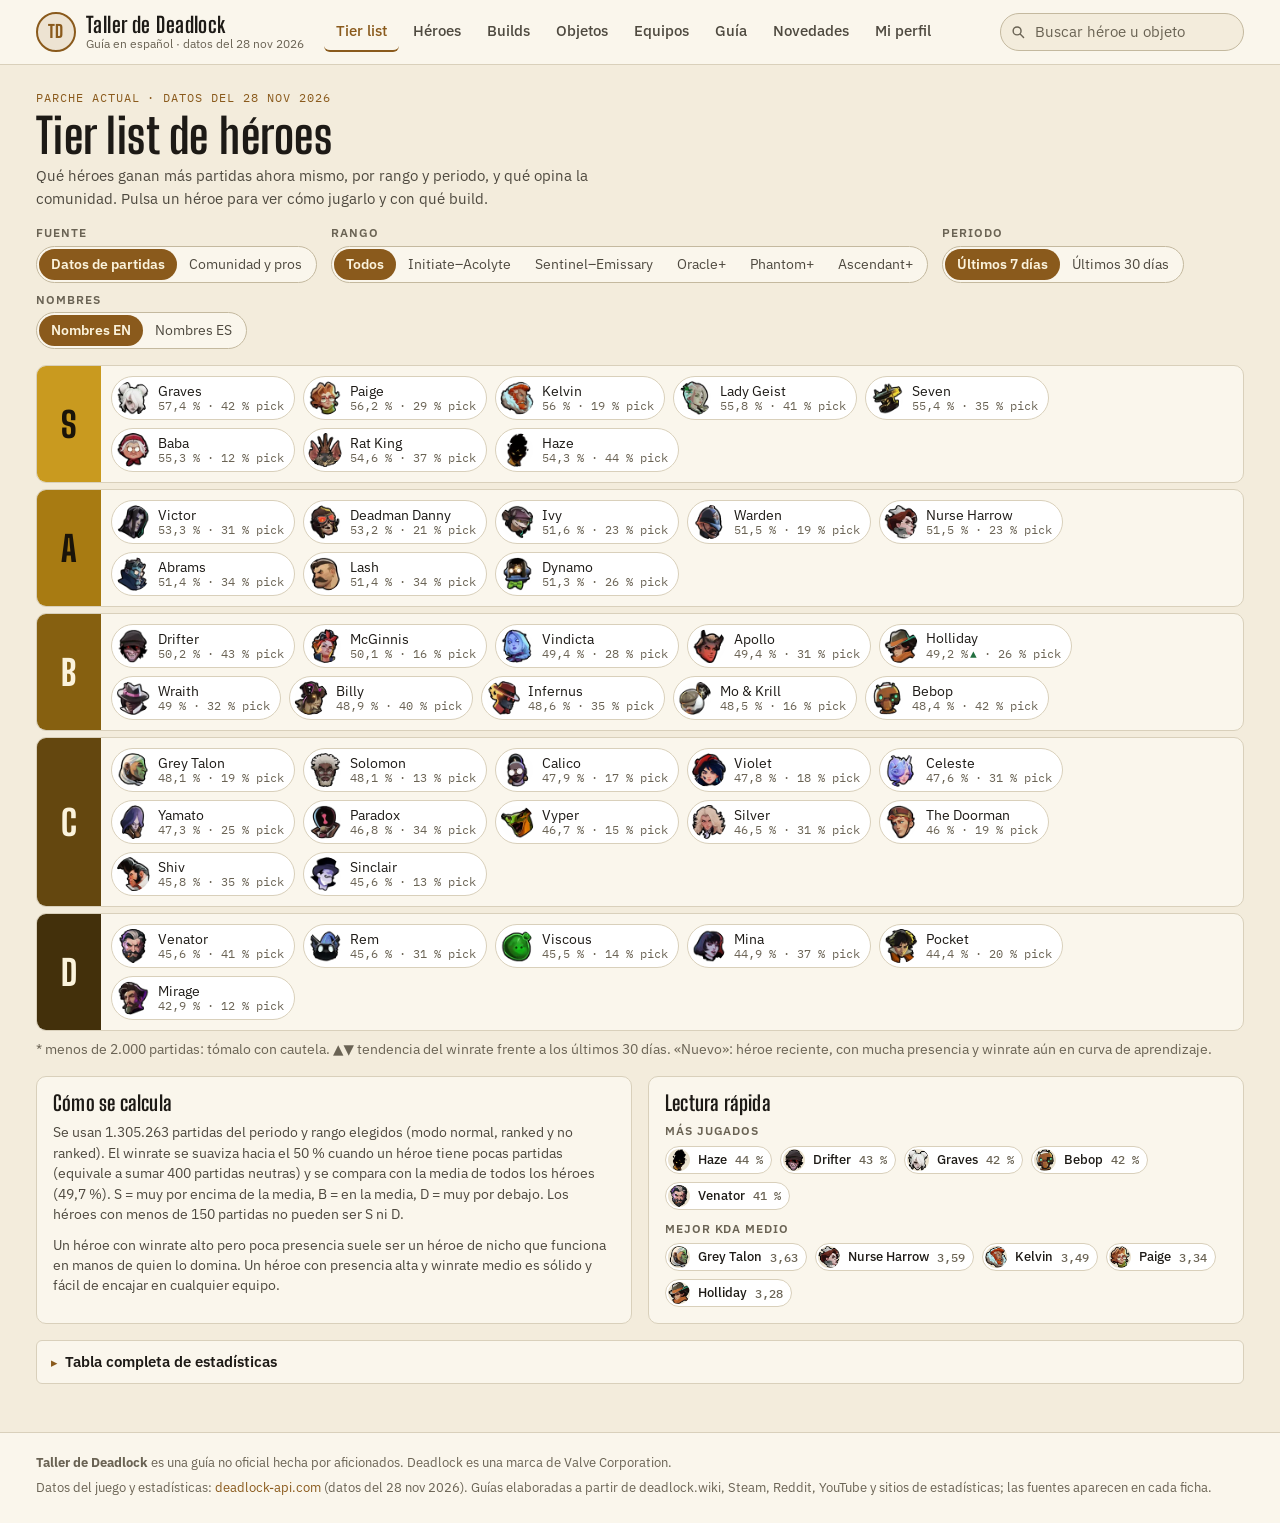
<file: index.html>
<!doctype html>
<html lang="es">
<head>
<meta charset="utf-8">
<meta name="viewport" content="width=device-width, initial-scale=1, viewport-fit=cover">
<style>:root{padding-top:env(safe-area-inset-top,0px);padding-bottom:env(safe-area-inset-bottom,0px)}body{margin:0}img{max-width:100%}[hidden]{display:none!important}</style>
<title>Taller de Deadlock</title>
<link rel="icon" href="assets/icono.ico">
<meta name="description" content="Tier list, builds, composiciones de equipo y guías de héroes de Deadlock en español, con datos del parche actual.">
<link rel="preconnect" href="https://fonts.googleapis.com">
<link rel="preconnect" href="https://fonts.gstatic.com" crossorigin>
<!-- Fuentes sin bloquear el pintado: se aplican al llegar (con display=swap) -->
<link rel="preload" as="style" href="https://fonts.googleapis.com/css2?family=Big+Shoulders+Display:wght@500;600;700;800&family=IBM+Plex+Sans:ital,wght@0,400;0,500;0,600;1,400&family=IBM+Plex+Mono:wght@400;500&display=swap" onload="this.onload=null;this.rel='stylesheet'">
<noscript><link rel="stylesheet" href="https://fonts.googleapis.com/css2?family=Big+Shoulders+Display:wght@500;600;700;800&family=IBM+Plex+Sans:ital,wght@0,400;0,500;0,600;1,400&family=IBM+Plex+Mono:wght@400;500&display=swap"></noscript>
<style>
/* ============================================================
   Taller de Deadlock — estilos
   Concepto: tablero de taller noir años 30: tinta verde-negra, latón y pergamino.
   Los tres colores de las categorías del juego (arma, vitalidad, espíritu) son
   identidad fija y siempre van acompañados de texto o icono.
   ============================================================ */
:root {
  color-scheme: dark;
  --bg: #121715;
  --bg-2: #181f1c;
  --bg-3: #212a26;
  --bg-4: #2a3530;
  --linea: #2e3a34;
  --linea-2: #3b4942;
  --fg: #ece4d2;
  --fg-2: #bdb5a4;
  --fg-3: #9a9482;
  --laton: #d9ad4e;
  --laton-2: #f0c972;
  --laton-bg: rgba(217, 173, 78, 0.12);
  --cobre: #c4703d;
  --arma: #c97d2d;
  --vit: #2a9c8c;
  --esp: #9a7de3;
  --arma-bg: rgba(201, 125, 45, 0.16);
  --vit-bg: rgba(42, 156, 140, 0.16);
  --esp-bg: rgba(154, 125, 227, 0.16);
  --tier-s: #e8bd55;
  --tier-a: #c99a3e;
  --tier-b: #a97f36;
  --tier-c: #86652f;
  --tier-d: #64502a;
  --tier-fg-claro: #1a1409;
  --sobre-laton: #1a1409;
  --tier-b-fg: #1a1409;
  --tier-fg-oscuro: #f3e7c6;
  --ok: #58b27a;
  --aviso: #d9a441;
  --mal: #dc735f;
  --sombra: 0 10px 30px rgba(0, 0, 0, 0.35);
  --icono-bg: #1b221e;
  --movil: #6f9cf2;
  --movil-bg: rgba(111, 156, 242, 0.16);
  --radio: 10px;
  --radio-s: 6px;
  --f-display: 'Big Shoulders Display', 'Oswald', 'Arial Narrow', Impact, sans-serif;
  --f-body: 'IBM Plex Sans', 'Segoe UI', system-ui, -apple-system, sans-serif;
  --f-mono: 'IBM Plex Mono', ui-monospace, 'Cascadia Mono', Consolas, monospace;
  --ancho: 1240px;
  --barra-alto: 64px;
}
@media (prefers-color-scheme: light) {
  :root:not([data-theme="dark"]) {
    color-scheme: light;
    --bg: #f3ecdc; --bg-2: #faf6ec; --bg-3: #ffffff; --bg-4: #ebe3d0;
    --linea: #d9d0bb; --linea-2: #c4b99f;
    --fg: #1d1a16; --fg-2: #4e493f; --fg-3: #6a6354;
    --laton: #8a5a1c; --laton-2: #6e4612; --laton-bg: rgba(138, 90, 28, 0.12);
    --cobre: #a3542a;
    --arma: #b85a0a; --vit: #0a8a5c; --esp: #6a3fc4;
    --arma-bg: rgba(184, 90, 10, 0.12); --vit-bg: rgba(10, 138, 92, 0.12); --esp-bg: rgba(106, 63, 196, 0.12);
    --tier-s: #c99a1f; --tier-a: #a87b12; --tier-b: #866010; --tier-c: #64470f; --tier-d: #43300b;
    --tier-fg-claro: #1a1409; --tier-fg-oscuro: #fbf3dc; --sobre-laton: #fbf3dc; --tier-b-fg: #fbf3dc;
    --movil: #2d5fc4; --movil-bg: rgba(45, 95, 196, 0.12);
    --ok: #237040; --aviso: #8f6210; --mal: #b7432f;
    --sombra: 0 10px 30px rgba(60, 40, 10, 0.12);
  }
}
:root[data-theme="light"] {
  color-scheme: light;
  --bg: #f3ecdc; --bg-2: #faf6ec; --bg-3: #ffffff; --bg-4: #ebe3d0;
  --linea: #d9d0bb; --linea-2: #c4b99f;
  --fg: #1d1a16; --fg-2: #4e493f; --fg-3: #6a6354;
  --laton: #8a5a1c; --laton-2: #6e4612; --laton-bg: rgba(138, 90, 28, 0.12);
  --cobre: #a3542a;
  --arma: #b85a0a; --vit: #0a8a5c; --esp: #6a3fc4;
  --arma-bg: rgba(184, 90, 10, 0.12); --vit-bg: rgba(10, 138, 92, 0.12); --esp-bg: rgba(106, 63, 196, 0.12);
  --tier-s: #c99a1f; --tier-a: #a87b12; --tier-b: #866010; --tier-c: #64470f; --tier-d: #43300b;
  --tier-fg-claro: #1a1409; --tier-fg-oscuro: #fbf3dc; --sobre-laton: #fbf3dc; --tier-b-fg: #fbf3dc;
  --movil: #2d5fc4; --movil-bg: rgba(45, 95, 196, 0.12);
  --ok: #237040; --aviso: #8f6210; --mal: #b7432f;
  --sombra: 0 10px 30px rgba(60, 40, 10, 0.12);
}

* { box-sizing: border-box; }
html { height: 100%; -webkit-text-size-adjust: 100%; overflow-x: clip; }
body {
  margin: 0; min-height: 100%;
  background: var(--bg); color: var(--fg);
  font-family: var(--f-body); font-size: 15px; line-height: 1.5;
  /* clip (no hidden): hidden convierte el body en contenedor de scroll y anula la cabecera fija (sticky) */
  overflow-x: clip;
}
body::before { content: ""; position: fixed; inset: 0 0 auto; height: env(safe-area-inset-top, 0px); z-index: 50; background: var(--bg-2); }
h1, h2, h3, h4 { font-family: var(--f-display); font-weight: 700; letter-spacing: 0.01em; line-height: 1.05; margin: 0; text-wrap: balance; }
h1 { font-size: clamp(2rem, 4vw, 3rem); }
h2 { font-size: clamp(1.5rem, 2.6vw, 2.1rem); }
h3 { font-size: 1.3rem; }
h4 { font-size: 1.05rem; font-family: var(--f-body); font-weight: 600; }
p { margin: 0 0 0.75em; }
a { color: var(--laton); text-decoration: none; }
a:hover { color: var(--laton-2); text-decoration: underline; }
img { max-width: 100%; display: block; }
button, input, select, textarea { font: inherit; color: inherit; }
button { cursor: pointer; }
:focus-visible { outline: 2px solid var(--laton); outline-offset: 2px; }
[hidden] { display: none !important; }
.visually-hidden { position: absolute; width: 1px; height: 1px; overflow: hidden; clip: rect(0 0 0 0); }
.num { font-family: var(--f-mono); font-variant-numeric: tabular-nums; }
.mono { font-family: var(--f-mono); }
.muted { color: var(--fg-3); }
.sec { color: var(--fg-2); }
.pequeno { font-size: 0.85rem; }
.etiqueta { font-size: 0.72rem; text-transform: uppercase; letter-spacing: 0.08em; color: var(--fg-3); font-weight: 600; }

/* ---------- Cabecera ---------- */
.cabecera { position: sticky; top: env(safe-area-inset-top, 0px); z-index: 40; background: var(--bg-2); border-bottom: 1px solid var(--linea); }
.cabecera-interior {
  max-width: var(--ancho); margin: 0 auto; min-height: var(--barra-alto);
  padding-left: max(16px, env(safe-area-inset-left, 0px)); padding-right: max(16px, env(safe-area-inset-right, 0px));
  display: grid; grid-template-columns: auto 1fr auto; align-items: center; gap: 12px 20px;
}
.marca { display: flex; align-items: center; gap: 10px; color: var(--fg); }
.marca:hover { text-decoration: none; }
.marca-sello { display: grid; place-items: center; width: 40px; height: 40px; border: 2px solid var(--laton); border-radius: 50%; font-family: var(--f-display); font-weight: 800; font-size: 1.1rem; color: var(--laton); background: var(--laton-bg); letter-spacing: 0.02em; }
.marca-texto { display: flex; flex-direction: column; line-height: 1.1; }
.marca-nombre { font-family: var(--f-display); font-weight: 700; font-size: 1.35rem; letter-spacing: 0.02em; }
.marca-sub { font-size: 0.72rem; color: var(--fg-3); }
.nav { display: flex; gap: 2px; overflow-x: auto; scrollbar-width: none; -ms-overflow-style: none; }
.nav::-webkit-scrollbar { display: none; }
.nav a { padding: 8px 12px; border-radius: var(--radio-s); color: var(--fg-2); font-weight: 500; white-space: nowrap; border-bottom: 2px solid transparent; }
.nav a:hover { color: var(--fg); background: var(--bg-3); text-decoration: none; }
.nav a.activo { color: var(--laton); border-bottom-color: var(--laton); background: transparent; }
.cabecera-acciones { position: relative; }
.buscador { display: flex; align-items: center; gap: 8px; padding: 6px 10px; border: 1px solid var(--linea-2); border-radius: 999px; background: var(--bg); color: var(--fg-3); min-width: 180px; }
.buscador:focus-within { border-color: var(--laton); color: var(--fg); }
.buscador input { border: 0; background: transparent; outline: 0; width: 100%; min-width: 0; color: var(--fg); }
.buscador input::placeholder { color: var(--fg-3); }
.buscador-resultados { position: absolute; right: 0; top: calc(100% + 6px); width: min(360px, 92vw); max-height: 60vh; overflow: auto; background: var(--bg-3); border: 1px solid var(--linea-2); border-radius: var(--radio); box-shadow: var(--sombra); padding: 6px; z-index: 60; }
.buscador-resultados a { display: flex; align-items: center; gap: 10px; padding: 6px 8px; border-radius: var(--radio-s); color: var(--fg); }
.buscador-resultados a:hover, .buscador-resultados a.sel { background: var(--bg-4); text-decoration: none; }
.buscador-resultados img { width: 28px; height: 28px; border-radius: 6px; object-fit: cover; }
.buscador-resultados .tipo { margin-left: auto; font-size: 0.72rem; color: var(--fg-3); text-transform: uppercase; letter-spacing: 0.06em; }
@media (max-width: 900px) {
  .cabecera-interior { grid-template-columns: 1fr auto; padding-block: 8px; }
  .cabecera-acciones { grid-row: 1; grid-column: 2; }
  .nav { grid-row: 2; grid-column: 1 / -1; margin: 0 -4px; }
  .marca-sub { display: none; }
  .buscador { min-width: 44px; }
  .buscador input { width: 120px; }
}
@media (max-width: 520px) {
  .buscador input { width: 84px; }
  .marca-nombre { font-size: 1.1rem; }
}

/* ---------- Estructura ---------- */
.vista { max-width: var(--ancho); margin: 0 auto; padding-left: max(16px, env(safe-area-inset-left, 0px)); padding-right: max(16px, env(safe-area-inset-right, 0px)); padding-block: 24px 48px; min-height: 60vh; }
.pie { border-top: 1px solid var(--linea); background: var(--bg-2); color: var(--fg-3); font-size: 0.82rem; }
.pie-interior { max-width: var(--ancho); margin: 0 auto; padding-left: max(16px, env(safe-area-inset-left, 0px)); padding-right: max(16px, env(safe-area-inset-right, 0px)); padding-block: 20px; }
.pie p { margin-bottom: 0.4em; }
.cargando { display: grid; place-items: center; gap: 12px; padding: 80px 0; color: var(--fg-3); }
.cargando-sello { width: 64px; height: 64px; border: 3px solid var(--laton); border-radius: 50%; display: grid; place-items: center; font-family: var(--f-display); font-weight: 800; font-size: 1.6rem; color: var(--laton); animation: latir 1.4s ease-in-out infinite; }
@keyframes latir { 0%, 100% { transform: scale(1); opacity: 1; } 50% { transform: scale(0.94); opacity: 0.7; } }
@media (prefers-reduced-motion: reduce) { .cargando-sello { animation: none; } * { transition: none !important; } }

.seccion { margin-bottom: 36px; }
.seccion-cab { display: flex; flex-wrap: wrap; align-items: end; justify-content: space-between; gap: 8px 16px; margin-bottom: 14px; }
.seccion-cab p { margin: 4px 0 0; color: var(--fg-2); max-width: 70ch; }
.pretitulo { font-family: var(--f-mono); font-size: 0.75rem; color: var(--laton); letter-spacing: 0.08em; text-transform: uppercase; margin-bottom: 4px; }
.intro { max-width: 72ch; color: var(--fg-2); }
.fila { display: flex; flex-wrap: wrap; gap: 8px; align-items: center; }
.fila.entre { justify-content: space-between; }
.col { display: flex; flex-direction: column; gap: 8px; }
.grid-2 { display: grid; grid-template-columns: repeat(auto-fit, minmax(300px, 1fr)); gap: 16px; }
.grid-3 { display: grid; grid-template-columns: repeat(auto-fit, minmax(260px, 1fr)); gap: 16px; }
.grid-2 > *, .grid-3 > * { min-width: 0; }

/* ---------- Controles ---------- */
.controles { display: flex; flex-wrap: wrap; gap: 8px 14px; align-items: center; margin-bottom: 16px; }
.control { display: flex; flex-direction: column; gap: 4px; min-width: 0; max-width: 100%; }
.segmento { display: inline-flex; border: 1px solid var(--linea-2); border-radius: 999px; padding: 2px; background: var(--bg-2); max-width: 100%; overflow-x: auto; scrollbar-width: none; }
.segmento button { border: 0; background: transparent; padding: 5px 12px; border-radius: 999px; color: var(--fg-2); font-size: 0.88rem; white-space: nowrap; }
.segmento button:hover { color: var(--fg); }
.segmento button.activo { background: var(--laton); color: var(--sobre-laton); font-weight: 600; }
.segmento button.activo.r-weapon { background: var(--arma); color: #fff; }
.segmento button.activo.r-vitality { background: var(--vit); color: #fff; }
.segmento button.activo.r-spirit { background: var(--esp); color: #fff; }
.select, .entrada { border: 1px solid var(--linea-2); border-radius: var(--radio-s); background: var(--bg-2); color: var(--fg); padding: 6px 10px; min-width: 0; }
.entrada:focus, .select:focus { border-color: var(--laton); outline: 0; }
textarea.entrada { resize: vertical; min-height: 60px; width: 100%; }
.boton { display: inline-flex; align-items: center; gap: 6px; border: 1px solid var(--linea-2); border-radius: var(--radio-s); background: var(--bg-3); color: var(--fg); padding: 7px 14px; font-weight: 500; line-height: 1.2; }
.boton:hover { border-color: var(--laton); color: var(--laton-2); text-decoration: none; }
.boton.primario { background: var(--laton); border-color: var(--laton); color: var(--sobre-laton); font-weight: 600; }
.boton.primario:hover { background: var(--laton-2); color: var(--sobre-laton); }
.boton.peligro:hover { border-color: var(--mal); color: var(--mal); }
.boton.mini { padding: 3px 8px; font-size: 0.8rem; }
.boton:disabled { opacity: 0.5; cursor: not-allowed; }
.chip { display: inline-flex; align-items: center; gap: 6px; padding: 3px 10px; border-radius: 999px; font-size: 0.78rem; font-weight: 600; border: 1px solid var(--linea-2); background: var(--bg-3); color: var(--fg-2); white-space: nowrap; }
.chip.r-weapon { color: var(--arma); background: var(--arma-bg); border-color: transparent; }
.chip.r-vitality { color: var(--vit); background: var(--vit-bg); border-color: transparent; }
.chip.r-spirit { color: var(--esp); background: var(--esp-bg); border-color: transparent; }
.chip.laton { color: var(--laton); background: var(--laton-bg); border-color: transparent; }
.chip.ok { color: var(--ok); } .chip.mal { color: var(--mal); } .chip.aviso { color: var(--aviso); }
.chip.boton-chip { cursor: pointer; }
.chip.boton-chip.activo { background: var(--laton); color: var(--sobre-laton); border-color: var(--laton); }
.r-weapon { --c: var(--arma); --c-bg: var(--arma-bg); }
.r-vitality { --c: var(--vit); --c-bg: var(--vit-bg); }
.r-spirit { --c: var(--esp); --c-bg: var(--esp-bg); }
.texto-arma { color: var(--arma); } .texto-vit { color: var(--vit); } .texto-esp { color: var(--esp); }

/* ---------- Tarjetas y tablas ---------- */
.tarjeta { background: var(--bg-2); border: 1px solid var(--linea); border-radius: var(--radio); padding: 16px; min-width: 0; }
.tarjeta.elevada { background: var(--bg-3); }
.tarjeta h3 { margin-bottom: 8px; }
.tarjeta .etiqueta { margin-bottom: 6px; }
.tabla-env { overflow-x: auto; }
.tabla { width: 100%; border-collapse: collapse; font-size: 0.9rem; }
.tabla th, .tabla td { padding: 7px 10px; text-align: left; border-bottom: 1px solid var(--linea); vertical-align: middle; }
.tabla th { font-size: 0.72rem; text-transform: uppercase; letter-spacing: 0.06em; color: var(--fg-3); font-weight: 600; }
.tabla td.num, .tabla th.num { text-align: right; }
.tabla tr:hover td { background: var(--bg-3); }
.tabla tr.clicable { cursor: pointer; }
.barra { position: relative; height: 8px; background: var(--bg-4); border-radius: 4px; overflow: hidden; min-width: 60px; }
.barra > i { position: absolute; inset: 0 auto 0 0; background: var(--c, var(--laton)); border-radius: 4px; }
.barra.centro > i { left: 50%; transform-origin: left; }
.barra.centro::after { content: ""; position: absolute; left: 50%; top: -2px; bottom: -2px; width: 1px; background: var(--fg-3); }
.medidor { display: grid; grid-template-columns: 96px 1fr auto; align-items: center; gap: 10px; font-size: 0.88rem; }
.medidor .barra { height: 10px; }
.insignia { display: inline-grid; place-items: center; min-width: 26px; height: 26px; padding: 0 6px; border-radius: 6px; font-family: var(--f-display); font-weight: 800; font-size: 1.05rem; letter-spacing: 0.04em; }
.t-S { background: var(--tier-s); color: var(--tier-fg-claro); }
.t-A { background: var(--tier-a); color: var(--tier-fg-claro); }
.t-B { background: var(--tier-b); color: var(--tier-b-fg); }
.t-C { background: var(--tier-c); color: var(--tier-fg-oscuro); }
.t-D { background: var(--tier-d); color: var(--tier-fg-oscuro); }
.t-sin { background: var(--bg-4); color: var(--fg-3); }
.vacio { padding: 28px; text-align: center; color: var(--fg-3); border: 1px dashed var(--linea-2); border-radius: var(--radio); }
.aviso-caja { padding: 10px 14px; border-left: 3px solid var(--aviso); background: var(--bg-3); border-radius: 0 var(--radio-s) var(--radio-s) 0; color: var(--fg-2); font-size: 0.9rem; }
.nota-caja { padding: 10px 14px; border-left: 3px solid var(--laton); background: var(--bg-3); border-radius: 0 var(--radio-s) var(--radio-s) 0; color: var(--fg-2); font-size: 0.9rem; }
details.plegable { border: 1px solid var(--linea); border-radius: var(--radio-s); background: var(--bg-2); }
details.plegable > summary { cursor: pointer; padding: 10px 14px; font-weight: 600; list-style: none; display: flex; align-items: center; gap: 8px; }
details.plegable > summary::before { content: "▸"; color: var(--laton); font-size: 0.8rem; transition: transform 0.15s; }
details.plegable[open] > summary::before { transform: rotate(90deg); }
details.plegable > summary::-webkit-details-marker { display: none; }
details.plegable > .contenido { padding: 0 14px 14px; }
.tabs { display: flex; gap: 4px; flex-wrap: wrap; border-bottom: 1px solid var(--linea); margin-bottom: 16px; }
.tabs button { border: 0; background: transparent; color: var(--fg-2); padding: 8px 12px; border-bottom: 2px solid transparent; margin-bottom: -1px; font-weight: 500; }
.tabs button.activo { color: var(--laton); border-bottom-color: var(--laton); }
.tabs button:hover { color: var(--fg); }

/* ---------- Héroes: chips, tarjetas, grid ---------- */
.heroe-chip { display: inline-flex; align-items: center; gap: 8px; padding: 4px 10px 4px 4px; border-radius: 999px; background: var(--bg-3); border: 1px solid var(--linea); color: var(--fg); font-size: 0.86rem; font-weight: 500; }
.heroe-chip:hover { border-color: var(--laton); text-decoration: none; background: var(--bg-4); }
.heroe-chip img { width: 30px; height: 30px; border-radius: 50%; object-fit: cover; background: var(--bg-4); }
.heroe-chip .num { color: var(--fg-3); font-size: 0.78rem; }
.heroe-chip.mini img { width: 22px; height: 22px; }
.heroe-chip.mini { padding: 2px 8px 2px 2px; font-size: 0.8rem; }
.icono-heroe { width: 36px; height: 36px; border-radius: 50%; object-fit: cover; background: var(--bg-4); }
.grid-heroes { display: grid; grid-template-columns: repeat(auto-fill, minmax(150px, 1fr)); gap: 12px; }
.tarjeta-heroe { position: relative; display: block; border-radius: var(--radio); overflow: hidden; background: var(--bg-3); border: 1px solid var(--linea); color: var(--fg); aspect-ratio: 3 / 4; }
.tarjeta-heroe img { width: 100%; height: 100%; object-fit: cover; object-position: top; transition: transform 0.25s; }
.tarjeta-heroe:hover img { transform: scale(1.04); }
.tarjeta-heroe:hover { text-decoration: none; border-color: var(--laton); }
.tarjeta-heroe .velo { position: absolute; inset: auto 0 0 0; padding: 36px 10px 10px; background: linear-gradient(to top, rgba(10, 12, 11, 0.95), rgba(10, 12, 11, 0.6) 55%, transparent); color: #f1ead9; }
.tarjeta-heroe .nombre { font-family: var(--f-display); font-weight: 700; font-size: 1.25rem; line-height: 1; }
.tarjeta-heroe .rol { font-size: 0.75rem; color: #c9c1ae; margin-top: 2px; }
.tarjeta-heroe .esquina { position: absolute; top: 8px; left: 8px; right: 40px; display: flex; flex-wrap: wrap; gap: 4px; }
.tarjeta-heroe .esquina-der { position: absolute; top: 8px; right: 8px; }
.arquetipo { display: inline-flex; align-items: center; gap: 5px; font-size: 0.72rem; font-weight: 600; text-transform: uppercase; letter-spacing: 0.05em; padding: 2px 8px; border-radius: 999px; background: rgba(0, 0, 0, 0.55); color: #fff; }
.arquetipo i { width: 8px; height: 8px; border-radius: 50%; background: var(--c, #fff); display: inline-block; }
.arq-arma { --c: var(--arma); } .arq-espiritu { --c: var(--esp); } .arq-vitalidad { --c: var(--vit); } .arq-hibrido { --c: var(--laton); }

/* ---------- Tier list ---------- */
.tier-tabla { display: flex; flex-direction: column; gap: 6px; }
.tier-fila { display: grid; grid-template-columns: 64px 1fr; border: 1px solid var(--linea); border-radius: var(--radio); background: var(--bg-2); overflow: hidden; }
.tier-letra { display: grid; place-items: center; font-family: var(--f-display); font-weight: 800; font-size: 2.2rem; letter-spacing: 0.02em; }
.tier-heroes { display: flex; flex-wrap: wrap; gap: 8px; padding: 10px; }
.tier-heroes:empty::after { content: "Ningún héroe en este nivel"; color: var(--fg-3); font-size: 0.85rem; padding: 6px; }
.tier-chip { display: inline-flex; align-items: center; gap: 8px; padding: 4px 10px 4px 4px; border-radius: 999px; background: var(--bg-3); border: 1px solid var(--linea); color: var(--fg); font-size: 0.86rem; }
.tier-chip:hover { border-color: var(--laton); text-decoration: none; }
.tier-chip img { width: 34px; height: 34px; border-radius: 50%; object-fit: cover; }
.tier-chip .datos { display: flex; flex-direction: column; line-height: 1.15; }
.tier-chip .datos .num { font-size: 0.72rem; color: var(--fg-3); }
.tier-chip .delta { font-size: 0.7rem; margin-left: 2px; }
.delta.sube { color: var(--ok); } .delta.baja { color: var(--mal); }
@media (max-width: 600px) { .tier-fila { grid-template-columns: 44px 1fr; } .tier-letra { font-size: 1.7rem; } .tier-chip .datos .num { display: none; } }

/* ---------- Página de héroe ---------- */
.heroe-cab { display: grid; grid-template-columns: 220px 1fr; gap: 24px; align-items: start; margin-bottom: 24px; }
.heroe-cab .carta { border-radius: var(--radio); overflow: hidden; border: 1px solid var(--linea); background: var(--bg-3); aspect-ratio: 3 / 4; }
.heroe-cab .carta img { width: 100%; height: 100%; object-fit: cover; object-position: top; }
.heroe-cab h1 { font-size: clamp(2.2rem, 5vw, 3.4rem); }
.heroe-cab .alias { color: var(--fg-3); font-family: var(--f-display); font-size: 1.3rem; font-weight: 500; }
.heroe-cab .rol-linea { color: var(--laton); font-weight: 600; margin: 4px 0 8px; }
.kpis { display: grid; grid-template-columns: repeat(auto-fit, minmax(110px, 1fr)); gap: 8px; margin-top: 12px; }
.kpi { background: var(--bg-2); border: 1px solid var(--linea); border-radius: var(--radio-s); padding: 8px 10px; }
.kpi .etiqueta { margin-bottom: 2px; }
.kpi .valor { font-family: var(--f-display); font-size: 1.5rem; font-weight: 700; line-height: 1; }
.kpi .valor small { font-size: 0.8rem; font-family: var(--f-body); color: var(--fg-3); font-weight: 400; }
@media (max-width: 700px) { .heroe-cab { grid-template-columns: 1fr; } .heroe-cab .carta { max-width: 220px; } }
.subnav { position: sticky; top: calc(var(--barra-alto) + env(safe-area-inset-top, 0px)); z-index: 30; background: var(--bg); padding: 6px 0; margin-bottom: 16px; display: flex; gap: 4px; overflow-x: auto; scrollbar-width: none; border-bottom: 1px solid var(--linea); }
.subnav::-webkit-scrollbar { display: none; }
.subnav a { padding: 6px 10px; border-radius: 999px; white-space: nowrap; color: var(--fg-2); font-size: 0.88rem; }
.subnav a:hover { background: var(--bg-3); text-decoration: none; color: var(--fg); }
@media (max-width: 900px) { .subnav { top: calc(var(--barra-alto) + 44px + env(safe-area-inset-top, 0px)); } }
.bloque { scroll-margin-top: 130px; margin-bottom: 32px; }
.bloque > h2 { margin-bottom: 12px; display: flex; align-items: baseline; gap: 10px; }
.bloque > h2 .sub { font-family: var(--f-body); font-size: 0.85rem; color: var(--fg-3); font-weight: 400; }
.arquetipo-panel { display: grid; grid-template-columns: 1.1fr 1fr; gap: 20px; }
@media (max-width: 800px) { .arquetipo-panel { grid-template-columns: 1fr; } }
.arquetipo-grande { display: flex; align-items: center; gap: 14px; margin-bottom: 12px; }
.arquetipo-grande .sello { width: 64px; height: 64px; border-radius: 50%; display: grid; place-items: center; border: 3px solid var(--c, var(--laton)); color: var(--c, var(--laton)); font-family: var(--f-display); font-weight: 800; font-size: 1.6rem; background: var(--c-bg, var(--laton-bg)); }
.arquetipo-grande .titulo { font-family: var(--f-display); font-size: 1.7rem; font-weight: 700; line-height: 1; }
.arquetipo-grande .titulo small { display: block; font-family: var(--f-body); font-size: 0.8rem; color: var(--fg-3); font-weight: 400; margin-top: 4px; }
.escalado { display: flex; flex-direction: column; gap: 8px; }
.fases { display: grid; grid-template-columns: repeat(3, 1fr); gap: 12px; }
.fase { background: var(--bg-2); border: 1px solid var(--linea); border-radius: var(--radio); padding: 14px; border-top: 3px solid var(--laton); }
.fase .etiqueta { color: var(--laton); margin-bottom: 6px; }
.fase p { font-size: 0.92rem; color: var(--fg-2); margin: 0; }
@media (max-width: 800px) { .fases { grid-template-columns: 1fr; } }
.habilidades { display: grid; grid-template-columns: repeat(auto-fit, minmax(260px, 1fr)); gap: 12px; }
.habilidad { background: var(--bg-2); border: 1px solid var(--linea); border-radius: var(--radio); padding: 14px; display: flex; flex-direction: column; gap: 8px; min-width: 0; }
.habilidad .cab { display: flex; gap: 10px; align-items: center; }
.habilidad .cab img { width: 48px; height: 48px; border-radius: 8px; background: var(--icono-bg); border: 1px solid var(--linea-2); }
/* Los iconos de habilidad son glifos blancos sobre transparente: siempre sobre fondo oscuro, también en tema claro */
.orden-paso img, .pa-boton img, .popular img[src*="abilities"], .secuencia img { background: var(--icono-bg) !important; }
.habilidad .cab .tecla { font-family: var(--f-mono); font-size: 0.72rem; color: var(--fg-3); }
.habilidad .cab .nombre { font-family: var(--f-display); font-size: 1.25rem; font-weight: 700; line-height: 1; }
.habilidad .cab .nombre small { display: block; font-family: var(--f-body); font-size: 0.75rem; color: var(--fg-3); font-weight: 400; margin-top: 3px; }
.habilidad .metas { display: flex; flex-wrap: wrap; gap: 6px; }
.habilidad .desc { font-size: 0.9rem; color: var(--fg-2); white-space: pre-line; }
.habilidad .mejoras { display: grid; gap: 4px; font-size: 0.84rem; }
.habilidad .mejora { display: grid; grid-template-columns: 44px 1fr; gap: 8px; padding: 5px 8px; background: var(--bg); border-radius: var(--radio-s); border: 1px solid var(--linea); }
.habilidad .mejora .pa { font-family: var(--f-mono); color: var(--laton); font-size: 0.78rem; white-space: nowrap; }
.habilidad .importantes { display: flex; flex-wrap: wrap; gap: 4px 12px; font-size: 0.82rem; color: var(--fg-2); }
.habilidad .importantes b { color: var(--fg); font-weight: 600; }
.atr { padding: 0 4px; border-radius: 4px; font-weight: 600; white-space: nowrap; }
.atr-SpiritDamage, .atr-TechPower, .atr-SpiritPower, .atr-Spirit { color: var(--esp); }
.atr-WeaponDamage, .atr-BulletDamage, .atr-Weapon, .atr-FireRate, .atr-BulletResist { color: var(--arma); }
.atr-Healing, .atr-Health, .atr-Heal, .atr-Lifesteal, .atr-BonusHealth, .atr-Vitality, .atr-HealthRegen, .atr-SpiritResist { color: var(--vit); }
.atr-Stun, .atr-Slow, .atr-Silence, .atr-Disarm, .atr-Root, .atr-Immobilize, .atr-Knockdown, .atr-Sleep, .atr-Knockup { color: var(--cobre); }
.orden-hab { display: flex; flex-wrap: wrap; gap: 6px; align-items: center; }
.orden-paso { display: inline-flex; flex-direction: column; align-items: center; gap: 3px; width: 56px; }
.orden-paso img { width: 40px; height: 40px; border-radius: 8px; border: 1px solid var(--linea-2); background: var(--bg-4); }
.orden-paso .n { font-family: var(--f-mono); font-size: 0.68rem; color: var(--fg-3); }
.orden-paso .nivel { font-size: 0.68rem; color: var(--laton); font-weight: 600; }
.orden-paso.desbloqueo img { border-color: var(--laton); }
.build-fases { display: grid; grid-template-columns: repeat(auto-fit, minmax(280px, 1fr)); gap: 12px; }
.build-fase { background: var(--bg-2); border: 1px solid var(--linea); border-radius: var(--radio); padding: 12px 14px; min-width: 0; }
.build-fase .cab { display: flex; justify-content: space-between; align-items: baseline; margin-bottom: 8px; gap: 8px; }
.build-fase .cab .etiqueta { color: var(--laton); }
.item-fila { display: grid; grid-template-columns: 44px 1fr; gap: 10px; padding: 7px 0; border-top: 1px solid var(--linea); align-items: start; }
.item-fila:first-of-type { border-top: 0; }
.item-fila img { width: 44px; height: 44px; border-radius: 8px; border: 2px solid var(--c, var(--linea-2)); background: var(--bg-4); cursor: pointer; }
.item-fila .nombre { font-weight: 600; display: flex; flex-wrap: wrap; gap: 4px 8px; align-items: baseline; cursor: pointer; }
.item-fila .nombre .coste { font-family: var(--f-mono); font-size: 0.75rem; color: var(--fg-3); font-weight: 400; }
.item-fila .porque { font-size: 0.86rem; color: var(--fg-2); margin-top: 2px; }
.obj-mini { display: inline-flex; align-items: center; gap: 6px; padding: 3px 8px 3px 3px; border-radius: 999px; background: var(--bg-3); border: 1px solid var(--linea); font-size: 0.82rem; cursor: pointer; color: var(--fg); }
.obj-mini img { width: 26px; height: 26px; border-radius: 6px; border: 1.5px solid var(--c, var(--linea-2)); }
.obj-mini:hover { border-color: var(--laton); }
.populares { display: grid; gap: 6px; }
.popular { display: grid; grid-template-columns: 36px 1fr 64px 64px; gap: 10px; align-items: center; font-size: 0.86rem; }
.popular img { width: 36px; height: 36px; border-radius: 8px; border: 1.5px solid var(--c, var(--linea-2)); cursor: pointer; }
.popular .nombre { cursor: pointer; }
.popular .barra { height: 6px; margin-top: 4px; }
.lista-heroes-mini { display: grid; gap: 6px; }
.vs { display: grid; grid-template-columns: auto 1fr auto; gap: 10px; align-items: center; font-size: 0.88rem; padding: 4px 0; }
.vs .porque { color: var(--fg-2); font-size: 0.84rem; }
.fuentes { font-size: 0.85rem; }
.fuentes li { margin-bottom: 4px; }
.videos { display: grid; grid-template-columns: repeat(auto-fit, minmax(260px, 1fr)); gap: 10px; }
.video { background: var(--bg-2); border: 1px solid var(--linea); border-radius: var(--radio-s); padding: 10px 12px; font-size: 0.88rem; }
.video a { font-weight: 600; }
.video .meta { color: var(--fg-3); font-size: 0.78rem; }
.stats-base { display: grid; grid-template-columns: repeat(auto-fit, minmax(150px, 1fr)); gap: 8px; }
.stat { display: flex; justify-content: space-between; gap: 8px; padding: 6px 10px; background: var(--bg-2); border: 1px solid var(--linea); border-radius: var(--radio-s); font-size: 0.88rem; }
.stat b { font-family: var(--f-mono); font-weight: 500; }
.build-com { background: var(--bg-2); border: 1px solid var(--linea); border-radius: var(--radio); padding: 12px 14px; }
.build-com .cab { display: flex; flex-wrap: wrap; justify-content: space-between; gap: 6px 12px; align-items: baseline; margin-bottom: 8px; }
.build-com .cab b { font-size: 1.02rem; }
.build-com .cat { margin: 6px 0; }
.build-com .cat .etiqueta { margin-bottom: 4px; }
.build-com .objs { display: flex; flex-wrap: wrap; gap: 4px; }
.build-com .objs img { width: 34px; height: 34px; border-radius: 7px; border: 1.5px solid var(--c, var(--linea-2)); cursor: pointer; background: var(--bg-4); }

/* ---------- Objetos ---------- */
.grid-objetos { display: grid; grid-template-columns: repeat(auto-fill, minmax(150px, 1fr)); gap: 10px; }
.obj-tile { display: flex; gap: 10px; align-items: center; padding: 8px; border-radius: var(--radio-s); background: var(--bg-2); border: 1px solid var(--linea); border-left: 3px solid var(--c, var(--linea-2)); cursor: pointer; text-align: left; min-width: 0; color: var(--fg); }
.obj-tile:hover { border-color: var(--laton); border-left-color: var(--c, var(--laton)); }
.obj-tile img { width: 44px; height: 44px; border-radius: 8px; background: var(--bg-4); flex-shrink: 0; }
.obj-tile .nombre { font-weight: 600; font-size: 0.88rem; line-height: 1.2; }
.obj-tile .sub { font-size: 0.75rem; color: var(--fg-3); font-family: var(--f-mono); }
.obj-tile .nombre-es { font-size: 0.74rem; color: var(--fg-3); }
.tienda { display: grid; grid-template-columns: repeat(3, 1fr); gap: 12px; }
.tienda-col { min-width: 0; padding: 10px; border-radius: var(--radio); background: var(--bg-2); border: 1px solid var(--linea); border-top: 3px solid var(--c, var(--linea-2)); }
.tienda-col .etiqueta { margin-bottom: 8px; }
@media (max-width: 760px) { .tienda { grid-template-columns: 1fr; } }
.panel { position: fixed; inset: 0; z-index: 70; display: grid; grid-template-columns: 1fr min(520px, 100%); }
.panel .fondo { background: rgba(0, 0, 0, 0.5); }
.panel .cuerpo { background: var(--bg-2); border-left: 1px solid var(--linea-2); overflow: auto; padding: 20px max(16px, env(safe-area-inset-right, 0px)) 40px 20px; padding-top: calc(20px + env(safe-area-inset-top, 0px)); box-shadow: var(--sombra); }
@media (max-width: 640px) { .panel { grid-template-columns: 1fr; grid-template-rows: 1fr auto; } .panel .fondo { min-height: 10vh; } .panel .cuerpo { max-height: 90vh; border-left: 0; border-top: 1px solid var(--linea-2); border-radius: 16px 16px 0 0; padding-left: max(16px, env(safe-area-inset-left, 0px)); } }
.panel .cerrar { float: right; border: 0; background: var(--bg-3); border-radius: 50%; width: 36px; height: 36px; font-size: 1.2rem; color: var(--fg-2); }
.panel .cerrar:hover { color: var(--fg); background: var(--bg-4); }
.obj-detalle .cab { display: flex; gap: 14px; align-items: center; margin-bottom: 12px; }
.obj-detalle .cab img { width: 72px; height: 72px; border-radius: 12px; border: 2px solid var(--c, var(--linea-2)); background: var(--bg-4); }
.obj-detalle h2 { font-size: 1.8rem; }
.obj-detalle .stats-lista { display: grid; grid-template-columns: repeat(auto-fit, minmax(160px, 1fr)); gap: 6px; margin: 10px 0; }
.obj-detalle .desc { white-space: pre-line; color: var(--fg-2); font-size: 0.92rem; }
.obj-detalle h4, .obj-detalle h3.sub { margin: 14px 0 6px; color: var(--laton); font-size: 1.05rem; font-family: var(--f-body); font-weight: 600; }
.etiquetas-obj { display: flex; flex-wrap: wrap; gap: 4px; }
.etiquetas-obj .chip { font-size: 0.72rem; }

/* ---------- Builds (creador) ---------- */
.builds-lista { display: grid; grid-template-columns: repeat(auto-fill, minmax(280px, 1fr)); gap: 12px; }
.build-tarjeta { background: var(--bg-2); border: 1px solid var(--linea); border-radius: var(--radio); padding: 12px 14px; display: flex; gap: 12px; align-items: center; cursor: pointer; min-width: 0; }
.build-tarjeta:hover { border-color: var(--laton); }
.build-tarjeta img { width: 48px; height: 48px; border-radius: 50%; object-fit: cover; }
.build-tarjeta .info { min-width: 0; flex: 1; }
.build-tarjeta .info b { display: block; overflow: hidden; text-overflow: ellipsis; white-space: nowrap; }
.build-tarjeta .info small { color: var(--fg-3); }
.builder { display: grid; grid-template-columns: minmax(0, 1fr); gap: 24px; }
.builder .pa-tablero { max-width: 900px; }
.builder-cab { display: grid; grid-template-columns: auto 1fr; gap: 14px; align-items: center; margin-bottom: 16px; }
.builder-cab img { width: 64px; height: 64px; border-radius: 50%; object-fit: cover; }
.builder-cab input.titulo { font-family: var(--f-display); font-size: 1.6rem; font-weight: 700; width: 100%; background: transparent; border: 0; border-bottom: 1px dashed var(--linea-2); padding: 2px 0; }
.builder-cab input.titulo:focus { outline: 0; border-bottom-color: var(--laton); }
.pa-tablero { display: grid; gap: 10px; }
.pa-botones { display: grid; grid-template-columns: repeat(4, 1fr); gap: 8px; }
.pa-boton { border: 1px solid var(--linea-2); background: var(--bg-2); border-radius: var(--radio-s); padding: 8px 6px; display: flex; flex-direction: column; align-items: center; gap: 4px; color: var(--fg); min-width: 0; }
.pa-boton img { width: 44px; height: 44px; border-radius: 8px; background: var(--bg-4); }
.pa-boton .nombre { font-size: 0.74rem; text-align: center; line-height: 1.15; max-width: 100%; overflow: hidden; text-overflow: ellipsis; }
.pa-boton .nivel { font-family: var(--f-mono); font-size: 0.72rem; color: var(--laton); }
.pa-boton:hover { border-color: var(--laton); }
.pa-boton:disabled { opacity: 0.45; cursor: not-allowed; }
.pa-boton.pendiente { border-style: dashed; }
.secuencia { display: flex; flex-wrap: wrap; gap: 6px; min-height: 60px; padding: 8px; background: var(--bg); border: 1px dashed var(--linea-2); border-radius: var(--radio-s); }
.secuencia .orden-paso { cursor: pointer; }
.secuencia .orden-paso:hover img { border-color: var(--mal); }
.resumen-pa { display: flex; flex-wrap: wrap; gap: 6px 14px; font-size: 0.85rem; color: var(--fg-2); }
.categorias { display: grid; gap: 12px; }
.categoria { background: var(--bg-2); border: 1px solid var(--linea); border-radius: var(--radio); padding: 12px 14px; }
.categoria .cab { display: flex; gap: 8px; align-items: center; margin-bottom: 8px; }
.categoria .cab input { flex: 1; width: 0; background: transparent; border: 0; border-bottom: 1px dashed var(--linea-2); font-weight: 600; padding: 2px 0; min-width: 0; }
.categoria .cab input:focus { outline: 0; border-bottom-color: var(--laton); }
.categoria .total { font-family: var(--f-mono); font-size: 0.78rem; color: var(--fg-3); white-space: nowrap; }
.categoria .items { display: grid; gap: 6px; }
.cat-item { display: grid; grid-template-columns: 40px 1fr auto; gap: 8px; align-items: start; padding: 6px; background: var(--bg); border: 1px solid var(--linea); border-radius: var(--radio-s); }
.cat-item img { width: 40px; height: 40px; border-radius: 8px; border: 2px solid var(--c, var(--linea-2)); cursor: pointer; }
.cat-item .nombre { font-weight: 600; font-size: 0.9rem; }
.cat-item .nombre .coste { font-family: var(--f-mono); font-size: 0.72rem; color: var(--fg-3); font-weight: 400; margin-left: 6px; }
.cat-item textarea { width: 100%; border: 0; background: transparent; border-bottom: 1px dashed var(--linea); font-size: 0.84rem; color: var(--fg-2); resize: vertical; min-height: 24px; padding: 2px 0; }
.cat-item textarea:focus { outline: 0; border-bottom-color: var(--laton); }
.cat-item .acciones { display: flex; flex-direction: column; gap: 4px; }
.cat-item .acciones button { border: 0; background: var(--bg-3); border-radius: 6px; width: 28px; height: 26px; color: var(--fg-2); font-size: 0.85rem; }
.cat-item .acciones button:hover { color: var(--fg); background: var(--bg-4); }
.ranuras { display: grid; grid-template-columns: repeat(3, 1fr); gap: 8px; }
.ranura { padding: 8px 10px; border-radius: var(--radio-s); background: var(--c-bg); border: 1px solid transparent; font-size: 0.82rem; }
.ranura b { color: var(--c); font-family: var(--f-display); font-size: 1.3rem; display: block; line-height: 1; }
.catalogo { display: grid; grid-template-rows: auto auto 1fr; gap: 10px; height: 100%; min-height: 0; }
.catalogo .lista { overflow: auto; display: grid; grid-template-columns: repeat(auto-fill, minmax(150px, 1fr)); gap: 8px; align-content: start; }
.modal { position: fixed; inset: 0; z-index: 80; display: grid; place-items: center; padding: max(16px, env(safe-area-inset-left, 0px)); background: rgba(0, 0, 0, 0.55); }
.modal .caja { background: var(--bg-2); border: 1px solid var(--linea-2); border-radius: var(--radio); width: min(900px, 100%); max-height: min(85vh, 900px); display: flex; flex-direction: column; box-shadow: var(--sombra); overflow: hidden; }
.modal .caja > .cab { display: flex; justify-content: space-between; align-items: center; padding: 12px 16px; border-bottom: 1px solid var(--linea); }
.modal .caja > .contenido { padding: 14px 16px; overflow: auto; min-height: 0; }
.toasts { position: fixed; bottom: calc(16px + env(safe-area-inset-bottom, 0px)); left: 16px; right: 16px; z-index: 90; display: flex; flex-direction: column; align-items: center; gap: 6px; pointer-events: none; }
.toast { background: var(--bg-3); border: 1px solid var(--laton); color: var(--fg); padding: 8px 14px; border-radius: 14px; max-width: 520px; font-size: 0.88rem; box-shadow: var(--sombra); }
.toast.con-accion { pointer-events: auto; display: flex; align-items: center; gap: 10px; padding: 6px 8px 6px 14px; }
.codigo { font-family: var(--f-mono); font-size: 0.78rem; background: var(--bg); border: 1px solid var(--linea); border-radius: var(--radio-s); padding: 10px; word-break: break-all; max-height: 160px; overflow: auto; }

/* ---------- Equipos ---------- */
.armador { display: grid; grid-template-columns: 1fr 1fr; gap: 16px; }
@media (max-width: 800px) { .armador { grid-template-columns: 1fr; } }
.equipo { background: var(--bg-2); border: 1px solid var(--linea); border-radius: var(--radio); padding: 14px; }
.equipo.nuestro { border-top: 3px solid var(--laton); }
.equipo.rival { border-top: 3px solid var(--mal); }
.slots { display: grid; grid-template-columns: repeat(6, 1fr); gap: 6px; margin: 10px 0; }
.slot { aspect-ratio: 1; border-radius: 10px; border: 1px dashed var(--linea-2); background: var(--bg); display: grid; place-items: center; position: relative; overflow: hidden; }
.slot img { width: 100%; height: 100%; object-fit: cover; }
.slot button.quitar { position: absolute; top: 2px; right: 2px; border: 0; background: rgba(0, 0, 0, 0.6); color: #fff; border-radius: 50%; width: 20px; height: 20px; font-size: 0.7rem; line-height: 1; }
.slot .mas { color: var(--fg-3); font-size: 1.4rem; }
.lista-sinergia { display: grid; gap: 4px; font-size: 0.88rem; }
.lista-sinergia .fila-s { display: grid; grid-template-columns: 1fr auto; gap: 8px; align-items: center; padding: 4px 8px; border-radius: var(--radio-s); background: var(--bg); }
.chequeo { display: grid; gap: 4px; font-size: 0.88rem; }
.chequeo div { display: flex; gap: 8px; align-items: center; }
.chequeo .ok { color: var(--ok); } .chequeo .falta { color: var(--aviso); }
.comp-tarjeta { background: var(--bg-2); border: 1px solid var(--linea); border-radius: var(--radio); padding: 14px; display: flex; flex-direction: column; gap: 8px; min-width: 0; }
.comp-tarjeta .heroes { display: flex; flex-wrap: wrap; gap: 4px; }
.comp-tarjeta .heroes img { width: 40px; height: 40px; border-radius: 50%; border: 2px solid var(--linea-2); }
.comp-tarjeta p { font-size: 0.9rem; color: var(--fg-2); margin: 0; }

/* ---------- Guía ---------- */
.guia { display: grid; grid-template-columns: 220px minmax(0, 1fr); gap: 24px; }
.guia .indice { position: sticky; top: calc(var(--barra-alto) + 16px + env(safe-area-inset-top, 0px)); align-self: start; display: flex; flex-direction: column; gap: 2px; font-size: 0.9rem; }
@media (max-width: 800px) { .guia { grid-template-columns: minmax(0, 1fr); } .guia .indice { position: static; flex-direction: row; flex-wrap: wrap; gap: 4px; } }
.prosa { min-width: 0; }
.guia .indice a { padding: 4px 8px; border-radius: var(--radio-s); color: var(--fg-2); }
.guia .indice a:hover { background: var(--bg-3); text-decoration: none; }
.prosa { max-width: 72ch; }
.prosa h2 { margin: 28px 0 10px; scroll-margin-top: 90px; }
.prosa h3 { margin: 18px 0 8px; }
.prosa p, .prosa li { color: var(--fg-2); }
.prosa ul { padding-left: 1.2em; }
.prosa li { margin-bottom: 4px; }
.prosa strong { color: var(--fg); }
.prosa table { font-size: 0.9rem; }
.glosario dt { font-weight: 600; margin-top: 8px; }
.glosario dd { margin: 0; color: var(--fg-2); }
.parche { border-left: 3px solid var(--laton); padding: 8px 14px; margin-bottom: 12px; background: var(--bg-2); border-radius: 0 var(--radio-s) var(--radio-s) 0; }
.parche .fecha { font-family: var(--f-mono); font-size: 0.78rem; color: var(--laton); }
.parche ul { margin: 6px 0 0; padding-left: 1.2em; color: var(--fg-2); font-size: 0.9rem; }

/* ---------- Build por fases (como en el juego: núcleo a la izquierda, situacionales a la derecha) ---------- */
.build-por-fases { display: flex; flex-direction: column; gap: 12px; }
.acciones-build { gap: 8px; }
.linea-juego { display: grid; grid-template-columns: minmax(0, 1fr) auto; gap: 2px 10px; align-items: center; padding: 6px 10px; background: var(--bg); border: 1px dashed var(--linea-2); border-radius: var(--radio-s); }
.linea-juego .etiqueta { margin: 0; grid-column: 1 / -1; }
.linea-juego .texto { font-size: 0.82rem; color: var(--fg); overflow-wrap: anywhere; }
.lineas-categoria { display: grid; gap: 6px; }
.ayuda-juego ol { margin: 0; padding-left: 1.2em; }
.ayuda-juego li { margin-bottom: 4px; }
.fase-fila { display: grid; grid-template-columns: minmax(0, 1fr) minmax(0, 1fr); gap: 12px; align-items: start; }
.fase-fila.sin-opcional { grid-template-columns: minmax(0, 1fr); }
@media (max-width: 960px) { .fase-fila { grid-template-columns: minmax(0, 1fr); } }
.panel-fase { background: var(--bg-2); border: 1px solid var(--linea); border-radius: var(--radio); padding: 0 12px 12px; display: flex; flex-direction: column; gap: 10px; min-width: 0; }
.panel-fase-cab { display: flex; justify-content: space-between; align-items: flex-start; gap: 8px; margin: 0 -12px; padding: 10px 12px; background: var(--bg-3); border-bottom: 2px solid var(--laton); border-radius: var(--radio) var(--radio) 0 0; }
.panel-fase-cab h3 { margin: 0; }
.panel-fase-cab p { margin: 4px 0 0; }
.panel-fase.opcional { border-style: dashed; }
.panel-fase.opcional .panel-fase-cab { border-bottom-color: var(--fg-3); }
.opcional-chip { font-size: 0.66rem; letter-spacing: 0.08em; text-transform: uppercase; color: var(--laton); background: var(--laton-bg); border-color: transparent; vertical-align: middle; }
.compras { display: flex; flex-direction: column; gap: 8px; }
.compra { display: grid; grid-template-columns: 56px minmax(0, 1fr); gap: 10px; padding: 8px; background: var(--bg); border: 1px solid var(--linea); border-left: 3px solid var(--c, var(--linea-2)); border-radius: var(--radio-s); }
.compra.situacional { background: transparent; }
.tile-obj { position: relative; width: 56px; height: 56px; padding: 0; border: 2px solid var(--c, var(--linea-2)); border-radius: 8px; background: var(--c-bg, var(--bg-4)); overflow: hidden; }
.tile-obj img { width: 100%; height: 100%; object-fit: cover; }
.tile-obj .tier { position: absolute; top: 0; right: 0; min-width: 18px; padding: 1px 4px; font-family: var(--f-display); font-weight: 800; font-size: 0.72rem; line-height: 1.2; color: #fff; background: var(--c, var(--fg-3)); border-bottom-left-radius: 6px; }
.tile-obj:hover { border-color: var(--laton); }
.compra-cuerpo { min-width: 0; display: flex; flex-direction: column; gap: 4px; }
.compra-cab { display: flex; flex-wrap: wrap; align-items: baseline; gap: 4px 8px; }
.compra-nombre { border: 0; background: none; padding: 0; color: var(--fg); font-weight: 700; font-size: 0.95rem; text-align: left; }
.compra-nombre:hover { color: var(--laton-2); text-decoration: underline; }
.compra-chip { font-size: 0.72rem; color: var(--laton); background: var(--laton-bg); border-color: transparent; white-space: normal; max-width: 100%; }
.compra p { margin: 0; font-size: 0.86rem; color: var(--fg-2); }
.compra p b { color: var(--fg); font-weight: 600; }
.compra-cuando { color: var(--fg) !important; }
.compra-nota { display: flex; align-items: center; gap: 8px; margin-top: 2px; padding: 4px 6px; border-radius: var(--radio-s); background: var(--bg-2); }
.compra-nota .mono { flex: 1; min-width: 0; font-size: 0.76rem; color: var(--fg-3); overflow-wrap: anywhere; }
.vender .col { gap: 6px; }
.vender-fila { display: grid; grid-template-columns: auto minmax(0, 1fr); gap: 10px; align-items: center; }
@media (max-width: 520px) { .vender-fila { grid-template-columns: minmax(0, 1fr); } }

/* ---------- Plan de mapa ---------- */
.puentes { display: flex; flex-direction: column; gap: 8px; }
.puente { padding: 8px 10px; border-radius: var(--radio-s); background: var(--bg); border: 1px solid var(--linea); border-left: 4px solid var(--c); }
.puente-cab { display: flex; flex-wrap: wrap; align-items: center; gap: 4px 8px; }
.puente-prio { display: inline-grid; place-items: center; width: 24px; height: 24px; border-radius: 50%; background: var(--c); color: #fff; font-weight: 700; font-size: 0.8rem; }
.puente p { margin: 4px 0 0; }
.cronologia { list-style: none; margin: 0; padding: 0; display: flex; flex-direction: column; gap: 0; }
.cronologia li { display: grid; grid-template-columns: 104px minmax(0, 1fr); gap: 10px; padding: 7px 0; border-top: 1px solid var(--linea); font-size: 0.9rem; color: var(--fg-2); }
.cronologia li:first-child { border-top: 0; }
.cron-min { font-weight: 600; color: var(--laton); }
.ruta-grid { display: grid; grid-template-columns: minmax(0, 520px) minmax(0, 1fr); gap: 16px; align-items: start; }
@media (max-width: 800px) { .ruta-grid { grid-template-columns: minmax(0, 1fr); } }
.pasos-ruta { margin: 6px 0 10px; padding-left: 1.3em; }
.pasos-ruta li { margin-bottom: 6px; }
.minimapa { margin: 0; max-width: 520px; width: 100%; position: relative; }
.minimapa svg { display: block; width: 100%; height: auto; aspect-ratio: 1; background: #1f2421; border-radius: var(--radio); border: 1px solid var(--linea-2); }
.boton-mapa { position: absolute; top: 8px; right: 8px; font: inherit; font-size: 12px; font-weight: 600; padding: 5px 10px; border-radius: 999px; border: 1px solid var(--linea-2); background: rgba(13,17,16,.82); color: #f3eee2; cursor: pointer; }
.boton-mapa:hover, .boton-mapa:focus-visible { border-color: var(--laton); }
.mapa-grande .minimapa { max-width: 760px; }
.leyenda-mapa { display: flex; flex-wrap: wrap; gap: 4px 12px; margin-top: 6px; font-size: 0.76rem; color: var(--fg-3); }
.leyenda-mapa span { display: inline-flex; align-items: center; gap: 5px; }
.leyenda-mapa i { display: inline-block; width: 11px; height: 11px; box-sizing: border-box; }

/* ---------- Objetos: cuándo comprar y quién lo compra ---------- */
.cuando-caja { margin-top: 12px; padding: 10px 12px; border-radius: var(--radio-s); background: var(--bg-3); border-left: 3px solid var(--laton); }
.cuando-caja h4, .cuando-caja h3.sub { margin-top: 0 !important; }
.cuando-caja ul { margin: 4px 0 8px; padding-left: 1.2em; }
.lista-compradores { display: flex; flex-direction: column; gap: 4px; }
.comprador { display: grid; grid-template-columns: 10.5rem minmax(0, 1fr); gap: 8px; align-items: center; }

/* ---------- Creador: categorías opcionales ---------- */
.categoria.opcional { border-style: dashed; }
/* Como en el editor del juego: núcleo a la izquierda y su categoría opcional a la derecha */
@media (min-width: 961px) {
  .categorias { grid-template-columns: minmax(0, 1fr) minmax(0, 1fr); align-items: start; }
  .categoria { grid-column: 1; }
  .categoria.opcional { grid-column: 2; }
}
@media (max-width: 960px) { .categoria.opcional { margin-left: 14px; } }
.cat-desc { display: grid; grid-template-columns: minmax(0, 1fr) auto; gap: 6px; align-items: start; margin: 0 0 8px; }
.cat-desc textarea { min-height: 2.6em; font-size: 0.84rem; }
.cat-opciones { display: flex; flex-wrap: wrap; gap: 4px 12px; align-items: center; margin: -2px 0 8px; }
.cat-opciones label { display: inline-flex; align-items: center; gap: 4px; cursor: pointer; color: var(--fg-2); }
.cat-compra { font-size: 0.72rem; color: var(--laton); margin: 2px 0; }
.ficha-dl { display: grid; grid-template-columns: max-content minmax(0, 1fr); gap: 6px 16px; margin: 0 0 12px; max-width: 80ch; }
.ficha-dl dt { font-weight: 600; color: var(--fg); }
.ficha-dl dd { margin: 0; color: var(--fg-2); }
@media (max-width: 640px) { .ficha-dl { grid-template-columns: minmax(0, 1fr); } .ficha-dl dd { margin-bottom: 6px; } }

.lista-aclaracion { margin: 6px 0 0; padding-left: 18px; display: grid; gap: 4px; }
.panel-fase-cab > .num { white-space: nowrap; }

/* ---------- Build por fases: compacto y fácil de calcar ---------- */
.saltos-fase { display: flex; flex-wrap: wrap; align-items: center; gap: 6px; }
.saltos-fase .etiqueta { margin: 0 4px 0 0; }
.saltos-fase a { padding: 6px 12px; border-radius: 999px; border: 1px solid var(--linea-2); color: var(--fg-2); font-size: 0.86rem; }
.saltos-fase a:hover { color: var(--fg); border-color: var(--laton); text-decoration: none; }
.panel-fase, .vender { scroll-margin-top: 130px; }
.orden-compra { display: flex; flex-wrap: wrap; gap: 6px; }
.orden-compra .tile-obj { width: 38px; height: 38px; }
.orden-compra .tile-obj .tier { display: none; }
.panel-fase-cab .muted { color: var(--fg-2); }
.compra-mas summary { cursor: pointer; font-size: 0.8rem; font-weight: 600; color: var(--fg-2); list-style: none; display: inline-flex; align-items: center; gap: 4px; }
.compra-mas summary::-webkit-details-marker { display: none; }
.compra-mas summary::before { content: "▸"; font-size: 0.7rem; transition: transform .15s; }
.compra-mas[open] summary::before { transform: rotate(90deg); }
.compra-mas[open] summary { margin-bottom: 2px; }
.opcional-plegable > summary { list-style: none; cursor: pointer; }
.opcional-plegable > summary::-webkit-details-marker { display: none; }
.opcional-plegable > summary h3::after { content: " ▾"; font-size: 0.8rem; color: var(--fg-3); }
.opcional-plegable:not([open]) > summary h3::after { content: " ▸"; }
.opcional-plegable > summary { margin-bottom: 10px; }
.opcional-plegable:not([open]) > summary { margin-bottom: -12px; border-radius: var(--radio); }
.opcional-plegable > .lineas-categoria, .opcional-plegable > .compras { margin-bottom: 10px; }
.plan-mapa .grid-2 { align-items: start; }
.chip.mal { color: color-mix(in srgb, var(--mal) 78%, var(--fg)); }
.tile-obj .tier { color: #1a1409; }
@media (max-width: 520px) {
  .compra-nota { flex-wrap: wrap; }
  .compra-nota .mono { flex: 1 1 100%; }
  .categoria .cab { flex-wrap: wrap; }
  .categoria .cab input { flex: 1 1 100%; width: auto; font-size: 1rem; }
  .vender-fila { gap: 4px; padding-bottom: 10px; border-bottom: 1px solid var(--linea); }
}

/* ---------- Pantallas táctiles (al final para que no lo pisen las reglas base) ---------- */
@media (pointer: coarse) {
  .boton, .boton.mini, .segmento button, .boton-mapa, .chip.boton-chip, .subnav a, .saltos-fase a { min-height: 40px; }
  .boton.mini { padding: 8px 12px; }
  .segmento button { padding: 8px 14px; }
  .slot button.quitar { width: 32px; height: 32px; font-size: 0.85rem; }
  .cat-item .acciones { gap: 6px; }
  .cat-item .acciones button { width: 38px; height: 36px; }
  .cat-opciones input[type=checkbox] { width: 20px; height: 20px; }
  .cat-opciones label { padding: 6px 0; display: inline-flex; align-items: center; gap: 6px; }
  .compra-mas summary { padding: 6px 0; }
}
.ruta-titulo { font-size: 1.05rem; margin: 0 0 4px; }
.info-mapa { margin: 6px 0 0; min-height: 1.4em; }

/* ---------- Guía del mapa ---------- */
.indice-mapa { margin-bottom: 18px; }
.guia-mapa .seccion { scroll-margin-top: 130px; }
.ficha-dl.compacta { grid-template-columns: 96px minmax(0, 1fr); gap: 4px 10px; }
.lista-ventanas { margin: 6px 0 0; padding-left: 1.3em; display: grid; gap: 4px; }
.tabla td.nowrap { white-space: nowrap; }
.tabla-campamentos td { vertical-align: top; }
.tabla .col-ancha { min-width: 240px; }
/* En móvil, las tablas anchas se leen como tarjetas: cada celda con su etiqueta delante */
@media (max-width: 640px) {
  .tabla-tarjetas, .tabla-tarjetas tbody, .tabla-tarjetas tr, .tabla-tarjetas td { display: block; width: 100%; }
  .tabla-tarjetas thead { display: none; }
  .tabla-tarjetas tr { border: 1px solid var(--linea); border-radius: var(--radio-s); padding: 8px 10px; margin-bottom: 8px; background: var(--bg-2); }
  .tabla-tarjetas td { border: 0; padding: 3px 0; display: grid; grid-template-columns: 104px minmax(0, 1fr); gap: 8px; text-align: left !important; white-space: normal !important; }
  .tabla-tarjetas td::before { content: attr(data-label); font-size: 0.72rem; text-transform: uppercase; letter-spacing: 0.05em; color: var(--fg-3); font-weight: 600; padding-top: 2px; }
  .tabla-tarjetas td:first-child { grid-template-columns: minmax(0, 1fr); }
  .tabla-tarjetas td:first-child::before { display: none; }
  .tabla-tarjetas tr:hover td { background: transparent; }
  .tabla .col-ancha { min-width: 0; }
}

/* ---------- Velocidad: los bloques de la ficha no se maquetan hasta que se acercan a la pantalla ---------- */
.vista .bloque { content-visibility: auto; contain-intrinsic-size: auto 1500px; }
#vista.sin-cv .bloque { content-visibility: visible; }
@media print { .vista .bloque { content-visibility: visible; } }
.subnav a.activo { background: var(--bg-3); color: var(--fg); }
.vacio.cargando { padding: 40px 0; text-align: center; color: var(--fg-3); }
/* Pantallas muy anchas: más sitio para las dos columnas de cada fase */
@media (min-width: 1600px) { :root { --ancho: 1440px; } }

/* ---------- Ajustes de la 2.ª revisión ---------- */
/* Saltos: dejar el título por debajo de las barras fijas (en móvil, cabecera de 2 filas + índice) */
@media (max-width: 900px) {
  .bloque, .panel-fase, .vender { scroll-margin-top: 176px; }
  .prosa h2, .guia-mapa .seccion { scroll-margin-top: 124px; }
}
/* Escritorio: la tira «Ir a» de la build se queda fija bajo el índice de la ficha */
@media (min-width: 901px) {
  .build-por-fases .saltos-fase { position: sticky; top: calc(var(--barra-alto) + 46px + env(safe-area-inset-top, 0px)); z-index: 29; background: var(--bg); padding: 6px 0; }
  .panel-fase, .vender { scroll-margin-top: 176px; }
}
/* Selectores: en pantallas estrechas las opciones bajan de fila en lugar de esconderse */
@media (max-width: 640px) {
  .segmento { flex-wrap: wrap; overflow: visible; border-radius: 16px; }
}
/* Creador */
.cat-item .acciones button.con-texto { width: auto; min-width: 28px; padding: 0 6px; font-size: 0.72rem; }
@media (max-width: 400px) { .categoria.opcional { margin-left: 6px; } .categoria .cab { gap: 6px; } }
/* Panel de objeto: filas alineadas */
.comprador .num { font-family: var(--f-body); }
@media (max-width: 520px) {
  .comprador { grid-template-columns: minmax(0, 1fr); gap: 2px; padding-bottom: 6px; border-bottom: 1px solid var(--linea); }
  .linea-juego { grid-template-columns: minmax(0, 1fr); }
  .linea-juego .copiar { justify-self: start; }
}
/* Guía del mapa */
.guia-mapa .seccion > h2 { margin: 28px 0 10px; }
#gm-otros .grid-3 { grid-template-columns: repeat(auto-fit, minmax(340px, 1fr)); }
#gm-otros .ficha-dl.compacta { grid-template-columns: minmax(0, 1fr); gap: 0; }
#gm-otros .ficha-dl.compacta dt { margin-top: 6px; font-size: 0.78rem; text-transform: uppercase; letter-spacing: 0.04em; color: var(--fg-3); }
@media (max-width: 400px) { #gm-otros .grid-3 { grid-template-columns: minmax(0, 1fr); } }
/* Pantallas táctiles: más objetivos de toque */
@media (pointer: coarse) {
  .compra-nombre { padding: 9px 0; }
  .guia .indice a { min-height: 40px; display: inline-flex; align-items: center; }
  .comprador .heroe-chip { min-height: 36px; }
  .builder-cab .pretitulo a { display: inline-block; padding: 8px 0; }
}
.vacio.cargando { min-height: 60vh; }

/* ---------- Ajustes de la 3.ª revisión ---------- */
@media (max-width: 520px) {
  /* Cabecera de fase: la cifra en su línea y el objetivo a todo el ancho */
  .panel-fase-cab { flex-wrap: wrap; }
  .panel-fase-cab > :first-child { flex: 1 1 100%; }
  .panel-fase-cab > .num { order: -1; font-size: 0.8rem; }
  /* Cronología: el minuto encima del texto */
  .cronologia li { grid-template-columns: minmax(0, 1fr); gap: 2px; }
}
@media (pointer: coarse) { .compra-mas summary { min-height: 40px; padding: 0; } }
/* Guía del mapa: índice fijo en escritorio */
@media (min-width: 901px) {
  .indice-mapa { position: sticky; top: calc(var(--barra-alto) + env(safe-area-inset-top, 0px)); z-index: 29; background: var(--bg); padding: 6px 0; }
  .guia-mapa .seccion { scroll-margin-top: 176px; }
}
/* Pantallas estrechas: la fila del menú avisa de que se desplaza */
@media (max-width: 900px) {
  .nav { mask-image: linear-gradient(90deg, transparent 0, #000 16px, #000 calc(100% - 16px), transparent 100%); -webkit-mask-image: linear-gradient(90deg, transparent 0, #000 16px, #000 calc(100% - 16px), transparent 100%); scroll-padding-inline: 24px; }
}
/* Velocidad: las secciones largas de la guía del mapa no se maquetan hasta acercarse */
.guia-mapa .seccion { content-visibility: auto; contain-intrinsic-size: auto 900px; }

/* ---------- Mi perfil ---------- */
.perfil-cuenta .fila { flex-wrap: nowrap; }
.perfil-cuenta .entrada { min-width: 0; flex: 1 1 260px; max-width: 420px; }
.estado-perfil { margin: -6px 0 12px; }
.perfil-cab { display: flex; gap: 16px; align-items: flex-start; padding: 16px; }
.perfil-cab h2 { margin: 0 0 2px; }
.perfil-cab .control { margin: 10px 0 6px; }
.perfil-avatar { width: 72px; height: 72px; border-radius: var(--radio-s); flex: none; object-fit: cover; border: 1px solid var(--linea); }
.perfil .kpis { grid-template-columns: repeat(auto-fit, minmax(150px, 1fr)); margin-bottom: 8px; }
.perfil .kpi .muted { margin-top: 4px; }
.perfil .seccion { margin-top: 28px; content-visibility: auto; contain-intrinsic-size: auto 1500px; }
@media print { .perfil .seccion { content-visibility: visible; } }
.perfil .seccion > h2 { margin-bottom: 12px; }
.perfil .sub-perfil { margin: 20px 0 8px; }
.perfil-cab .control { align-items: flex-start; }
.perfil-cuenta .control { flex: 1 1 auto; max-width: 560px; gap: 6px; }
.perfil .grid-3 { grid-template-columns: repeat(3, minmax(0, 1fr)); }
.perfil .grid-2 { grid-template-columns: repeat(2, minmax(0, 1fr)); align-items: start; }
@media (max-width: 860px) { .perfil .grid-3, .perfil .grid-2 { grid-template-columns: 1fr; } }
.perfil-heroe .acciones-heroe { margin-top: auto; padding-top: 6px; }
.perfil .tabla .heroe-chip { white-space: nowrap; }
.perfil .tabla td.num { white-space: nowrap; }
.perfil .bloque-cifra { display: block; font-size: 0.78rem; }
.tabla-parejas td:last-child { min-width: 220px; }
.perfil .nota-caja { margin: 0 0 12px; }
.build-perfil.desaconsejado { opacity: 0.85; }
.ajustes-plegable { margin-top: 10px; }
.tabla-perfil .igual { color: var(--fg); }
.perfil-intro { max-width: 75ch; }
.conclusiones { margin: 10px 0 16px; padding-left: 1.4em; display: grid; gap: 8px; max-width: 80ch; }
.conclusiones li::marker { color: var(--laton); font-weight: 700; }
.lista-perfil { margin: 0; padding-left: 1.1em; display: grid; gap: 8px; }
.lista-perfil li > div { margin-top: 2px; }
details.plegable > ul.contenido { padding-left: calc(14px + 1.2em); }
.tabla-perfil .mejor { color: var(--ok); }
.tabla-perfil .peor { color: var(--mal); }
.tabla-perfil small { font-weight: 400; }
.perfil-heroe { display: flex; flex-direction: column; gap: 6px; }
.perfil-heroe p { margin: 0; }
.tier-chip.tuyo { border-color: var(--laton); box-shadow: inset 0 0 0 1px var(--laton); }
.build-perfil { margin-bottom: 12px; }
.build-perfil .fila.entre { flex-wrap: wrap; gap: 8px; }
.build-perfil .compras { margin-top: 10px; }
.ajuste { display: flex; flex-wrap: wrap; align-items: center; gap: 6px 8px; padding: 8px 10px; border: 1px solid var(--linea); border-radius: var(--radio-s); background: var(--bg); }
.ajuste > div { flex-basis: 100%; }
@media (max-width: 520px) {
  .perfil-cab { flex-direction: column; padding: 12px; }
  .perfil-avatar { width: 56px; height: 56px; }
  .perfil-cuenta .fila { flex-wrap: wrap; }
  .perfil-cuenta .entrada { max-width: none; }
  .perfil .kpis { grid-template-columns: repeat(2, minmax(0, 1fr)); }
}
.fuentes-perfil li { overflow-wrap: anywhere; }

/* Barras pareadas del perfil: tú frente a la media de tu nivel */
.pares { display: grid; gap: 10px; margin: 6px 0 8px; }
.pares-leyenda { display: flex; flex-wrap: wrap; gap: 4px 14px; }
.pares-leyenda span::before { content: ""; display: inline-block; width: 10px; height: 10px; border-radius: 2px; margin-right: 6px; vertical-align: -1px; }
.pt-tu::before { background: var(--laton); } .pt-mal::before { background: var(--mal); } .pt-nivel::before { background: var(--fg-3); }
.par { display: grid; grid-template-columns: minmax(110px, 34%) 1fr; gap: 10px; align-items: center; }
.par-barras { display: grid; gap: 3px; }
.barra-par { display: grid; grid-template-columns: 1fr 52px; gap: 6px; align-items: center; }
.barra-par i { display: block; height: 10px; border-radius: 0 3px 3px 0; min-width: 2px; }
.barra-par.tu i { background: var(--laton); } .barra-par.tu.malo i { background: var(--mal); }
.barra-par.nivel i { background: var(--fg-3); opacity: 0.6; }
.barra-par span { font-size: 0.8rem; text-align: right; color: var(--fg-2); }
.barra-par.tu span { color: var(--fg); font-weight: 600; }
.tabla-perfil .peor { color: var(--mal); }
@media (max-width: 520px) { .par { grid-template-columns: 1fr; gap: 4px; } }

/* Mi perfil · segunda revisión */
.indice-perfil { margin: 12px 0 4px; }
.indice-perfil .chip { cursor: pointer; }
.perfil .seccion { scroll-margin-top: 90px; }
@media (max-width: 900px) { .perfil .seccion { scroll-margin-top: 124px; } }
.build-perfil > p { margin-top: 10px; }
.build-perfil.desaconsejado { opacity: 1; border-style: dashed; border-color: var(--aviso); }
.barra-par .marca-peor { color: var(--mal); font-weight: 600; font-size: 0.72rem; }
.barra-par.tu.malo i { background: repeating-linear-gradient(135deg, var(--mal) 0 4px, color-mix(in srgb, var(--mal) 55%, var(--bg-2)) 4px 7px); }
.pt-mal::before { background: repeating-linear-gradient(135deg, var(--mal) 0 3px, color-mix(in srgb, var(--mal) 55%, var(--bg-2)) 3px 5px) !important; }
.tier-de { display: inline-flex; align-items: center; gap: 4px; }
/* Notas del creador: crecen con su texto */
.cat-item textarea, .categoria textarea, textarea.entrada { field-sizing: content; max-height: 14lh; }
/* Tablas convertidas en tarjetas: los chips no se estiran */
@media (max-width: 640px) { .tabla-tarjetas td > * { justify-self: start; max-width: 100%; } }
.tabla td > .fila { min-width: max-content; }
@media (max-width: 520px) { .perfil-cuenta .fila { flex-wrap: nowrap; } .perfil-cuenta .entrada { flex: 1 1 0; } }
@media (pointer: coarse) {
  input, textarea, select { font-size: 16px; }
  .perfil a.heroe-chip { min-height: 36px; }
  .perfil-cab a.pequeno { display: inline-block; padding: 11px 0; }
  .perfil-cuenta .entrada { min-height: 40px; }
  .indice-perfil .chip { min-height: 36px; }
}
@media (pointer: coarse) { .cat-item textarea, .cat-desc textarea, .categoria textarea, .builder textarea { font-size: 16px; } }

/* Final de partida: pasos con ranuras llenas */
.fase-final .pasos-final { margin: 10px 0 0; padding-left: 1.4em; display: grid; gap: 12px; }
.fase-final .paso-final::marker { color: var(--laton); font-weight: 700; }
.fase-final .paso-final .fila { gap: 6px; flex-wrap: wrap; align-items: center; }
.fase-final .paso-final p { margin: 6px 0; }
.fase-final .flecha-final { color: var(--fg-3); font-weight: 700; }
.build-final-completa { margin-top: 14px; padding-top: 10px; border-top: 1px solid var(--linea); }
.build-final-completa .fila { gap: 6px; flex-wrap: wrap; margin-top: 6px; }

/* Selector de estilo de build (arma, espíritu, vitalidad) */
.selector-variante { margin-bottom: 14px; }
.selector-variante .control { align-items: flex-start; }
.selector-variante p { margin: 6px 0 0; max-width: 90ch; }
.selector-variante details { margin-top: 8px; }
/* Botones de variante: el nombre y debajo una insignia corta («★ todos»); bajan de fila si no caben */
.selector-variante .segmento { flex-wrap: wrap; overflow: visible; border-radius: 16px; }
.selector-variante .segmento button { display: inline-flex; flex-direction: column; align-items: flex-start; gap: 1px; border-radius: 12px; text-align: left; line-height: 1.2; }
.selector-variante .marca-var { font-size: 0.72rem; font-weight: 500; opacity: 0.85; }
@media (max-width: 640px) {
  .selector-variante .control { flex-direction: column; align-items: stretch; }
  .selector-variante .segmento { display: flex; flex-direction: column; align-items: stretch; width: 100%; }
  .selector-variante .segmento button { white-space: normal; width: 100%; }
}

.datos-builds { margin: 10px 0 14px; }
.datos-nivel h4 { margin: 0 0 4px; }
.datos-nivel .fila { gap: 6px; flex-wrap: wrap; margin: 4px 0 8px; }
.datos-variante { margin-top: 8px; }

</style>
</head>
<body>
<header class="cabecera" id="cabecera">
  <div class="cabecera-interior">
    <a class="marca" href="#tier" data-ruta="tier" aria-label="Taller de Deadlock, inicio">
      <span class="marca-sello" aria-hidden="true">TD</span>
      <span class="marca-texto"><span class="marca-nombre">Taller de Deadlock</span><span class="marca-sub">Guía en español · <span id="marca-parche">datos del 2026-11-28</span></span></span>
    </a>
    <nav class="nav" id="nav" aria-label="Secciones">
      <a href="#tier" data-ruta="tier">Tier list</a>
      <a href="#heroes" data-ruta="heroes">Héroes</a>
      <a href="#builds" data-ruta="builds">Builds</a>
      <a href="#objetos" data-ruta="objetos">Objetos</a>
      <a href="#equipos" data-ruta="equipos">Equipos</a>
      <a href="#guia" data-ruta="guia">Guía</a>
      <a href="#novedades" data-ruta="novedades">Novedades</a>
      <a href="#perfil" data-ruta="perfil">Mi perfil</a>
    </nav>
    <div class="cabecera-acciones">
      <label class="buscador" for="buscar-global">
        <svg viewBox="0 0 20 20" width="16" height="16" aria-hidden="true"><circle cx="8.5" cy="8.5" r="5.5" fill="none" stroke="currentColor" stroke-width="2"/><path d="M13 13l4.5 4.5" stroke="currentColor" stroke-width="2" stroke-linecap="round"/></svg>
        <input id="buscar-global" type="search" placeholder="Buscar héroe u objeto" autocomplete="off" aria-label="Buscar héroe u objeto">
      </label>
      <div class="buscador-resultados" id="buscar-resultados" hidden></div>
    </div>
  </div>
</header>

<main id="vista" class="vista" aria-live="polite">
  <div class="cargando" id="cargando"><div class="cargando-sello">TD</div><p>Cargando datos del parche…</p></div>
</main>

<footer class="pie">
  <div class="pie-interior">
    <p><strong>Taller de Deadlock</strong> es una guía no oficial hecha por aficionados. Deadlock es una marca de Valve Corporation.</p>
    <p>Datos del juego y estadísticas: <a href="https://api.deadlock-api.com" target="_blank" rel="noopener">deadlock-api.com</a> (<span id="pie-parche">datos del 2026-11-28</span>). Guías elaboradas a partir de deadlock.wiki, Steam, Reddit, YouTube y sitios de estadísticas; las fuentes aparecen en cada ficha.</p>
  </div>
</footer>

<div id="capa-modal" class="capa-modal" hidden></div>
<div id="toasts" class="toasts" aria-live="polite"></div>

<script>
'use strict';
/* ============================================================
   Taller de Deadlock — núcleo: datos, utilidades, router, almacén
   ============================================================ */

const D = { heroes: [], habilidades: {}, objetos: [], stats: null, sinergias: null, builds: null, objStats: null, rangos: [], version: null, guias: {}, meta: null, comps: null, objGuia: {}, parche: null, sistemas: null, itemizacion: null, habStats: null, compras: null, fases: {}, mapa: null, perfil: null, variantes: null, estadBuilds: null };
const IDX = { heroPorId: {}, heroPorClase: {}, heroPorNombre: {}, objPorClase: {}, objPorId: {}, objPorNombre: {} };
const PREF = (() => {
  let p = { nombres: 'en', ventana: '7d', bracket: 'todos', fuenteTier: 'datos' };
  try { p = Object.assign(p, JSON.parse(localStorage.getItem('td_pref') || '{}')); } catch (e) { /* sin almacenamiento */ }
  return p;
})();
function guardarPref() { try { localStorage.setItem('td_pref', JSON.stringify(PREF)); } catch (e) { /* sin almacenamiento */ } }

const RANURAS = { weapon: { nombre: 'Arma', clase: 'r-weapon', arq: 'arma' }, vitality: { nombre: 'Vitalidad', clase: 'r-vitality', arq: 'vitalidad' }, spirit: { nombre: 'Espíritu', clase: 'r-spirit', arq: 'espiritu' } };
const ARQUETIPOS = { arma: { nombre: 'Arma', corto: 'AR', clase: 'arq-arma', desc: 'Daño de disparos y cadencia: objetos de arma (naranja).' }, espiritu: { nombre: 'Espíritu', corto: 'ES', clase: 'arq-espiritu', desc: 'Poder de habilidades: objetos de espíritu (morado).' }, vitalidad: { nombre: 'Vitalidad', corto: 'VI', clase: 'arq-vitalidad', desc: 'Vida, resistencias y sostén: objetos de vitalidad (verde).' }, hibrido: { nombre: 'Híbrido', corto: 'HB', clase: 'arq-hibrido', desc: 'Mezcla equilibrada de arma y espíritu según la partida.' } };
const TIPOS_HEROE = { marksman: 'Tirador', mystic: 'Místico', brawler: 'Luchador', assassin: 'Asesino', support: 'Soporte', tank: 'Tanque' };
const TIERS = ['S', 'A', 'B', 'C', 'D'];

/* ---------- Utilidades DOM y formato ---------- */
// Red de seguridad: el append() nativo escribe como texto los arrays ("url1,url2") y los null ("null").
// Aquí se aplanan y se descartan, igual que hace el().
(() => {
  const nativo = Element.prototype.append;
  Element.prototype.append = function (...hijos) { return nativo.apply(this, hijos.flat(Infinity).filter((x) => x != null && x !== false)); };
})();
const $ = (sel, raiz = document) => raiz.querySelector(sel);
const $$ = (sel, raiz = document) => Array.from(raiz.querySelectorAll(sel));
function esc(s) { return String(s == null ? '' : s).replace(/[&<>"']/g, (c) => ({ '&': '&amp;', '<': '&lt;', '>': '&gt;', '"': '&quot;', "'": '&#39;' }[c])); }
function el(tag, attrs, ...hijos) {
  const e = document.createElement(tag);
  if (attrs) for (const [k, v] of Object.entries(attrs)) {
    if (v == null || v === false) continue;
    if (k === 'class') e.className = v;
    else if (k === 'html') e.innerHTML = v;
    else if (k === 'text') e.textContent = v;
    else if (k.startsWith('on') && typeof v === 'function') e.addEventListener(k.slice(2), v);
    else if (k === 'dataset') Object.assign(e.dataset, v);
    else if (k === 'style' && typeof v === 'object') { for (const [p, val] of Object.entries(v)) { if (val == null) continue; if (p.startsWith('--')) e.style.setProperty(p, val); else e.style[p] = val; } }
    else e.setAttribute(k, v === true ? '' : v);
  }
  for (const h of hijos.flat(Infinity)) { if (h == null || h === false) continue; e.append(h instanceof Node ? h : document.createTextNode(typeof h === 'string' ? traducirNombres(h) : String(h))); }
  return e;
}
const fmtNum = new Intl.NumberFormat('es-ES');
// El formato es-ES no agrupa los números de 4 cifras (2300); aquí se fuerza el punto (2.300).
// Un formateador por nº de decimales: crearlo en cada llamada era lo más caro al pintar.
const FORMATEADORES = new Map();
function fmt(n, dec = 0) {
  if (n == null || Number.isNaN(n)) return '—';
  let f = FORMATEADORES.get(dec);
  if (!f) FORMATEADORES.set(dec, (f = new Intl.NumberFormat('es-ES', { maximumFractionDigits: dec, minimumFractionDigits: 0 })));
  return f.format(n).replace(/^(-?\d)(\d{3})(?=,|$)/, '$1.$2');
}
// Espacio duro antes de «%» para que no se separe del número al partir la línea
function fmtPct(n, dec = 1) { if (n == null) return '—'; return fmt(n, dec) + ' %'; }
function fmtSouls(n) { if (n == null) return '—'; return fmt(n) + ' almas'; }
function fmtFecha(ts) {
  if (!ts) return '—';
  let d;
  if (typeof ts === 'number') d = new Date(ts < 1e12 ? ts * 1000 : ts); // segundos Unix (API) o milisegundos (Date.now)
  else if (/^\d{4}-\d{2}-\d{2}$/.test(ts)) { const [y, m, dd] = ts.split('-').map(Number); d = new Date(y, m - 1, dd); } // fecha de solo día: en hora local
  else d = new Date(ts);
  if (Number.isNaN(d.getTime())) return String(ts);
  return d.toLocaleDateString('es-ES', { day: 'numeric', month: 'short', year: 'numeric' });
}
const ETIQUETAS_OBJ = { dano_arma: 'Daño de arma', dano_espiritu: 'Daño de espíritu', tanque: 'Tanque', curacion: 'Curación', anti_curacion: 'Anticuración', movilidad: 'Movilidad', escape: 'Escape', control: 'Control', anti_control: 'Anticontrol', burst: 'Burst', sostenido: 'Daño sostenido', farmeo: 'Farmeo', linea: 'Línea', soporte: 'Soporte', vision: 'Visión', resistencia_bala: 'Resistencia a balas', resistencia_espiritu: 'Resistencia a espíritu', activo: 'Activo', imbuir: 'Imbuir', late_game: 'Final de partida', early_game: 'Inicio de partida', mid_game: 'Medio de partida' };
function etiquetaObj(t) { return ETIQUETAS_OBJ[t] || String(t).replace(/_/g, ' '); }
function clamp(n, a, b) { return Math.max(a, Math.min(b, n)); }
function sinAcentos(s) { return String(s || '').normalize('NFD').replace(/[̀-ͯ]/g, '').toLowerCase(); }
function uid() { return Date.now().toString(36) + Math.random().toString(36).slice(2, 7); }

/** Texto de la API con marcas {{Clase|texto}} y **negrita** → HTML seguro */
function rico(texto) {
  if (!texto) return '';
  // Caracteres invisibles de unión y la terminación de género «vivo/a» de los textos del juego
  let s = esc(String(texto).replace(/[⁠​]/g, '').replace(/([a-záéíóúñ])\/a\b/g, '$1'));
  s = s.replace(/\{\{([A-Za-z_]+)\|([^}]*)\}\}/g, (m, c, t) => `<span class="atr atr-${esc(c)}">${t}</span>`);
  s = s.replace(/\*\*([^*]+)\*\*/g, '<b>$1</b>');
  // Los textos del juego traen saltos de línea a mitad de frase: si sigue minúscula, es la misma frase
  s = s.replace(/\n(?=[a-záéíóúñ])/g, ' ').replace(/\n/g, '<br>');
  return s;
}

/* ---------- Héroes y objetos ---------- */
function nombreH(h) { if (!h) return '—'; return PREF.nombres === 'es' ? h.nombre : h.nombre_en; }
function nombreAlt(h) { if (!h || h.nombre === h.nombre_en) return ''; return PREF.nombres === 'es' ? h.nombre_en : h.nombre; }
function nombreO(o) { if (!o) return '—'; return PREF.nombres === 'es' ? o.nombre_es : o.nombre; }
/* Con «Nombres ES», los textos (cuándo, por qué, notas, análisis) cambian los nombres en inglés
   de objetos, habilidades y héroes por los del juego en español; también lo que se copia */
let REGEX_ES = null; let MAPA_ES = null;
function traducirNombres(t) {
  if (PREF.nombres !== 'es' || !t || typeof t !== 'string' || !D.objetos.length) return t;
  if (!REGEX_ES) {
    const m = new Map();
    for (const h of D.heroes) if (h.nombre_en && h.nombre && h.nombre_en !== h.nombre) m.set(h.nombre_en, h.nombre);
    for (const id in D.habilidades) for (const a of D.habilidades[id] || []) if (a.nombre_en && a.nombre && a.nombre_en !== a.nombre) m.set(a.nombre_en, a.nombre);
    for (const o of D.objetos) if (o.nombre && o.nombre_es && o.nombre !== o.nombre_es) m.set(o.nombre, o.nombre_es);
    // Nombres cortos que usan las guías y la comunidad («Kevlar», «Titanic»): solo si una palabra identifica un único objeto
    for (const corto of ['Transcendent', 'Kevlar', 'Reverb', 'Titanic', 'Plated', 'Overflow', 'Exposure', 'Locket', 'Crippling', 'Emblem', 'Cultist', 'Boundless']) {
      if (m.has(corto)) continue;
      const cand = D.objetos.filter((o) => o.nombre && o.nombre_es && o.nombre.split(/[\s']+/).includes(corto));
      if (cand.length === 1) m.set(corto, cand[0].nombre_es);
    }
    if (!m.size || !Object.keys(D.habilidades).length) return t;
    const claves = [...m.keys()].sort((a, b) => b.length - a.length).map((k) => k.replace(/[.*+?^${}()|[\]\\]/g, (c) => '\\' + c));
    REGEX_ES = new RegExp('(?<![\\p{L}\\p{N}])(?:' + claves.join('|') + ')(?![\\p{L}\\p{N}])', 'gu');
    MAPA_ES = m;
  }
  return t.replace(REGEX_ES, (x) => MAPA_ES.get(x) || x);
}
function nombreOAlt(o) { if (!o || o.nombre === o.nombre_es) return ''; return PREF.nombres === 'es' ? o.nombre : o.nombre_es; }
function heroe(idOClase) { return IDX.heroPorId[idOClase] || IDX.heroPorClase[idOClase] || IDX.heroPorNombre[sinAcentos(idOClase)] || null; }
function objeto(x) { if (!x) return null; return IDX.objPorClase[x] || IDX.objPorId[x] || IDX.objPorNombre[sinAcentos(x)] || null; }
/** Clases de los objetos con los que se hace (Sharpshooter = Long Range + High-Velocity Rounds) */
function compsDe(o) { return !o ? [] : Array.isArray(o.componentes) && o.componentes.length ? o.componentes : o.componente ? [o.componente] : []; }
function imgH(h, clase = 'icono-heroe') { return el('img', { loading: 'lazy', src: h.imagen.icono, alt: nombreH(h), class: clase, width: 36, height: 36 }); }
function imgO(o, attrs = {}) { return el('img', Object.assign({ loading: 'lazy', src: o.imagen, alt: nombreO(o), class: RANURAS[o.ranura] ? RANURAS[o.ranura].clase : '', title: nombreO(o) + ' · ' + fmtSouls(o.coste) }, attrs)); }
function chipH(h, extra, mini) {
  const a = el('a', { class: 'heroe-chip' + (mini ? ' mini' : ''), href: '#heroe-' + h.clase }, imgH(h, ''), el('span', null, nombreH(h)));
  if (extra != null) a.append(el('span', { class: 'num' }, extra));
  return a;
}
function chipO(o, attrs) {
  const b = el('button', Object.assign({ class: 'obj-mini ' + (RANURAS[o.ranura] ? RANURAS[o.ranura].clase : ''), type: 'button', onclick: () => abrirObjeto(o) }, attrs || {}), imgO(o), el('span', null, nombreO(o)));
  return b;
}
function insigniaTier(t) { return el('span', { class: 'insignia t-' + (t || 'sin'), title: t ? 'Tier ' + t : 'Sin datos suficientes' }, t || '–'); }
function pillArq(arq) { const a = ARQUETIPOS[arq] || ARQUETIPOS.hibrido; return el('span', { class: 'arquetipo ' + a.clase }, el('i'), a.nombre); }
function tipoHeroe(h) { return TIPOS_HEROE[h.tipo] || h.tipo || ''; }

/** Guía de investigación de un héroe (puede no existir) */
function guia(h) { return (h && D.guias && D.guias[h.id]) || null; }
/** Arquetipo principal: de la guía, o deducido de los objetos populares de fase final */
function arquetipoDe(h) {
  const g = guia(h); if (g && g.arquetipo_principal) return g.arquetipo_principal;
  if (!h.populares) return 'hibrido';
  const peso = { weapon: 0, vitality: 0, spirit: 0 };
  for (const p of h.populares.final) { const o = objeto(p.clase); if (o) peso[o.ranura] += p.pick; }
  const total = peso.weapon + peso.vitality + peso.spirit || 1;
  const w = peso.weapon / total, s = peso.spirit / total;
  if (w > 0.5) return 'arma'; if (s > 0.5) return 'espiritu';
  if (Math.abs(w - s) < 0.12) return 'hibrido';
  return w > s ? 'arma' : 'espiritu';
}
/** Estadísticas de un héroe en ventana/bracket */
function statsDe(h, ventana = PREF.ventana, bracket = PREF.bracket) {
  const v = D.stats && D.stats.datos[ventana]; const b = v && v[bracket]; if (!b) return null;
  return b.heroes.find((x) => x.id === h.id) || null;
}
function tierDe(h, ventana, bracket) { const s = statsDe(h, ventana, bracket); return s ? s.tier : null; }
function tierComunidad(h) {
  if (!D.meta || !D.meta.consenso) return null;
  const c = D.meta.consenso.find((x) => x.id === h.id || sinAcentos(x.heroe) === sinAcentos(h.nombre_en) || sinAcentos(x.heroe) === sinAcentos(h.nombre));
  return c ? c.tier : null;
}
function guiaObjeto(o) { return (o && D.objGuia && (D.objGuia[o.clase] || D.objGuia[sinAcentos(o.nombre)])) || null; }

/* ---------- Toasts y modales ---------- */
function toast(msg, ms = 2600) {
  const t = el('div', { class: 'toast' }, msg); $('#toasts').append(t);
  setTimeout(() => t.remove(), ms);
}
/** Aviso con botón «Deshacer» (para acciones que borran algo sin confirmar) */
function toastDeshacer(msg, deshacer, ms = 6000) {
  const t = el('div', { class: 'toast con-accion' }, el('span', null, msg), el('button', { type: 'button', class: 'boton mini', onclick: () => { t.remove(); deshacer(); } }, 'Deshacer'));
  $('#toasts').append(t);
  setTimeout(() => t.remove(), ms);
}
let modalActual = null;
function abrirModal(titulo, contenido, opciones = {}) {
  cerrarModal();
  const caja = el('div', { class: 'caja', role: 'dialog', 'aria-modal': 'true', 'aria-label': titulo });
  const cab = el('div', { class: 'cab' }, el('h3', null, titulo), el('button', { class: 'cerrar boton mini', type: 'button', onclick: cerrarModal, 'aria-label': 'Cerrar' }, '✕'));
  const cont = el('div', { class: 'contenido' }, contenido);
  if (opciones.alto) cont.style.height = opciones.alto;
  caja.append(cab, cont);
  const m = el('div', { class: 'modal', onclick: (e) => { if (e.target === m) cerrarModal(); } }, caja);
  const capa = $('#capa-modal'); capa.innerHTML = ''; capa.append(m); capa.hidden = false; modalActual = m;
  document.body.style.overflow = 'hidden';
  return cont;
}
function cerrarModal() { const capa = $('#capa-modal'); capa.hidden = true; capa.innerHTML = ''; modalActual = null; document.body.style.overflow = ''; }
document.addEventListener('keydown', (e) => { if (e.key === 'Escape') { cerrarModal(); cerrarPanel(); } });

/* ---------- Panel lateral de objeto ---------- */
let panelActual = null;
function cerrarPanel() { if (panelActual) { panelActual.remove(); panelActual = null; document.body.style.overflow = ''; } }
function abrirPanel(contenido, titulo) {
  cerrarPanel();
  const cuerpo = el('div', { class: 'cuerpo', role: 'dialog', 'aria-modal': 'true', tabindex: '-1', 'aria-label': titulo || 'Detalle' }, el('button', { class: 'cerrar', type: 'button', onclick: cerrarPanel, 'aria-label': 'Cerrar' }, '✕'), contenido);
  panelActual = el('div', { class: 'panel' }, el('div', { class: 'fondo', onclick: cerrarPanel }), cuerpo);
  document.body.append(panelActual); document.body.style.overflow = 'hidden';
  cuerpo.focus();
}
function abrirObjeto(o) {
  if (typeof o === 'string') o = objeto(o);
  if (!o) return;
  // El panel usa la guía de objetos y los datos de compra: si aún no han llegado, se abre al llegar
  const necesita = ['objGuia', 'compras', 'fases'];
  if (!hayDatos(necesita)) {
    toast('Cargando la ficha de ' + nombreO(o) + '…', 1800);
    const ruta = rutaActual;
    asegurarDatos(necesita).then(() => { if (rutaActual === ruta) abrirObjeto(o); });
    return;
  }
  const r = RANURAS[o.ranura] || {};
  const g = guiaObjeto(o);
  const st = D.objStats && D.objStats.objetos[o.id];
  const cont = el('div', { class: 'obj-detalle ' + (r.clase || '') });
  cont.append(el('div', { class: 'cab' }, imgO(o), el('div', null,
    el('h2', null, nombreO(o)), nombreOAlt(o) ? el('div', { class: 'muted' }, nombreOAlt(o)) : null,
    el('div', { class: 'fila', style: { marginTop: '6px' } }, el('span', { class: 'chip ' + r.clase }, r.nombre || o.ranura), el('span', { class: 'chip' }, o.tier >= 5 ? 'Solo Street Brawl' : 'Tier ' + o.tier), el('span', { class: 'chip num' }, o.tier >= 5 ? 'no está en partida normal' : fmtSouls(o.coste)), o.activo ? el('span', { class: 'chip laton' }, 'Activo' + (o.enfriamiento ? ' · ' + o.enfriamiento + ' s' : '')) : null, o.imbuir ? el('span', { class: 'chip laton' }, 'Imbuir') : null))));
  if (g && g.resumen) cont.append(el('p', { class: 'sec', style: { fontSize: '1.02rem' } }, g.resumen));
  const stats = o.stats.filter((s) => s.etiqueta !== s.clave);
  if (stats.length) cont.append(el('div', { class: 'stats-lista' }, stats.map((s) => el('div', { class: 'stat' }, el('span', null, s.etiqueta), el('b', null, (s.valor > 0 && !/Penal|Reducci|Penalty|Tiempo|Acumulaci|Frecuencia|Duraci|Enfriamiento/.test(s.etiqueta) ? '+' : '') + fmt(s.valor, 2) + (s.sufijo === 'm' && /esprint|velocidad/i.test(s.etiqueta) ? ' m/s' : s.sufijo))))));
  const bloques = [['Pasiva', o.pasiva || o.descripcion], ['Activa', o.activa]].filter((b) => b[1]);
  for (const [t, txt] of bloques) cont.append(el('h3', { class: 'sub' }, t), el('div', { class: 'desc', html: rico(txt) }));
  // Cuándo comprarlo: dato real (minuto y almas medias) + guía concreta
  const cg = compraGlobal(o.clase);
  if (o.tier < 5 && (cg || (g && g.cuando))) {
    const caja = el('section', { class: 'cuando-caja' }, el('h3', { class: 'sub' }, 'Cuándo comprarlo'));
    if (cg) caja.append(el('p', { class: 'pequeno' }, 'En partidas reales se compra de media hacia el ', el('b', { class: 'num' }, 'min ' + fmt(cg.min, 1)), ', cuando se llevan unas ', el('b', { class: 'num' }, fmt(cg.almas) + ' almas'), ' acumuladas (14 días, todos los héroes).'));
    // La primera frase de la guía («Media global min X con…») repite el párrafo de datos de arriba
    let cuandoG = g && g.cuando ? String(g.cuando) : '';
    if (cg && cuandoG) cuandoG = cuandoG.replace(/^Media global:?\s*(?:min(?:uto)?\s*)?[\d,]+ con ~?[\d.]+ almas(?:\s*\([^)]*\))?[;.,]\s*/, '').replace(/^([a-záéíóúñ])/, (m) => m.toUpperCase());
    if (cuandoG) caja.append(el('p', { class: 'sec' }, cuandoG));
    if (g && (g.senales || []).length) caja.append(el('div', { class: 'etiqueta' }, 'Señales para comprarlo'), el('ul', { class: 'sec pequeno' }, g.senales.map((s) => el('li', null, s))));
    if (g && g.no_comprar_si) caja.append(el('p', { class: 'sec pequeno' }, el('b', null, 'No lo compres si: '), g.no_comprar_si));
    if (g && g.vender) caja.append(el('p', { class: 'sec pequeno' }, el('b', null, 'Vender o mejorar: '), g.vender));
    if (g && g.nota_juego) caja.append(lineaJuego('Nota para el juego', g.nota_juego));
    cont.append(caja);
  }
  if (g) {
    if (g.para_que) cont.append(el('h3', { class: 'sub' }, 'Para qué sirve'), el('p', { class: 'sec' }, g.para_que));
    if (g.contra) cont.append(el('h3', { class: 'sub' }, 'Especialmente bueno contra'), el('p', { class: 'sec' }, g.contra));
    if (g.etiquetas && g.etiquetas.length) cont.append(el('div', { class: 'etiquetas-obj', style: { marginTop: '8px' } }, g.etiquetas.map((t) => el('span', { class: 'chip' }, etiquetaObj(t)))));
  }
  const comps = compsDe(o).map(objeto).filter(Boolean);
  if (comps.length) cont.append(el('h3', { class: 'sub' }, 'Se mejora desde'), el('div', { class: 'fila' }, comps.map((c) => chipO(c))));
  const mejoras = D.objetos.filter((x) => compsDe(x).includes(o.clase));
  if (mejoras.length) cont.append(el('h3', { class: 'sub' }, 'Se puede mejorar a'), el('div', { class: 'fila' }, mejoras.map((m) => chipO(m))));
  if (st) cont.append(el('h3', { class: 'sub' }, 'Uso en los últimos 14 días'), el('div', { class: 'fila', style: { gap: '14px' } }, el('span', null, 'Gana el ', el('b', { class: 'num' }, fmtPct(st.wr)), ' de las partidas en que se compra'), el('span', null, 'Partidas ', el('b', { class: 'num' }, fmt(st.partidas)))));
  // Quién lo compra y cuándo (datos reales por héroe); si no hay, los objetos populares por fase
  const porHeroe = [];
  for (const h of D.heroes) { const x = compraDe(h, o.clase); if (x && x.pick >= 3) porHeroe.push({ h, ...x }); }
  porHeroe.sort((a, b) => b.pick - a.pick);
  if (porHeroe.length) {
    cont.append(el('h3', { class: 'sub' }, 'Quién lo compra y cuándo'), el('div', { class: 'lista-compradores' }, porHeroe.slice(0, 10).map((c) => el('div', { class: 'comprador' }, chipH(c.h, fmtPct(c.pick, 0), true),
      el('span', { class: 'num pequeno sec' }, 'min ' + c.min.toFixed(1).replace('.', ',') + ' · ~' + fmt(c.almas) + ' almas' + (c.vendido >= 50 && c.venta_min ? ' · se vende hacia el min ' + fmt(c.venta_min, 0) : ''))))));
  } else {
    const compradores = [];
    for (const h of D.heroes) { if (!h.populares) continue; let mejor = 0; for (const f of ['inicio', 'medio', 'final']) for (const p of h.populares[f]) if (p.clase === o.clase && p.pick > mejor) mejor = p.pick; if (mejor >= 15) compradores.push({ h, pick: mejor }); }
    compradores.sort((a, b) => b.pick - a.pick);
    if (compradores.length) cont.append(el('h3', { class: 'sub' }, 'Quién lo compra más'), el('div', { class: 'fila' }, compradores.slice(0, 10).map((c) => chipH(c.h, fmtPct(c.pick, 0), true))));
  }
  // Builds del Taller que lo recomiendan (por fase), con enlace a la ficha del héroe
  const enTaller = [];
  for (const h of D.heroes) {
    const f = typeof fasesDe === 'function' ? fasesDe(h) : null; if (!f) continue;
    for (const fa of f.fases || []) {
      const nombreFase = ({ inicial: 'inicial', media: 'media', avanzada: 'avanzada' })[fa.fase] || fa.fase;
      if ((fa.nucleo || []).some((e) => e.clase === o.clase)) enTaller.push({ h, txt: 'núcleo, fase ' + nombreFase });
      else if ((fa.situacionales || []).some((e) => e.clase === o.clase)) enTaller.push({ h, txt: 'situacional, fase ' + nombreFase });
    }
  }
  if (enTaller.length) {
    const vistos = new Set(); const unicos = enTaller.filter((x) => (vistos.has(x.h.id) ? false : vistos.add(x.h.id)));
    cont.append(el('h3', { class: 'sub' }, 'Lo recomiendan las builds del Taller'), el('div', { class: 'lista-compradores' }, unicos.slice(0, 14).map((x) => el('div', { class: 'comprador' }, chipH(x.h, null, true), el('span', { class: 'pequeno sec' }, x.txt)))),
      unicos.length > 14 ? el('p', { class: 'muted pequeno' }, 'Y ' + (unicos.length - 14) + ' héroes más.') : '');
  }
  cont.append(el('div', { style: { marginTop: '16px' } }, el('a', { class: 'boton mini', href: '#objetos', onclick: cerrarPanel }, 'Ver todos los objetos')));
  abrirPanel(cont, nombreO(o));
}

/* ---------- Almacén de builds del usuario ---------- */
const ALMACEN = {
  clave: 'td_builds', lista: [], db: null, uid: null, coleccion: null, listo: false,
  cargarLocal() { try { this.lista = JSON.parse(localStorage.getItem(this.clave) || '[]'); } catch (e) { this.lista = []; } },
  guardarLocal() { try { localStorage.setItem(this.clave, JSON.stringify(this.lista)); } catch (e) { /* sin almacenamiento */ } },
  async conectar() {
    if (!window.claude || typeof window.claude.use !== 'function') return;
    try {
      const [db, user] = await Promise.all([window.claude.use('db'), window.claude.use('user')]);
      if (!db || !user) return;
      const id = await user.id(); if (!id) return;
      this.db = db; this.uid = id; this.coleccion = db.doc('data/users/' + id + '/perfil').collection('builds');
      const snap = await this.coleccion.get();
      const remotas = snap.docs.filter((d) => d.exists).map((d) => d.data());
      // Fusión: la copia más reciente de cada build gana; las locales sin copia remota se suben
      const porId = {}; for (const b of this.lista) porId[b.id] = b;
      for (const r of remotas) { if (!porId[r.id] || (r.actualizado || 0) >= (porId[r.id].actualizado || 0)) porId[r.id] = r; }
      this.lista = Object.values(porId); this.guardarLocal();
      for (const b of this.lista) if (!remotas.find((r) => r.id === b.id)) await this.coleccion.doc(b.id).set(b).catch(() => {});
      this.listo = true;
      document.dispatchEvent(new CustomEvent('builds-cambiadas'));
    } catch (e) { /* sin db: seguimos en local */ }
  },
  obtener(id) { return this.lista.find((b) => b.id === id) || null; },
  async guardar(b) {
    b.actualizado = Date.now();
    const i = this.lista.findIndex((x) => x.id === b.id); if (i >= 0) this.lista[i] = b; else this.lista.unshift(b);
    this.guardarLocal();
    if (this.coleccion) await this.coleccion.doc(b.id).set(JSON.parse(JSON.stringify(b))).catch(() => {});
    document.dispatchEvent(new CustomEvent('builds-cambiadas'));
  },
  async borrar(id) {
    this.lista = this.lista.filter((b) => b.id !== id); this.guardarLocal();
    if (this.coleccion) await this.coleccion.doc(id).delete().catch(() => {});
    document.dispatchEvent(new CustomEvent('builds-cambiadas'));
  },
};
function codificarBuild(b) { return btoa(unescape(encodeURIComponent(JSON.stringify(b)))); }
function decodificarBuild(c) {
  try {
    const b = JSON.parse(decodeURIComponent(escape(atob(c.trim()))));
    if (!b || !b.heroe || !Array.isArray(b.categorias)) return null;
    b.categorias = b.categorias.map((cat) => ({ nombre: String((cat && cat.nombre) || 'Objetos'), descripcion: String((cat && cat.descripcion) || ''), opcional: cat && cat.opcional != null ? !!cat.opcional : undefined, objetos: Array.isArray(cat && cat.objetos) ? cat.objetos.filter((x) => x && objeto(x.clase)).map((x) => ({ clase: x.clase, nota: String(x.nota || '') })) : [] }));
    b.desbloqueo = Array.isArray(b.desbloqueo) ? b.desbloqueo.filter((x) => [1, 2, 3, 4].includes(x)) : [];
    b.orden = Array.isArray(b.orden) ? b.orden.filter((x) => x && [1, 2, 3, 4].includes(x.h)).map((x) => ({ h: x.h, pa: [1, 2, 5].includes(x.pa) ? x.pa : 1 })) : [];
    // Lista exacta de puntos (builds nuevas); si viene vacía o rota, se usa desbloqueo + orden
    const accP = Array.isArray(b.puntos) ? accionesDePuntos(b.puntos) : [];
    if (accP.length) fijarSecuencia(b, accP); else delete b.puntos;
    b.nombre = String(b.nombre || 'Build importada'); b.notas = String(b.notas || '');
    return b;
  } catch (e) { /* código inválido */ }
  return null;
}
async function copiar(texto) {
  texto = traducirNombres(texto);
  try { await navigator.clipboard.writeText(texto); toast('Copiado al portapapeles'); return true; } catch (e) {
    // Segundo intento: método clásico (funciona donde la API moderna está bloqueada)
    try {
      const oculto = el('textarea', { style: { position: 'fixed', top: '-1000px', opacity: '0' } }, texto);
      document.body.append(oculto); oculto.select();
      const ok = document.execCommand('copy'); oculto.remove();
      if (ok) { toast('Copiado al portapapeles'); return true; }
    } catch (e2) { /* sigue al cuadro manual */ }
    const ta = el('textarea', { class: 'entrada', style: { width: '100%', height: '120px' } }, texto);
    abrirModal('Copia el texto', el('div', null, el('p', { class: 'sec' }, 'Tu navegador no permite copiar automáticamente. Selecciónalo y cópialo:'), ta)); ta.select(); return false;
  }
}

/* ---------- Sinergias ---------- */
function sinergiaPar(a, b, linea) {
  if (!D.sinergias) return null;
  const lista = linea ? D.sinergias.parejas_linea : D.sinergias.parejas;
  return lista.find((p) => (p.a === a && p.b === b) || (p.a === b && p.b === a)) || null;
}
function counterPar(h, e, linea) {
  if (!D.sinergias) return null;
  const lista = linea ? D.sinergias.counters_linea : D.sinergias.counters;
  return lista.find((p) => p.h === h && p.e === e) || null;
}
function mejoresSinergias(h, n = 8, linea = false) {
  if (!D.sinergias) return [];
  const lista = linea ? D.sinergias.parejas_linea : D.sinergias.parejas;
  return lista.filter((p) => (p.a === h.id || p.b === h.id) && p.n >= 100).map((p) => ({ otro: heroe(p.a === h.id ? p.b : p.a), wr: p.wr, n: p.n })).filter((x) => x.otro).sort((a, b) => b.wr - a.wr).slice(0, n);
}
function mejoresCounters(h, n = 8, linea = false) {
  if (!D.sinergias) return { gana: [], pierde: [] };
  const lista = linea ? D.sinergias.counters_linea : D.sinergias.counters;
  const filas = lista.filter((p) => p.h === h.id && p.n >= 100).map((p) => ({ otro: heroe(p.e), wr: p.wr, n: p.n })).filter((x) => x.otro).sort((a, b) => b.wr - a.wr);
  return { gana: filas.slice(0, n), pierde: filas.slice(-n).reverse() };
}

/* ---------- Router ---------- */
const RUTAS = {};
let rutaActual = '';
function tokenRuta() { const h = (location.hash || '#tier').slice(1); try { return decodeURIComponent(h) || 'tier'; } catch (e) { return 'tier'; } }
function ir(token) { if (location.hash !== '#' + token) location.hash = token; else render(); }
let rutaPintada = '';
function render() {
  const token = tokenRuta();
  const [base, ...resto] = token.split('-');
  const param = resto.join('-');
  const vista = RUTAS[base] || RUTAS.tier;
  rutaActual = token;
  const raiz = $('#vista'); raiz.innerHTML = '';
  // Solo al cambiar de sección: un repintado de la misma (al llegar datos) no cierra lo que el lector abrió
  if (token !== rutaPintada) { cerrarPanel(); cerrarModal(); }
  rutaPintada = token;
  // Si la sección necesita datos que aún no han llegado, se espera a ellos (solo a esos) y se vuelve a pintar
  const necesita = datosDeRuta(token);
  if (!hayDatos(necesita)) {
    const activaN = token.startsWith('build-perfil-') ? 'perfil' : ({ heroe: 'heroes', build: 'builds', objeto: 'objetos' }[base] || base);
    $$('#nav a').forEach((a) => a.classList.toggle('activo', a.dataset.ruta === activaN));
    raiz.append(el('div', { class: 'vacio cargando' }, 'Cargando…'));
    asegurarDatos(necesita).then(() => { if (rutaActual === token) render(); });
    return;
  }
  try { const out = vista(param, token); if (out) raiz.append(out); } catch (e) { console.error(e); raiz.append(el('div', { class: 'vacio' }, 'No se pudo mostrar esta sección. ', el('a', { href: '#tier' }, 'Volver al inicio'))); }
  const activa = token.startsWith('build-perfil-') ? 'perfil' : ({ heroe: 'heroes', build: 'builds', objeto: 'objetos' }[base] || base);
  $$('#nav a').forEach((a) => a.classList.toggle('activo', a.dataset.ruta === activa));
  const navActivo = $('#nav a.activo'); if (navActivo && navActivo.scrollIntoView) { try { navActivo.scrollIntoView({ inline: 'center', block: 'nearest' }); } catch (e) { /* nada */ } }
  restaurarScroll(token);
}
window.addEventListener('hashchange', render);

/* Al volver atrás, cada sección vuelve a donde estabas: la posición se guarda en la entrada del historial,
   anclada a la primera sección visible (las secciones largas usan content-visibility y su altura cambia al repintar) */
let guardarScrollDesde = 0;
/* Repintar la misma sección sin mover lo que el lector tiene delante (p. ej. al cambiar de variante de build):
   el elemento «sel» queda a la misma altura, los plegables con data-clave abiertos siguen abiertos
   y el foco vuelve al botón activo si estaba dentro */
let anclaRepintado = null;
function repintarAnclado(sel) {
  const e = document.querySelector('#vista ' + sel);
  const act = document.activeElement;
  anclaRepintado = { sel, top: e ? e.getBoundingClientRect().top : null, foco: !!(e && act && e.contains(act)),
    abiertos: [...document.querySelectorAll('#vista details[data-clave]')].filter((d) => d.open).map((d) => d.dataset.clave) };
  render();
}
function restaurarScroll(token) {
  const st = history.state;
  guardarScrollDesde = Date.now() + 700;
  if (anclaRepintado) {
    const a = anclaRepintado; anclaRepintado = null;
    document.querySelectorAll('#vista details[data-clave]').forEach((d) => { if (a.abiertos.includes(d.dataset.clave)) d.open = true; });
    const fijar = () => { const e = document.querySelector('#vista ' + a.sel); if (e && a.top != null) { const dy = e.getBoundingClientRect().top - a.top; if (Math.abs(dy) > 1) window.scrollBy(0, dy); } };
    fijar(); requestAnimationFrame(() => { fijar(); requestAnimationFrame(fijar); });
    if (a.foco) { const b = document.querySelector('#vista ' + a.sel + ' .segmento button.activo'); if (b) try { b.focus({ preventScroll: true }); } catch (e) { /* nada */ } }
    return;
  }
  if (!(st && st.ruta === token && (st.ancla || st.y))) { window.scrollTo({ top: 0 }); return; }
  const saltar = () => {
    if (st.ancla) {
      const h = [...document.querySelectorAll('#vista .seccion > h2')].find((x) => x.textContent === st.ancla.h2);
      if (h) { window.scrollTo({ top: window.scrollY + h.parentElement.getBoundingClientRect().top - st.ancla.off }); return; }
    }
    window.scrollTo({ top: st.y || 0 });
  };
  saltar(); requestAnimationFrame(() => { saltar(); requestAnimationFrame(saltar); });
}
let temporizadorScroll = 0;
function apuntarPosicion() {
  if (Date.now() < guardarScrollDesde) return;
  clearTimeout(temporizadorScroll);
  temporizadorScroll = setTimeout(() => {
    const token = tokenRuta(); if (token !== rutaPintada) return;
    let ancla = null;
    for (const s of document.querySelectorAll('#vista .seccion')) {
      const r = s.getBoundingClientRect();
      if (r.bottom > 80) { const h = s.querySelector(':scope > h2'); if (h && r.top < window.innerHeight) ancla = { h2: h.textContent, off: Math.round(r.top) }; break; }
    }
    const abiertos = [...document.querySelectorAll('#vista details[data-clave]')].filter((d) => d.open).map((d) => d.dataset.clave);
    try { history.replaceState(Object.assign({}, history.state || {}, { ruta: token, y: Math.round(window.scrollY), ancla, abiertos }), ''); } catch (e) { /* sin historial */ }
  }, 150);
}
window.addEventListener('scroll', apuntarPosicion, { passive: true });
document.addEventListener('toggle', (e) => { if (e.target && e.target.matches && e.target.matches('#vista details[data-clave]')) apuntarPosicion(); }, true);

/* ---------- Búsqueda global ---------- */
function montarBusqueda() {
  const input = $('#buscar-global'); const caja = $('#buscar-resultados');
  let sel = -1;
  const cerrar = () => { caja.hidden = true; caja.innerHTML = ''; sel = -1; };
  const buscar = () => {
    const q = sinAcentos(input.value.trim()); if (q.length < 2) return cerrar();
    const hs = D.heroes.filter((h) => sinAcentos(h.nombre).includes(q) || sinAcentos(h.nombre_en).includes(q)).slice(0, 6);
    const os = D.objetos.filter((o) => sinAcentos(o.nombre).includes(q) || sinAcentos(o.nombre_es).includes(q)).slice(0, 8);
    caja.innerHTML = '';
    for (const h of hs) caja.append(el('a', { href: '#heroe-' + h.clase, onclick: cerrar }, imgH(h, ''), el('span', null, nombreH(h), nombreAlt(h) ? el('span', { class: 'muted' }, ' · ' + nombreAlt(h)) : null), el('span', { class: 'tipo' }, 'héroe')));
    for (const o of os) caja.append(el('a', { href: '#objetos', onclick: (e) => { e.preventDefault(); cerrar(); abrirObjeto(o); } }, imgO(o), el('span', null, nombreO(o), nombreOAlt(o) ? el('span', { class: 'muted' }, ' · ' + nombreOAlt(o)) : null), el('span', { class: 'tipo' }, 'objeto')));
    if (!hs.length && !os.length) caja.append(el('div', { class: 'muted', style: { padding: '8px' } }, 'Sin resultados'));
    caja.hidden = false; sel = -1;
  };
  input.addEventListener('input', buscar);
  input.addEventListener('focus', buscar);
  const ajustarPlaceholder = () => { input.placeholder = window.innerWidth < 900 ? 'Buscar' : 'Buscar héroe u objeto'; };
  ajustarPlaceholder(); window.addEventListener('resize', ajustarPlaceholder);
  input.addEventListener('keydown', (e) => {
    const items = $$('a', caja); if (!items.length) return;
    if (e.key === 'ArrowDown') { sel = (sel + 1) % items.length; } else if (e.key === 'ArrowUp') { sel = (sel - 1 + items.length) % items.length; } else if (e.key === 'Enter') { if (sel >= 0) items[sel].click(); else items[0].click(); input.blur(); return; } else return;
    e.preventDefault(); items.forEach((a, i) => a.classList.toggle('sel', i === sel));
  });
  document.addEventListener('click', (e) => { if (!e.target.closest('.cabecera-acciones')) cerrar(); });
  // Si el lector ya escribió mientras cargaban los datos, se busca al montar
  if (document.activeElement === input && input.value.trim().length >= 2) buscar();
}

/* ---------- Carga de datos ---------- */
/* Al abrir index.html con doble clic (file://) el navegador bloquea fetch() de archivos locales:
   en ese caso los datos vienen de data/datos.js, que scripts/construir.js genera junto a la web. */
let promesaDatosLocales = null;
// construir.js sustituye 2026-11-28 por la fecha de los datos con los que se generó esta página.
const GENERADO_PAGINA = '2026-11-28';
// construir.js sustituye 615cdd7760 por una huella de data/*.json (ver cargarJSON)
const HUELLA_DATOS = '615cdd7760';
// construir.js pone 'si' cuando existe data/perfil.json (foto personal, fuera del repositorio público)
const HAY_PERFIL = 'no' === 'si';
// En el Artifact (máximo de archivos por versión) las variantes privadas van en un solo archivo
const VARIANTES_JUNTAS = 'no' === 'si';
/** Con doble clic: avisa si data/datos.js es más viejo que la página (p. ej. tras un git pull sin regenerar) */
function avisarDatosLocalesViejos() {
  if (location.protocol !== 'file:' || !window.__DATOS__ || !/^\d{4}-\d{2}-\d{2}$/.test(GENERADO_PAGINA)) return;
  const fechaDatos = String(((window.__DATOS__['data/version.json'] || {}).generado) || '').slice(0, 10);
  if (fechaDatos && fechaDatos < GENERADO_PAGINA) toast('Los datos de esta copia son del ' + fmtFecha(fechaDatos) + '. Ábrela con el acceso «Taller de Deadlock» para traer los de hoy.', 10000);
}
function cargarDatosLocales() {
  if (window.__DATOS__) return Promise.resolve(true);
  if (!promesaDatosLocales) promesaDatosLocales = new Promise((resolver) => {
    const s = document.createElement('script');
    s.src = 'data/datos.js';
    s.onload = () => resolver(!!window.__DATOS__);
    s.onerror = () => resolver(false);
    (document.head || document.documentElement).appendChild(s);
  });
  return promesaDatosLocales;
}
async function cargarJSON(ruta, opcional) {
  if (location.protocol === 'file:') {
    await cargarDatosLocales();
    if (window.__DATOS__ && Object.prototype.hasOwnProperty.call(window.__DATOS__, ruta)) return window.__DATOS__[ruta];
    if (opcional) return null;
    throw new Error(ruta + ': no está en data/datos.js. Abre la web con «Abrir Taller de Deadlock.bat» o ejecuta «node scripts/construir.js» en la carpeta del proyecto.');
  }
  // Con la huella de los datos en la URL, el navegador puede usar su caché sin riesgo: al cambiar los datos cambia la URL
  // (en claude.ai los archivos los sirve la plataforma: se piden como siempre, sin parámetro)
  const version = !window.claude && /^[0-9a-f]{10}$/.test(HUELLA_DATOS) ? HUELLA_DATOS : '';
  try { const r = await fetch(ruta + (version ? '?v=' + encodeURIComponent(version) : ''), { cache: version ? 'default' : 'no-cache' }); if (!r.ok) throw new Error('HTTP ' + r.status); return await r.json(); } catch (e) { if (opcional) return null; throw new Error(ruta + ': ' + e.message); }
}
/* Datos que se cargan bajo demanda: cada sección espera solo a lo que usa y el resto llega en segundo plano.
   (Antes se descargaban los 21 archivos antes de pintar nada; builds, fases y compras pesan ~0,9 MB comprimidos.) */
const GRUPOS_DATOS = {
  guias: ['data/guias.json', (j) => { D.guias = (j && j.heroes) || {}; }],
  builds: ['data/builds.json', (j) => { D.builds = j; }],
  comps: ['data/comps.json', (j) => { D.comps = j; }],
  objGuia: ['data/objetos_guia.json', (j) => { D.objGuia = (j && j.objetos) || {}; }],
  sistemas: ['data/sistemas.json', (j) => { D.sistemas = j; }],
  itemizacion: ['data/itemizacion.json', (j) => { D.itemizacion = j; }],
  compras: ['data/compras.json', (j) => { D.compras = j; }],
  fases: ['data/fases.json', (j) => { D.fases = (j && j.heroes) || {}; }],
  mapa: ['data/mapa.json', (j) => { D.mapa = j; }],
  estadBuilds: ['data/estadisticas_builds.json', (j) => { D.estadBuilds = j; }],
  // Foto de tus partidas (scripts/perfil.js). Es personal: no se sube al repositorio público
  perfil: ['data/perfil.json', (j) => { D.perfil = j; }],
};
const DATOS_POR_RUTA = {
  tier: ['guias'], heroes: ['guias'], heroe: ['guias', 'fases', 'compras', 'builds', 'mapa', 'objGuia', 'estadBuilds', 'perfil'],
  objetos: ['objGuia'], objeto: ['objGuia', 'compras', 'fases'],
  builds: [], build: ['guias', 'fases', 'compras', 'builds', 'objGuia', 'perfil'], perfil: ['perfil'],
  equipos: ['guias', 'comps'], guia: ['sistemas'], 'guia-objetos': ['itemizacion'], 'guia-mapa': ['mapa'], novedades: ['guias', 'objGuia'],
};
/** Datos que necesita una ruta (#guia-mapa tiene los suyos; si no, los de su sección) */
function datosDeRuta(token) {
  const lista = token.startsWith('build-perfil-') ? [...DATOS_POR_RUTA.build, 'perfil'] : (() => { const base = token.split('-')[0]; return DATOS_POR_RUTA[token] || DATOS_POR_RUTA[RUTAS[base] ? base : 'tier'] || DATOS_POR_RUTA.tier; })();
  // Variantes de build del héroe de la ficha o del creador (#heroe-<clase>, #build-nueva-<clase>, #build-perfil-<clase>,
  // y también #build-com-<heroId>-<build> y #build-<id> guardada: el creador enseña la guía de la variante)
  const m = token.match(/^(?:heroe|build-nueva|build-perfil)-(.+)$/) || token.match(/^build-com-(\d+)-/);
  const guardada = !m && token.startsWith('build-') ? ALMACEN.obtener(token.slice(6)) : null;
  const h = m ? heroe(m[1]) : guardada ? heroe(guardada.heroe) : null;
  return h ? [...lista, VARIANTES_JUNTAS && HAY_PERFIL ? 'varTodas' : 'var:' + h.id] : lista;
}
// Grupos de datos por héroe: «var:<id>» → data/variantes/<id>.json (pública) o, con perfil,
// data/variantes_perfil/<id>.json (la misma, con lo que es solo para el jugador)
function grupoDatos(k) {
  if (GRUPOS_DATOS[k]) return GRUPOS_DATOS[k];
  if (k === 'varTodas') return ['data/variantes_perfil.json', (j) => { if (!j || !j.heroes) return; D.variantes = D.variantes || { heroes: {} }; Object.assign(D.variantes.heroes, j.heroes); }];
  const id = k.startsWith('var:') ? k.slice(4) : null;
  if (id) return ['data/' + (HAY_PERFIL ? 'variantes_perfil/' : 'variantes/') + id + '.json', (j) => { if (!j) return; D.variantes = D.variantes || { heroes: {} }; D.variantes.heroes[id] = j; }];
  return null;
}
const datosCargados = new Set(); const promesasDatos = {};
function hayDatos(claves) { return (claves || []).every((k) => datosCargados.has(k)); }
function asegurarDatos(claves) {
  // perfil.json solo existe en la copia local y en el Artifact privado: en la web pública no se pide (evita un 404)
  if (!HAY_PERFIL) datosCargados.add('perfil');
  return Promise.all((claves || []).filter((k) => (HAY_PERFIL || k !== 'perfil') && grupoDatos(k)).map((k) => promesasDatos[k] || (promesasDatos[k] = cargarJSON(grupoDatos(k)[0], true)
    .then((j) => { grupoDatos(k)[1](j); }).catch(() => { /* opcional: la sección lo indica */ }).then(() => { datosCargados.add(k); }))));
}
async function cargarDatos() {
  const [heroes, habilidades, objetos, stats, sinergias, objStats, rangos, version, meta, parche, habStats] = await Promise.all([
    // En cuanto se conocen los héroes, se piden las variantes del de la ruta (sin esperar al resto de datos base)
    cargarJSON('data/heroes.json').then((hs) => { for (const h of hs || []) { IDX.heroPorId[h.id] = h; IDX.heroPorClase[h.clase] = h; } asegurarDatos(datosDeRuta(tokenRuta())); return hs; }), cargarJSON('data/habilidades.json'), cargarJSON('data/objetos.json'), cargarJSON('data/stats.json'),
    cargarJSON('data/sinergias.json', true), cargarJSON('data/objetos_stats.json', true), cargarJSON('data/rangos.json', true), cargarJSON('data/version.json', true),
    cargarJSON('data/meta.json', true), cargarJSON('data/parche.json', true), cargarJSON('data/habilidades_stats.json', true),
    cargarJSON('data/habilidades_extra.json', true),
    // La sección de entrada suele ser la tier list, que usa las guías (arquetipo, dificultad): se piden ya, en paralelo
    asegurarDatos(datosDeRuta(tokenRuta())),
  ]).then((r) => { r.pop(); const extra = r.pop(); if (extra && extra.habilidades) for (const lista of Object.values(r[1] || {})) for (const a of lista) { const e = extra.habilidades[a.clase]; if (!e) continue; if (!a.descripcion) a.descripcion = e.descripcion || ''; if (!a.resumen) a.resumen = e.resumen || ''; } return r; });
  Object.assign(D, { heroes, habilidades, objetos, stats, sinergias, objStats, rangos: rangos || [], version, meta, parche, habStats });
  // Preferencias guardadas con claves que ya no existen (p. ej. un rango renombrado)
  if (!stats.datos[PREF.ventana]) PREF.ventana = '7d';
  if (!stats.datos[PREF.ventana][PREF.bracket]) PREF.bracket = 'todos';
  for (const h of heroes) { IDX.heroPorId[h.id] = h; IDX.heroPorClase[h.clase] = h; IDX.heroPorNombre[sinAcentos(h.nombre)] = h; IDX.heroPorNombre[sinAcentos(h.nombre_en)] = h; }
  for (const o of objetos) { IDX.objPorClase[o.clase] = o; IDX.objPorId[o.id] = o; IDX.objPorNombre[sinAcentos(o.nombre)] = o; IDX.objPorNombre[sinAcentos(o.nombre_es)] = o; }
  const fecha = version && version.generado ? fmtFecha(version.generado) : '';
  for (const id of ['marca-parche', 'pie-parche']) { const e = document.getElementById(id); if (e && fecha) e.textContent = 'datos del ' + fecha; }
}

/* ---------- Estadísticas en vivo ----------
   Al abrir la web fuera de claude.ai (GitHub Pages, Cloudflare Pages, local), pide a la API
   los winrates de los últimos 7 y 30 días y recalcula la tier list con la misma fórmula que
   scripts/actualizar.js. Si la API no responde, se queda con los datos del archivo. */
const VIVO = { estado: 'archivo', hora: null };
const VIVO_CACHE_MIN = 30;
function calcularBracket(filas) {
  const pct = (a, b) => (b ? Math.round((1000 * a) / b) / 10 : null);
  const total = filas.reduce((s, r) => s + r.matches, 0);
  const partidas = Math.round(total / 12);
  const lista = filas.filter((r) => IDX.heroPorId[r.hero_id]).map((r) => ({
    id: r.hero_id, partidas: r.matches, wr: pct(r.wins, r.matches), pick: partidas ? Math.round((1000 * r.matches) / partidas) / 10 : null,
    kda: r.total_deaths ? Math.round(((r.total_kills + r.total_assists) / r.total_deaths) * 100) / 100 : null,
    kills: r.matches ? Math.round((10 * r.total_kills) / r.matches) / 10 : null,
    muertes: r.matches ? Math.round((10 * r.total_deaths) / r.matches) / 10 : null,
    asistencias: r.matches ? Math.round((10 * r.total_assists) / r.matches) / 10 : null,
    dano: r.matches ? Math.round(r.total_player_damage / r.matches) : null,
    souls: r.matches ? Math.round(r.total_net_worth / r.matches) : null,
    precision: r.total_shots_hit + r.total_shots_missed ? pct(r.total_shots_hit, r.total_shots_hit + r.total_shots_missed) : null,
    wr_ajustado: Math.round((1000 * (r.wins + 400 * 0.5)) / (r.matches + 400)) / 10,
  }));
  const vals = lista.map((h) => h.wr_ajustado);
  const media = vals.reduce((a, c) => a + c, 0) / (vals.length || 1);
  const sd = Math.sqrt(vals.reduce((a, c) => a + (c - media) ** 2, 0) / (vals.length || 1)) || 1;
  for (const h of lista) {
    const z = (h.wr_ajustado - media) / sd; h.z = Math.round(z * 100) / 100;
    h.tier = z >= 1.1 ? 'S' : z >= 0.4 ? 'A' : z >= -0.4 ? 'B' : z >= -1.1 ? 'C' : 'D';
    if (h.partidas < 150) h.tier = h.tier === 'S' ? 'A' : h.tier === 'D' ? 'C' : h.tier;
  }
  lista.sort((a, b) => b.wr_ajustado - a.wr_ajustado);
  return { partidas, media: Math.round(media * 10) / 10, sd: Math.round(sd * 100) / 100, heroes: lista };
}
function pintarIndicadorVivo() {
  const txt = VIVO.estado === 'vivo' && VIVO.hora
    ? 'estadísticas en vivo · ' + new Date(VIVO.hora).toLocaleTimeString('es-ES', { hour: '2-digit', minute: '2-digit' })
    : (D.version && D.version.generado ? 'datos del ' + fmtFecha(D.version.generado) : '');
  const e = document.getElementById('marca-parche'); if (e && txt) e.textContent = txt;
  const p = document.getElementById('pie-parche'); if (p && txt) p.textContent = txt;
}
async function refrescarEnVivo() {
  if (window.claude || !D.stats || !D.stats.brackets) return; // en claude.ai la API está bloqueada; con doble clic (file://) sí funciona
  try {
    const cache = JSON.parse(localStorage.getItem('td_vivo') || 'null');
    if (cache && Date.now() - cache.hora < VIVO_CACHE_MIN * 60000 && cache.datos) {
      Object.assign(D.stats.datos, cache.datos); VIVO.estado = 'vivo'; VIVO.hora = cache.hora; pintarIndicadorVivo(); return true;
    }
  } catch (e) { /* sin caché */ }
  const ahora = Math.floor(Date.now() / 1000);
  const nuevos = {}; let ok = 0;
  // Las peticiones (periodos × rangos) van en paralelo, de 4 en 4 para no cargar la API
  const tareas = [];
  for (const v of D.stats.ventanas) { nuevos[v.clave] = {}; for (const b of D.stats.brackets) tareas.push([v, b]); }
  const pedir = async ([v, b]) => {
    const q = new URLSearchParams({ min_unix_timestamp: String(ahora - v.dias * 86400) });
    if (b.min) q.set('min_average_badge', String(b.min));
    if (b.max) q.set('max_average_badge', String(b.max));
    const ctrl = new AbortController(); const t = setTimeout(() => ctrl.abort(), 15000);
    try {
      const r = await fetch('https://api.deadlock-api.com/v1/analytics/hero-stats?' + q, { signal: ctrl.signal });
      if (!r.ok) throw new Error('HTTP ' + r.status);
      const filas = await r.json();
      if (Array.isArray(filas) && filas.length) { nuevos[v.clave][b.clave] = calcularBracket(filas); ok++; }
    } catch (e) { /* esta combinación se queda con los datos del archivo */ } finally { clearTimeout(t); }
  };
  for (let i = 0; i < tareas.length; i += 4) await Promise.all(tareas.slice(i, i + 4).map(pedir));
  if (!ok) return false;
  for (const [v, porB] of Object.entries(nuevos)) Object.assign(D.stats.datos[v] = D.stats.datos[v] || {}, porB);
  VIVO.estado = 'vivo'; VIVO.hora = Date.now();
  try { localStorage.setItem('td_vivo', JSON.stringify({ hora: VIVO.hora, datos: nuevos })); } catch (e) { /* sin almacenamiento */ }
  pintarIndicadorVivo();
  return true;
}

async function iniciar() {
  ALMACEN.cargarLocal(); // antes de los datos: así una build guardada (#build-<id>) pide ya las variantes de su héroe
  try { await cargarDatos(); } catch (e) {
    $('#vista').innerHTML = ''; $('#vista').append(el('div', { class: 'vacio' }, el('p', null, 'No se pudieron cargar los datos del parche.'), el('p', { class: 'muted pequeno' }, String(e.message)),
      el('p', { class: 'pequeno' }, 'También puedes verla en ', el('a', { href: 'https://cory2030.github.io/taller-deadlock/', target: '_blank', rel: 'noopener' }, 'cory2030.github.io/taller-deadlock'), '.')));
    return;
  }
  montarBusqueda();
  render();
  avisarDatosLocalesViejos();
  ALMACEN.conectar();
  // El resto de datos, en segundo plano cuando el navegador esté libre (así las demás secciones abren al instante)
  // (no se precarga con el ahorro de datos activado o en redes muy lentas)
  const conexion = navigator.connection || {};
  const precargar = () => { if (!conexion.saveData && !/2g/.test(conexion.effectiveType || '')) asegurarDatos(Object.keys(GRUPOS_DATOS)); };
  // La precarga empieza cuando la sección de entrada ya tiene sus datos (no compite con ella)
  asegurarDatos(datosDeRuta(tokenRuta())).then(() => { if ('requestIdleCallback' in window) requestIdleCallback(precargar, { timeout: 4000 }); else setTimeout(precargar, 1500); });
  // Estadísticas en vivo: al llegar, se repinta solo si el lector está en una vista de listas y no tiene nada abierto
  refrescarEnVivo().then((cambio) => {
    if (!cambio) return;
    const base = tokenRuta().split('-')[0];
    if (base === 'tier' && !panelActual && !modalActual && window.scrollY < 120) render();
    if (base === 'perfil' && typeof window.repintarPerfil === 'function') window.repintarPerfil();
  }).catch(() => { /* seguimos con los datos del archivo */ });
  if (window.claude && window.claude.hot && typeof window.claude.hot.snapshot === 'function') {
    try { window.claude.hot.snapshot(() => ({ hash: location.hash })); } catch (e) { /* sin hot */ }
  }
}
function arrancar() { const inicio = () => iniciar(); if (window.claude && window.claude.hot && typeof window.claude.hot.ready === 'function') { window.claude.hot.ready((datos) => { if (datos && datos.hash && !location.hash) location.hash = datos.hash; inicio(); }); } else inicio(); }
if (document.readyState === 'loading') document.addEventListener('DOMContentLoaded', arrancar); else arrancar();


'use strict';
/* ============================================================
   Vistas: tier list, héroes, ficha de héroe, objetos, equipos, guía, novedades
   ============================================================ */

function segmento(opciones, valor, onCambio, clasePorValor, etiqueta) {
  const s = el('div', { class: 'segmento', role: 'group', 'aria-label': etiqueta || null });
  for (const [v, texto] of opciones) {
    const b = el('button', { type: 'button', 'aria-pressed': v === valor ? 'true' : 'false', class: (v === valor ? 'activo ' : '') + (clasePorValor ? clasePorValor(v) : ''), onclick: () => { $$('button', s).forEach((x) => { x.classList.remove('activo'); x.setAttribute('aria-pressed', 'false'); }); b.classList.add('activo'); b.setAttribute('aria-pressed', 'true'); onCambio(v); } }, texto);
    s.append(b);
  }
  return s;
}
function cabecera(pretitulo, titulo, texto, extra) {
  return el('div', { class: 'seccion-cab' }, el('div', null, pretitulo ? el('div', { class: 'pretitulo' }, pretitulo) : null, el('h1', null, titulo), texto ? el('p', null, texto) : null), extra || null);
}
function selectorNombres() {
  return segmento([['en', 'Nombres EN'], ['es', 'Nombres ES']], PREF.nombres, (v) => { PREF.nombres = v; guardarPref(); render(); });
}
function medidor(etiqueta, valor, max, clase, textoValor) {
  return el('div', { class: 'medidor ' + (clase || '') }, el('span', { class: 'sec' }, etiqueta), el('div', { class: 'barra' }, el('i', { style: { width: clamp((100 * valor) / max, 0, 100) + '%' } })), el('span', { class: 'num' }, textoValor != null ? textoValor : valor));
}
function barraWr(wr) {
  // Winrate centrado en 50 %: hacia la derecha si gana, hacia la izquierda si pierde
  const d = clamp((wr - 50) * 4, -50, 50);
  const b = el('div', { class: 'barra centro', title: fmtPct(wr) });
  const i = el('i', { style: { left: d >= 0 ? '50%' : (50 + d) + '%', width: Math.abs(d) + '%', background: d >= 0 ? 'var(--ok)' : 'var(--mal)' } });
  b.append(i); return b;
}

/* ============================================================ TIER LIST */
RUTAS.tier = function () {
  const raiz = el('div');
  const v = D.stats;
  // Etiquetas cortas con los nombres de rango del juego (el nombre largo va en el texto de la tabla)
  const CORTO = { todos: 'Todos', principiante: 'Initiate–Acolyte', medio: 'Sentinel–Emissary', oracle: 'Oracle+', phantom: 'Phantom+', ascendant: 'Ascendant+' };
  const bracketOpc = (v.brackets || []).map((b) => [b.clave, CORTO[b.clave] || b.nombre]);
  if (!(v.brackets || []).some((b) => b.clave === PREF.bracket)) PREF.bracket = 'todos';
  const ventanaOpc = (v.ventanas || []).map((w) => [w.clave, w.nombre]);
  const ctrl = el('div', { class: 'controles' },
    el('div', { class: 'control' }, el('span', { class: 'etiqueta' }, 'Fuente'), segmento([['datos', 'Datos de partidas'], ['comunidad', 'Comunidad y pros']], PREF.fuenteTier, (x) => { PREF.fuenteTier = x; guardarPref(); pintar(); })),
    el('div', { class: 'control' }, el('span', { class: 'etiqueta' }, 'Rango'), segmento(bracketOpc, PREF.bracket, (x) => { PREF.bracket = x; guardarPref(); pintar(); })),
    el('div', { class: 'control' }, el('span', { class: 'etiqueta' }, 'Periodo'), segmento(ventanaOpc, PREF.ventana, (x) => { PREF.ventana = x; guardarPref(); pintar(); })),
    el('div', { class: 'control' }, el('span', { class: 'etiqueta' }, 'Nombres'), selectorNombres()));
  const fecha = D.version && D.version.generado ? fmtFecha(D.version.generado) : '';
  const pre = VIVO.estado === 'vivo' && VIVO.hora ? 'Parche actual · estadísticas en vivo de las ' + new Date(VIVO.hora).toLocaleTimeString('es-ES', { hour: '2-digit', minute: '2-digit' }) : 'Parche actual · datos del ' + fecha;
  raiz.append(cabecera(pre, 'Tier list de héroes', 'Qué héroes ganan más partidas ahora mismo, por rango y periodo, y qué opina la comunidad. Pulsa un héroe para ver cómo jugarlo y con qué build.'));
  raiz.append(ctrl);
  const cuerpo = el('div'); raiz.append(cuerpo);

  function pintar() {
    cuerpo.innerHTML = '';
    const datos = D.stats.datos[PREF.ventana] && D.stats.datos[PREF.ventana][PREF.bracket];
    if (PREF.fuenteTier === 'comunidad') {
      if (!D.meta || !D.meta.consenso || !D.meta.consenso.length) { cuerpo.append(el('div', { class: 'vacio' }, 'La tier list de la comunidad todavía no está cargada.')); return; }
      const urls = new Set((D.meta.fuentes || []).map((f) => String(f.url || '').replace(/[?#].*$/, '').replace(/\/$/, '')).filter(Boolean));
      const nTier = [...urls].filter((u) => !/youtube\.com|youtu\.be|reddit\.com|api\.deadlock-api/.test(u)).length;
      const nVideos = [...urls].filter((u) => /youtube\.com|youtu\.be/.test(u)).length; const nReddit = [...urls].filter((u) => /reddit\.com/.test(u)).length;
      cuerpo.append(el('p', { class: 'intro' }, `Consenso de ${nTier} tier lists de sitios de estadísticas y creadores, ${nVideos} vídeos y ${nReddit} hilos de Reddit recientes` + (D.meta.fecha ? ' (recogidos el ' + fmtFecha(D.meta.fecha) + ')' : '') + '. El número de cada héroe indica cuántas fuentes coinciden en su tier.'));
      const tabla = el('div', { class: 'tier-tabla' });
      for (const t of TIERS) {
        const fila = el('div', { class: 'tier-fila' }, el('div', { class: 'tier-letra t-' + t }, t));
        const chips = el('div', { class: 'tier-heroes' });
        for (const c of D.meta.consenso.filter((x) => x.tier === t)) {
          const h = heroe(c.id) || heroe(c.heroe); if (!h) continue;
          const s = datos && datos.heroes.find((x) => x.id === h.id);
          chips.append(el('a', { class: 'tier-chip', href: '#heroe-' + h.clase, title: c.por_que || '' }, imgH(h, ''), el('span', { class: 'datos' }, el('span', null, nombreH(h)), el('span', { class: 'num' }, (c.coincidencias ? c.coincidencias + ' fuentes' : '') + (s ? ' · ' + fmtPct(s.wr) : '')))));
        }
        fila.append(chips); tabla.append(fila);
      }
      cuerpo.append(tabla);
      if (D.meta.cambios_recientes) { const partes = partirCambios(D.meta.cambios_recientes); cuerpo.append(el('details', { class: 'plegable', style: { marginTop: '16px' } }, el('summary', null, 'Qué ha cambiado últimamente (parches y lectura de la comunidad)'), el('div', { class: 'contenido' }, el('ul', { class: 'sec', style: { paddingLeft: '1.1em', margin: 0 } }, partes.map((t) => el('li', { style: { marginBottom: '6px' } }, t)))))); }
      const extra = el('div', { class: 'grid-2', style: { marginTop: '16px' } });
      if (D.meta.principiantes && D.meta.principiantes.length) extra.append(el('div', { class: 'tarjeta' }, el('h3', null, 'Recomendados para empezar'), el('div', { class: 'fila' }, D.meta.principiantes.map((n) => { const h = heroe(n.id || n.heroe || n); return h ? chipH(h, null, true) : null; }))));
      if (D.meta.mas_baneados && D.meta.mas_baneados.length) extra.append(el('div', { class: 'tarjeta' }, el('h3', null, 'Los más baneados'), el('div', { class: 'fila' }, D.meta.mas_baneados.map((n) => { const h = heroe(n.id || n.heroe || n); return h ? chipH(h, null, true) : null; }))));
      if (extra.children.length) cuerpo.append(extra);
      return;
    }
    if (!datos) { cuerpo.append(el('div', { class: 'vacio' }, 'Sin datos para esta combinación.')); return; }
    const tabla = el('div', { class: 'tier-tabla' });
    for (const t of TIERS) {
      const fila = el('div', { class: 'tier-fila' }, el('div', { class: 'tier-letra t-' + t }, t));
      const chips = el('div', { class: 'tier-heroes' });
      for (const s of datos.heroes.filter((x) => x.tier === t)) {
        const h = heroe(s.id); if (!h) continue;
        const nuevo = (D.stats.nuevos || []).includes(h.id);
        const otra = PREF.ventana === '7d' ? statsDe(h, '30d', PREF.bracket) : null;
        const delta = otra && otra.wr != null ? Math.round((s.wr - otra.wr) * 10) / 10 : null;
        const pocas = s.partidas < 2000;
        chips.append(el('a', { class: 'tier-chip', href: '#heroe-' + h.clase, title: `${nombreH(h)}: ${fmtPct(s.wr)} de victorias, ${fmtPct(s.pick)} de presencia, ${fmt(s.partidas)} partidas${pocas ? ' (muestra pequeña)' : ''}${delta != null ? `, ${delta >= 0 ? '+' : ''}${delta} puntos frente a los últimos 30 días` : ''}${nuevo ? '. Héroe nuevo: su winrate aún refleja la curva de aprendizaje' : ''}` },
          imgH(h, ''), el('span', { class: 'datos' }, el('span', null, nombreH(h), nuevo ? el('span', { class: 'chip laton', style: { marginLeft: '6px', padding: '0 6px', fontSize: '0.66rem' } }, 'Nuevo') : null),
            el('span', { class: 'num' }, fmtPct(s.wr) + (pocas ? '*' : ''), delta != null && Math.abs(delta) >= 0.8 ? el('span', { class: 'delta ' + (delta > 0 ? 'sube' : 'baja') }, delta > 0 ? '▲' : '▼') : null, ' · ' + fmtPct(s.pick, 0) + ' pick'))));
      }
      fila.append(chips); tabla.append(fila);
    }
    cuerpo.append(tabla);
    cuerpo.append(el('p', { class: 'muted pequeno', style: { marginTop: '8px' } }, '* menos de 2.000 partidas: tómalo con cautela. ▲▼ tendencia del winrate frente a los últimos 30 días. «Nuevo»: héroe reciente, con mucha presencia y winrate aún en curva de aprendizaje.'));
    const info = el('div', { class: 'grid-2', style: { marginTop: '16px' } });
    info.append(el('div', { class: 'tarjeta' }, el('h3', null, 'Cómo se calcula'),
      el('p', { class: 'sec pequeno' }, `Se usan ${fmt(datos.partidas)} partidas del periodo y rango elegidos (modo normal, ranked y no ranked). El winrate se suaviza hacia el 50 % cuando un héroe tiene pocas partidas (equivale a sumar 400 partidas neutras) y se compara con la media de todos los héroes (${fmtPct(datos.media)}). S = muy por encima de la media, B = en la media, D = muy por debajo. Los héroes con menos de 150 partidas no pueden ser S ni D.`),
      el('p', { class: 'sec pequeno' }, 'Un héroe con winrate alto pero poca presencia suele ser un héroe de nicho que funciona en manos de quien lo domina. Un héroe con presencia alta y winrate medio es sólido y fácil de encajar en cualquier equipo.')));
    const top = el('div', { class: 'tarjeta' }, el('h3', null, 'Lectura rápida'));
    const conHeroe = datos.heroes.filter((s) => heroe(s.id));
    const porPick = conHeroe.slice().sort((a, b) => b.pick - a.pick).slice(0, 5);
    const porKda = conHeroe.slice().sort((a, b) => (b.kda || 0) - (a.kda || 0)).slice(0, 5);
    top.append(el('div', { class: 'etiqueta' }, 'Más jugados'), el('div', { class: 'fila', style: { marginBottom: '10px' } }, porPick.map((s) => chipH(heroe(s.id), fmtPct(s.pick, 0), true))));
    top.append(el('div', { class: 'etiqueta' }, 'Mejor KDA medio'), el('div', { class: 'fila' }, porKda.map((s) => chipH(heroe(s.id), fmt(s.kda, 2), true))));
    info.append(top);
    cuerpo.append(info);
    // Tabla completa
    const det = el('details', { class: 'plegable', style: { marginTop: '16px' } }, el('summary', null, 'Tabla completa de estadísticas'));
    const tb = el('table', { class: 'tabla' }, el('thead', null, el('tr', null, ['Héroe', 'Tier', 'Winrate', 'Presencia', 'Partidas', 'KDA', 'Daño/partida', 'Almas/partida'].map((t, i) => el('th', { class: i >= 2 ? 'num' : '' }, t)))));
    const tbody = el('tbody');
    for (const s of datos.heroes) { const h = heroe(s.id); if (!h) continue; tbody.append(el('tr', { class: 'clicable', onclick: () => ir('heroe-' + h.clase) }, el('td', null, el('span', { class: 'fila', style: { gap: '8px', flexWrap: 'nowrap' } }, imgH(h, 'icono-heroe'), nombreH(h))), el('td', null, insigniaTier(s.tier)), el('td', { class: 'num' }, fmtPct(s.wr)), el('td', { class: 'num' }, fmtPct(s.pick)), el('td', { class: 'num' }, fmt(s.partidas)), el('td', { class: 'num' }, fmt(s.kda, 2)), el('td', { class: 'num' }, fmt(s.dano)), el('td', { class: 'num' }, fmt(s.souls)))); }
    tb.append(tbody); det.append(el('div', { class: 'contenido tabla-env' }, tb)); cuerpo.append(det);
  }
  pintar();
  return raiz;
};

/* ============================================================ HÉROES */
RUTAS.heroes = function () {
  const raiz = el('div');
  const estado = { q: '', tipo: '', arq: '', comp: '', orden: 'nombre' };
  raiz.append(cabecera(D.heroes.length + ' héroes', 'Héroes', 'Elige un héroe para ver su guía: cómo se juega, si conviene llevarlo a arma, espíritu o vitalidad, orden de habilidades y build por fases.'));
  const q = el('input', { class: 'entrada', type: 'search', placeholder: 'Filtrar por nombre', oninput: (e) => { estado.q = e.target.value; pintar(); }, 'aria-label': 'Filtrar héroes' });
  const ctrl = el('div', { class: 'controles' },
    el('div', { class: 'control' }, el('span', { class: 'etiqueta' }, 'Buscar'), q),
    el('div', { class: 'control' }, el('span', { class: 'etiqueta' }, 'Tipo'), segmento([['', 'Todos'], ...Object.entries(TIPOS_HEROE).filter(([k]) => D.heroes.some((h) => h.tipo === k))], '', (v) => { estado.tipo = v; pintar(); })),
    el('div', { class: 'control' }, el('span', { class: 'etiqueta' }, 'Se juega a'), segmento([['', 'Todo'], ['arma', 'Arma'], ['espiritu', 'Espíritu'], ['vitalidad', 'Vitalidad'], ['hibrido', 'Híbrido']], '', (v) => { estado.arq = v; pintar(); })),
    el('div', { class: 'control' }, el('span', { class: 'etiqueta' }, 'Dificultad'), segmento([['', 'Toda'], ['1', 'Fácil'], ['2', 'Media'], ['3', 'Alta']], '', (v) => { estado.comp = v; pintar(); })),
    el('div', { class: 'control' }, el('span', { class: 'etiqueta' }, 'Orden'), segmento([['nombre', 'Nombre'], ['wr', 'Winrate'], ['pick', 'Presencia'], ['tier', 'Tier']], 'nombre', (v) => { estado.orden = v; pintar(); })),
    el('div', { class: 'control' }, el('span', { class: 'etiqueta' }, 'Nombres'), selectorNombres()));
  raiz.append(ctrl);
  const grid = el('div', { class: 'grid-heroes' }); raiz.append(grid);
  function pintar() {
    grid.innerHTML = '';
    let lista = D.heroes.filter((h) => {
      if (estado.q && !sinAcentos(h.nombre).includes(sinAcentos(estado.q)) && !sinAcentos(h.nombre_en).includes(sinAcentos(estado.q))) return false;
      if (estado.tipo && h.tipo !== estado.tipo) return false;
      if (estado.arq && arquetipoDe(h) !== estado.arq) return false;
      if (estado.comp) { const g = guia(h); const c = g && g.dificultad ? (g.dificultad <= 2 ? 1 : g.dificultad === 3 ? 2 : 3) : Math.min(3, h.complejidad || 2); if (String(c) !== estado.comp) return false; }
      return true;
    });
    const ordenTier = { S: 0, A: 1, B: 2, C: 3, D: 4 };
    lista.sort((a, b) => {
      const sa = statsDe(a) || {}, sb = statsDe(b) || {};
      if (estado.orden === 'wr') return (sb.wr || 0) - (sa.wr || 0);
      if (estado.orden === 'pick') return (sb.pick || 0) - (sa.pick || 0);
      if (estado.orden === 'tier') return (ordenTier[sa.tier] ?? 9) - (ordenTier[sb.tier] ?? 9) || (sb.wr || 0) - (sa.wr || 0);
      return nombreH(a).localeCompare(nombreH(b), 'es');
    });
    if (!lista.length) { grid.append(el('div', { class: 'vacio', style: { gridColumn: '1 / -1' } }, 'Ningún héroe coincide con los filtros.')); return; }
    for (const h of lista) {
      const s = statsDe(h); const g = guia(h);
      grid.append(el('a', { class: 'tarjeta-heroe', href: '#heroe-' + h.clase },
        el('img', { src: h.imagen.carta, alt: '', loading: 'lazy' }),
        el('div', { class: 'esquina' }, pillArq(arquetipoDe(h)), (D.stats.nuevos || []).includes(h.id) ? el('span', { class: 'arquetipo', style: { background: 'var(--laton)', color: '#1a1409' } }, 'Nuevo') : null),
        el('div', { class: 'esquina-der' }, insigniaTier(s && s.tier)),
        el('div', { class: 'velo' }, el('div', { class: 'nombre' }, nombreH(h)), el('div', { class: 'rol' }, (g && g.rol) || tipoHeroe(h) + (s ? ' · ' + fmtPct(s.wr) : '')))));
    }
  }
  pintar();
  return raiz;
};

/* ============================================================ FICHA DE HÉROE */
/** Nombres de categoría de las builds del juego: traduce los tokens de localización (#CITADEL_HEROBUILDS_…) */
const CATEGORIAS_JUEGO = { EARLY: 'Inicio', EARLYGAME: 'Inicio de partida', LANE: 'Línea', LANING: 'Línea', MID: 'Medio', MIDGAME: 'Medio de partida', LATE: 'Final', LATEGAME: 'Final de partida', CORE: 'Núcleo', SITUATIONAL: 'Situacionales', OPTIONAL: 'Opcionales', LUXURY: 'Lujo', DEFENSIVE: 'Defensivos', OFFENSIVE: 'Ofensivos', ACTIVES: 'Activos', FLEX: 'Flexibles' };
function nombreCategoria(n) {
  const s = String(n || '').trim();
  const m = s.match(/^#?CITADEL_HEROBUILDS_([A-Z_]+)$/i);
  if (m) { const k = m[1].toUpperCase(); return CATEGORIAS_JUEGO[k] || k.charAt(0) + k.slice(1).toLowerCase().replace(/_/g, ' '); }
  return s || 'Objetos';
}
function bloque(id, titulo, sub, ...hijos) { return el('section', { class: 'bloque', id: 'b-' + id }, el('h2', null, titulo, sub ? el('span', { class: 'sub' }, sub) : null), ...hijos); }
function listaItemsBuild(entradas, campoTexto) {
  const cont = el('div');
  for (const e of entradas || []) {
    const o = objeto(e.clase || e.objeto); if (!o) continue;
    const r = RANURAS[o.ranura] || {};
    cont.append(el('div', { class: 'item-fila ' + (r.clase || '') }, imgO(o, { onclick: () => abrirObjeto(o) }), el('div', null, el('div', { class: 'nombre', onclick: () => abrirObjeto(o) }, nombreO(o), el('span', { class: 'coste' }, fmtSouls(o.coste) + ' · ' + (r.nombre || ''))), e[campoTexto] ? el('div', { class: 'porque' }, e[campoTexto]) : null)));
  }
  if (!cont.children.length) cont.append(el('div', { class: 'muted pequeno' }, 'Sin objetos.'));
  return cont;
}
function tarjetaHabilidad(a, h) {
  const t = el('div', { class: 'habilidad' });
  t.append(el('div', { class: 'cab' }, el('img', { src: a.imagen, alt: '' }), el('div', null, el('div', { class: 'tecla' }, (a.tipo === 'ultimate' ? 'Definitiva' : 'Habilidad') + ' · tecla ' + a.tecla), el('div', { class: 'nombre' }, PREF.nombres === 'es' ? a.nombre : a.nombre_en || a.nombre, (a.nombre_en && a.nombre_en !== a.nombre) ? el('small', null, PREF.nombres === 'es' ? a.nombre_en : a.nombre) : null))));
  const metas = el('div', { class: 'metas' });
  if (a.enfriamiento) metas.append(el('span', { class: 'chip' }, '⟳ ' + fmt(a.enfriamiento, 1) + ' s'));
  if (a.cargas && a.cargas > 1) metas.append(el('span', { class: 'chip' }, a.cargas + ' cargas'));
  if (a.duracion) metas.append(el('span', { class: 'chip' }, fmt(a.duracion, 1) + ' s de duración'));
  if (a.alcance) metas.append(el('span', { class: 'chip' }, fmt(a.alcance, 0) + ' m'));
  if (metas.children.length) t.append(metas);
  if (a.resumen) t.append(el('div', { class: 'sec', style: { fontWeight: 600 } }, a.resumen));
  t.append(el('div', { class: 'desc', html: rico(a.descripcion) }));
  if (a.importantes && a.importantes.length) t.append(el('div', { class: 'importantes' }, a.importantes.slice(0, 6).map((p) => el('span', null, p.etiqueta + ': ', el('b', null, fmt(p.valor, 2) + p.sufijo)))));
  const mej = el('div', { class: 'mejoras' });
  for (const m of a.mejoras || []) mej.append(el('div', { class: 'mejora' }, el('span', { class: 'pa' }, m.nivel + '·' + m.coste_pa + ' PA'), el('span', { html: rico(m.texto) || '<span class="muted">—</span>' })));
  if (mej.children.length) t.append(mej);
  return t;
}
function pasoOrden(ab, etiqueta, nivel, extraClase) {
  return el('div', { class: 'orden-paso ' + (extraClase || ''), title: ab ? (PREF.nombres === 'es' ? ab.nombre : ab.nombre_en || ab.nombre) + ' — ' + etiqueta : etiqueta }, el('img', { src: ab ? ab.imagen : '', alt: '' }), el('span', { class: 'n' }, etiqueta), nivel ? el('span', { class: 'nivel' }, nivel) : null);
}
/** Dada una secuencia de acciones [{tipo:'desbloqueo'|'mejora', h}] calcula el nivel en el que se puede ejecutar cada una */
function nivelesDeSecuencia(h, acciones) {
  const niveles = h.niveles || []; const resultado = [];
  let i = 0, pa = 0, desb = 0, tiers = { 1: 0, 2: 0, 3: 0, 4: 0 };
  const coste = [1, 2, 5];
  for (const ac of acciones) {
    const necesita = ac.tipo === 'desbloqueo' ? 1 : coste[tiers[ac.h] || 0];
    while (i < niveles.length && (ac.tipo === 'desbloqueo' ? desb < necesita : pa < necesita)) { const n = niveles[i]; if (n.da === 'ap') pa++; if (n.da === 'desbloqueo') desb++; i++; }
    const nivelActual = i > 0 ? niveles[i - 1] : niveles[0];
    if (ac.tipo === 'desbloqueo') desb -= 1; else { pa -= necesita; tiers[ac.h] = (tiers[ac.h] || 0) + 1; }
    resultado.push({ ...ac, nivel: nivelActual ? nivelActual.nivel : null, souls: nivelActual ? nivelActual.souls : null, tier: ac.tipo === 'mejora' ? tiers[ac.h] : null, pa: necesita });
  }
  return resultado;
}
/** Lista de puntos [idx...] (la 1.ª aparición de cada habilidad es su desbloqueo; las siguientes, T1-T3) → acciones */
function accionesDePuntos(puntos) {
  const acciones = []; const vistos = new Set(); const tiers = {};
  for (const x of puntos || []) {
    if (![1, 2, 3, 4].includes(x)) continue;
    if (!vistos.has(x)) { vistos.add(x); acciones.push({ tipo: 'desbloqueo', h: x }); continue; }
    if ((tiers[x] || 0) >= 3) continue;
    tiers[x] = (tiers[x] || 0) + 1; acciones.push({ tipo: 'mejora', h: x });
  }
  return acciones;
}
/** Guarda unas acciones en la build: la lista exacta (puntos) y, por compatibilidad, desbloqueo y orden */
function fijarSecuencia(b, acciones) {
  const tiers = {};
  b.puntos = acciones.map((a) => a.h);
  b.desbloqueo = acciones.filter((a) => a.tipo === 'desbloqueo').map((a) => a.h);
  b.orden = acciones.filter((a) => a.tipo === 'mejora').map((a) => { tiers[a.h] = (tiers[a.h] || 0) + 1; return { h: a.h, pa: [1, 2, 5][tiers[a.h] - 1] }; });
  return b;
}
function secuenciaDesdeBuild(b) {
  // Con b.puntos, el orden exacto; si no (builds antiguas y de la comunidad), b.desbloqueo: [idx...] y
  // b.orden: [{h, pa}] → acciones en orden intercalando desbloqueos cuando hacen falta
  if (Array.isArray(b.puntos) && b.puntos.length) return accionesDePuntos(b.puntos);
  const acciones = []; const desbloqueados = new Set();
  const pendientes = (b.desbloqueo || []).slice();
  const tiers = {};
  for (const o of b.orden || []) {
    while (!desbloqueados.has(o.h) && pendientes.length) { const d = pendientes.shift(); desbloqueados.add(d); acciones.push({ tipo: 'desbloqueo', h: d }); }
    if (!desbloqueados.has(o.h)) { desbloqueados.add(o.h); acciones.push({ tipo: 'desbloqueo', h: o.h }); }
    if ((tiers[o.h] || 0) >= 3) continue; tiers[o.h] = (tiers[o.h] || 0) + 1;
    acciones.push({ tipo: 'mejora', h: o.h });
  }
  for (const d of pendientes) if (!desbloqueados.has(d)) { desbloqueados.add(d); acciones.push({ tipo: 'desbloqueo', h: d }); }
  return acciones;
}
function vistaSecuencia(h, acciones) {
  const abs = D.habilidades[h.id] || [];
  const cont = el('div', { class: 'orden-hab' });
  const calc = nivelesDeSecuencia(h, acciones);
  for (const ac of calc) {
    const ab = abs[ac.h - 1];
    cont.append(pasoOrden(ab, ac.tipo === 'desbloqueo' ? 'Desbl.' : 'Nivel ' + ac.tier, ac.nivel ? 'N' + ac.nivel : '', ac.tipo === 'desbloqueo' ? 'desbloqueo' : ''));
  }
  return cont;
}

RUTAS.heroe = function (clase) {
  const h = heroe(clase);
  if (!h) return el('div', { class: 'vacio' }, 'No existe ese héroe. ', el('a', { href: '#heroes' }, 'Ver todos los héroes'));
  const g = guia(h); const abs = D.habilidades[h.id] || []; const s = statsDe(h);
  const arq = arquetipoDe(h); const A = ARQUETIPOS[arq];
  const raiz = el('div');

  // Cabecera
  const cab = el('div', { class: 'heroe-cab' });
  cab.append(el('div', { class: 'carta' }, el('img', { src: h.imagen.carta, alt: nombreH(h) })));
  const info = el('div');
  info.append(el('div', { class: 'pretitulo' }, tipoHeroe(h) + ' · ' + (h.arma_tipo || '') + ' · dificultad ' + (g && g.dificultad ? g.dificultad + '/5' : (h.complejidad || '?') + '/3')));
  info.append(el('h1', null, nombreH(h), nombreAlt(h) ? el('span', { class: 'alias' }, ' · ' + nombreAlt(h)) : null));
  info.append(el('div', { class: 'rol-linea' }, (g && g.rol) || h.rol));
  const estilo = h.estilo || h.estilo_en || (g && g.arquetipo_por_que ? g.arquetipo_por_que.split(/(?<=\.)\s/).slice(0, 2).join(' ') : '');
  if (estilo) info.append(el('p', { class: 'sec' }, estilo));
  const LINEA_TXT = { duo: 'Línea en pareja', solo: 'Aguanta solo', ambas: 'Cualquier línea' };
  info.append(el('div', { class: 'fila' }, pillArq(arq), (D.stats.nuevos || []).includes(h.id) ? el('span', { class: 'chip laton', title: 'Héroe reciente: su winrate todavía refleja la curva de aprendizaje de los jugadores' }, 'Nuevo') : null, ...(h.etiquetas || []).map((t) => el('span', { class: 'chip' }, t)), g && g.linea_tipo ? el('span', { class: 'chip laton', title: 'En el mapa actual las tres líneas se juegan 2 contra 2; «aguanta solo» significa que no sufre cuando su pareja rota.' }, LINEA_TXT[g.linea_tipo] || g.linea_tipo) : null));
  const kpis = el('div', { class: 'kpis' });
  const bracketNombre = (D.stats.brackets.find((b) => b.clave === PREF.bracket) || {}).nombre || '';
  kpis.append(el('div', { class: 'kpi' }, el('div', { class: 'etiqueta' }, 'Tier · ' + bracketNombre), el('div', { class: 'valor' }, insigniaTier(s && s.tier), tierComunidad(h) ? el('small', null, ' comunidad: ' + tierComunidad(h)) : null)));
  kpis.append(el('div', { class: 'kpi' }, el('div', { class: 'etiqueta' }, 'Winrate ' + PREF.ventana), el('div', { class: 'valor num' }, s ? fmtPct(s.wr) : '—')));
  kpis.append(el('div', { class: 'kpi' }, el('div', { class: 'etiqueta' }, 'Presencia'), el('div', { class: 'valor num' }, s ? fmtPct(s.pick) : '—')));
  kpis.append(el('div', { class: 'kpi' }, el('div', { class: 'etiqueta' }, 'KDA medio'), el('div', { class: 'valor num' }, s ? fmt(s.kda, 2) : '—', s ? el('small', null, ` ${fmt(s.kills, 1)}/${fmt(s.muertes, 1)}/${fmt(s.asistencias, 1)}`) : null)));
  kpis.append(el('div', { class: 'kpi' }, el('div', { class: 'etiqueta' }, 'Partidas analizadas'), el('div', { class: 'valor num' }, s ? fmt(s.partidas) : '—')));
  info.append(kpis);
  info.append(el('div', { class: 'fila', style: { marginTop: '12px' } }, el('a', { class: 'boton primario', href: '#build-nueva-' + h.clase }, '＋ Crear build con este héroe'), el('a', { class: 'boton', href: '#equipos' }, 'Probar en el armador de equipos'), selectorNombres()));
  cab.append(info); raiz.append(cab);

  // Subnavegación
  const secciones = [['jugar', 'Cómo jugarlo'], ['habilidades', 'Habilidades'], ['orden', 'Orden de habilidades'], ['build', 'Build'], ...(fasesDe(h) && fasesDe(h).plan_mapa ? [['mapa', 'Plan de mapa']] : []), ['datos', 'Objetos por datos'], ['comunidad', 'Builds de la comunidad'], ['vs', 'Counters y sinergias'], ['stats', 'Estadísticas'], ['fuentes', 'Fuentes']];
  // Los bloques usan content-visibility (no se maquetan hasta acercarse): para saltar con precisión se
  // desactiva un momento, se salta y se vuelve a saltar cuando ya tienen su altura real
  // Solo hace falta maquetar los bloques anteriores al destino (son los que deciden dónde cae). Se quedan
  // maquetados: si volvieran a su altura provisional, la página se movería después del salto.
  const saltarA = (dest) => {
    for (let b = dest.previousElementSibling; b; b = b.previousElementSibling) if (b.classList && b.classList.contains('bloque')) b.style.contentVisibility = 'visible';
    dest.style.contentVisibility = 'visible';
    dest.scrollIntoView({ block: 'start' });
    requestAnimationFrame(() => dest.scrollIntoView({ block: 'start' }));
  };
  const subnav = el('nav', { class: 'subnav', 'aria-label': 'Secciones de la ficha' }, secciones.map(([id, t]) => el('a', { href: '#' + rutaActual, 'data-bloque': 'b-' + id, onclick: (e) => { e.preventDefault(); const dest = document.getElementById('b-' + id); if (dest) saltarA(dest); } }, t)));
  raiz.append(subnav);
  // Marca en el índice la sección que se está leyendo: la última cuyo principio ya pasó bajo las barras fijas
  // (tras un salto, la pulsada, aunque asome el final de la anterior)
  const marcar = (id) => {
    $$('a', subnav).forEach((a) => a.classList.toggle('activo', a.dataset.bloque === id));
    // En móvil el índice se desplaza de lado: que el enlace marcado quede a la vista (sin mover la página)
    const a = subnav.querySelector('a.activo');
    if (a && subnav.scrollWidth > subnav.clientWidth) subnav.scrollTo({ left: a.offsetLeft - (subnav.clientWidth - a.offsetWidth) / 2, behavior: 'smooth' });
  };
  let fijadoHasta = 0;
  subnav.addEventListener('click', (e) => { const a = e.target.closest('a[data-bloque]'); if (a) { marcar(a.dataset.bloque); fijadoHasta = Date.now() + 900; } });
  if ('IntersectionObserver' in window) setTimeout(() => {
    const bloques = secciones.map(([id]) => document.getElementById('b-' + id)).filter(Boolean);
    const io = new IntersectionObserver(() => {
      if (Date.now() < fijadoHasta) return;
      const umbral = (window.innerWidth <= 900 ? 176 : 130) + 12;
      let actual = bloques[0];
      for (const b of bloques) if (b.getBoundingClientRect().top <= umbral) actual = b;
      if (actual) marcar(actual.id);
    }, { rootMargin: '-100px 0px -40% 0px', threshold: [0, 0.01] });
    bloques.forEach((b) => io.observe(b));
    window.addEventListener('hashchange', () => io.disconnect(), { once: true });
  }, 0);

  // Cómo jugarlo
  const panel = el('div', { class: 'arquetipo-panel' });
  const izq = el('div');
  izq.append(el('div', { class: 'arquetipo-grande ' + A.clase, style: { '--c': `var(--${arq === 'arma' ? 'arma' : arq === 'espiritu' ? 'esp' : arq === 'vitalidad' ? 'vit' : 'laton'})`, '--c-bg': `var(--${arq === 'arma' ? 'arma' : arq === 'espiritu' ? 'esp' : arq === 'vitalidad' ? 'vit' : 'laton'}-bg)` } }, el('div', { class: 'sello' }, A.corto), el('div', { class: 'titulo' }, 'Se juega a ' + A.nombre.toLowerCase(), el('small', null, A.desc))));
  if (g && g.arquetipo_por_que) izq.append(el('p', { class: 'sec' }, g.arquetipo_por_que));
  else izq.append(el('p', { class: 'sec' }, 'Deducido de los objetos que más compran los jugadores en la fase final de la partida (datos de la API). La guía detallada de este héroe se añadirá en la próxima actualización.'));
  if (g && g.arquetipos_alternativos && g.arquetipos_alternativos.length) { izq.append(el('div', { class: 'etiqueta', style: { marginTop: '10px' } }, 'Otras formas de jugarlo')); for (const alt of g.arquetipos_alternativos) { const AA = ARQUETIPOS[alt.tipo] || ARQUETIPOS.hibrido; izq.append(el('div', { class: 'fila', style: { marginBottom: '6px', alignItems: 'start' } }, pillArq(alt.tipo), el('span', { class: 'sec pequeno' }, alt.cuando))); } }
  const der = el('div');
  const escalado = (g && g.escalado) || null;
  if (escalado) {
    der.append(el('div', { class: 'etiqueta' }, 'Cuánto aprovecha cada tipo de objeto'));
    der.append(el('div', { class: 'escalado' }, medidor('Arma', escalado.arma || 0, 5, 'r-weapon', (escalado.arma || 0) + '/5'), medidor('Espíritu', escalado.espiritu || 0, 5, 'r-spirit', (escalado.espiritu || 0) + '/5'), medidor('Vitalidad', escalado.vitalidad || 0, 5, 'r-vitality', (escalado.vitalidad || 0) + '/5')));
  }
  if (g) {
    const lista = (t, arr, claseChip) => arr && arr.length ? el('div', { style: { marginTop: '10px' } }, el('div', { class: 'etiqueta' }, t), el('ul', { style: { margin: '4px 0 0', paddingLeft: '1.1em' }, class: 'sec pequeno' }, arr.map((x) => el('li', null, x)))) : null;
    der.append(lista('Fortalezas', g.fortalezas), lista('Debilidades', g.debilidades));
  }
  panel.append(izq, der);
  const fases = g && g.como_jugar ? el('div', { class: 'fases', style: { marginTop: '16px' } }, [['Inicio (0–10 min)', g.como_jugar.inicio], ['Medio (10–25 min)', g.como_jugar.medio], ['Final (25+ min)', g.como_jugar.final]].map(([t, txt]) => el('div', { class: 'fase' }, el('div', { class: 'etiqueta' }, t), el('p', null, txt || '—')))) : null;
  const consejos = g && g.consejos && g.consejos.length ? el('div', { class: 'grid-2', style: { marginTop: '16px' } }, el('div', { class: 'tarjeta' }, el('h3', null, 'Consejos'), el('ul', { class: 'sec', style: { margin: 0, paddingLeft: '1.1em' } }, g.consejos.map((c) => el('li', null, c)))), g.combos && g.combos.length ? el('div', { class: 'tarjeta' }, el('h3', null, 'Combos'), el('ul', { class: 'sec', style: { margin: 0, paddingLeft: '1.1em' } }, g.combos.map((c) => el('li', null, c)))) : null) : null;
  const lineaTxt = g && (g.linea_texto || g.linea) ? el('div', { class: 'nota-caja', style: { marginTop: '14px' } }, el('b', null, 'En línea: '), g.linea_texto || g.linea) : null;
  raiz.append(bloque('jugar', 'Cómo jugarlo', '', panel, lineaTxt, fases, consejos));

  // Habilidades
  raiz.append(bloque('habilidades', 'Habilidades', 'niveles de mejora: 1, 2 y 5 puntos', el('div', { class: 'habilidades' }, abs.map((a) => tarjetaHabilidad(a, h)))));

  // Orden de habilidades
  const ordenCont = el('div');
  let acciones = null;
  const ohV = ordenHabilidadesDe(h);
  if (ohV) {
    const oh = ohV;
    // Los 16 puntos en el orden del texto (o, sin lista, deducidos de la prioridad para mejorar)
    const sec = secuenciaHabilidades(h, oh);
    if (sec) {
      acciones = secuenciaDesdeBuild(sec);
      ordenCont.append(el('p', { class: 'sec' }, oh.detalle || ''), el('div', { class: 'etiqueta', style: { margin: '8px 0 4px' } }, sec.puntos && sec.puntos.length >= 16 ? 'Los 16 puntos en orden, como dice el texto (N = nivel de poder en el que llega ese punto)' : 'Secuencia orientativa (N = nivel de poder en el que llega ese punto)'), vistaSecuencia(h, acciones));
    } else ordenCont.append(el('p', { class: 'sec' }, oh.detalle || ''));
  }
  const buildsCom = (D.builds && D.builds.heroes && D.builds.heroes[h.id]) || [];
  const conOrden = buildsCom.find((b) => b.orden && b.orden.length >= 6);
  if (!acciones && conOrden) ordenCont.append(el('p', { class: 'sec' }, 'Orden que usa la build de la comunidad más jugada:'), vistaSecuencia(h, secuenciaDesdeBuild(conOrden)));
  // Datos reales: qué habilidad se maxea primero y el orden más jugado (7 días, Oracle o superior)
  const hs = D.habStats && D.habStats.heroes && D.habStats.heroes[h.id];
  if (hs && (hs.maxea_primero.length || hs.orden.length)) {
    const caja = el('div', { class: 'grid-2', style: { marginTop: '14px' } });
    if (hs.maxea_primero.length) caja.append(el('div', { class: 'tarjeta' }, el('h3', null, 'Qué maxean primero los jugadores'), el('p', { class: 'muted pequeno' }, 'Partidas de los últimos 7 días en ' + (D.habStats.bracket || 'rango alto') + ': porcentaje de jugadores que maxea cada habilidad antes que las demás y su winrate.'),
      el('div', { class: 'col', style: { gap: '6px' } }, hs.maxea_primero.map((m) => { const ab = abs[m.h - 1]; return ab ? el('div', { class: 'popular', style: { gridTemplateColumns: '36px 1fr 56px 56px' } }, el('img', { src: ab.imagen, alt: '', style: { width: '36px', height: '36px', borderRadius: '8px' } }), el('div', null, el('div', { class: 'nombre' }, PREF.nombres === 'es' ? ab.nombre : ab.nombre_en || ab.nombre), el('div', { class: 'barra' }, el('i', { style: { width: clamp(m.pct, 0, 100) + '%' } }))), el('span', { class: 'num pequeno' }, fmtPct(m.pct, 0)), el('span', { class: 'num pequeno', style: { color: m.wr >= 50 ? 'var(--ok)' : 'var(--mal)' } }, fmtPct(m.wr))) : null; }))));
    if (hs.orden.length) { const acc = []; const des = new Set(); const tiers = {}; for (const idx of hs.orden) { if (!des.has(idx)) { des.add(idx); acc.push({ tipo: 'desbloqueo', h: idx }); } else { tiers[idx] = (tiers[idx] || 0) + 1; if (tiers[idx] <= 3) acc.push({ tipo: 'mejora', h: idx }); } }
      caja.append(el('div', { class: 'tarjeta' }, el('h3', null, 'Orden más jugado'), el('p', { class: 'muted pequeno' }, 'Camino más frecuente punto a punto (' + fmt(hs.orden_partidas) + ' partidas siguen este prefijo completo).'), vistaSecuencia(h, acc))); }
    ordenCont.append(caja);
  }
  if (!ordenCont.children.length) ordenCont.append(el('div', { class: 'muted' }, 'Sin datos de orden de habilidades todavía.'));
  raiz.append(bloque('orden', 'Orden de habilidades', '', ordenCont));

  // Build recomendada: por fases (núcleo + situacionales, con cuándo comprar) si existe; si no, la guía clásica
  const buildCont = el('div');
  const porFases = bloqueBuildFases(h);
  if (porFases) buildCont.append(porFases);
  else if (g && g.build) {
    buildCont.append(el('div', { class: 'build-fases' },
      el('div', { class: 'build-fase' }, el('div', { class: 'cab' }, el('span', { class: 'etiqueta' }, 'Inicio de línea'), el('span', { class: 'num pequeno muted' }, fmtSouls((g.build.inicio || []).reduce((s2, e) => s2 + ((objeto(e.clase || e.objeto) || {}).coste || 0), 0)))), listaItemsBuild(g.build.inicio, 'por_que')),
      el('div', { class: 'build-fase' }, el('div', { class: 'cab' }, el('span', { class: 'etiqueta' }, 'Medio de partida'), el('span', { class: 'num pequeno muted' }, fmtSouls((g.build.medio || []).reduce((s2, e) => s2 + ((objeto(e.clase || e.objeto) || {}).coste || 0), 0)))), listaItemsBuild(g.build.medio, 'por_que')),
      el('div', { class: 'build-fase' }, el('div', { class: 'cab' }, el('span', { class: 'etiqueta' }, 'Final'), el('span', { class: 'num pequeno muted' }, fmtSouls((g.build.final || []).reduce((s2, e) => s2 + ((objeto(e.clase || e.objeto) || {}).coste || 0), 0)))), listaItemsBuild(g.build.final, 'por_que')),
      el('div', { class: 'build-fase' }, el('div', { class: 'cab' }, el('span', { class: 'etiqueta' }, 'Situacionales'), el('span', { class: 'pequeno muted' }, 'según el rival')), listaItemsBuild(g.build.situacionales, 'cuando'))));
    buildCont.append(el('div', { class: 'fila', style: { marginTop: '12px' } }, el('a', { class: 'boton primario', href: '#build-nueva-' + h.clase }, 'Abrir esta build en el creador y personalizarla')));
  } else buildCont.append(el('div', { class: 'muted' }, 'La build explicada de este héroe llegará en la próxima actualización. Mientras tanto, abajo tienes los objetos con mejores resultados y las builds de la comunidad.'));
  raiz.append(bloque('build', 'Build recomendada', porFases ? 'por fases, con cuándo comprar cada objeto y sus situacionales (a la derecha en pantalla ancha)' : 'por fases, con el porqué de cada objeto', buildCont));
  const planMapa = bloquePlanMapa(h);
  if (planMapa) raiz.append(bloque('mapa', 'Plan de mapa', 'mejoras de puente, jungla, cajas y rutas', planMapa));

  // Objetos por datos
  const datosCont = el('div', { class: 'build-fases' });
  if (h.populares) {
    for (const [f, t] of [['inicio', 'Inicio'], ['medio', 'Medio'], ['final', 'Final']]) {
      const caja = el('div', { class: 'build-fase' }, el('div', { class: 'cab' }, el('span', { class: 'etiqueta' }, t), el('span', { class: 'pequeno muted' }, 'pick · winrate')));
      const lista = el('div', { class: 'populares' });
      for (const p of h.populares[f].slice(0, 8)) { const o = objeto(p.clase); if (!o) continue; const r = RANURAS[o.ranura] || {}; lista.append(el('div', { class: 'popular ' + (r.clase || '') }, imgO(o, { onclick: () => abrirObjeto(o) }), el('div', null, el('div', { class: 'nombre', onclick: () => abrirObjeto(o) }, nombreO(o)), el('div', { class: 'barra', title: 'Lo compra el ' + fmtPct(p.pick) }, el('i', { style: { width: clamp(p.pick, 0, 100) + '%' } }))), el('span', { class: 'num pequeno' }, fmtPct(p.pick, 0)), el('span', { class: 'num pequeno', style: { color: p.wr >= 50 ? 'var(--ok)' : 'var(--mal)' } }, fmtPct(p.wr)))); }
      caja.append(lista); datosCont.append(caja);
    }
  }
  raiz.append(bloque('datos', 'Objetos con mejores resultados', 'qué compran los jugadores de este héroe y con qué winrate (API, últimos 30 días)', datosCont, g && g.datos_api && g.datos_api.popular_items_resumen ? el('p', { class: 'sec', style: { marginTop: '10px' } }, g.datos_api.popular_items_resumen) : null));

  // Builds de la comunidad: recientes (o muy jugadas), sin nombres ofensivos, con categorías traducidas
  const comCont = el('div', { class: 'col' });
  const limiteFecha = Date.now() / 1000 - 150 * 86400;
  const buildsVisibles = buildsCom.filter((b) => ((b.actualizado || 0) >= limiteFecha || (b.stats && b.stats.partidas >= 1000)) && !/nutting|chup[aá]|piko|chromosom|минет|puta|nigg|fag|retard/i.test(b.nombre || ''));
  for (const b of buildsVisibles.slice(0, 5)) {
    const caja = el('div', { class: 'build-com' });
    const antigua = (b.actualizado || 0) < limiteFecha;
    caja.append(el('div', { class: 'cab' }, el('div', null, el('b', null, b.nombre || 'Build sin nombre'), el('span', { class: 'muted pequeno' }, b.actualizado ? ' · actualizada el ' + fmtFecha(b.actualizado) : ''), antigua ? el('span', { class: 'chip aviso', style: { marginLeft: '6px' } }, 'anterior al parche actual') : null), el('div', { class: 'fila' }, b.stats ? el('span', { class: 'chip ' + (b.stats.wr >= 50 ? 'ok' : 'mal') }, fmtPct(b.stats.wr) + ' en ' + fmt(b.stats.partidas) + ' partidas') : null, b.favoritos ? el('span', { class: 'chip' }, fmt(b.favoritos) + ' favoritos') : null, el('a', { class: 'boton mini', href: `#build-com-${h.id}-${b.id}` }, 'Abrir en el creador'))));
    for (const c of b.categorias.slice(0, 8)) { if (!c.objetos.length) continue; caja.append(el('div', { class: 'cat' + (c.opcional ? ' opcional' : '') }, el('div', { class: 'etiqueta' }, nombreCategoria(c.nombre), c.opcional ? el('span', { class: 'chip opcional-chip', style: { marginLeft: '6px' } }, 'Opcional') : null), el('div', { class: 'objs' }, c.objetos.slice(0, 14).map((x) => { const o = objeto(x.clase); return o ? imgO(o, { class: (RANURAS[o.ranura] || {}).clase || '', title: nombreO(o) + (x.nota ? ' — ' + x.nota : ''), onclick: () => abrirObjeto(o) }) : null; })))); }
    if (b.orden && b.orden.length) { const sec = secuenciaDesdeBuild(b); caja.append(el('div', { class: 'cat' }, el('div', { class: 'etiqueta' }, 'Orden de habilidades'), vistaSecuencia(h, sec.slice(0, 10)))); }
    comCont.append(caja);
  }
  if (!comCont.children.length) comCont.append(el('div', { class: 'muted' }, 'No hay builds de la comunidad descargadas para este héroe.'));
  raiz.append(bloque('comunidad', 'Builds de la comunidad', 'las más usadas en partidas reales (datos de 30 días) y las más guardadas', comCont));

  // Counters y sinergias
  const vsCont = el('div', { class: 'grid-2' });
  const ct = mejoresCounters(h, 6); const sin = mejoresSinergias(h, 8); const sinLinea = mejoresSinergias(h, 6, true);
  const listaVs = (arr, color) => el('div', { class: 'lista-heroes-mini' }, arr.map((x) => el('div', { class: 'vs' }, chipH(x.otro, null, true), barraWr(x.wr), el('span', { class: 'num pequeno', style: { color } }, fmtPct(x.wr)))));
  vsCont.append(el('div', { class: 'tarjeta' }, el('h3', null, 'Le cuesta contra'), el('p', { class: 'muted pequeno' }, 'Winrate de ' + nombreH(h) + ' cuando el rival está en el equipo contrario (14 días, todos los rangos).'), listaVs(ct.pierde, 'var(--mal)'),
    g && g.counters && g.counters.length ? el('div', { style: { marginTop: '10px' } }, el('div', { class: 'etiqueta' }, 'Por qué, según las guías'), g.counters.map((c) => { const o = heroe(c.id || c.heroe); return el('div', { class: 'vs' }, o ? chipH(o, null, true) : el('span', null, c.heroe), el('span', { class: 'porque' }, c.por_que), el('span')); })) : null));
  vsCont.append(el('div', { class: 'tarjeta' }, el('h3', null, 'Gana contra'), el('p', { class: 'muted pequeno' }, 'Rivales ante los que este héroe tiene mejor winrate.'), listaVs(ct.gana, 'var(--ok)')));
  vsCont.append(el('div', { class: 'tarjeta' }, el('h3', null, 'Mejores compañeros'), el('p', { class: 'muted pequeno' }, 'Winrate del par cuando juegan juntos en el mismo equipo.'), listaVs(sin, 'var(--ok)'),
    g && g.sinergias && g.sinergias.length ? el('div', { style: { marginTop: '10px' } }, el('div', { class: 'etiqueta' }, 'Por qué, según las guías'), g.sinergias.map((c) => { const o = heroe(c.id || c.heroe); return el('div', { class: 'vs' }, o ? chipH(o, null, true) : el('span', null, c.heroe), el('span', { class: 'porque' }, c.por_que), el('span')); })) : null));
  if (sinLinea.length) vsCont.append(el('div', { class: 'tarjeta' }, el('h3', null, 'Mejores parejas de línea'), el('p', { class: 'muted pequeno' }, 'Compañeros con los que mejor le va compartiendo línea.'), listaVs(sinLinea, 'var(--ok)')));
  raiz.append(bloque('vs', 'Counters y sinergias', 'datos de partidas + explicación', el('p', { class: 'muted pequeno', style: { marginTop: '-6px', marginBottom: '10px' } }, 'Un mismo héroe puede aparecer como mal rival y como buen compañero: son situaciones distintas (enfrente o en tu equipo).'), vsCont));

  // Estadísticas base
  const st = h.stats; const ar = h.arma;
  const statsCont = el('div', { class: 'grid-2' });
  statsCont.append(el('div', { class: 'tarjeta' }, el('h3', null, 'Atributos base'), el('div', { class: 'stats-base' }, [['Vida', st.vida], ['Regeneración', st.regen + '/s'], ['Velocidad', st.velocidad + ' m/s'], ['Esprint', '+' + st.sprint + ' m/s'], ['Estamina', st.estamina], ['Melé ligero', st.melee_ligero], ['Melé pesado', st.melee_pesado], ['Dash en suelo', st.dash_suelo + ' m'], ['Dash en aire', st.dash_aire + ' m']].map(([k, v]) => el('div', { class: 'stat' }, el('span', null, k), el('b', null, v == null ? '—' : v)))),
    el('div', { class: 'etiqueta', style: { marginTop: '10px' } }, 'Por cada nivel de poder'), el('div', { class: 'stats-base' }, [['Vida', '+' + h.por_nivel.vida], ['Daño por bala', '+' + fmt(h.por_nivel.dano_bala != null ? h.por_nivel.dano_bala : (h.por_nivel.dano_bala_pct || 0) / 100, 3)], ['Melé', '+' + h.por_nivel.melee], ['Poder de espíritu', '+' + h.por_nivel.espiritu]].map(([k, v]) => el('div', { class: 'stat' }, el('span', null, k), el('b', null, v))))));
  statsCont.append(el('div', { class: 'tarjeta' }, el('h3', null, 'Arma: ' + (ar.nombre || '')), el('div', { class: 'stats-base' }, [['Daño por bala', ar.dano_bala], ['Balas por disparo', ar.balas_por_disparo], ['Disparos/s', fmt(ar.disparos_por_segundo, 2)], ['Cargador', ar.cargador], ['Recarga', ar.recarga ? fmt(ar.recarga, 2) + ' s' : null], ['DPS', ar.dps], ['DPS con recarga', ar.dps_con_recarga], ['Caída de daño', ar.alcance_caida_inicio ? ar.alcance_caida_inicio + '–' + ar.alcance_caida_fin + ' m' : null], ['Mira', ar.zoom ? 'Sí' : 'No']].filter((x) => x[1] != null).map(([k, v]) => el('div', { class: 'stat' }, el('span', null, k), el('b', null, v))))));
  // Winrate por rango
  const porRango = el('div', { class: 'tarjeta' }, el('h3', null, 'Rendimiento por rango (' + PREF.ventana + ')'));
  const tb = el('table', { class: 'tabla' }, el('thead', null, el('tr', null, ['Rango', 'Tier', 'Winrate', 'Presencia', 'Partidas'].map((t, i) => el('th', { class: i >= 2 ? 'num' : '' }, t)))));
  const tbody = el('tbody');
  for (const b of D.stats.brackets) { const x = statsDe(h, PREF.ventana, b.clave); tbody.append(el('tr', null, el('td', null, b.nombre), el('td', null, insigniaTier(x && x.tier)), el('td', { class: 'num' }, x ? fmtPct(x.wr) : '—'), el('td', { class: 'num' }, x ? fmtPct(x.pick) : '—'), el('td', { class: 'num' }, x ? fmt(x.partidas) : '—'))); }
  tb.append(tbody); porRango.append(el('div', { class: 'tabla-env' }, tb)); statsCont.append(porRango);
  raiz.append(bloque('stats', 'Estadísticas', '', statsCont));

  // Fuentes y vídeos
  const fCont = el('div');
  if (g && g.videos && g.videos.length) fCont.append(el('div', { class: 'etiqueta', style: { marginBottom: '6px' } }, 'Vídeos recientes'), el('div', { class: 'videos' }, g.videos.map((v) => el('div', { class: 'video' }, el('a', { href: v.url, target: '_blank', rel: 'noopener' }, v.titulo || v.url), el('div', { class: 'meta' }, [v.canal, v.fecha].filter(Boolean).join(' · ')), v.resumen ? el('div', { class: 'sec pequeno' }, v.resumen) : null))));
  if (g && g.fuentes && g.fuentes.length) fCont.append(el('div', { class: 'etiqueta', style: { margin: '12px 0 6px' } }, 'Fuentes consultadas'), el('ul', { class: 'fuentes' }, g.fuentes.map((f) => el('li', null, el('a', { href: f.url, target: '_blank', rel: 'noopener' }, f.titulo || f.url), el('span', { class: 'muted' }, [f.tipo, f.fecha].filter(Boolean).map((x) => ' · ' + x).join(''))))));
  if (g && g.confianza) fCont.append(el('p', { class: 'sec pequeno', style: { marginTop: '12px' } }, el('b', null, 'Confianza de la guía: ' + g.confianza + '. '), g.confianza === 'media' ? 'Hay afirmaciones que no se pudieron confirmar con la API ni con la wiki, o el héroe lleva poco tiempo en el juego.' : 'Objetos, habilidades, counters y sinergias comprobados contra la API y deadlock.wiki.'));
  fCont.append(el('p', { class: 'muted pequeno', style: { marginTop: '12px' } }, 'Estadísticas: api.deadlock-api.com. Descripciones de habilidades: datos oficiales del cliente del juego en español.'));
  raiz.append(bloque('fuentes', 'Fuentes', '', fCont));
  return raiz;
};

/* ============================================================ OBJETOS */
RUTAS.objetos = function (param) {
  const raiz = el('div');
  const estado = { q: '', ranura: RANURAS[param] ? param : '', tier: '', activo: '', etiqueta: '', orden: 'tier' };
  raiz.append(cabecera(D.objetos.length + ' objetos del parche actual', 'Objetos', 'Pulsa un objeto para ver sus estadísticas, para qué sirve, cuándo comprarlo y quién lo compra más.'));
  const etiquetas = new Set(); for (const g of Object.values(D.objGuia || {})) for (const t of g.etiquetas || []) etiquetas.add(t);
  const q = el('input', { class: 'entrada', type: 'search', placeholder: 'Nombre (ES o EN)', oninput: (e) => { estado.q = e.target.value; pintar(); }, 'aria-label': 'Filtrar objetos' });
  const ctrl = el('div', { class: 'controles' },
    el('div', { class: 'control' }, el('span', { class: 'etiqueta' }, 'Buscar'), q),
    el('div', { class: 'control' }, el('span', { class: 'etiqueta' }, 'Categoría'), segmento([['', 'Todas'], ['weapon', 'Arma'], ['vitality', 'Vitalidad'], ['spirit', 'Espíritu']], estado.ranura, (v) => { estado.ranura = v; pintar(); }, (v) => RANURAS[v] ? RANURAS[v].clase : '')),
    el('div', { class: 'control' }, el('span', { class: 'etiqueta' }, 'Tier'), segmento([['', 'Todos'], ['1', 'T1 · 800'], ['2', 'T2 · 1.600'], ['3', 'T3 · 3.200'], ['4', 'T4 · 6.400'], ['5', 'Street Brawl']], '', (v) => { estado.tier = v; pintar(); })),
    el('div', { class: 'control' }, el('span', { class: 'etiqueta' }, 'Tipo'), segmento([['', 'Todos'], ['activo', 'Activos'], ['pasivo', 'Pasivos'], ['imbuir', 'Imbuir']], '', (v) => { estado.activo = v; pintar(); })),
    etiquetas.size ? el('div', { class: 'control' }, el('span', { class: 'etiqueta' }, 'Función'), el('select', { class: 'select', onchange: (e) => { estado.etiqueta = e.target.value; pintar(); } }, el('option', { value: '' }, 'Cualquiera'), [...etiquetas].sort().map((t) => el('option', { value: t }, t.replace(/_/g, ' '))))) : null,
    el('div', { class: 'control' }, el('span', { class: 'etiqueta' }, 'Orden'), segmento([['tier', 'Tier'], ['nombre', 'Nombre'], ['wr', 'Winrate'], ['pick', 'Más comprados']], 'tier', (v) => { estado.orden = v; pintar(); })),
    el('div', { class: 'control' }, el('span', { class: 'etiqueta' }, 'Nombres'), selectorNombres()));
  raiz.append(ctrl);
  const cuerpo = el('div'); raiz.append(cuerpo);
  function pintar() {
    cuerpo.innerHTML = '';
    let lista = D.objetos.filter((o) => {
      if (estado.q) { const qq = sinAcentos(estado.q); if (!sinAcentos(o.nombre).includes(qq) && !sinAcentos(o.nombre_es).includes(qq)) return false; }
      if (estado.ranura && o.ranura !== estado.ranura) return false;
      if (estado.tier && String(Math.min(o.tier, 5)) !== estado.tier) return false;
      if (estado.activo === 'activo' && !o.activo) return false;
      if (estado.activo === 'pasivo' && o.activo) return false;
      if (estado.activo === 'imbuir' && !o.imbuir) return false;
      if (estado.etiqueta) { const g = guiaObjeto(o); if (!g || !(g.etiquetas || []).includes(estado.etiqueta)) return false; }
      return true;
    });
    const st = (o) => (D.objStats && D.objStats.objetos[o.id]) || {};
    lista.sort((a, b) => {
      if (estado.orden === 'nombre') return nombreO(a).localeCompare(nombreO(b), 'es');
      if (estado.orden === 'wr') return (st(b).wr || 0) - (st(a).wr || 0);
      if (estado.orden === 'pick') return (st(b).partidas || 0) - (st(a).partidas || 0);
      return a.tier - b.tier || a.ranura.localeCompare(b.ranura) || nombreO(a).localeCompare(nombreO(b), 'es');
    });
    if (!lista.length) { cuerpo.append(el('div', { class: 'vacio' }, 'Ningún objeto coincide.')); return; }
    const tile = (o) => { const r = RANURAS[o.ranura] || {}; const s = st(o); const g = guiaObjeto(o); return el('button', { type: 'button', class: 'obj-tile ' + (r.clase || ''), onclick: () => abrirObjeto(o), title: g && g.resumen ? g.resumen : '' }, imgO(o), el('div', { style: { minWidth: 0 } }, el('div', { class: 'nombre' }, nombreO(o)), nombreOAlt(o) ? el('div', { class: 'nombre-es' }, nombreOAlt(o)) : null, el('div', { class: 'sub' }, (o.tier >= 5 ? 'Street Brawl' : fmt(o.coste)) + (o.activo ? ' · activo' : '') + (s.wr ? ' · ' + fmtPct(s.wr, 0) : '')))); };
    const grupos = estado.orden === 'tier' && !estado.tier ? [1, 2, 3, 4, 5].map((t) => [t, lista.filter((o) => Math.min(o.tier, 5) === t)]).filter((g) => g[1].length) : [[null, lista]];
    const tienda = estado.orden === 'tier' && !estado.tier && !estado.ranura; // como la tienda del juego: tres columnas por tier
    for (const [t, objs] of grupos) {
      if (t) cuerpo.append(el('h3', { style: { margin: '18px 0 8px' } }, t >= 5 ? 'Objetos de Street Brawl' : `Tier ${t} · ${fmtSouls(objs[0].coste)}`, t >= 5 ? el('span', { class: 'muted pequeno', style: { fontFamily: 'var(--f-body)', fontWeight: 400 } }, ' (solo en ese modo; no existen en partida normal ni clasificatoria)') : null));
      if (tienda) {
        const cols = el('div', { class: 'tienda' });
        for (const [k, r] of Object.entries(RANURAS)) { const sub = objs.filter((o) => o.ranura === k); cols.append(el('div', { class: 'tienda-col ' + r.clase }, el('div', { class: 'etiqueta', style: { color: 'var(--c)' } }, r.nombre + ' · ' + sub.length), el('div', { class: 'col', style: { gap: '6px' } }, sub.map(tile)))); }
        cuerpo.append(cols);
      } else cuerpo.append(el('div', { class: 'grid-objetos' }, objs.map(tile)));
    }
  }
  pintar();
  return raiz;
};
RUTAS.objeto = function (clase) { const v = RUTAS.objetos(''); const o = objeto(clase); if (o) setTimeout(() => abrirObjeto(o), 0); return v; };

/* ============================================================ EQUIPOS */
RUTAS.equipos = function () {
  const raiz = el('div');
  raiz.append(cabecera('Composiciones y armador', 'Equipos', 'Arma tu equipo y el rival para ver sinergias, counters, parejas de línea y qué le falta a la composición. Abajo, composiciones recomendadas por la comunidad.'));
  const estado = { nuestro: [], rival: [] };
  try { Object.assign(estado, JSON.parse(sessionStorage.getItem('td_equipos') || '{}')); } catch (e) { /* nada */ }
  const guardar = () => { try { sessionStorage.setItem('td_equipos', JSON.stringify(estado)); } catch (e) { /* nada */ } };
  const armador = el('div', { class: 'armador' }); raiz.append(armador);
  const analisis = el('div', { class: 'grid-2', style: { marginTop: '16px' } }); raiz.append(analisis);
  function elegirHeroe(lado) {
    const cont = el('div', { class: 'grid-heroes', style: { gridTemplateColumns: 'repeat(auto-fill, minmax(110px, 1fr))' } });
    const usados = new Set([...estado.nuestro, ...estado.rival]);
    for (const h of D.heroes.slice().sort((a, b) => nombreH(a).localeCompare(nombreH(b), 'es'))) {
      if (usados.has(h.id)) continue;
      cont.append(el('button', { type: 'button', class: 'tarjeta-heroe', style: { border: 0, padding: 0, cursor: 'pointer' }, onclick: () => { estado[lado].push(h.id); guardar(); cerrarModal(); pintar(); } }, el('img', { src: h.imagen.carta, alt: '', loading: 'lazy' }), el('div', { class: 'velo' }, el('div', { class: 'nombre', style: { fontSize: '1rem' } }, nombreH(h)))));
    }
    abrirModal(lado === 'nuestro' ? 'Añadir a tu equipo' : 'Añadir al equipo rival', cont);
  }
  function equipoCaja(lado, titulo) {
    const caja = el('div', { class: 'equipo ' + (lado === 'nuestro' ? 'nuestro' : 'rival') });
    caja.append(el('div', { class: 'fila entre' }, el('h3', null, titulo), el('button', { class: 'boton mini', type: 'button', onclick: () => { estado[lado] = []; guardar(); pintar(); } }, 'Vaciar')));
    const slots = el('div', { class: 'slots' });
    for (let i = 0; i < 6; i++) {
      const id = estado[lado][i]; const h = id && heroe(id);
      if (h) slots.append(el('div', { class: 'slot', title: nombreH(h) }, el('img', { src: h.imagen.icono, alt: nombreH(h) }), el('button', { class: 'quitar', type: 'button', 'aria-label': 'Quitar ' + nombreH(h), onclick: () => { estado[lado] = estado[lado].filter((x) => x !== id); guardar(); pintar(); } }, '✕')));
      else slots.append(el('button', { class: 'slot', type: 'button', 'aria-label': 'Añadir héroe', onclick: () => elegirHeroe(lado) }, el('span', { class: 'mas' }, '+')));
    }
    caja.append(slots);
    caja.append(el('div', { class: 'fila' }, estado[lado].map((id) => { const h = heroe(id); return h ? chipH(h, null, true) : null; })));
    return caja;
  }
  function pintar() {
    armador.innerHTML = ''; analisis.innerHTML = '';
    armador.append(equipoCaja('nuestro', 'Tu equipo'), equipoCaja('rival', 'Equipo rival'));
    const nuestros = estado.nuestro.map(heroe).filter(Boolean); const rivales = estado.rival.map(heroe).filter(Boolean);
    // Sinergias internas
    const pares = [];
    for (let i = 0; i < nuestros.length; i++) for (let j = i + 1; j < nuestros.length; j++) { const p = sinergiaPar(nuestros[i].id, nuestros[j].id); if (p) pares.push({ a: nuestros[i], b: nuestros[j], wr: p.wr, n: p.n }); }
    pares.sort((x, y) => y.wr - x.wr);
    const mediaSin = pares.length ? pares.reduce((s2, p) => s2 + p.wr, 0) / pares.length : null;
    const cajaSin = el('div', { class: 'tarjeta' }, el('h3', null, 'Sinergias de tu equipo'), el('p', { class: 'muted pequeno' }, 'Winrate de cada pareja cuando juega junta (14 días). La media de un equipo normal ronda el 50 %.'));
    if (mediaSin != null) cajaSin.append(el('div', { class: 'fila', style: { marginBottom: '8px' } }, el('span', { class: 'chip ' + (mediaSin >= 51 ? 'ok' : mediaSin < 49 ? 'mal' : '') }, 'Media de parejas: ' + fmtPct(mediaSin))));
    cajaSin.append(pares.length ? el('div', { class: 'lista-sinergia' }, pares.map((p) => el('div', { class: 'fila-s' }, el('span', { class: 'fila', style: { gap: '4px' } }, chipH(p.a, null, true), '+', chipH(p.b, null, true)), el('span', { class: 'num', style: { color: p.wr >= 50 ? 'var(--ok)' : 'var(--mal)' } }, fmtPct(p.wr))))) : el('div', { class: 'muted pequeno' }, 'Añade al menos dos héroes.'));
    analisis.append(cajaSin);
    // Counters contra el rival
    const cajaVs = el('div', { class: 'tarjeta' }, el('h3', null, 'Tu equipo contra el rival'), el('p', { class: 'muted pequeno' }, 'Winrate de cada héroe tuyo contra cada rival. Verde: ventaja; rojo: desventaja.'));
    if (nuestros.length && rivales.length) {
      const tb = el('table', { class: 'tabla' }); const thead = el('tr', null, el('th', null, ''), rivales.map((r) => el('th', null, el('img', { src: r.imagen.icono, alt: nombreH(r), title: nombreH(r), class: 'icono-heroe', style: { width: '28px', height: '28px' } }))), el('th', { class: 'num' }, 'Media'));
      tb.append(el('thead', null, thead)); const tbody = el('tbody');
      for (const n of nuestros) { let suma = 0, k = 0; const celdas = rivales.map((r) => { const c = counterPar(n.id, r.id); if (c) { suma += c.wr; k++; } return el('td', { class: 'num', style: { color: c ? (c.wr >= 51 ? 'var(--ok)' : c.wr <= 49 ? 'var(--mal)' : 'inherit') : 'var(--fg-3)' } }, c ? fmtPct(c.wr, 0) : '—'); }); tbody.append(el('tr', null, el('td', null, chipH(n, null, true)), celdas, el('td', { class: 'num', style: { fontWeight: 600 } }, k ? fmtPct(suma / k, 0) : '—'))); }
      tb.append(tbody); cajaVs.append(el('div', { class: 'tabla-env' }, tb));
    } else cajaVs.append(el('div', { class: 'muted pequeno' }, 'Añade héroes en los dos equipos.'));
    analisis.append(cajaVs);
    // Chequeo de la composición
    const cajaChk = el('div', { class: 'tarjeta' }, el('h3', null, 'Qué tiene y qué le falta'));
    if (nuestros.length) {
      const arqs = nuestros.map(arquetipoDe); const roles = nuestros.map((h) => sinAcentos(((guia(h) || {}).rol || '') + ' ' + (h.rol || '') + ' ' + (h.etiquetas || []).join(' ')));
      const tiene = (re) => roles.some((r) => re.test(r));
      const nArma = arqs.filter((a) => a === 'arma').length, nEsp = arqs.filter((a) => a === 'espiritu').length;
      const chk = el('div', { class: 'chequeo' });
      const linea = (ok, txt) => chk.append(el('div', null, el('span', { class: ok ? 'ok' : 'falta' }, ok ? '✔' : '△'), el('span', null, txt)));
      linea(nArma >= 1 && nEsp >= 1, `Daño mixto: ${nArma} de arma, ${nEsp} de espíritu, ${arqs.length - nArma - nEsp} vitalidad/híbrido`);
      linea(tiene(/iniciad|tanque|frontal|bruiser|luchador|iniciar|engage/), 'Un iniciador o tanque que abra las peleas');
      linea(tiene(/cura|sana|soporte|sosten|heal/), 'Curación o sostén para el equipo');
      linea(tiene(/control|aturd|stun|silenc|ralent|inmovil|cc/), 'Control de masas (aturdimientos, silencios, ralentizaciones)');
      linea(tiene(/tirador|carry|dps|daño sostenido|arma a distancia/), 'Un carry de daño sostenido para el final');
      linea(nuestros.length === 6, nuestros.length === 6 ? 'Equipo completo' : `Faltan ${6 - nuestros.length} héroes`);
      cajaChk.append(chk);
      // Sugerencias: héroes con mejor sinergia media con el equipo actual
      if (nuestros.length < 6 && D.sinergias) {
        const usados = new Set([...estado.nuestro, ...estado.rival]);
        const cand = D.heroes.filter((h) => !usados.has(h.id)).map((h) => { let s2 = 0, k = 0; for (const n of nuestros) { const p = sinergiaPar(h.id, n.id); if (p && p.n >= 100) { s2 += p.wr; k++; } } for (const r of rivales) { const c = counterPar(h.id, r.id); if (c && c.n >= 100) { s2 += c.wr; k++; } } return { h, media: k ? s2 / k : null, k }; }).filter((x) => x.media != null && x.k >= Math.max(1, Math.floor((nuestros.length + rivales.length) / 2))).sort((a, b) => b.media - a.media).slice(0, 8);
        if (cand.length) cajaChk.append(el('div', { class: 'etiqueta', style: { margin: '12px 0 6px' } }, 'Quién encaja mejor ahora'), el('div', { class: 'fila' }, cand.map((c) => el('button', { type: 'button', class: 'heroe-chip mini', onclick: () => { estado.nuestro.push(c.h.id); guardar(); pintar(); } }, imgH(c.h, ''), el('span', null, nombreH(c.h)), el('span', { class: 'num' }, fmtPct(c.media, 0))))));
      }
    } else cajaChk.append(el('div', { class: 'muted pequeno' }, 'Añade héroes a tu equipo.'));
    analisis.append(cajaChk);
    // Parejas de línea sugeridas (solo si hay datos específicos de línea)
    if (D.sinergias && D.sinergias.parejas_linea && D.sinergias.parejas_linea.length) {
      const cajaLinea = el('div', { class: 'tarjeta' }, el('h3', null, 'Parejas de línea de tu equipo'), el('p', { class: 'muted pequeno' }, 'Winrate de cada pareja cuando comparte línea. Úsalo para repartir las tres líneas.'));
      const paresLinea = [];
      for (let i = 0; i < nuestros.length; i++) for (let j = i + 1; j < nuestros.length; j++) { const p = sinergiaPar(nuestros[i].id, nuestros[j].id, true); if (p) paresLinea.push({ a: nuestros[i], b: nuestros[j], wr: p.wr, n: p.n }); }
      paresLinea.sort((x, y) => y.wr - x.wr);
      cajaLinea.append(paresLinea.length ? el('div', { class: 'lista-sinergia' }, paresLinea.slice(0, 8).map((p) => el('div', { class: 'fila-s' }, el('span', { class: 'fila', style: { gap: '4px' } }, chipH(p.a, null, true), '+', chipH(p.b, null, true)), el('span', { class: 'num', style: { color: p.wr >= 50 ? 'var(--ok)' : 'var(--mal)' } }, fmtPct(p.wr))))) : el('div', { class: 'muted pequeno' }, 'Añade al menos dos héroes.'));
      analisis.append(cajaLinea);
    }
  }
  pintar();

  // Composiciones recomendadas
  const comps = D.comps;
  const secComp = el('section', { class: 'seccion', style: { marginTop: '32px' } });
  secComp.append(el('div', { class: 'seccion-cab' }, el('div', null, el('div', { class: 'pretitulo' }, 'Investigación'), el('h2', null, 'Composiciones recomendadas'), el('p', null, comps && comps.mapa_y_lineas ? comps.mapa_y_lineas : 'Equipos de seis héroes con un plan claro, para que sepas qué hace cada uno y cómo se reparten las líneas.'))));
  if (comps && comps.composiciones && comps.composiciones.length) {
    const grid = el('div', { class: 'grid-3' });
    for (const c of comps.composiciones) {
      const hs = (c.heroes_ids || c.heroes || []).map(heroe).filter(Boolean);
      const corto = (t, n = 230) => (t && t.length > n ? t.slice(0, n).replace(/\s+\S*$/, '') + '…' : t);
      const largo = (c.plan || '').length + (c.por_que || '').length > 420;
      grid.append(el('div', { class: 'comp-tarjeta' }, el('div', { class: 'fila entre' }, el('h3', null, c.nombre), c.nivel ? el('span', { class: 'chip laton' }, c.nivel) : null), el('div', { class: 'heroes' }, hs.map((h) => el('a', { href: '#heroe-' + h.clase, title: nombreH(h) }, el('img', { src: h.imagen.icono, alt: nombreH(h) })))), el('div', { class: 'fila' }, hs.map((h) => chipH(h, null, true))), c.lineas ? el('p', null, el('b', null, 'Líneas: '), c.lineas) : null,
        c.plan ? el('p', null, el('b', null, 'Plan: '), largo ? corto(c.plan) : c.plan) : null,
        largo ? el('details', { class: 'plegable' }, el('summary', null, 'Ver plan completo y por qué funciona'), el('div', { class: 'contenido' }, c.plan ? el('p', { class: 'sec pequeno' }, el('b', null, 'Plan: '), c.plan) : null, c.por_que ? el('p', { class: 'sec pequeno' }, el('b', null, 'Por qué funciona: '), c.por_que) : null)) : (c.por_que ? el('p', null, el('b', null, 'Por qué funciona: '), c.por_que) : null),
        el('div', { class: 'fila', style: { marginTop: '4px' } }, el('button', { type: 'button', class: 'boton mini', onclick: () => { estado.nuestro = hs.map((h) => h.id).slice(0, 6); estado.rival = estado.rival.filter((id) => !estado.nuestro.includes(id)); guardar(); pintar(); window.scrollTo({ top: 0, behavior: 'smooth' }); } }, 'Cargar en el armador'))));
    }
    secComp.append(grid);
    if (comps.arquetipos && comps.arquetipos.length) { const det = el('details', { class: 'plegable', style: { marginTop: '16px' } }, el('summary', null, 'Arquetipos de composición')); const c2 = el('div', { class: 'contenido grid-2' }); for (const a of comps.arquetipos) c2.append(el('div', null, el('h4', null, a.nombre), el('p', { class: 'sec pequeno' }, a.descripcion), el('div', { class: 'fila' }, (a.heroes_ids || a.heroes || []).map(heroe).filter(Boolean).map((h) => chipH(h, null, true))))); det.append(c2); secComp.append(det); }
    if (comps.reglas && comps.reglas.length) { const det = el('details', { class: 'plegable', style: { marginTop: '10px' } }, el('summary', null, 'Reglas para armar una composición'), el('div', { class: 'contenido' }, el('ul', { class: 'sec' }, comps.reglas.map((r) => el('li', null, r))))); secComp.append(det); }
  } else secComp.append(el('div', { class: 'vacio' }, 'Las composiciones recomendadas se cargarán en la próxima actualización.'));
  raiz.append(secComp);

  // Mejores parejas según datos y según la comunidad
  if (D.sinergias) {
    const sec = el('section', { class: 'seccion' });
    const hayLinea = D.sinergias.parejas_linea && D.sinergias.parejas_linea.length;
    const fuente = hayLinea ? D.sinergias.parejas_linea : D.sinergias.parejas;
    sec.append(el('div', { class: 'seccion-cab' }, el('div', null, el('div', { class: 'pretitulo' }, 'Datos de 14 días'), el('h2', null, hayLinea ? 'Mejores parejas de línea' : 'Mejores parejas de equipo'), el('p', null, hayLinea ? 'Parejas con mayor winrate cuando comparten línea (mínimo 300 partidas juntas).' : 'Parejas con mayor winrate cuando juegan en el mismo equipo (mínimo 300 partidas juntas).'))));
    const top = fuente.filter((p) => p.n >= 300).sort((a, b) => b.wr - a.wr).slice(0, 15);
    sec.append(el('div', { class: 'lista-sinergia', style: { maxWidth: '640px' } }, top.map((p) => { const a = heroe(p.a), b = heroe(p.b); return a && b ? el('div', { class: 'fila-s' }, el('span', { class: 'fila', style: { gap: '4px' } }, chipH(a, null, true), '+', chipH(b, null, true), el('span', { class: 'muted pequeno' }, fmt(p.n) + ' partidas')), el('span', { class: 'num', style: { color: 'var(--ok)' } }, fmtPct(p.wr))) : null; })));
    if (comps && comps.duo_lanes && comps.duo_lanes.length) { sec.append(el('h3', { style: { margin: '18px 0 8px' } }, 'Parejas de línea que recomienda la comunidad')); sec.append(el('div', { class: 'grid-2' }, comps.duo_lanes.map((d) => { const hs = (d.heroes_ids || d.heroes || []).map(heroe).filter(Boolean); return el('div', { class: 'tarjeta' }, el('div', { class: 'fila' }, hs.map((h) => chipH(h, null, true))), el('p', { class: 'sec pequeno', style: { margin: '6px 0 0' } }, d.por_que)); }))); }
    if (comps && comps.solo_lane && comps.solo_lane.length) { sec.append(el('h3', { style: { margin: '18px 0 8px' } }, 'Héroes que ganan su línea por sí mismos'), el('p', { class: 'muted pequeno' }, 'Las tres líneas se juegan 2 contra 2; estos héroes aguantan y ganan la línea aunque su pareja rote o farmee.')); sec.append(el('div', { class: 'grid-2' }, comps.solo_lane.map((d) => { const h = heroe(d.id || d.heroe); return el('div', { class: 'tarjeta' }, h ? chipH(h, null, true) : el('b', null, d.heroe), el('p', { class: 'sec pequeno', style: { margin: '6px 0 0' } }, d.por_que)); }))); }
    raiz.append(sec);
  }
  return raiz;
};

/* ============================================================ GUÍA */
RUTAS.guia = function (param) {
  const raiz = el('div');
  const pestana = param === 'objetos' ? 'objetos' : param === 'mapa' ? 'mapa' : 'sistemas';
  raiz.append(cabecera('Cómo funciona el juego', 'Guía', 'Tres pestañas: cómo funcionan las almas, los niveles, las categorías de objetos y el escalado; qué objetos comprar según tu arquetipo y contra qué; y el mapa: mejoras de puente, jungla, cajas y rutas.'));
  const pest = (id, ruta, texto) => el('button', { type: 'button', class: pestana === id ? 'activo' : '', 'aria-current': pestana === id ? 'page' : null, onclick: () => ir(ruta) }, texto);
  raiz.append(el('div', { class: 'tabs', role: 'navigation', 'aria-label': 'Pestañas de la guía' }, pest('sistemas', 'guia', 'Sistemas del juego'), pest('objetos', 'guia-objetos', 'Itemización: qué comprar y por qué'), pest('mapa', 'guia-mapa', 'Mapa y jungla')));
  if (pestana === 'mapa') { raiz.append(vistaGuiaMapa()); return raiz; }
  const fuente = pestana === 'objetos' ? D.itemizacion : D.sistemas;
  if (!fuente || !fuente.secciones) { raiz.append(el('div', { class: 'vacio' }, 'Esta guía se cargará en la próxima actualización.')); return raiz; }
  const cont = el('div', { class: 'guia' });
  cont.append(el('nav', { class: 'indice', 'aria-label': 'Índice' }, fuente.secciones.map((s) => el('a', { href: '#' + rutaActual, onclick: (e) => { e.preventDefault(); const d = document.getElementById('g-' + s.id); if (d) d.scrollIntoView({ behavior: 'smooth', block: 'start' }); } }, s.titulo))));
  const prosa = el('div', { class: 'prosa' });
  for (const s of fuente.secciones) prosa.append(el('h2', { id: 'g-' + s.id }, s.titulo), el('div', { html: s.html }));
  if (fuente.glosario && fuente.glosario.length) { prosa.append(el('h2', { id: 'g-glosario' }, 'Glosario')); const dl = el('dl', { class: 'glosario' }); for (const g of fuente.glosario) dl.append(el('dt', null, g.termino), el('dd', null, g.definicion)); prosa.append(dl); }
  // Nombres de objetos y héroes en negrita abren su ficha
  prosa.addEventListener('click', (e) => {
    const b = e.target.closest('strong, b'); if (!b) return;
    const txt = b.textContent.replace(/\s*\(.*$/, '').trim();
    const o = objeto(txt); if (o) { abrirObjeto(o); return; }
    const h = heroe(txt); if (h) ir('heroe-' + h.clase);
  });
  for (const b of $$('strong', prosa)) { const txt = b.textContent.replace(/\s*\(.*$/, '').trim(); if (objeto(txt) || heroe(txt)) { b.style.cursor = 'pointer'; b.style.textDecoration = 'underline dotted'; b.title = 'Ver ficha'; } }
  cont.append(prosa); raiz.append(cont);
  // Niveles de poder (tabla desde datos)
  const h0 = D.heroes[0];
  if (pestana === 'sistemas' && h0 && h0.niveles) { const det = el('details', { class: 'plegable', style: { marginTop: '20px' } }, el('summary', null, 'Tabla de niveles de poder: almas ganadas (sin las 600 iniciales) y qué dan')); const tb = el('table', { class: 'tabla' }, el('thead', null, el('tr', null, ['Nivel', 'Almas ganadas', 'En el marcador', 'Da'].map((t) => el('th', null, t))))); const tbody = el('tbody'); for (const n of h0.niveles) tbody.append(el('tr', null, el('td', { class: 'num' }, n.nivel), el('td', { class: 'num' }, fmt(n.souls)), el('td', { class: 'num' }, fmt(n.souls + 600)), el('td', null, n.da === 'ap' ? 'Punto de habilidad' : n.da === 'desbloqueo' ? 'Desbloqueo de habilidad' : 'Mejora de atributos'))); tb.append(tbody); det.append(el('div', { class: 'contenido tabla-env' }, tb)); raiz.append(det); }
  return raiz;
};

/** Un texto largo con varias fechas ("16-09-2026: …") → una entrada por fecha */
function partirCambios(texto) {
  const partes = String(texto || '').split(/\s+(?=\d{2}-\d{2}(?:-\d{4})?:\s)/).map((s) => s.trim()).filter(Boolean);
  return partes.length > 1 ? partes : [String(texto || '')];
}

/* ============================================================ NOVEDADES */
RUTAS.novedades = function () {
  const raiz = el('div');
  raiz.append(cabecera('Parches y actualizaciones', 'Novedades', 'Qué ha cambiado en el juego y cuándo se actualizaron los datos de esta web.'));
  const v = D.version || {};
  const grid = el('div', { class: 'grid-2' });
  grid.append(el('div', { class: 'tarjeta' }, el('h3', null, 'Estado de los datos'), el('div', { class: 'stats-base' }, [['Datos descargados', fmtFecha(v.generado)], ['Versión del cliente', v.cliente || '—'], ['Héroes', v.heroes || D.heroes.length], ['Objetos', v.objetos || D.objetos.length], ['Guías de héroe', Object.keys(D.guias || {}).length + ' de ' + D.heroes.length], ['Fichas de objetos', Object.keys(D.objGuia || {}).length + ' de ' + D.objetos.length]].map(([k, val]) => el('div', { class: 'stat' }, el('span', null, k), el('b', null, val)))),
    el('p', { class: 'muted pequeno', style: { marginTop: '10px' } }, 'Las estadísticas (winrates, objetos populares, sinergias, builds) salen de partidas reales a través de api.deadlock-api.com y se regeneran con el script de actualización. Las guías escritas se revisan tras cada parche importante.')));
  if (D.meta && D.meta.cambios_recientes) grid.append(el('div', { class: 'tarjeta' }, el('h3', null, 'Lo que se comenta en la comunidad'), el('ul', { class: 'sec', style: { paddingLeft: '1.1em', margin: 0 } }, partirCambios(D.meta.cambios_recientes).map((t) => el('li', { style: { marginBottom: '6px' } }, t))), D.meta.fecha ? el('p', { class: 'muted pequeno', style: { marginTop: '8px' } }, 'Recogido el ' + fmtFecha(D.meta.fecha) + ' de tier lists, Reddit y vídeos recientes.') : null));
  raiz.append(grid);
  const p = D.parche;
  const sec = el('section', { class: 'seccion', style: { marginTop: '24px' } }, el('h2', { style: { marginBottom: '12px' } }, 'Últimos parches'));
  if (p && p.parches && p.parches.length) {
    for (const x of p.parches) sec.append(el('div', { class: 'parche' }, el('div', { class: 'fecha' }, fmtFecha(x.fecha)), el('b', null, x.titulo || 'Actualización'), x.resumen && x.resumen.length ? el('ul', null, (Array.isArray(x.resumen) ? x.resumen : [x.resumen]).map((r) => el('li', null, r))) : null, x.url ? el('div', null, el('a', { href: x.url, target: '_blank', rel: 'noopener', class: 'pequeno' }, 'Notas completas')) : null));
    if (p.cadencia) sec.append(el('p', { class: 'sec pequeno' }, p.cadencia));
  } else sec.append(el('div', { class: 'vacio' }, 'El resumen de parches se cargará en la próxima actualización.'));
  raiz.append(sec);
  const fuentes = (p && p.fuentes) || [];
  const sec2 = el('section', { class: 'seccion' }, el('h2', { style: { marginBottom: '12px' } }, 'Dónde seguir las novedades'));
  const lista = el('ul', { class: 'fuentes' }, [
    ['Notas de parche oficiales (foro de Valve)', 'https://forums.playdeadlock.com/forums/changelog.10/'],
    ['Noticias en Steam', 'https://store.steampowered.com/news/app/1422450'],
    ['Wiki de la comunidad (en inglés)', 'https://deadlock.wiki'],
    ['API de datos usada por esta web', 'https://api.deadlock-api.com/docs'],
    ...fuentes.map((f) => [f.nombre + (f.que ? ' · ' + f.que : ''), f.url]),
  ].map(([t, u]) => el('li', null, el('a', { href: u, target: '_blank', rel: 'noopener' }, t))));
  sec2.append(lista); raiz.append(sec2);
  return raiz;
};


'use strict';
/* ============================================================
   Builds por fase (núcleo + situacionales), cuándo comprar cada objeto,
   textos para pegar en el editor de builds del juego y plan de mapa
   (mejoras de puente, jungla, cajas, rutas sobre el minimapa).
   ============================================================ */

const FASES = { inicial: { nombre: 'Fase inicial', min: '0-10' }, media: { nombre: 'Fase media', min: '10-22' }, avanzada: { nombre: 'Fase avanzada', min: '22+' } };
const NUM_ROMANO = ['', 'I', 'II', 'III', 'IV', 'IV'];
const MEJORAS_PUENTE = {
  arma: { nombre: 'Arma', juego: 'Gun', color: 'var(--arma)', efecto: 'cadencia y munición' },
  supervivencia: { nombre: 'Supervivencia', juego: 'Survival', color: 'var(--vit)', efecto: 'vida máxima y regeneración' },
  habilidades: { nombre: 'Lanzamiento', juego: 'Casting', color: 'var(--esp)', efecto: 'poder de espíritu y recarga' },
  movilidad: { nombre: 'Movimiento', juego: 'Movement', color: 'var(--movil)', efecto: 'aguante, esprint y tirolina' },
};
const TIPO_CAMPAMENTO = {
  weak: { nombre: 'Débil', r: 9, color: '#a7c4b1' },
  medium: { nombre: 'Mediano', r: 12, color: '#e2b65a' },
  strong: { nombre: 'Fuerte', r: 15, color: '#e8794a' },
  vault: { nombre: 'Sinner\'s Sacrifice', r: 12, color: '#b892f2' },
};
const CARRIL_ESPEJO = { York: 'Greenwich', Greenwich: 'York', Broadway: 'Broadway' };

/* ---------- Datos ---------- */
/* Si un consejo dice «súbelo a X» y X no está en la build, X se añade como situacional de la fase
   en que toca (por el minuto del consejo o el minuto real de compra), para que salga en la build y al copiarla */
const CACHE_FASES = new WeakMap();
/* ---------- Variantes de build (arma, espíritu, vitalidad) ----------
   data/variantes.json: por héroe, el veredicto (la mejor en tu nivel y en todos los rangos) y sus variantes.
   La base es la build de data/fases.json; las demás traen sus fases. Todas traen su fase final investigada. */
function variantesDe(h) { const v = h && D.variantes && D.variantes.heroes && D.variantes.heroes[h.id]; return v && (v.variantes || []).length ? v : null; }
// Nivel con el que se elige la mejor por defecto: el del perfil o el de la tier list si es Initiate–Acolyte
function nivelVariantes() { return PREF.bracket === 'principiante' || (D.perfil && D.perfil.nivel && D.perfil.nivel.clave === 'principiante') ? 'principiante' : 'todos'; }
function varianteElegida(h) {
  const v = variantesDe(h); if (!v) return null;
  const claves = v.variantes.map((x) => x.clave);
  const pref = PREF.variantes && PREF.variantes[h.id];
  if (pref && claves.includes(pref)) return pref;
  const ver = v.veredicto || {};
  const def = D.perfil && ver.recomendada_para_ti ? ver.recomendada_para_ti : nivelVariantes() === 'principiante' ? ver.mejor_tu_nivel : ver.mejor_todos;
  return claves.includes(def) ? def : (v.variantes.find((x) => x.es_base) || v.variantes[0]).clave;
}
const CACHE_VARIANTE = new WeakMap();
function varianteComoFases(base, v) {
  if (CACHE_VARIANTE.has(v)) return CACHE_VARIANTE.get(v);
  const extra = { final: v.final || null, variante: v, orden_habilidades: v.orden_habilidades || (base && base.orden_habilidades) || null };
  const r = !Array.isArray(v.fases) || !v.fases.length
    ? Object.assign({}, base || {}, extra)
    : Object.assign({}, base || {}, extra, { titulo_build_juego: v.titulo_build_juego || (base && base.titulo_build_juego), descripcion_build_juego: v.descripcion_build_juego || '', fases: v.fases, vender: v.vender || [] });
  CACHE_VARIANTE.set(v, r);
  return r;
}
/** Build por fases de un héroe: la variante pedida («base» = la del Taller) o la elegida / la mejor */
function fasesDe(h, clave) {
  const base = (h && D.fases && D.fases[h.id]) || null;
  const vs = variantesDe(h);
  const k = clave === undefined ? varianteElegida(h) : clave;
  let f = base;
  if (vs) { const v = vs.variantes.find((x) => (k === 'base' ? x.es_base : x.clave === k)) || vs.variantes.find((x) => x.es_base); if (v) f = varianteComoFases(base, v); }
  return fasesConMejoras(h, f);
}
function ordenHabilidadesDe(h, clave) { const f = fasesDe(h, clave); return (f && f.orden_habilidades && (f.orden_habilidades.puntos || f.orden_habilidades.orden) ? f.orden_habilidades : null) || (guia(h) && guia(h).orden_habilidades) || null; }
/* Secuencia de habilidades a partir de un orden de guía o de variante.
   Si trae «puntos» (los 16 puntos en el orden del texto: la 1.ª vez que sale una habilidad es su desbloqueo
   y las siguientes, T1, T2 y T3), se usa tal cual. Si no, se deduce de «orden», la prioridad para MEJORAR:
   las tres normales se desbloquean en ese orden y la definitiva (la 4) al final; luego se maxea por prioridad. */
function secuenciaHabilidades(h, oh) {
  const abs = (D.habilidades && D.habilidades[h.id]) || [];
  if (!oh || !abs.length) return null;
  const idxDeNombre = (n) => {
    const s = sinAcentos(n || ''); if (!s) return null;
    let i = abs.findIndex((a) => sinAcentos(a.nombre) === s || sinAcentos(a.nombre_en) === s);
    if (i < 0) i = abs.findIndex((a) => s.includes(sinAcentos(a.nombre_en)) || s.includes(sinAcentos(a.nombre)));
    return i >= 0 ? i + 1 : null;
  };
  if (Array.isArray(oh.puntos) && oh.puntos.length) {
    const puntos = oh.puntos.map(idxDeNombre);
    if (puntos.every(Boolean)) return fijarSecuencia({}, accionesDePuntos(puntos));
  }
  if (!Array.isArray(oh.orden)) return null;
  const prioridad = [...new Set(oh.orden.map(idxDeNombre).filter(Boolean))];
  if (!prioridad.length) return null;
  const primera = idxDeNombre(oh.primera_maxima || '') || prioridad[0];
  const mejora = [primera, ...prioridad.filter((x) => x !== primera)];
  for (let i = 1; i <= 4; i++) if (!mejora.includes(i)) mejora.push(i);
  const desbloqueo = [...mejora.filter((x) => x !== 4), 4];
  const orden = desbloqueo.map((x) => ({ h: x, pa: 1 }));
  for (const x of mejora) orden.push({ h: x, pa: 2 }, { h: x, pa: 5 });
  return { desbloqueo, orden };
}
function fasesConMejoras(h, f) {
  if (!f || !Array.isArray(f.fases)) return f;
  if (CACHE_FASES.has(f)) return CACHE_FASES.get(f);
  const copia = Object.assign({}, f, { fases: f.fases.map((x) => Object.assign({}, x, { nucleo: (x.nucleo || []).slice(), situacionales: (x.situacionales || []).slice() })) });
  const enBuild = new Set(copia.fases.flatMap((x) => [...x.nucleo, ...x.situacionales]).map((e) => { const o = objeto(e.clase || e.objeto); return o && o.clase; }));
  const ORDEN = ['inicial', 'media', 'avanzada'];
  const re = /(?:[Ss][uú]belo|[Mm]ej[oó]ralo|[Ss]ube|[Mm]ejora|[Ss]e mejora|[Ss]e sube)\s+a\s+([A-Z][\w' -]+?)(?=\s+(?:hacia|pasado|al|en|cuando|si|antes|desde|con|o)\b|[.,;:)]|$)([^.;]*)/g;
  for (const x of copia.fases) for (const e of [...x.nucleo, ...x.situacionales]) {
    let m; re.lastIndex = 0;
    while ((m = re.exec(e.cuando || ''))) {
      const o = objeto(m[1].trim()); const base = objeto(e.clase || e.objeto);
      if (!o || !base || enBuild.has(o.clase) || o.coste <= base.coste) continue;
      const d = compraDe(h, o.clase);
      const mm = m[2].match(/(?:hacia|pasado)\s+(?:el\s+)?min\s+(\d+(?:[.,]\d+)?)/i);
      const minuto = mm ? parseFloat(mm[1].replace(',', '.')) : d && d.min != null ? d.min : null;
      let fase = minuto == null ? x.fase : minuto < 10 ? 'inicial' : minuto < 22 ? 'media' : 'avanzada';
      if (ORDEN.indexOf(fase) < ORDEN.indexOf(x.fase)) fase = x.fase;
      const destino = copia.fases.find((y) => y.fase === fase) || x;
      const cuando = `Si llevas ${base.nombre}: mejóralo a ${o.nombre}${minuto != null ? ' hacia el min ' + fmt(minuto, 0) : ''} (pagas solo la diferencia, ${fmt(o.coste - base.coste)} almas).`;
      destino.situacionales.push({
        clase: o.clase, objeto: o.nombre, cuando, derivado: true,
        por_que: d ? `Mejora de ${base.nombre}. Lo compra el ${fmt(d.pick, 0)} % de los jugadores de este héroe, hacia el min ${fmt(d.min, 0)}, y ganan el ${fmt(d.wr, 1)} %.` : `Mejora de ${base.nombre}.`,
        nota_juego: `Si llevas ${base.nombre}: mejóralo${minuto != null ? ' hacia el min ' + fmt(minuto, 0) : ''}.`,
      });
      enBuild.add(o.clase);
    }
  }
  CACHE_FASES.set(f, copia);
  return copia;
}
function compraDe(h, clase) { const c = h && D.compras && D.compras.heroes && D.compras.heroes[h.id]; return (c && c.objetos && c.objetos[clase]) || null; }
function compraGlobal(clase) { return (D.compras && D.compras.objetos && D.compras.objetos[clase]) || null; }
function textoCompra(d) {
  if (!d) return '';
  const p = [];
  if (d.min != null) p.push('min ' + d.min.toFixed(1).replace('.', ','));
  if (d.almas != null) p.push('~' + fmt(d.almas) + ' almas');
  if (d.pick != null) p.push('lo compra el ' + fmt(d.pick, 0) + ' %');
  return p.join(' · ');
}
/** Pantalla estrecha (móvil o tableta en vertical): ahí se pliegan los textos largos */
function pantallaEstrecha() { try { return window.matchMedia('(max-width: 960px)').matches; } catch (e) { return false; } }
/** Lo que se paga por cada objeto en orden de compra: si ya tienes su componente, solo la diferencia */
// previos: lista de clases ya compradas en orden, o el inventario (Map clase → unidades) que devuelve otra llamada.
// Al mejorar, el componente se gasta: otra mejora del mismo componente ya no lo descuenta.
function pagosDe(lista, previos) {
  const tengo = new Map(previos instanceof Map ? previos : []);
  // desde: lista de componentes que ya tenías y se gastan (null si ninguno)
  const comprar = (o) => {
    const desde = [];
    for (const c of compsDe(o)) {
      const n = tengo.get(c) || 0; const comp = n > 0 ? objeto(c) : null; if (!comp) continue;
      if (n > 1) tengo.set(c, n - 1); else tengo.delete(c);
      desde.push(comp);
    }
    tengo.set(o.clase, (tengo.get(o.clase) || 0) + 1);
    return { o, paga: o.coste - desde.reduce((s, c) => s + c.coste, 0), desde: desde.length ? desde : null };
  };
  if (Array.isArray(previos)) for (const c of previos) { const o = objeto(c); if (o) comprar(o); }
  const pagos = [];
  for (const e of lista || []) { const o = objeto(e.clase || e.objeto); if (o) pagos.push(comprar(o)); }
  pagos.inventario = tengo;
  return pagos;
}
/** Objetos que quedan en el inventario al final: los componentes que se mejoran desaparecen */
function objetosFinales(clases) {
  const set = new Set(clases.map((c) => (objeto(c) || {}).clase).filter(Boolean));
  const consumidos = new Set();
  for (const c of set) for (const k of compsDe(objeto(c))) if (set.has(k)) consumidos.add(k);
  return [...set].filter((c) => !consumidos.has(c)).map(objeto);
}
/** "Improved Spirit (lo mejora)" → { etiqueta: 'Se mejora desde', texto: 'Improved Spirit' } */
function relacionReemplazo(x) {
  const s = String(x || '').trim(); if (!s || /^se a[ñn]ade/i.test(s)) return null;
  const m = s.match(/^(.*?)\s*\((.*)\)\s*$/);
  const nombre = nombreObjetoTexto(m ? m[1] : s); const nota = m ? m[2].trim() : '';
  if (!nota) return { etiqueta: 'En lugar de', texto: nombre };
  if (/^l[oa]s? mejora/i.test(nota)) return { etiqueta: 'Se mejora desde', texto: nombre };
  let r = nota.match(/^l[oa]s? retrasa\s*(.*)$/i); if (r) return { etiqueta: 'Retrasa', texto: nombre + (r[1] ? ' ' + r[1] : '') };
  r = nota.match(/^v[eé]ndel[oa]s?\s*(.*)$/i); if (r) return { etiqueta: 'Vende', texto: nombre + (r[1] ? ' (' + r[1] + ')' : '') };
  return { etiqueta: 'En lugar de', texto: nombre + ' (' + nota + ')' };
}
function chipCompra(d) {
  if (!d) return null;
  return el('span', { class: 'chip compra-chip num', title: 'Dato real de las partidas de los últimos 14 días: minuto medio de compra, almas acumuladas que se suelen llevar en ese minuto y porcentaje de partidas en que se compra.' }, textoCompra(d));
}
function botonCopiar(texto, etiqueta, titulo) {
  return el('button', { type: 'button', class: 'boton mini copiar', title: titulo || 'Copiar al portapapeles', 'aria-label': (etiqueta || 'Copiar') + ': ' + String(texto).slice(0, 60), onclick: (e) => { e.stopPropagation(); copiar(texto); } }, etiqueta || 'Copiar');
}
function lineaJuego(etiqueta, texto) {
  return el('div', { class: 'linea-juego' }, el('span', { class: 'etiqueta' }, etiqueta), el('span', { class: 'texto mono' }, texto), botonCopiar(texto));
}
function tileObjeto(o) {
  const r = RANURAS[o.ranura] || {};
  return el('button', { type: 'button', class: 'tile-obj ' + (r.clase || ''), onclick: () => abrirObjeto(o), title: nombreO(o) + ' · ' + fmtSouls(o.coste), 'aria-label': 'Ver ' + nombreO(o) },
    el('img', { src: o.imagen, alt: '', loading: 'lazy' }), el('span', { class: 'tier' }, NUM_ROMANO[o.tier] || ''));
}
function nombreObjetoTexto(x) { const o = objeto(x); return o ? nombreO(o) : String(x || ''); }

/* ---------- Build por fases (ficha de héroe) ---------- */
/** Quita del texto las cifras reales que ya da la ficha de datos de la tarjeta (y que se desfasan al actualizar los datos);
    el % de victorias, que la ficha no da, se pone con el dato del día */
function sinCifrasReales(t, d) {
  let s = String(t || '');
  if (!s) return s;
  // (?:[^.]|\.(?=\d))* = hasta el siguiente punto que no sea el de miles (1.650)
  s = s.replace(/\s*\((?:[Dd]ato real|real|curva real)[^()]*\)/g, '')
    .replace(/\s*\(~?[\d.]+ almas[^()]*%[^()]*\)/g, '')
    .replace(/\s*\(\d+(?:,\d)?[\s ]?% de (?:las |sus )?partidas\)/g, '')
    // Si la frase quitada seguía a «;» o «:», la anterior se cierra con punto
    .replace(/([;:,])?\s*[Ee]n partidas reales se compra hacia el min (?:[^.]|\.(?=\d))*\./g, (m, p) => (p ? '.' : ''))
    .replace(/([;:,])?\s*[Ee]n partidas reales:(?:[^.]|\.(?=\d))*\./g, (m, p) => (p ? '.' : ''))
    .replace(/([;:,])?\s*[Dd]ato real:?(?:[^.]|\.(?=\d))*\./g, (m, p) => (p ? '.' : ''))
    // "hacia el min 8,1 con ~5.200 almas (41 % de pick)" → "hacia el min 8,1": la ficha ya da almas y %
    .replace(/\s*con ~?[\d.]+ almas(?: acumuladas)?\s*\([^()]*%[^()]*\)/g, '')
    .replace(/\s*~?[\d.]+ almas\s*\(\d+(?:,\d)?[\s ]?%[^()]*\)/g, '');
  if (d && d.wr != null) s = s.replace(/Con él gana el [\d,]+[\s ]?%/g, 'Con él gana el ' + fmt(d.wr, 1) + ' %');
  return s.replace(/\s+([,.;:])/g, '$1').replace(/([;:,])\s*\./g, '.').replace(/\s{2,}/g, ' ').trim();
}
/** "Si mueres 2 veces…" detrás de «Cómpralo si:» → "Mueres 2 veces…" */
function sinSiInicial(t) { const s = String(t || ''); return /^si\s/i.test(s) ? s.slice(3, 4).toUpperCase() + s.slice(4) : s; }
/** Nota para el editor del juego: si el objeto es situacional, empieza por cuándo comprarlo
    (contra qué rivales o en qué situación), sacado de «cuando», y sigue con la nota corta */
const CONDICION_NOTA = /^(Si |Solo |Contra |De soporte|Ruta |Build |Variante|Anticuraci|Para |Cuando |Ante |Frente a |Con un |Sin )/i;
const ACCION_NOTA = /^(c[oó]mpra|con \d|con ~|con \d|hacia|mej[oó]ra|sube|adel[aá]nt|\d|en la|en el|en lugar|en vez|en cuanto|antes|justo|l[aá]nza|imb[uú]|tras|despu[eé]s|a partir|al |ll[eé]valo|vend|del min|desde|dato|s[uú]belo|qu[eé]datelo)/i;
const VERBO_NOTA = /\b(s[uú]belo|mej[oó]ralo|v[eé]ndelo|c[oó]mpralo|c[oó]mprala|dato real)\b/i;
const palabrasNota = (t) => new Set(sinAcentos(t).match(/[a-z0-9]{3,}/g) || []);
function notaJuego(e, situacional) {
  const nota = String((e && e.nota_juego) || '').trim();
  const cuando = String((e && e.cuando) || '').trim();
  // Núcleo: solo si su «cuando» es una condición. Situacional: siempre que no empiece por un minuto o una acción
  if (!CONDICION_NOTA.test(cuando) && !(situacional && cuando && !/^(min|hacia|con \d|con ~|\d|imbuid|una vez|ya |c[oó]mpra|mej[oó]ra|sube)/i.test(cuando))) return nota;
  // Condición: la primera frase de «cuando» sin la parte de qué hacer («: cómpralo con 800…») ni datos entre paréntesis con %
  let cond = (cuando.match(/^[\s\S]*?\.(?=\s+[A-ZÁÉÍÓÚÑ¿(]|$)/) || [cuando])[0].replace(/\.$/, '');
  // Primer «: » fuera de paréntesis: lo que sigue es qué hacer si empieza por una acción o lleva minutos y compras
  let dos = -1, prof = 0;
  for (let k = 0; k < cond.length - 1; k++) { const c = cond[k]; if (c === '(') prof++; else if (c === ')') prof = Math.max(0, prof - 1); else if (c === ':' && cond[k + 1] === ' ' && !prof) { dos = k; break; } }
  const tras = dos > 0 ? cond.slice(dos + 2) : '';
  if (dos > 0 && (ACCION_NOTA.test(tras) || VERBO_NOTA.test(tras) || /\b(hacia el|imbuid[oa]|en partidas reales)\b|\(\s*(min|\d)|~\d/i.test(tras))) cond = cond.slice(0, dos);
  // Sin dos puntos, la parte de cuándo («, hacia el min 14 con…») también se corta
  cond = cond.split(/[,;:]?\s+(?=hacia el min|con \d[\d.]* (?:en mano|almas)|con ~|dato real|en partidas reales)/i)[0];
  cond = cond.replace(/\s*\([^)]*\d\s*%[^)]*\)/g, '').replace(/[,;:\s]+$/, '').trim();
  if (!cond) return nota;
  // De la nota se quita su primer trozo si ya era una condición (para no repetirla)
  let resto = nota;
  const m = nota.match(/^([\s\S]*?)[.:](?:\s+|$)([\s\S]*)$/);
  const primero = m ? m[1] : nota;
  const pc = palabrasNota(cond); const pp = [...palabrasNota(primero)];
  const repetido = pp.length && pp.filter((w) => pc.has(w)).length / pp.length >= 0.6;
  if (CONDICION_NOTA.test(nota) || repetido) resto = m ? m[2] : '';
  resto = resto.trim();
  // Las frases de la nota que solo repiten la condición: fuera
  resto = resto.split(/(?<=[.!?])\s+/).filter((fr) => { const pr = [...palabrasNota(fr)]; return !(pr.length && pr.filter((w) => pc.has(w)).length / pr.length >= 0.9); }).join(' ').trim();
  if (resto) resto = resto[0].toUpperCase() + resto.slice(1);
  return cond + '.' + (resto ? ' ' + resto.replace(/([^.!?])$/, '$1.') : '');
}
function tarjetaCompra(h, e, situacional, pago, abierto) {
  const o = objeto(e.clase || e.objeto); if (!o) return null;
  const r = RANURAS[o.ranura] || {};
  const d = compraDe(h, o.clase);
  const rel = situacional ? relacionReemplazo(e.reemplaza) : null;
  const coste = pago && pago.desde ? `${fmt(o.coste)} · pagas ${fmt(pago.paga)} si ya tienes ${pago.desde.map(nombreO).join(' y ')}` : fmt(o.coste);
  return el('article', { class: 'compra ' + (r.clase || '') + (situacional ? ' situacional' : '') },
    tileObjeto(o),
    el('div', { class: 'compra-cuerpo' },
      el('div', { class: 'compra-cab' },
        el('button', { type: 'button', class: 'compra-nombre', onclick: () => abrirObjeto(o) }, nombreO(o)),
        el('span', { class: 'muted pequeno num' }, coste + ' · ' + (r.nombre || '')),
        chipCompra(d)),
      e.cuando ? el('p', { class: 'compra-cuando' }, el('b', null, situacional ? 'Cómpralo si: ' : 'Cuándo: '), situacional ? sinSiInicial(sinCifrasReales(e.cuando, d)) : sinCifrasReales(e.cuando, d)) : null,
      rel ? el('p', { class: 'compra-meta' }, el('b', null, rel.etiqueta + ': '), rel.texto) : null,
      e.por_que ? el('details', { class: 'compra-mas', open: abierto }, el('summary', null, 'Por qué'), el('p', { class: 'compra-porque' }, sinCifrasReales(e.por_que, d))) : null,
      notaJuego(e, situacional) ? el('div', { class: 'compra-nota' }, el('span', { class: 'mono' }, notaJuego(e, situacional)), botonCopiar(notaJuego(e, situacional), 'Copiar nota', 'Copia la nota para pegarla en este objeto dentro del editor de builds del juego')) : null));
}
/** "Fase inicial 0-10 · Gana la línea…" → nombre corto para la categoría del juego + el resto como su descripción */
function partirTitulo(t, situacionales) {
  const s = String(t || '').trim(); const i = s.indexOf(' · ');
  if (i < 0) return { nombre: s, desc: '' };
  let nombre = s.slice(0, i).trim(); const resto = s.slice(i + 3).trim();
  if (situacionales && !/situacional|opcional/i.test(nombre)) nombre += ' · situacionales';
  return { nombre, desc: resto ? resto[0].toUpperCase() + resto.slice(1) : '' };
}
function lineasCategoria(t, situacionales) {
  const p = partirTitulo(t, situacionales); if (!p.nombre) return null;
  return el('div', { class: 'lineas-categoria' },
    lineaJuego(situacionales ? 'Nombre de la categoría opcional en el juego' : 'Nombre de la categoría en el juego', p.nombre),
    p.desc ? lineaJuego('Descripción de la categoría', p.desc) : null);
}
/** Clases del núcleo de las fases anteriores a la dada (lo que ya llevas al empezarla) */
function nucleoPrevio(h, fase) {
  // Inventario al empezar la fase: el núcleo de las anteriores, con los componentes ya gastados en sus mejoras
  const f = fasesDe(h); let inv = new Map();
  for (const x of (f && f.fases) || []) { if (x === fase) break; inv = pagosDe(x.nucleo, inv).inventario; }
  return inv;
}
function panelFase(h, f) {
  const info = FASES[f.fase] || { nombre: f.fase, min: f.minutos || '' };
  const estrecha = pantallaEstrecha();
  const previos = nucleoPrevio(h, f);
  const pagos = pagosDe(f.nucleo, previos);
  const pagaFase = pagos.reduce((s, p) => s + p.paga, 0);
  const pagoDe = (e) => pagos.find((p) => p.o.clase === (objeto(e.clase || e.objeto) || {}).clase);
  const nucleo = el('section', { class: 'panel-fase', 'aria-label': info.nombre, id: 'fase-' + f.fase },
    el('div', { class: 'panel-fase-cab' },
      el('div', null, el('h3', null, info.nombre, el('span', { class: 'muted pequeno' }, ' · ' + (f.minutos || info.min) + ' min')), f.objetivo ? el('p', { class: 'sec pequeno' }, f.objetivo) : null),
      el('span', { class: 'num pequeno muted', title: 'Almas que pagas en objetos en esta fase: al mejorar un objeto solo pagas la diferencia' }, fmtSouls(pagaFase) + ' en objetos')),
    // Orden de compra de un vistazo, para calcarlo en el editor del juego
    el('div', { class: 'orden-compra', 'aria-label': 'Orden de compra de la ' + info.nombre.toLowerCase() }, pagos.map((p) => tileObjeto(p.o))),
    lineasCategoria(f.titulo_categoria_juego, false),
    el('div', { class: 'compras' }, (f.nucleo || []).map((e) => tarjetaCompra(h, e, false, pagoDe(e), !estrecha))));
  let opc = null;
  if ((f.situacionales || []).length) {
    const tituloOpc = 'Situacionales de la ' + info.nombre.toLowerCase();
    const cuerpoOpc = [lineasCategoria(f.titulo_situacionales_juego, true), el('div', { class: 'compras' }, f.situacionales.map((e) => tarjetaCompra(h, e, true, null, false)))];
    opc = el('section', { class: 'panel-fase opcional', 'aria-label': tituloOpc },
      // En móvil los situacionales quedan debajo de su fase: plegados para no alargar la página
      el('details', { class: 'opcional-plegable', open: !estrecha },
        el('summary', { class: 'panel-fase-cab' }, el('h3', null, tituloOpc + ' ', el('span', { class: 'chip opcional-chip' }, 'Opcional')), el('span', { class: 'muted pequeno' }, f.situacionales.length + ' objetos · según el rival y la partida')),
        cuerpoOpc));
  }
  return el('div', { class: 'fase-fila' + (opc ? '' : ' sin-opcional') }, nucleo, opc);
}
function ayudaJuego() {
  return el('details', { class: 'plegable ayuda-juego' }, el('summary', null, 'Cómo pasar esta build al juego'),
    el('div', { class: 'contenido sec pequeno' }, el('ol', null,
      el('li', null, 'En el juego abre la tienda (tecla B), entra en las builds del héroe y crea una nueva (Create New Build).'),
      el('li', null, 'Pega el nombre y la descripción de la build con los botones «Copiar» de arriba.'),
      el('li', null, 'Por cada fase pulsa «Añadir categoría», pega su nombre y su descripción, y añade los objetos en el mismo orden.'),
      el('li', null, 'Crea otra categoría para los situacionales de esa fase y márcala como «Opcional»: el juego la muestra a la derecha de la build.'),
      el('li', null, 'Si el editor te deja añadir una nota al objeto, pega la que copias con «Copiar nota».'),
      el('li', null, 'Para las habilidades usa «Editar» en «Orden de los puntos de habilidad» y sigue la secuencia de la sección Orden de habilidades.'))));
}

/* ---------- Final de partida: ranuras llenas ----------
   Con las 12 ranuras ocupadas y almas de sobra, cada paso cambia lo que menos aporta por el nivel 4 que más
   rinde con este héroe en partidas reales (compras de los últimos 14 días). Primero las mejoras de lo que ya
   llevas (pagas solo la diferencia); después «vende X y compra Y», empezando por lo más barato. */
const RANURAS_MAX = 12;
const CACHE_FINAL = new WeakMap();
function minutoDeTexto(t) { const m = String(t || '').match(/(?:hacia|pasado|desde)\s+(?:el\s+)?min(?:uto)?\s+(\d+(?:[.,]\d+)?)/i); return m ? parseFloat(m[1].replace(',', '.')) : null; }
function finalDe(h, clave) {
  const f = fasesDe(h, clave); if (!f || !(f.fases || []).length || !D.compras) return null;
  if (CACHE_FINAL.has(f)) return CACHE_FINAL.get(f);
  // Fase final investigada (por héroe y variante): minuto, qué vender, qué comprar y su nota
  if (f.final && (f.final.pasos || []).length) {
    // Un paso que compra algo que ya está en el núcleo de la build no tiene sentido: se salta
    const enNucleo = new Set(f.fases.flatMap((x) => (x.nucleo || []).map((e) => { const o = objeto(e.clase || e.objeto); return o && o.clase; })));
    const pasos = f.final.pasos.map((p) => {
      const compra = objeto(p.compra); if (!compra || enNucleo.has(compra.clase)) return null;
      // Una mejora sin «vende»: lo que se mejora es su componente
      const vende = p.vende ? objeto(p.vende) : p.tipo === 'mejora' && compra.componente ? objeto(compra.componente) : null;
      const tipo = p.tipo === 'mejora' || p.tipo === 'libre' ? p.tipo : vende ? 'cambio' : 'libre';
      return { tipo, vende, compra, d: compraDe(h, compra.clase), minuto: p.minuto, cuando: p.cuando, por_que: p.por_que, nota: p.nota_juego,
        paga: tipo === 'mejora' && vende ? compra.coste - vende.coste : vende ? compra.coste - vende.coste / 2 : compra.coste, recupera: vende && tipo !== 'mejora' ? vende.coste / 2 : 0 };
    }).filter(Boolean);
    const fin = (f.final.build_completa || []).map((c) => objeto(c)).filter(Boolean);
    const r = { inicial: [], final: fin, pasos, investigado: true, titulo: f.final.titulo_categoria_juego, descripcion: f.final.descripcion_juego, objetivo: f.final.objetivo, minutos: f.final.minutos };
    CACHE_FINAL.set(f, r);
    return r;
  }
  // Inventario al acabar la fase avanzada: el núcleo sin componentes ya mejorados ni lo que se vende antes del min 30
  const ventas = new Map((f.vender || []).map((v) => { const o = objeto(v.clase || v.objeto); return o ? [o.clase, minutoDeTexto(v.cuando)] : null; }).filter(Boolean));
  let inv = objetosFinales(f.fases.flatMap((x) => (x.nucleo || []).map((e) => e.clase || e.objeto)))
    .filter((o) => !(ventas.has(o.clase) && ventas.get(o.clase) != null && ventas.get(o.clase) < 30));
  const inicial = inv.slice();
  // Candidatos: niveles 4 que este héroe compra en partidas reales (al menos un 3 % y 1.500 partidas)
  const comp = ((D.compras.heroes || {})[h.id] || {}).objetos || {};
  // Solo colores que la build ya usa (2 o más objetos de ese color); la vitalidad (defensa) siempre vale
  const porColor = {}; for (const o of inv) porColor[o.ranura] = (porColor[o.ranura] || 0) + 1;
  const colorOk = (o) => o.ranura === 'vitality' || (porColor[o.ranura] || 0) >= 2;
  const filas = Object.entries(comp).map(([c, d]) => ({ o: objeto(c), d })).filter((x) => x.o && x.o.coste >= 6400 && x.d.pick >= 3 && (x.d.partidas || 0) >= 1500);
  if (!filas.length) { CACHE_FINAL.set(f, null); return null; }
  const media = filas.reduce((s, x) => s + x.d.wr * x.d.partidas, 0) / filas.reduce((s, x) => s + x.d.partidas, 0);
  // Puntuación: % de victorias ajustado (400 partidas de prior) más peso a lo que eligen muchos jugadores
  // (un objeto que compra el 3 % suele ganar más porque solo lo compra quien ya va ganando)
  const puntua = (x) => (x.d.wr * x.d.partidas + media * 400) / (x.d.partidas + 400) + 3 * Math.log10(Math.max(1, x.d.pick));
  const candidatos = filas.filter((x) => !inv.includes(x.o) && x.d.pick >= 5 && colorOk(x.o)).sort((a, b) => puntua(b) - puntua(a));
  const pasos = [];
  const usados = new Set();
  // 1) Mejoras de lo que ya llevas: no gastan ranura ni pierdes almas (si ese nivel 4 no gana claramente menos)
  for (const x of filas.filter((y) => !inv.includes(y.o) && y.d.pick >= 3).sort((a, b) => puntua(b) - puntua(a))) {
    const base = compsDe(x.o).map((c) => inv.find((o) => o.clase === c)).find(Boolean);
    if (!base || x.d.wr < media - 3) continue;
    pasos.push({ tipo: 'mejora', vende: base, compra: x.o, d: x.d, paga: x.o.coste - base.coste });
    inv = inv.map((o) => (o === base ? x.o : o)); usados.add(x.o.clase);
  }
  // 2) Ranuras libres: se compra sin vender
  const resto = candidatos.filter((x) => !usados.has(x.o.clase));
  while (inv.length < RANURAS_MAX && resto.length) { const x = resto.shift(); pasos.push({ tipo: 'libre', compra: x.o, d: x.d, paga: x.o.coste }); inv.push(x.o); }
  // 3) Ranuras llenas: vende lo que menos aporta (más barato primero; a igual coste, lo que ya se suele vender y lo que menos gana)
  const datoDe = (o) => comp[o.clase] || {};
  // No se vende lo que la mayoría de jugadores de este héroe compra y conserva (su objeto clave, 50 % o más)
  const esClave = (o) => o.coste >= 3200 && !ventas.has(o.clase) && (datoDe(o).pick || 0) >= 50;
  const ordenVenta = () => inv.filter((o) => o.coste < 6400 && !esClave(o)).sort((a, b) => a.coste - b.coste || (ventas.has(b.clase) ? 1 : 0) - (ventas.has(a.clase) ? 1 : 0) || (datoDe(a).pick || 0) - (datoDe(b).pick || 0));
  // Si la build ya pasa de 12 objetos, primero se hace hueco (sin comprar nada)
  while (inv.length > RANURAS_MAX) { const v = ordenVenta()[0]; if (!v) break; pasos.unshift({ tipo: 'sobra', vende: v, recupera: v.coste / 2 }); inv = inv.filter((o) => o !== v); }
  while (resto.length && pasos.length < 8) {
    const x = resto.shift();
    // Si lo que se va a comprar mejora algo que llevas, es una mejora (pagas la diferencia), no una venta
    const base = compsDe(x.o).map((c) => inv.find((o) => o.clase === c)).find(Boolean);
    if (base) { pasos.push({ tipo: 'mejora', vende: base, compra: x.o, d: x.d, paga: x.o.coste - base.coste }); inv = inv.map((o) => (o === base ? x.o : o)); continue; }
    const vende = ordenVenta().find((o) => !resto.some((y) => compsDe(y.o).includes(o.clase))); if (!vende) break;
    pasos.push({ tipo: 'cambio', vende, compra: x.o, d: x.d, paga: x.o.coste - vende.coste / 2, recupera: vende.coste / 2 });
    inv = inv.map((o) => (o === vende ? x.o : o));
  }
  // Orden de las vueltas a la tienda: hacer hueco, mejoras (más baratas), ranuras libres y cambios
  const ORDEN_PASO = { sobra: 0, mejora: 1, libre: 2, cambio: 3 };
  pasos.sort((a, b) => ORDEN_PASO[a.tipo] - ORDEN_PASO[b.tipo]);
  const r = { inicial, final: inv, pasos, media };
  CACHE_FINAL.set(f, r);
  return r;
}
function notaFinal(p) {
  if (p.nota) return p.nota;
  if (p.tipo === 'mejora') return `Final: mejora ${p.vende.nombre} a esto (pagas ${fmt(p.paga)}).`;
  if (p.tipo === 'libre') return 'Final: con una ranura libre, cómpralo sin vender nada.';
  return `Final, ranuras llenas y ${fmt(p.compra.coste)} almas: vende ${p.vende.nombre} y compra esto.`;
}
function textoPasoFinal(p) {
  if (p.cuando) return p.cuando;
  if (p.tipo === 'sobra') return `Tu build ya pasa de 12 objetos: vende ${nombreO(p.vende)} (recuperas ${fmt(p.recupera)}) para hacer hueco.`;
  const datos = p.d ? ` Lo compra el ${fmt(p.d.pick, 0)} % de los jugadores de este héroe, hacia el min ${fmt(p.d.min, 0)}, y ganan el ${fmt(p.d.wr, 1)} %.` : '';
  if (p.tipo === 'mejora') return `Mejora ${nombreO(p.vende)} a ${nombreO(p.compra)}: pagas solo ${fmt(p.paga)} y no pierdes nada.` + datos;
  if (p.tipo === 'libre') return `Si te queda una ranura libre, compra ${nombreO(p.compra)} sin vender nada.` + datos;
  return `Vende ${nombreO(p.vende)} (recuperas ${fmt(p.recupera)}) y compra ${nombreO(p.compra)}: te cuesta ${fmt(p.paga)} netas.` + datos;
}
/** Título de la fase final con sus minutos, sin repetirlos si el título ya los trae («Final (40+ min)») */
function tituloFinal(r) {
  const t = r.titulo || 'Final · ranuras llenas';
  return /\bmin\b|\d+\s*\+|\d+\s*[-–]\s*\d+/.test(t) ? t : t + ' (' + (r.minutos || '35+') + ' min)';
}
function bloqueFinal(h) {
  const r = finalDe(h); if (!r || !r.pasos.length) return null;
  const sec = el('section', { class: 'tarjeta panel-fase fase-final', id: 'fase-final' },
    el('div', { class: 'fila entre' }, el('h3', null, tituloFinal(r)), el('span', { class: 'chip laton' }, 'Opcional')),
    r.objetivo ? el('p', { class: 'pequeno' }, el('b', null, 'Objetivo: '), r.objetivo) : null,
    el('p', { class: 'sec pequeno' }, r.investigado
      ? 'Cuando ya tienes las 12 ranuras ocupadas y te sobran almas, sigue estos pasos en orden. El minuto es cuándo lo hacen de media las partidas reales que llegan a esa compra; si vas adelantado de almas, hazlo antes. Al vender recuperas la mitad de lo que costó el objeto, así que no vendas si te queda una ranura libre ni justo antes de una pelea.'
      : 'Cuando ya tienes las 12 ranuras ocupadas y te sobran almas, sigue estos pasos en orden, uno por cada vuelta a la tienda con 6.400 almas en mano. Primero las mejoras de lo que ya llevas (pagas solo la diferencia); después cambia lo que menos aporta por el nivel 4 que más rinde con este héroe. Al vender recuperas la mitad de lo que costó el objeto, así que no vendas si te queda una ranura libre ni justo antes de una pelea.'));
  const lista = el('ol', { class: 'pasos-final' });
  r.pasos.forEach((p) => {
    lista.append(el('li', { class: 'paso-final' },
      p.tipo === 'sobra' ? el('div', { class: 'fila' }, el('span', { class: 'chip mal' }, 'Haz hueco'), chipO(p.vende)) : el('div', { class: 'fila' }, p.vende ? [el('span', { class: 'chip ' + (p.tipo === 'mejora' ? 'ok' : 'mal') }, p.tipo === 'mejora' ? 'Mejora' : 'Vende'), chipO(p.vende), el('span', { class: 'flecha-final', 'aria-hidden': 'true' }, '→')] : el('span', { class: 'chip ok' }, 'Ranura libre'),
        el('span', { class: 'chip ok' }, 'Compra'), chipO(p.compra), p.minuto != null ? el('span', { class: 'chip compra-chip num' }, 'min ' + fmt(p.minuto, 0)) : p.d ? chipCompra(p.d) : null),
      el('p', { class: 'sec pequeno' }, textoPasoFinal(p)),
      p.por_que ? el('details', { class: 'compra-mas' }, el('summary', null, 'Por qué'), el('p', { class: 'compra-porque' }, p.por_que)) : null,
      p.compra ? el('div', { class: 'compra-nota' }, el('span', { class: 'mono' }, notaFinal(p)), botonCopiar(notaFinal(p), 'Copiar nota', 'Copia la nota para pegarla en este objeto dentro del editor de builds del juego')) : null));
  });
  sec.append(lista);
  if (r.final.length) sec.append(el('div', { class: 'build-final-completa' }, el('span', { class: 'etiqueta' }, 'Build completa al final'), el('div', { class: 'fila' }, r.final.map((o) => chipO(o)))));
  if (!r.investigado) sec.append(el('p', { class: 'muted pequeno' }, 'Cómo se elige: entre los niveles 4 que compran los jugadores de este héroe, los que más ganan (ajustado por número de partidas) y más se eligen. Ojo: quien llega a comprar un nivel 4 tarde suele ir ganando, así que compáralos entre sí, no con el % general del héroe.'));
  else sec.append(el('p', { class: 'muted pequeno' }, 'Plan investigado para este héroe y esta variante con las compras de partidas reales y guías actuales. Ojo: quien llega a comprar un nivel 4 tarde suele ir ganando, así que los niveles 4 se comparan entre sí.'));
  return sec;
}

function textoBuildFases(h) {
  const f = fasesDe(h); if (!f) return '';
  const L = [`${f.titulo_build_juego || 'Build de ' + nombreH(h)} — ${nombreH(h)} (Taller de Deadlock)`];
  if (f.variante && f.variante.nombre) L.push('Estilo: ' + f.variante.nombre);
  if (f.descripcion_build_juego) L.push(f.descripcion_build_juego);
  // Orden de habilidades: desbloqueo, prioridad para mejorar y los puntos uno a uno (como en la ficha)
  const oh = f.orden_habilidades && (f.orden_habilidades.puntos || f.orden_habilidades.orden) ? f.orden_habilidades : ordenHabilidadesDe(h);
  const secH = secuenciaHabilidades(h, oh); const abs = (D.habilidades && D.habilidades[h.id]) || [];
  if (secH) {
    const nom = (i) => { const a = abs[i - 1]; return a ? (PREF.nombres === 'es' ? a.nombre : a.nombre_en || a.nombre) : '?'; };
    const mejora = []; for (const x of secH.orden) if (x.pa === 5 && !mejora.includes(x.h)) mejora.push(x.h);
    L.push('', '== Habilidades', 'Desbloquea: ' + secH.desbloqueo.map(nom).join(' → '), 'Mejora primero: ' + mejora.map(nom).join(' → '));
    const pasos = nivelesDeSecuencia(h, secuenciaDesdeBuild(secH));
    if (pasos.length) L.push('Puntos uno a uno: ' + pasos.map((a) => (a.tipo === 'desbloqueo' ? '[' + nom(a.h) + ']' : nom(a.h) + ' ' + a.tier) + (a.nivel ? ' (N' + a.nivel + ')' : '')).join(' → '));
    if (oh.detalle) L.push(oh.detalle);
  }
  for (const fase of f.fases || []) {
    const info = FASES[fase.fase] || { nombre: fase.fase };
    const tn = partirTitulo(fase.titulo_categoria_juego || info.nombre, false);
    L.push('', `== Categoría: ${tn.nombre}${/\d/.test(tn.nombre) ? '' : ` (${fase.minutos || info.min} min)`}`);
    if (tn.desc) L.push('Descripción: ' + tn.desc);
    if (fase.objetivo) L.push('Objetivo: ' + fase.objetivo);
    const pagos = pagosDe(fase.nucleo, nucleoPrevio(h, fase));
    (fase.nucleo || []).forEach((e, i) => {
      const o = objeto(e.clase || e.objeto); if (!o) return; const d = compraDe(h, o.clase); const p = pagos.find((x) => x.o === o);
      L.push(`${i + 1}. ${nombreO(o)} (${fmt(o.coste)}${p && p.desde ? ', pagas ' + fmt(p.paga) + ' si ya tienes ' + p.desde.map(nombreO).join(' y ') : ''})${d ? ' [' + textoCompra(d) + ']' : ''}`);
      if (notaJuego(e)) L.push('   Nota para el juego: ' + notaJuego(e));
      if (e.cuando) L.push('   Cuándo: ' + sinCifrasReales(e.cuando, d));
      if (e.por_que) L.push('   Por qué: ' + sinCifrasReales(e.por_que, d));
    });
    if ((fase.situacionales || []).length) {
      const ts = partirTitulo(fase.titulo_situacionales_juego || info.nombre, true);
      L.push('', `-- Categoría opcional: ${ts.nombre}`);
      if (ts.desc) L.push('Descripción: ' + ts.desc);
      for (const e of fase.situacionales) {
        const o = objeto(e.clase || e.objeto); if (!o) continue; const rel = relacionReemplazo(e.reemplaza); const d = compraDe(h, o.clase);
        L.push(`- ${nombreO(o)} (${fmt(o.coste)})${d ? ' [' + textoCompra(d) + ']' : ''}`);
        if (notaJuego(e, true)) L.push('   Nota para el juego: ' + notaJuego(e, true));
        if (e.cuando) L.push('   Cómpralo si: ' + sinSiInicial(sinCifrasReales(e.cuando, d)));
        if (rel) L.push(`   ${rel.etiqueta}: ${rel.texto}`);
        if (e.por_que) L.push('   Por qué: ' + sinCifrasReales(e.por_que, d));
      }
    }
  }
  const fin = finalDe(h);
  if (fin && fin.pasos.length) {
    L.push('', '-- Categoría opcional: ' + (fin.titulo || 'Final · ranuras llenas'), 'Descripción: ' + (fin.descripcion || 'Con las 12 ranuras ocupadas y almas de sobra, en este orden.'));
    fin.pasos.forEach((p, i) => { if (!p.compra) { L.push(`${i + 1}. ${textoPasoFinal(p)}`); return; } L.push(`${i + 1}. ${nombreO(p.compra)} (${fmt(p.compra.coste)})${p.minuto != null ? ' · min ' + fmt(p.minuto, 0) : ''}`); L.push('   Nota para el juego: ' + notaFinal(p)); L.push('   ' + textoPasoFinal(p)); if (p.por_que) L.push('   Por qué: ' + p.por_que); });
    L.push('Build completa al final: ' + fin.final.map((o) => nombreO(o)).join(', '));
  }
  if ((f.vender || []).length) { L.push('', '== Qué vender y cuándo'); for (const v of f.vender) L.push(`- ${nombreObjetoTexto(v.clase || v.objeto)}: ${v.cuando}`); }
  return L.join('\n');
}
/** Selector de estilo de build: la mejor en tu nivel y en todos los rangos, con sus datos */
function selectorVariante(h) {
  const vs = variantesDe(h); if (!vs || !vs.variantes.length) return null;
  const ver = vs.veredicto || {}; const elegida = varianteElegida(h);
  const nombreVar = (k) => (vs.variantes.find((x) => x.clave === k) || {}).nombre || '—';
  const v = vs.variantes.find((x) => x.clave === elegida) || vs.variantes[0];
  // Marcas cortas en una insignia aparte, para que los botones quepan en el móvil
  const marcas = (x) => [D.perfil && x.clave === ver.recomendada_para_ti ? 'para ti' : '', x.clave === ver.mejor_tu_nivel ? (D.perfil ? '★ tu nivel' : '★ Initiate–Acolyte') : '', x.clave === ver.mejor_todos ? '★ todos' : '', x.clave === ver.mejor_pros ? '★ pros' : ''].filter(Boolean);
  const opciones = vs.variantes.map((x) => [x.clave, [el('span', { class: 'nombre-var' }, x.nombre), marcas(x).length ? el('span', { class: 'marca-var' }, marcas(x).join(' · ')) : null]]);
  const DATO_POCAS = 100;
  const dato = (n, t) => { const d = v.datos && v.datos[n]; return d && d.wr != null ? `${t}: ${fmtPct(d.wr)}${d.partidas ? ' en ' + fmt(d.partidas) + ' partidas' + (d.partidas < DATO_POCAS ? ' (pocas: orientativo)' : '') : ''}` : ''; };
  const datos = [dato('principiante', 'En Initiate–Acolyte'), dato('todos', 'En todos los rangos')].filter(Boolean);
  const fuentesDato = ['principiante', 'todos'].map((n) => v.datos && v.datos[n] && v.datos[n].fuente).filter(Boolean);
  const minus = (t) => t.charAt(0).toLowerCase() + t.slice(1);
  const resumen = v.estadisticas_resumen ? [['Más usada', v.estadisticas_resumen.mas_usada], ['Más ganadora', v.estadisticas_resumen.mas_ganadora], ['Mejores jugadores', v.estadisticas_resumen.pros]].filter((x) => x[1]) : [];
  return el('div', { class: 'tarjeta selector-variante' },
    el('div', { class: 'control' }, el('span', { class: 'etiqueta' }, vs.variantes.length > 1 ? 'Estilo de build' : 'Estilo de build (el único que rinde con este héroe)'),
      vs.variantes.length < 2 ? el('b', null, opciones[0][1]) : segmento(opciones, elegida, (x) => { PREF.variantes = Object.assign({}, PREF.variantes || {}, { [h.id]: x }); guardarPref(); repintarAnclado('.selector-variante'); }, null, 'Estilo de build')),
    el('p', { class: 'pequeno' }, el('b', null, 'La mejor en Initiate–Acolyte: '), nombreVar(ver.mejor_tu_nivel), ' · ', el('b', null, 'en todos los rangos: '), nombreVar(ver.mejor_todos), ver.mejor_pros ? [' · ', el('b', null, 'la de los mejores jugadores: '), nombreVar(ver.mejor_pros)] : null),
    D.perfil && ver.recomendada_para_ti ? el('p', { class: 'nota-caja pequeno' }, el('b', null, 'Para ti: ' + nombreVar(ver.recomendada_para_ti) + '. '), ver.por_que_para_ti || '', ver.encaje_heroe ? el('div', null, ver.encaje_heroe) : null) : null,
    v.cuando_elegirla ? el('p', { class: 'pequeno' }, el('b', null, 'Cuándo elegir ' + minus(v.nombre) + ': '), v.cuando_elegirla) : null,
    D.perfil && v.para_tu_perfil ? el('p', { class: 'pequeno' }, el('b', null, 'Con tu forma de jugar: '), v.para_tu_perfil) : null,
    datos.length ? el('p', { class: 'muted pequeno' }, datos.join(' · ') + '.') : null,
    ver.explicacion || resumen.length || fuentesDato.length ? el('details', { class: 'compra-mas', 'data-clave': 'variante-porque' }, el('summary', null, 'Por qué esta recomendación (datos)'),
      ver.explicacion ? el('p', { class: 'sec pequeno' }, ver.explicacion) : null,
      resumen.length ? el('ul', { class: 'lista-perfil sec pequeno datos-variante' }, resumen.map((x) => el('li', null, el('b', null, x[0] + ': '), x[1]))) : null,
      fuentesDato.length ? el('p', { class: 'muted pequeno' }, el('b', null, 'Cómo se mide: '), [...new Set(fuentesDato)].join('; ') + '. Los porcentajes de victorias son de las partidas que siguen esta build; con menos de ' + DATO_POCAS + ' partidas, tómalos como orientativos.') : null) : null,
    (v.fuentes || []).length ? el('details', { class: 'compra-mas', 'data-clave': 'variante-fuentes' }, el('summary', null, 'Fuentes de esta variante'), el('ul', { class: 'lista-perfil sec pequeno fuentes-perfil' }, v.fuentes.map((s) => el('li', null, s.url ? el('a', { href: s.url, target: '_blank', rel: 'noopener' }, s.titulo || s.url) : s.titulo, s.que_aporta ? ' · ' + s.que_aporta : '')))) : null);
}
/** «Lo que dicen los datos»: más usado, más ganador y lo de los mejores jugadores, en 4 niveles */
function bloqueDatosBuilds(h) {
  const e = D.estadBuilds && D.estadBuilds.heroes && D.estadBuilds.heroes[h.id]; if (!e) return null;
  const NIV = [['tu_nivel', 'Initiate–Acolyte'], ['todos', 'Todos los rangos'], ['alto', 'Ascendant y Eternus'], ['pros', 'Mejores jugadores de ' + nombreH(h)]];
  const ESTILO = { arma: 'Arma', espiritu: 'Espíritu', vitalidad: 'Vitalidad', hibrido_arma: 'Híbrida (más arma)', hibrido_espiritu: 'Híbrida (más espíritu)' };
  // Menos de 100 partidas: el % es orientativo y se marca con *
  const POCAS = 100; const ast = (n) => (n != null && n < POCAS ? '*' : '');
  const chips = (l, f) => el('div', { class: 'fila' }, (l || []).slice(0, 3).map((x) => { const o = objeto(x.clase); return o ? el('span', { class: 'fila', style: { gap: '4px' }, title: x.partidas != null ? fmt(x.partidas) + ' partidas' : null }, chipO(o), el('span', { class: 'muted pequeno num' }, f(x) + ast(x.partidas))) : null; }));
  const tarjetas = NIV.filter(([k]) => e[k] && e[k].partidas > 0).map(([k, t]) => { const n = e[k];
    const est = Object.entries(n.estilos || {}).sort((a, b) => b[1].partidas - a[1].partidas);
    return el('div', { class: 'tarjeta datos-nivel' }, el('h4', null, t), el('p', { class: 'muted pequeno' }, fmt(n.partidas) + ' partidas' + (n.jugadores ? ' de ' + n.jugadores + ' cuentas de la tabla de clasificación' : '') + (n.wr_heroe != null ? ' · el héroe gana el ' + fmtPct(n.wr_heroe) : '')),
      est.length ? el('p', { class: 'pequeno' }, el('b', null, 'Estilos de las builds de la comunidad: '), est.map(([k2, a]) => (ESTILO[k2] || k2) + ' ' + fmtPct(a.wr) + ast(a.partidas) + ' (' + fmt(a.partidas) + ')').join(' · ')) : null,
      el('div', { class: 'etiqueta' }, 'Nivel 4 más usados'), chips(n.t4_usados, (x) => fmtD(x.pick, 1) + ' %'),
      el('div', { class: 'etiqueta' }, 'Nivel 4 que más ganan'), chips(n.t4_ganadores, (x) => fmtPct(x.wr)),
      (n.maxea_primero || []).length ? el('p', { class: 'pequeno' }, el('b', null, 'Maxean primero: '), n.maxea_primero.slice(0, 2).map((m) => m.habilidad + ' ' + fmtD(m.pct, 1) + ' % (gana ' + fmtPct(m.wr) + ')').join(' · ')) : null); });
  if (!tarjetas.length) return null;
  return el('details', { class: 'plegable datos-builds', 'data-clave': 'datos-builds' }, el('summary', null, 'Lo que dicen los datos: lo más usado, lo que más gana y lo de los mejores jugadores'),
    el('div', { class: 'contenido' }, el('p', { class: 'muted pequeno' }, 'Ojo con los niveles 4 «que más ganan»: quien llega a comprarlos tarde suele ir ganando. Compáralos entre sí y fíjate también en cuántos los usan. Los estilos salen de las builds publicadas por la comunidad que más se juegan (arma, espíritu o vitalidad según en qué color van la mayoría de sus almas). * = menos de ' + POCAS + ' partidas: orientativo.'), el('div', { class: 'grid-2' }, tarjetas)));
}
function bloqueBuildFases(h) {
  const f = fasesDe(h); if (!f || !(f.fases || []).length) return null;
  const cont = el('div', { class: 'build-por-fases' });
  const sv = selectorVariante(h); if (sv) cont.append(sv);
  const db = bloqueDatosBuilds(h); if (db) cont.append(db);
  cont.append(el('div', { class: 'fila acciones-build' },
    el('button', { type: 'button', class: 'boton primario', onclick: () => copiar(textoBuildFases(h)) }, 'Copiar build completa'),
    el('a', { class: 'boton', href: '#build-nueva-' + h.clase }, 'Abrir en el creador y personalizar')));
  if (f.titulo_build_juego) cont.append(lineaJuego('Nombre de la build en el juego', f.titulo_build_juego));
  if (f.descripcion_build_juego) cont.append(lineaJuego('Descripción de la build en el juego', f.descripcion_build_juego));
  cont.append(ayudaJuego());
  // Saltos rápidos entre fases (la build es larga)
  const saltos = f.fases.map((x) => [x.fase, (FASES[x.fase] || { nombre: x.fase }).nombre.replace(/^Fase /, '')]);
  if (finalDe(h) && finalDe(h).pasos.length) saltos.push(['final', 'Final']);
  if ((f.vender || []).length) saltos.push(['vender', 'Qué vender']);
  cont.append(el('nav', { class: 'saltos-fase', 'aria-label': 'Ir a una fase' }, el('span', { class: 'etiqueta' }, 'Ir a'),
    saltos.map(([id, t]) => el('a', { href: '#', onclick: (ev) => { ev.preventDefault(); const d = document.getElementById(id === 'vender' ? 'vender-build' : 'fase-' + id); if (d) d.scrollIntoView({ block: 'start' }); } }, t[0].toUpperCase() + t.slice(1)))));
  for (const fase of f.fases) cont.append(panelFase(h, fase));
  const bf = bloqueFinal(h); if (bf) cont.append(bf);
  if ((f.vender || []).length) cont.append(el('section', { class: 'tarjeta vender', id: 'vender-build' }, el('h3', null, 'Qué vender y cuándo'),
    el('div', { class: 'col' }, f.vender.map((v) => { const o = objeto(v.clase || v.objeto); return o ? el('div', { class: 'vender-fila' }, chipO(o), el('span', { class: 'sec pequeno' }, v.cuando)) : null; }))));
  cont.append(el('p', { class: 'muted pequeno' }, 'Minutos y almas: media real de las partidas de los últimos 14 días con este héroe (api.deadlock-api.com). «Almas» son las almas acumuladas que se suelen llevar en ese minuto, no las que tienes en mano.'));
  return cont;
}

/* ---------- Minimapa ---------- */
const SVG_NS = 'http://www.w3.org/2000/svg';
function svg(tag, attrs, ...hijos) {
  const e = document.createElementNS(SVG_NS, tag);
  for (const [k, v] of Object.entries(attrs || {})) if (v != null) e.setAttribute(k, v);
  for (const h of hijos.flat()) if (h != null) e.append(h instanceof Node ? h : document.createTextNode(String(h)));
  return e;
}
function campamentosMapa() { return (D.mapa && D.mapa.campamentos) || []; }
function campamento(id) { return campamentosMapa().find((c) => c.id === id) || null; }
/** Campamento equivalente para la base de arriba: giro de 180° del mapa y el más cercano del mismo tipo */
function campamentoGirado(c) {
  const x = 1 - c.x, y = 1 - c.y;
  let mejor = null, dmin = Infinity;
  for (const d of campamentosMapa()) { if (d.tipo !== c.tipo) continue; const dd = Math.hypot(d.x - x, d.y - y); if (dd < dmin) { dmin = dd; mejor = d; } }
  return mejor || { ...c, x, y };
}
/** "temprana (2:00-8:00): campamento pequeño…" → { corta: "Temprana (2:00-8:00)", resto: "Campamento pequeño…" } */
function partirEtapa(etapa) {
  const s = String(etapa || '').trim();
  const m = s.match(/^([^:(,]+(?:\([^)]*\))?)[:,]?\s*(.*)$/);
  const may = (t) => t ? t[0].toUpperCase() + t.slice(1) : '';
  return m ? { corta: may(m[1].trim()), resto: may(m[2].trim()) } : { corta: may(s), resto: '' };
}
/** "~46-61 s (desplazamiento ~21 s: 131 m…; limpieza ~25-40 s según daño)" → { total: "~46-61 s", desglose: "desplazamiento ~21 s · limpieza ~25-40 s según daño" } */
function partirTiempo(t) {
  const s = String(t || '');
  const m = s.match(/^([^(]+?)\s*\((.*)\)\s*$/);
  if (!m) return { total: s, desglose: '' };
  return { total: m[1].trim(), desglose: m[2].split(';').map((p) => p.split(':')[0].trim()).filter(Boolean).join(' · ') };
}
/** Pone el punto de miles a los números de 4 cifras dentro de un texto (~1389 → ~1.389) */
// (sin tocar el año de una fecha: 06-03-2026)
function milesEnTexto(s) { return String(s || '').replace(/(^|[^\d.,\-/])(\d)(\d{3})(?!\d)(?![.,\-/]\d)/g, '$1$2.$3'); }
/** york_abajo_media → "ruta media"; con las horas de la etapa si las hay: "ruta media · 8:00-20:00" */
const SUFIJO_RUTA = { temprana: 'temprana', media: 'media', walker: 'del Walker', puente: 'del puente', oeste: 'oeste', este: 'este', campanario: 'del campanario', capilla: 'de la capilla', exterior: 'exterior', obra: 'de la obra' };
// Al girar el mapa 180°, la ruta oeste de Broadway pasa a ser la este y la de la capilla cae en la obra
const SUFIJO_ARRIBA = { oeste: 'este', este: 'oeste', capilla: 'obra' };
function nombreRuta(r, arriba) {
  let suf = String(r.id || '').split('_').slice(2).join('_');
  if (arriba && SUFIJO_ARRIBA[suf]) suf = SUFIJO_ARRIBA[suf];
  const horas = ((partirEtapa(r.etapa).corta.match(/\(([^)]*)\)/) || [])[1] || '').split(' o ')[0];
  return 'ruta ' + (SUFIJO_RUTA[suf] || suf || partirEtapa(r.etapa).corta.toLowerCase()) + (horas ? ' · ' + horas : '');
}
function rutaPorId(id) { return ((D.mapa && D.mapa.rutas) || []).find((r) => r.id === id) || null; }
function minimapa(opts = {}) {
  const { ruta = [], capas = ['campamentos', 'puentes', 'urna', 'grietas'], titulo = 'Minimapa', marcarCampamentos } = opts;
  const zoom = ruta.length > 0 && opts.zoom !== false;
  const caja = el('figure', { class: 'minimapa' });
  // Con ruta: encuadre cuadrado alrededor de sus campamentos (mínimo 40 % del mapa); f agranda las marcas en proporción
  let vb = [0, 0, 1000, 1000];
  if (zoom) {
    const xs = ruta.map((c) => c.x * 1000), ys = ruta.map((c) => c.y * 1000);
    const lado = Math.min(1000, Math.max(400, Math.max(Math.max(...xs) - Math.min(...xs), Math.max(...ys) - Math.min(...ys)) + 220));
    const cx = (Math.max(...xs) + Math.min(...xs)) / 2, cy = (Math.max(...ys) + Math.min(...ys)) / 2;
    const lim = (v) => Math.max(0, Math.min(1000 - lado, v));
    vb = [lim(cx - lado / 2), lim(cy - lado / 2), lado, lado];
  }
  // En pantallas pequeñas el mapa se pinta a ~320 px: marcas algo más grandes para poder tocarlas
  const f = Math.max(0.6, vb[2] / 1000) * (typeof window !== 'undefined' && window.innerWidth < 600 ? 1.35 : 1);
  const lienzo = svg('svg', { viewBox: vb.map((v) => Math.round(v)).join(' '), role: 'img', 'aria-label': titulo });
  // Fondo del mapa (ya aclarado en el archivo); se pide cuando el mapa se acerca a la pantalla
  const fondo = svg('image', { x: 0, y: 0, width: 1000, height: 1000 });
  const urlFondo = 'assets/img/mapa/minimap_midtown_mid.webp';
  if ('IntersectionObserver' in window) {
    const io = new IntersectionObserver((ents) => { if (ents.some((e) => e.isIntersecting)) { fondo.setAttribute('href', urlFondo); io.disconnect(); } }, { rootMargin: '800px 0px' });
    setTimeout(() => io.observe(caja), 0);
  } else fondo.setAttribute('href', urlFondo);
  lienzo.append(fondo);
  const P = (D.mapa && D.mapa.puntos) || {};
  const capa = (n) => capas.includes(n);
  // Tocar el mapa muestra debajo qué es la marca más cercana (el <title> no se ve en pantallas táctiles,
  // y así también responden las marcas pequeñas)
  const info = el('p', { class: 'info-mapa muted pequeno', 'aria-live': 'polite' }, 'Toca una marca para ver qué es.');
  const marcas = [];
  const conInfo = (nodo, texto, x, y) => { nodo.style.cursor = 'pointer'; marcas.push({ x, y, texto }); return nodo; };
  lienzo.addEventListener('click', (ev) => {
    const m = lienzo.getScreenCTM(); if (!m) return;
    const pt = lienzo.createSVGPoint(); pt.x = ev.clientX; pt.y = ev.clientY;
    const q = pt.matrixTransform(m.inverse());
    const escala = vb[2] / (lienzo.getBoundingClientRect().width || 1); // unidades del mapa por píxel de pantalla
    let mejor = null, dmin = 24 * escala;
    for (const mk of marcas) { const d = Math.hypot(mk.x - q.x, mk.y - q.y); if (d < dmin) { dmin = d; mejor = mk; } }
    if (mejor) info.textContent = mejor.texto;
  });
  // Los números de las zonas de cajas se pintan al final, encima de las demás marcas
  const textosEncima = [];
  if (capa('zonas_cajas')) for (const z of (((D.mapa && D.mapa.mecanicas) || {}).cajas || {}).zonas_densas || []) {
    const g = svg('g', null, svg('circle', { cx: z.x * 1000, cy: z.y * 1000, r: (12 + (z.cuantas || 10)) * f, fill: 'rgba(201,162,122,0.28)', stroke: '#c9a27a', 'stroke-width': 2.5 * f, 'stroke-dasharray': `${5 * f} ${4 * f}` }), svg('title', null, z.zona));
    textosEncima.push(svg('text', { x: z.x * 1000, y: z.y * 1000 + 6 * f, 'text-anchor': 'middle', 'font-size': 16 * f, 'font-weight': 700, fill: '#f3e3cf', stroke: '#0d1110', 'stroke-width': 3 * f, 'paint-order': 'stroke', 'font-family': 'IBM Plex Mono, monospace', 'pointer-events': 'none' }, String(z.cuantas || '')));
    lienzo.append(conInfo(g, `Zona de cajas: ${z.zona} · ${z.cuantas} piezas${z.detalle ? ' (' + z.detalle + ')' : ''}`, z.x * 1000, z.y * 1000));
  }
  if (capa('contenedores')) for (const p of P.contenedores || []) lienzo.append(conInfo(svg('circle', { cx: p.x * 1000, cy: p.y * 1000, r: 3.5 * Math.max(1, f), fill: '#f0c972', opacity: 0.85 }), 'Contenedor dorado: 50 % de soltar una mejora permanente. Se rompe con cualquier cosa.', p.x * 1000, p.y * 1000));
  if (capa('cajas_duras')) for (const p of P.cajas_duras || []) lienzo.append(conInfo(svg('rect', { x: p.x * 1000 - 4 * Math.max(1, f), y: p.y * 1000 - 4 * Math.max(1, f), width: 8 * Math.max(1, f), height: 8 * Math.max(1, f), fill: '#c9a27a', stroke: '#111', 'stroke-width': 1.5 }), 'Caja dura: solo se rompe con un golpe pesado; da más almas que una de madera.', p.x * 1000, p.y * 1000));
  if (capa('tiendas')) for (const p of P.tiendas || []) lienzo.append(conInfo(svg('rect', { x: p.x * 1000 - 9 * f, y: p.y * 1000 - 9 * f, width: 18 * f, height: 18 * f, rx: 3, fill: '#4fb3bf', stroke: '#0d1110', 'stroke-width': 3 * f }), 'Tienda (lateral o secreta).', p.x * 1000, p.y * 1000));
  if (capa('campamentos')) for (const c of campamentosMapa()) {
    const t = TIPO_CAMPAMENTO[c.tipo] || TIPO_CAMPAMENTO.medium;
    const dest = marcarCampamentos && marcarCampamentos.has(c.id);
    const r = t.r * f, op = dest || !marcarCampamentos ? 1 : 0.45;
    const forma = c.tipo === 'vault'
      ? svg('rect', { x: c.x * 1000 - r, y: c.y * 1000 - r, width: r * 2, height: r * 2, transform: `rotate(45 ${c.x * 1000} ${c.y * 1000})`, fill: t.color, stroke: '#0d1110', 'stroke-width': 3 * f, opacity: op })
      : svg('circle', { cx: c.x * 1000, cy: c.y * 1000, r, fill: t.color, stroke: '#0d1110', 'stroke-width': 3 * f, opacity: op });
    const texto = `${c.nombre || c.id} · ${t.nombre}${c.aparece ? ' · aparece ' + c.aparece : ''}${c.reaparece ? ' · reaparece ' + c.reaparece : ''}`;
    forma.append(svg('title', null, texto));
    lienzo.append(conInfo(forma, texto, c.x * 1000, c.y * 1000));
  }
  if (capa('puentes')) for (const p of P.puentes || []) lienzo.append(conInfo(svg('rect', { x: p.x * 1000 - 13 * f, y: p.y * 1000 - 13 * f, width: 26 * f, height: 26 * f, transform: `rotate(45 ${p.x * 1000} ${p.y * 1000})`, fill: '#6f9cf2', stroke: '#fff', 'stroke-width': 3 * f }, svg('title', null, 'Mejora de puente')), 'Mejora de puente: sale a las 5:00 y cada 5 minutos; dura 160 s.', p.x * 1000, p.y * 1000));
  if (capa('urna')) for (const p of P.urna || []) lienzo.append(conInfo(svg('circle', { cx: p.x * 1000, cy: p.y * 1000, r: 11 * f, fill: 'none', stroke: '#5fd3c0', 'stroke-width': 5 * f }, svg('title', null, 'Urna de almas')), 'Urna de almas: aparece a las 10:00 y da 4 mejoras permanentes a quien la entrega.', p.x * 1000, p.y * 1000));
  if (capa('grietas')) for (const p of P.grietas || []) lienzo.append(conInfo(svg('circle', { cx: p.x * 1000, cy: p.y * 1000, r: 13 * f, fill: 'none', stroke: '#e86b8f', 'stroke-width': 4 * f, 'stroke-dasharray': `${6 * f} ${5 * f}` }, svg('title', null, 'Grieta inestable')), 'Grieta inestable: sale entre las 10:00 y las 12:00, en el puente de York o en el de Greenwich.', p.x * 1000, p.y * 1000));
  if (ruta.length) {
    // Ruta en blanco: un color que no usa ninguna otra marca del mapa; números con un tamaño mínimo legible
    // En el mapa entero los números serían diminutos (sobre todo en el móvil): tamaño mínimo legible
    const fr = Math.max(f, vb[2] / 1000 >= 0.99 ? (window.innerWidth < 600 ? 2 : 1.25) : f);
    const pts = ruta.map((c) => `${c.x * 1000},${c.y * 1000}`).join(' ');
    lienzo.append(svg('polyline', { points: pts, fill: 'none', stroke: '#0d1110', 'stroke-width': 11 * f, 'stroke-linejoin': 'round', 'stroke-linecap': 'round' }));
    lienzo.append(svg('polyline', { points: pts, fill: 'none', stroke: '#ffffff', 'stroke-width': 6 * f, 'stroke-linejoin': 'round', 'stroke-linecap': 'round', 'stroke-dasharray': `${14 * f} ${8 * f}` }));
    ruta.forEach((c, i) => {
      const t = TIPO_CAMPAMENTO[c.tipo] || {};
      const g = svg('g', null,
        svg('circle', { cx: c.x * 1000, cy: c.y * 1000, r: 17 * fr, fill: '#ffffff', stroke: '#0d1110', 'stroke-width': 3 * fr }),
        svg('text', { x: c.x * 1000, y: c.y * 1000 + 6 * fr, 'text-anchor': 'middle', 'font-size': 18 * fr, 'font-weight': 700, fill: '#0d1110', 'font-family': 'IBM Plex Mono, monospace' }, String(i + 1)),
        svg('title', null, `${i + 1}. ${c.nombre || c.id}`));
      // Al final de la lista: si coincide con otra marca, gana el paso de la ruta
      marcas.unshift({ x: c.x * 1000, y: c.y * 1000, texto: `${i + 1}. ${c.nombre || c.id} · ${t.nombre || ''}${c.aparece ? ' · aparece ' + c.aparece : ''}` });
      g.style.cursor = 'pointer';
      lienzo.append(g);
    });
  }
  // Nombres de carril y de base encima de todo, para orientarse (York a la izquierda, Greenwich a la derecha;
  // Hidden King abajo). En la vista ampliada solo los que caben enteros en el encuadre.
  lienzo.append(textosEncima);
  const cabe = (x, y, ancho, alto) => x - ancho / 2 >= vb[0] && x + ancho / 2 <= vb[0] + vb[2] && y - alto * 0.8 >= vb[1] && y <= vb[1] + vb[3];
  const rotulo = (x, y, t, tam, color) => (cabe(x, y, t.length * tam * f * 0.6, tam * f) ? svg('text', { x, y, 'text-anchor': 'middle', 'font-size': tam * f, 'font-weight': 700, fill: color || '#f3eee2', stroke: '#0d1110', 'stroke-width': 4 * f, 'paint-order': 'stroke', 'font-family': 'Inter, system-ui, sans-serif', 'pointer-events': 'none' }, t) : null);
  for (const y of [270, 730]) lienzo.append(rotulo(165, y, 'York', 26, '#f1cc30'), rotulo(500, y, 'Broadway', 26, '#7fd3e6'), rotulo(845, y, 'Greenwich', 26, '#8fd27a'));
  lienzo.append(rotulo(500, 985, 'Base Hidden King', 24), rotulo(500, 34, 'Base Archmother', 24));
  caja.append(lienzo);
  if (ruta.length) caja.append(el('button', { type: 'button', class: 'boton-mapa', onclick: () => caja.replaceWith(minimapa({ ...opts, zoom: !zoom })) }, zoom ? 'Ver el mapa entero' : 'Acercar a la ruta'));
  caja.append(info);
  const ley = el('figcaption', { class: 'leyenda-mapa' });
  if (capa('campamentos')) for (const [k, t] of Object.entries(TIPO_CAMPAMENTO)) ley.append(el('span', null, el('i', { style: { background: t.color, borderRadius: k === 'vault' ? '2px' : '50%', transform: k === 'vault' ? 'rotate(45deg) scale(0.85)' : null } }), t.nombre));
  if (capa('puentes')) ley.append(el('span', null, el('i', { style: { background: '#6f9cf2', transform: 'rotate(45deg)', borderRadius: '2px' } }), 'Mejora de puente'));
  if (capa('urna')) ley.append(el('span', null, el('i', { style: { border: '3px solid #5fd3c0', background: 'transparent', borderRadius: '50%' } }), 'Urna'));
  if (capa('grietas')) ley.append(el('span', null, el('i', { style: { border: '3px dashed #e86b8f', background: 'transparent', borderRadius: '50%' } }), 'Grieta'));
  if (capa('contenedores')) ley.append(el('span', null, el('i', { style: { background: '#f0c972', borderRadius: '50%', width: '7px', height: '7px' } }), 'Contenedor de mejoras'));
  if (capa('zonas_cajas')) ley.append(el('span', null, el('i', { style: { border: '2px dashed #c9a27a', background: 'rgba(201,162,122,0.28)', borderRadius: '50%' } }), 'Zona de cajas (nº de piezas)'));
  if (capa('cajas_duras')) ley.append(el('span', null, el('i', { style: { background: '#c9a27a' } }), 'Caja dura'));
  if (capa('tiendas')) ley.append(el('span', null, el('i', { style: { background: '#4fb3bf' } }), 'Tienda'));
  if (ruta.length) ley.append(el('span', null, el('i', { style: { background: '#ffffff', borderRadius: '50%', border: '1px solid #0d1110' } }), 'Ruta (en orden)'));
  caja.append(ley);
  return caja;
}

/* ---------- Plan de mapa (ficha de héroe) ---------- */
function bloquePlanMapa(h) {
  const f = fasesDe(h); const pm = f && f.plan_mapa; if (!pm) return null;
  const M = (D.mapa && D.mapa.mecanicas) || {};
  const mp = M.mejoras_puente || {};
  const cont = el('div', { class: 'plan-mapa' });
  // Con la base arriba elegida: el plan está escrito para la base de abajo (las rutas sí se giran)
  const avisoArriba = el('div', { class: 'aviso-caja', hidden: PREF.ladoMapa !== 'arriba' }, el('b', null, 'Juegas con la base arriba (Archmother). '), 'Los textos de este plan están escritos para la base de abajo: cambia York por Greenwich (y al revés) y cada campamento por su equivalente. Las rutas de jungla de más abajo ya están giradas para tu lado.');
  cont.append(avisoArriba);
  if (pm.linea) cont.append(el('div', { class: 'nota-caja' }, el('b', null, 'Línea: '), pm.linea));

  const grid = el('div', { class: 'grid-2', style: { marginTop: '14px' } });
  // Mejoras de puente
  const cajaPuente = el('section', { class: 'tarjeta' }, el('h3', null, 'Mejoras de los puentes: cuáles coger'),
    el('p', { class: 'muted pequeno' }, 'Salen a las 5:00 y cada 5 minutos en los dos puentes del centro, una en cada uno y visible en el minimapa. El tipo es al azar (a las 10:00 suelen salir los dos que no salieron a las 5:00, aunque no está confirmado). Se cogen con un golpe pesado, duran 160 s y se pierden al morir. ', el('a', { href: '#guia-mapa' }, 'Más detalles en la guía del mapa'), '.'));
  const lista = el('div', { class: 'puentes' });
  for (const m of (pm.mejoras_puente || []).slice().sort((a, b) => (a.prioridad || 9) - (b.prioridad || 9))) {
    const t = MEJORAS_PUENTE[m.tipo] || { nombre: m.tipo, juego: '', color: 'var(--laton)', efecto: '' };
    const ir = String(m.ir_a_por_ella || '');
    lista.append(el('div', { class: 'puente', style: { '--c': t.color } },
      el('div', { class: 'puente-cab' }, el('span', { class: 'puente-prio num', title: 'Prioridad' }, m.prioridad || '–'), el('b', null, t.nombre), el('span', { class: 'muted pequeno' }, t.juego ? `${t.juego} · ${t.efecto}` : ''),
        ir ? el('span', { class: 'chip ' + (/siempre/i.test(ir) ? 'ok' : /no merece/i.test(ir) ? 'mal' : 'aviso') }, ir) : null),
      m.por_que ? el('p', { class: 'sec pequeno' }, m.por_que) : null));
  }
  cajaPuente.append(lista);
  cajaPuente.append(el('details', { class: 'plegable', style: { marginTop: '8px' } }, el('summary', null, '¿Son permanentes las mejoras de los puentes?'), el('div', { class: 'contenido' }, aclaracionPermanentes())));
  if (pm.mejoras_permanentes) cajaPuente.append(el('div', { style: { marginTop: '10px' } }, el('div', { class: 'etiqueta' }, 'Mejoras permanentes (contenedores dorados, Sinner\'s Sacrifice)'), el('p', { class: 'sec pequeno' }, pm.mejoras_permanentes)));
  grid.append(cajaPuente);

  // Cronología
  if ((pm.cronologia || []).length) grid.append(el('section', { class: 'tarjeta' }, el('h3', null, 'Minuto a minuto'),
    el('ol', { class: 'cronologia' }, pm.cronologia.map((c) => el('li', null, el('span', { class: 'cron-min num' }, c.min), el('span', null, c.accion))))));
  cont.append(grid);

  // Jungla y rutas
  const jg = pm.jungla || {};
  const cajaJ = el('section', { class: 'tarjeta', style: { marginTop: '14px' } }, el('h3', null, 'Jungla: cuándo y por dónde'));
  if (jg.cuando_empezar) cajaJ.append(el('p', { class: 'sec' }, el('b', null, 'Cuándo empezar: '), jg.cuando_empezar));
  if (jg.que_campamentos) cajaJ.append(el('p', { class: 'sec' }, el('b', null, 'Qué campamentos: '), jg.que_campamentos));
  const rutas = (jg.rutas || []).map((r) => ({ ...r, def: rutaPorId(r.ruta_id) })).filter((r) => r.def);
  if (rutas.length && campamentosMapa().length) {
    const carrilDe = (r) => r.def.carril || r.carril;
    const sufijo = (r) => String(r.def.id || '').split('_').slice(2).join('_');
    const lado0 = PREF.ladoMapa === 'arriba' ? 'arriba' : 'abajo';
    // Con la base arriba, tu carril C usa la ruta de abajo del carril espejo, girada 180°
    const carrilVisto = (r, lado) => (lado === 'abajo' ? carrilDe(r) : CARRIL_ESPEJO[carrilDe(r)]);
    const estado = { lado: lado0, carril: carrilVisto(rutas[0], lado0), etapa: sufijo(rutas[0]) };
    const zona = el('div', { class: 'ruta-zona' });
    const ctlCarril = el('div', { class: 'control' }), ctlEtapa = el('div', { class: 'control' });
    const controles = el('div', { class: 'controles', style: { margin: '8px 0' } },
      el('div', { class: 'control' }, el('span', { class: 'etiqueta' }, 'Tu base en el minimapa'), segmento([['abajo', 'Abajo (Hidden King)'], ['arriba', 'Arriba (Archmother)']], estado.lado, (v) => { estado.lado = v; PREF.ladoMapa = v; guardarPref(); avisoArriba.hidden = v !== 'arriba'; pintarControles(); pintar(); }, null, 'Tu base en el minimapa')),
      ctlCarril, ctlEtapa);
    cajaJ.append(controles, zona);
    const opcionesDe = () => rutas.filter((r) => carrilVisto(r, estado.lado) === estado.carril);
    function pintarControles() {
      const carriles = ['York', 'Broadway', 'Greenwich'].filter((c) => rutas.some((r) => carrilVisto(r, estado.lado) === c));
      if (!carriles.includes(estado.carril)) estado.carril = carriles[0];
      ctlCarril.innerHTML = ''; ctlCarril.append(el('span', { class: 'etiqueta' }, 'Tu carril'), segmento(carriles.map((c) => [c, c]), estado.carril, (v) => { estado.carril = v; pintarControles(); pintar(); }, null, 'Tu carril'));
      const ops = opcionesDe();
      if (!ops.some((r) => sufijo(r) === estado.etapa)) estado.etapa = ops.length ? sufijo(ops[0]) : '';
      ctlEtapa.innerHTML = '';
      if (ops.length > 1) ctlEtapa.append(el('span', { class: 'etiqueta' }, 'Ruta'), segmento(ops.map((r) => [sufijo(r), nombreRuta(r.def, estado.lado === 'arriba').replace(/^ruta /, '')]), estado.etapa, (v) => { estado.etapa = v; pintar(); }, null, 'Ruta de jungla'));
    }
    pintarControles();
    // La primera frase de «Cuándo salir» habla de oleadas y tiempos; las siguientes nombran campamentos del otro lado
    const primeraFrase = (t) => String(t || '').replace(/\([^)]*\)/g, '').replace(/\s{2,}/g, ' ').replace(/\s+([.,;:])/g, '$1')
      .split(/(?<=[a-záéíóú0-9)])\.\s+(?=[A-ZÁÉÍÓÚ])|;\s+/)[0].replace(/\.?\s*$/, '.')
      .replace(/\bla (oeste|este)\b/g, (m, x) => 'la ' + (x === 'oeste' ? 'este' : 'oeste'));
    const cambiaCarriles = (t) => String(t || '').replace(/\b(York|Greenwich)\b/g, (m) => (m === 'York' ? 'Greenwich' : 'York'));
    const pintar = () => {
      zona.innerHTML = '';
      const ops = opcionesDe();
      const r = ops.find((x) => sufijo(x) === estado.etapa) || ops[0];
      if (!r) { zona.append(el('div', { class: 'vacio' }, 'No hay ruta para este carril con este héroe.')); return; }
      const arriba = estado.lado === 'arriba';
      // Base arriba: cada campamento se cambia por su equivalente exacto al otro lado (dato del mapa); si falta, el más cercano girado
      const pasos = [];
      for (const p of r.def.pasos || []) {
        const c0 = campamento(p.campamento); if (!c0) continue;
        const c = arriba ? (c0.espejo && campamento(c0.espejo)) || campamentoGirado(c0) : c0;
        if (pasos.length && pasos[pasos.length - 1].c.id === c.id) continue;
        // El mapa es casi simétrico: si el equivalente cae lejos del punto girado o cambia de tipo, se avisa
        const aprox = arriba && (Math.hypot(1 - c0.x - c.x, 1 - c0.y - c.y) > 0.06 || c.tipo !== c0.tipo);
        pasos.push({ c, nota: arriba ? '' : p.nota, aprox });
      }
      const cuadro = el('div', { class: 'ruta-grid' });
      cuadro.append(minimapa({ ruta: pasos.map((p) => p.c), marcarCampamentos: new Set(pasos.map((p) => p.c.id)), titulo: 'Ruta de jungla en ' + estado.carril }));
      const et = partirEtapa(r.def.etapa), tp = partirTiempo(r.def.tiempo_aprox);
      const detalleCamp = (c) => [c.composicion, c.almas_aprox ? 'almas: ' + milesEnTexto(c.almas_aprox) : ''].filter(Boolean).join(' · ');
      // Almas de la vuelta con la base arriba: suma de lo que dan sus campamentos a los 10 min
      const almas10 = (c) => { const m = String(c.almas_aprox || '').match(/~?([\d.]+) a los 10 min/); return m ? parseInt(m[1].replace(/\./g, ''), 10) : 0; };
      const sumaArriba = arriba ? pasos.reduce((s, p) => s + almas10(p.c), 0) : 0;
      const sinEquivalente = arriba && /campanario/.test(r.def.id || '');
      const lista2 = el('div', null,
        el('h4', { class: 'ruta-titulo' }, estado.carril + ' · ' + nombreRuta(r.def, arriba)),
        tp.total ? el('p', { class: 'muted pequeno' }, 'Unos ' + tp.total.replace(/^~/, '') + (tp.desglose ? ' (' + tp.desglose + ')' : '')) : null,
        sinEquivalente ? el('div', { class: 'aviso-caja' }, 'Esta ruta no tiene equivalente exacto con la base arriba: los Sinner\'s de ese lado están sueltos en la Sunken Plaza. Los pasos son los más parecidos.') : null,
        // Con la base arriba, los textos escritos para la ruta de abajo nombran campamentos de ese lado: no se muestran
        !arriba && et.resto ? el('p', { class: 'sec pequeno' }, et.resto) : null,
        r.def.cuando ? el('p', { class: 'sec pequeno' }, el('b', null, 'Cuándo salir: '), arriba ? primeraFrase(cambiaCarriles(r.def.cuando)) : r.def.cuando) : null,
        el('ol', { class: 'pasos-ruta' }, pasos.map((p) => el('li', null, el('b', null, p.c.nombre || p.c.id),
          el('span', { class: 'muted pequeno' }, (/sinner/i.test(p.c.nombre || '') ? '' : ' · ' + ((TIPO_CAMPAMENTO[p.c.tipo] || {}).nombre || p.c.tipo)) + (p.c.aparece ? ' · aparece ' + p.c.aparece : '') + (p.c.reaparece ? ' · reaparece ' + p.c.reaparece : '')),
          p.aprox ? el('span', { class: 'chip aviso pequeno', style: { marginLeft: '6px' }, title: 'Al otro lado no hay un campamento idéntico en ese sitio: es el más parecido' }, 'equivalente aproximado') : null,
          p.nota ? el('div', { class: 'sec pequeno' }, milesEnTexto(p.nota)) : (detalleCamp(p.c) ? el('div', { class: 'sec pequeno' }, detalleCamp(p.c)) : null)))),
        r.nota ? el('div', { class: 'nota-caja' }, el('b', null, 'Con ' + nombreH(h) + (arriba ? ' (consejo escrito para la base de abajo; sirve con los campamentos equivalentes): ' : ': ')), r.nota) : null,
        !arriba && r.def.almas_aprox ? el('p', { class: 'muted pequeno' }, 'Almas aproximadas de la vuelta: ' + milesEnTexto(r.def.almas_aprox)) : null,
        arriba && sumaArriba ? el('p', { class: 'muted pequeno' }, 'Almas de estos campamentos a los 10 min: ~' + fmt(sumaArriba) + ' (más cajas y mejoras).') : null,
        arriba ? el('p', { class: 'muted pequeno' }, 'Base arriba: es la ruta de abajo girada 180°, con York y Greenwich cambiados. El mapa es casi simétrico: los pasos sin equivalente exacto van marcados.') : null);
      cuadro.append(lista2);
      zona.append(cuadro);
    };
    pintar();
  }
  if (pm.cajas) cajaJ.append(el('p', { class: 'sec', style: { marginTop: '10px' } }, el('b', null, 'Cajas: '), pm.cajas));
  if (pm.rotaciones) cajaJ.append(el('p', { class: 'sec' }, el('b', null, 'Rotaciones: '), pm.rotaciones));
  cont.append(cajaJ);
  return cont;
}

/* ---------- Guía: mapa y jungla ---------- */
/** Respuesta corta a la duda más común: las mejoras de los puentes NO son permanentes */
function aclaracionPermanentes() {
  return el('ul', { class: 'lista-aclaracion sec pequeno' },
    el('li', null, el('b', null, 'Las de los puentes son temporales: '), 'duran 160 s y se pierden al morir. Salen desde las 5:00 (no desde las 10:00) y se renuevan cada 5 minutos.'),
    el('li', null, el('b', null, 'Lo que pasa a las 10:00 y confunde: '), 'sale la segunda tanda de los puentes, aparece la Urna de almas, las mejoras permanentes suben a nivel 2 y, entre las 10:00 y las 12:00, sale la Grieta inestable.'),
    el('li', null, el('b', null, 'Las permanentes salen de: '), 'contenedores dorados (50 % de soltar una), Sinner\'s Sacrifice (desde las 8:00; con golpe pesado da 4), la Urna (4 a quien la entrega), el jefe central (2 a cada jugador del equipo) y el objeto Golden Goose Egg.'));
}

/** Nombres en español de los puntos del mapa (los datos traen claves internas) */
const NOMBRE_PUNTO = { urna: 'Urna de almas', grieta: 'Grieta inestable', sinner: 'Sinner\'s Sacrifice', jefe_central: 'Jefe central', respiraderos: 'Respiraderos de vapor', snacks: 'Tentempiés de curación', teletransportes: 'Teletransportes', tienda_lateral: 'Tienda lateral', tienda_secreta: 'Tienda secreta', pozo_base: 'Pozo de almas de la base', movilidad_mapa: 'Cuerdas, plataformas de salto y túneles' };
/** Termina una frase con punto si no lo tiene */
function frase(t) { const s = String(t || '').trim(); return !s ? '' : /[.!?…)]$/.test(s) ? s : s + '.'; }
/** Celda de tabla con su etiqueta (en móvil la tabla se ve como tarjetas y la etiqueta va delante) */
function celda(etiqueta, contenido, clase) { return el('td', { 'data-label': etiqueta, class: clase || null }, contenido); }

function vistaGuiaMapa() {
  const cont = el('div', { class: 'guia-mapa' });
  const M = (D.mapa && D.mapa.mecanicas) || null;
  if (!M) { cont.append(el('div', { class: 'vacio' }, 'La guía del mapa se cargará en la próxima actualización.')); return cont; }
  const mp = M.mejoras_puente || {};
  const secciones = [];
  const seccion = (id, titulo, ...hijos) => { secciones.push([id, titulo]); return el('section', { class: 'seccion', id }, el('h2', null, titulo), ...hijos); };
  const indice = el('nav', { class: 'saltos-fase indice-mapa', 'aria-label': 'Secciones de la guía del mapa' });
  cont.append(indice);

  // Mejoras de puente
  const filasP = [['Qué son', mp.que_son], ['Dónde', mp.donde], ['Cuándo aparecen', mp.aparecen], ['Cuánto duran', mp.duracion], ['Si nadie la coge', mp.caducan], ['Cómo se coge', mp.como_coger]].filter((f) => f[1]);
  const secP = seccion('gm-puentes', 'Mejoras de los puentes');
  if (filasP.length) secP.append(el('dl', { class: 'ficha-dl' }, filasP.map(([k, v]) => [el('dt', null, k), el('dd', null, v)])));
  secP.append(el('div', { class: 'nota-caja' }, el('b', null, '¿Son permanentes? No.'), aclaracionPermanentes()));
  if ((mp.tipos || []).length) {
    const tb = el('table', { class: 'tabla tabla-tarjetas' }, el('thead', null, el('tr', null, ['Tipo', 'Minuto 5', 'Minuto 20', 'Minuto 40', 'A quién le sirve'].map((t) => el('th', null, t)))));
    tb.append(el('tbody', null, mp.tipos.map((t) => {
      const T = MEJORAS_PUENTE[t.id] || { nombre: t.nombre_es || t.id, color: 'var(--laton)' };
      return el('tr', null, celda('Tipo', [el('span', { class: 'chip', style: { color: T.color } }, T.nombre), t.nombre_juego_en ? el('div', { class: 'muted pequeno' }, 'En inglés: ' + t.nombre_juego_en) : null]),
        celda('Minuto 5', t.efecto_min5 || '—', 'pequeno'), celda('Minuto 20', t.efecto_min20 || '—', 'pequeno'), celda('Minuto 40', t.efecto_min40 || '—', 'pequeno'), celda('A quién le sirve', t.para_quien || '', 'pequeno sec col-ancha'));
    })));
    secP.append(el('div', { class: 'tabla-env' }, tb));
  }
  cont.append(secP);

  // Mejoras permanentes
  const perm = M.mejoras_permanentes || {};
  if ((perm.fuentes || []).length || (perm.tipos || []).length) {
    const secM = seccion('gm-permanentes', 'Mejoras permanentes');
    const limpio = (v) => (v && v.trim() !== '—' ? v : null);
    if ((perm.fuentes || []).length) secM.append(el('ul', { class: 'sec' }, perm.fuentes.map((x) => el('li', null, el('b', null, x.fuente + ': '), [x.como, x.cuando, x.probabilidad].map(limpio).filter(Boolean).join(' · ')))));
    if ((perm.tipos || []).length) {
      const tb = el('table', { class: 'tabla tabla-tarjetas' }, el('thead', null, el('tr', null, ['Mejora', 'Desde el min 0', 'Desde el min 10', 'Desde el min 30'].map((t) => el('th', null, t)))));
      tb.append(el('tbody', null, perm.tipos.map((t) => el('tr', null, celda('Mejora', el('b', null, t.nombre_es || String(t.id).replace(/_/g, ' '))), celda('Desde el min 0', t.valores_min0 || '—', 'pequeno nowrap'), celda('Desde el min 10', t.valores_min10 || '—', 'pequeno nowrap'), celda('Desde el min 30', t.valores_min30 || '—', 'pequeno nowrap')))));
      secM.append(el('div', { class: 'tabla-env' }, tb));
    }
    if (perm.se_pueden_elegir) secM.append(el('p', { class: 'sec' }, el('b', null, '¿Se puede elegir? '), perm.se_pueden_elegir));
    cont.append(secM);
  }

  // Mapa completo con capas
  const secMapa = seccion('gm-mapa', 'Mapa: campamentos, puentes, urna y grietas');
  const capasDisp = [['campamentos', 'Campamentos'], ['puentes', 'Mejoras de puente'], ['urna', 'Urna'], ['grietas', 'Grieta'], ['zonas_cajas', 'Zonas de cajas'], ['contenedores', 'Contenedores de mejoras'], ['cajas_duras', 'Cajas duras'], ['tiendas', 'Tiendas']];
  let capas = ['campamentos', 'puentes', 'urna', 'grietas', 'tiendas'];
  const zonaMapa = el('div');
  const chips = el('div', { class: 'fila', style: { marginBottom: '8px' } }, capasDisp.map(([k, t]) => el('button', { type: 'button', class: 'chip boton-chip' + (capas.includes(k) ? ' activo' : ''), 'aria-pressed': capas.includes(k) ? 'true' : 'false', onclick: (e) => { capas = capas.includes(k) ? capas.filter((x) => x !== k) : [...capas, k]; e.currentTarget.classList.toggle('activo'); e.currentTarget.setAttribute('aria-pressed', capas.includes(k) ? 'true' : 'false'); pintarMapa(); } }, t)));
  const pintarMapa = () => { zonaMapa.innerHTML = ''; zonaMapa.append(el('div', { class: 'mapa-grande' }, minimapa({ capas, titulo: 'Mapa con capas' }))); };
  secMapa.append(chips, zonaMapa); pintarMapa();
  cont.append(secMapa);

  // Cronología
  if ((M.cronologia || []).length) cont.append(seccion('gm-cronologia', 'Cronología de la partida', el('ol', { class: 'cronologia' }, M.cronologia.map((c) => el('li', null, el('span', { class: 'cron-min num' }, c.min), el('span', null, c.evento))))));

  // Oleadas y cajas
  const otros = el('div', { class: 'grid-2' });
  if (M.ciclo_oleadas) {
    // "Intro… Ventanas para la jungla: (1) … (2) …" → párrafo + lista
    const partes = String(M.ciclo_oleadas).split(/\s*\((\d)\)\s*/);
    const intro = partes[0]; const items = []; for (let i = 2; i < partes.length; i += 2) items.push(partes[i].replace(/[;,]\s*$/, ''));
    otros.append(el('div', { class: 'tarjeta' }, el('h3', null, 'Oleadas y tiempo para la jungla'), el('p', { class: 'sec pequeno' }, intro), items.length ? el('ol', { class: 'sec pequeno lista-ventanas' }, items.map((t) => el('li', null, frase(t[0].toUpperCase() + t.slice(1))))) : null));
  }
  const cj = M.cajas || {};
  // Zonas con más cajas del lado de abajo (las de arriba son sus equivalentes girados)
  const zonas = (cj.zonas_densas || []).filter((z) => z.lado !== 'arriba').sort((a, b) => (b.cuantas || 0) - (a.cuantas || 0)).slice(0, 8);
  if (cj.aparecen || cj.consejo) otros.append(el('div', { class: 'tarjeta' }, el('h3', null, 'Cajas'),
    el('dl', { class: 'ficha-dl compacta' }, [['Aparecen', cj.aparecen], ['Reaparecen', cj.reaparecen], ['Tipos', cj.tipos], ['Qué dan', cj.que_dan]].filter((x) => x[1]).map(([k, v]) => [el('dt', null, k), el('dd', { class: 'pequeno' }, frase(v))])),
    cj.consejo ? el('p', { class: 'sec pequeno' }, el('b', null, 'Consejo: '), cj.consejo) : null,
    zonas.length ? el('div', null, el('div', { class: 'etiqueta', style: { marginTop: '10px' } }, 'Dónde hay más cajas (base abajo; actívalo en el mapa con «Zonas de cajas»)'),
      el('ol', { class: 'sec pequeno lista-ventanas' }, zonas.map((z) => el('li', null, el('b', null, z.zona), ' · ' + z.cuantas + ' piezas' + (z.detalle ? ': ' + z.detalle : ''))))) : null));
  if (otros.children.length) cont.append(seccion('gm-oleadas', 'Oleadas y cajas', otros));

  // Otros puntos del mapa
  if ((M.otros || []).length) cont.append(seccion('gm-otros', 'Otros objetivos y puntos del mapa', el('div', { class: 'grid-3' }, M.otros.map((o) => el('div', { class: 'tarjeta' },
    el('h3', null, NOMBRE_PUNTO[o.id] || String(o.id).replace(/_/g, ' ')), o.nombre_en ? el('div', { class: 'muted pequeno' }, 'En inglés: ' + o.nombre_en) : null,
    el('dl', { class: 'ficha-dl compacta' }, [['Cuándo', o.cuando], ['Dónde', o.donde], ['Para qué', o.para_que]].filter((x) => x[1] && x[1].trim() !== '—').map(([k, v]) => [el('dt', null, k), el('dd', { class: 'pequeno' }, v)])))))));

  // Rutas tipo
  const rutas = (D.mapa && D.mapa.rutas) || [];
  if (rutas.length) {
    const secR = seccion('gm-rutas', 'Rutas de jungla por carril', el('p', { class: 'sec' }, 'Rutas para la base de abajo (Hidden King). Con la base arriba (Archmother), la ruta del carril York equivale a la de Greenwich girada 180° (y al revés). En la ficha de cada héroe tienes las que mejor le encajan, con el botón para cambiar de lado.'));
    let sel = rutas[0].id;
    const zona = el('div');
    const pintarR = () => {
      zona.innerHTML = '';
      const r = rutas.find((x) => x.id === sel) || rutas[0];
      const pasos = (r.pasos || []).map((p) => ({ c: campamento(p.campamento), nota: p.nota })).filter((p) => p.c);
      const et = partirEtapa(r.etapa), tp = partirTiempo(r.tiempo_aprox);
      zona.append(el('div', { class: 'ruta-grid' }, minimapa({ ruta: pasos.map((p) => p.c), marcarCampamentos: new Set(pasos.map((p) => p.c.id)) }),
        el('div', null, el('h3', { class: 'ruta-titulo' }, `${r.carril} · ${nombreRuta(r)}`), et.resto ? el('p', { class: 'sec pequeno' }, et.resto) : null, r.para ? el('p', { class: 'sec pequeno' }, el('b', null, 'Para: '), r.para) : null, r.cuando ? el('p', { class: 'sec pequeno' }, el('b', null, 'Cuándo: '), r.cuando) : null,
          el('ol', { class: 'pasos-ruta' }, pasos.map((p) => el('li', null, el('b', null, p.c.nombre || p.c.id), el('span', { class: 'muted pequeno' }, (/sinner/i.test(p.c.nombre || '') ? '' : ' · ' + ((TIPO_CAMPAMENTO[p.c.tipo] || {}).nombre || '')) + (p.c.aparece ? ' · aparece ' + p.c.aparece : '')), p.nota ? el('div', { class: 'sec pequeno' }, milesEnTexto(p.nota)) : null))),
          tp.total ? el('p', { class: 'muted pequeno' }, 'Tiempo aproximado: ' + tp.total + (tp.desglose ? ' (' + tp.desglose + ')' : '')) : null,
          r.almas_aprox ? el('p', { class: 'muted pequeno' }, 'Almas aproximadas: ' + milesEnTexto(r.almas_aprox)) : null)));
    };
    const select = el('select', { class: 'select', 'aria-label': 'Elegir ruta', onchange: (e) => { sel = e.target.value; pintarR(); } }, rutas.map((r) => el('option', { value: r.id }, `${r.carril} · ${nombreRuta(r)}`)));
    secR.append(el('div', { class: 'controles' }, el('div', { class: 'control' }, el('span', { class: 'etiqueta' }, 'Ruta'), select)), zona);
    pintarR();
    cont.append(secR);
  }

  // Campamentos (tabla filtrable; en móvil, tarjetas)
  const camps = campamentosMapa();
  if (camps.length) {
    const secC = seccion('gm-campamentos', `Los ${camps.length} campamentos`, el('p', { class: 'sec pequeno' }, 'Tipo, carril, cuándo aparecen y reaparecen, y cuántas almas dan. Los Sinner\'s Sacrifice son máquinas: se golpean (mejor con golpe pesado) y el último golpe, con todas las luces encendidas, da 4 mejoras permanentes.'));
    // En móvil la lista de 51 tarjetas es muy larga: empieza filtrada por York
    let filtro = pantallaEstrecha() ? 'York' : '';
    const zonaT = el('div', { class: 'tabla-env' });
    const pintarT = () => {
      zonaT.innerHTML = '';
      const tb = el('table', { class: 'tabla tabla-tarjetas tabla-campamentos' }, el('thead', null, el('tr', null, ['Campamento', 'Tipo', 'Carril', 'Lado', 'Aparece', 'Reaparece', 'Almas'].map((t) => el('th', null, t)))));
      const lista = camps.filter((c) => !filtro || c.carril === filtro).sort((a, b) => String(a.carril).localeCompare(String(b.carril)) || String(a.lado).localeCompare(String(b.lado)));
      tb.append(el('tbody', null, lista.map((c) => el('tr', null,
        celda('Campamento', [el('b', null, c.nombre || c.id), c.composicion ? el('div', { class: 'muted pequeno' }, c.composicion) : null, c.nota && c.tipo !== 'vault' ? el('details', { class: 'compra-mas' }, el('summary', null, 'Detalles'), el('p', { class: 'pequeno sec' }, milesEnTexto(c.nota))) : null]),
        celda('Tipo', (TIPO_CAMPAMENTO[c.tipo] || {}).nombre || c.tipo), celda('Carril', c.carril || ''), celda('Lado', c.lado || ''),
        celda('Aparece', c.aparece || '', 'nowrap'), celda('Reaparece', c.reaparece || '', 'pequeno'), celda('Almas', milesEnTexto(c.almas_aprox || ''), 'pequeno')))));
      zonaT.append(tb);
    };
    secC.append(el('div', { class: 'controles' }, el('div', { class: 'control' }, el('span', { class: 'etiqueta' }, 'Carril'), segmento([['', 'Todos'], ['York', 'York'], ['Broadway', 'Broadway'], ['Greenwich', 'Greenwich']], filtro, (v) => { filtro = v; pintarT(); }, null, 'Filtrar campamentos por carril'))), zonaT);
    pintarT();
    cont.append(secC);
  }
  if ((M.fuentes || []).length) cont.append(el('details', { class: 'plegable', id: 'gm-fuentes', style: { marginTop: '10px' } }, el('summary', null, 'Fuentes'), el('ul', { class: 'contenido fuentes' }, M.fuentes.map((f) => el('li', null, el('a', { href: f.url, target: '_blank', rel: 'noopener' }, f.titulo || f.url), f.fecha ? el('span', { class: 'muted' }, ' · ' + f.fecha) : null)))));

  // Índice de secciones (el router usa el #, así que se salta con scroll)
  // Las secciones usan content-visibility: se maquetan las anteriores al destino antes de saltar (y se quedan así)
  const saltarSeccion = (d) => {
    for (let s = d.previousElementSibling; s; s = s.previousElementSibling) if (s.classList && s.classList.contains('seccion')) s.style.contentVisibility = 'visible';
    d.style.contentVisibility = 'visible'; d.scrollIntoView({ block: 'start' }); requestAnimationFrame(() => d.scrollIntoView({ block: 'start' }));
  };
  indice.append(el('span', { class: 'etiqueta' }, 'Ir a'), ...secciones.map(([id, t]) => el('a', { href: '#', onclick: (ev) => { ev.preventDefault(); const d = document.getElementById(id); if (d) saltarSeccion(d); } }, t.replace(/^Los \d+ /, '').replace(/^Mapa: .*/, 'Mapa').replace(/^\w/, (m) => m.toUpperCase()))));
  return cont;
}


'use strict';
/* ============================================================
   Creador de builds: lista de builds guardadas y editor
   ============================================================ */

/** Una categoría es opcional si lo marca su campo (como en el juego) o, en builds antiguas, si su nombre lo sugiere */
function esOpcional(c) { return c.opcional != null ? !!c.opcional : /situacional|opcional|contra|optional/i.test(c.nombre || ''); }
function buildNueva(h) {
  return { id: uid(), nombre: 'Build de ' + nombreH(h), heroe: h.id, creado: Date.now(), actualizado: Date.now(), notas: '', desbloqueo: [], orden: [], categorias: [
    { nombre: 'Fase inicial', objetos: [], opcional: false }, { nombre: 'Inicial · situacionales', objetos: [], opcional: true },
    { nombre: 'Fase media', objetos: [], opcional: false }, { nombre: 'Media · situacionales', objetos: [], opcional: true },
    { nombre: 'Fase avanzada', objetos: [], opcional: false }, { nombre: 'Avanzada · situacionales', objetos: [], opcional: true }] };
}
function buildDesdeGuia(h, clave) {
  const b = buildNueva(h); const g = guia(h); const f = fasesDe(h, clave);
  if (f && (f.fases || []).length) {
    // Build por fases: núcleo + situacionales (opcional) por fase, con la nota corta para el juego
    const conv = (arr, situacional) => (arr || []).map((e) => { const o = objeto(e.clase || e.objeto); return o ? { clase: o.clase, nota: notaJuego(e, situacional) || e.cuando || e.por_que || '' } : null; }).filter(Boolean);
    b.categorias = [];
    for (const fase of f.fases) {
      const info = FASES[fase.fase] || { nombre: fase.fase };
      const tn = partirTitulo(fase.titulo_categoria_juego || info.nombre, false), ts = partirTitulo(fase.titulo_situacionales_juego || info.nombre, true);
      b.categorias.push({ nombre: tn.nombre, descripcion: tn.desc || fase.objetivo || '', objetos: conv(fase.nucleo), opcional: false, fase: fase.fase });
      if ((fase.situacionales || []).length) b.categorias.push({ nombre: ts.nombre, descripcion: ts.desc, objetos: conv(fase.situacionales, true), opcional: true, fase: fase.fase });
    }
    // Un situacional que ya está en el núcleo de otra fase no se repite
    const enNucleo = new Set(b.categorias.filter((c) => !c.opcional).flatMap((c) => c.objetos.map((x) => x.clase)));
    for (const c of b.categorias) if (c.opcional) c.objetos = c.objetos.filter((x) => !enNucleo.has(x.clase));
    // Final de partida: los cambios con ranuras llenas, como categoría opcional al final
    const fin = finalDe(h, clave);
    if (fin && fin.pasos.length) {
      const yaEsta = new Set(b.categorias.filter((c) => !c.opcional).flatMap((c) => c.objetos.map((x) => x.clase)));
      const objs = fin.pasos.filter((p) => p.compra && !yaEsta.has(p.compra.clase)).map((p) => ({ clase: p.compra.clase, nota: notaFinal(p) }));
      if (objs.length) {
        const nuevos = new Set(objs.map((x) => x.clase));
        for (const c of b.categorias) if (c.opcional && c.fase === 'avanzada') c.objetos = c.objetos.filter((x) => !nuevos.has(x.clase));
        b.categorias.push({ nombre: fin.titulo || 'Final · ranuras llenas', descripcion: fin.descripcion || 'Con las 12 ranuras ocupadas y almas de sobra, en este orden', objetos: objs, opcional: true, fase: 'final' });
      }
    }
    b.nombre = f.titulo_build_juego || nombreH(h) + ' · por fases';
    b.notas = f.descripcion_build_juego || (g && g.arquetipo_por_que) || '';
    // Lo que la build manda vender antes del min 30 no ocupa ranura al final (p. ej. Headshot Booster de Paradox)
    b.vende = (f.vender || []).map((v) => { const o = objeto(v.clase || v.objeto); const m = /^no (?:lo|la|los|las) vendas|^no hace falta venderl/i.test(v.cuando || '') ? null : minutoDeTexto(v.cuando); return o && m != null && m < 30 ? o.clase : null; }).filter(Boolean);
  } else if (g && g.build) {
    const conv = (arr, campo) => (arr || []).map((e) => { const o = objeto(e.clase || e.objeto); return o ? { clase: o.clase, nota: e[campo] || '' } : null; }).filter(Boolean);
    b.categorias = [{ nombre: 'Inicio de línea', objetos: conv(g.build.inicio, 'por_que') }, { nombre: 'Medio de partida', objetos: conv(g.build.medio, 'por_que') }, { nombre: 'Final', objetos: conv(g.build.final, 'por_que') }, { nombre: 'Situacionales', objetos: conv(g.build.situacionales, 'cuando') }];
    b.nombre = nombreH(h) + ' · ' + (ARQUETIPOS[g.arquetipo_principal] || ARQUETIPOS.hibrido).nombre.toLowerCase();
    b.notas = g.arquetipo_por_que || '';
  } else if (h.populares) {
    const conv = (arr) => arr.slice(0, 5).map((p) => { const o = objeto(p.clase); return o ? { clase: o.clase, nota: `Lo compra el ${fmtPct(p.pick, 0)} de los jugadores, con ${fmtPct(p.wr)} de victorias.` } : null; }).filter(Boolean);
    b.categorias = [{ nombre: 'Inicio de línea', objetos: conv(h.populares.inicio) }, { nombre: 'Medio de partida', objetos: conv(h.populares.medio) }, { nombre: 'Final', objetos: conv(h.populares.final) }, { nombre: 'Situacionales', objetos: [] }];
    b.notas = 'Build generada a partir de los objetos más comprados y con mejor winrate según los datos de la API.';
  }
  // Orden de habilidades desde la guía (misma lógica que la ficha) o desde la build comunitaria más jugada
  const ohB = ordenHabilidadesDe(h, clave);
  const sec = secuenciaHabilidades(h, ohB);
  if (sec) fijarSecuencia(b, secuenciaDesdeBuild(sec));
  // Variante de la que sale (para «Usar el orden de la guía» y la nota del orden en el creador)
  if (f && f.variante) b.variante = f.variante.clave;
  if (!b.orden.length) { const com = ((D.builds && D.builds.heroes && D.builds.heroes[h.id]) || []).find((x) => x.orden && x.orden.length >= 6); if (com) fijarSecuencia(b, secuenciaDesdeBuild({ desbloqueo: com.desbloqueo || [], orden: com.orden || [] })); }
  return b;
}
function buildDesdeComunidad(h, com) {
  const b = buildNueva(h);
  b.nombre = com.nombre || 'Build de la comunidad'; b.notas = (com.descripcion || '').slice(0, 400);
  b.categorias = com.categorias.filter((c) => c.objetos.length).map((c) => ({ nombre: nombreCategoria(c.nombre), descripcion: c.descripcion || '', opcional: c.opcional != null ? !!c.opcional : undefined, objetos: c.objetos.map((x) => ({ clase: x.clase, nota: x.nota || '' })) }));
  if (!b.categorias.length) b.categorias = buildNueva(h).categorias;
  fijarSecuencia(b, secuenciaDesdeBuild({ desbloqueo: com.desbloqueo || [], orden: com.orden || [] }));
  return b;
}
function textoBuild(b) {
  const h = heroe(b.heroe); const abs = D.habilidades[h.id] || [];
  const lineas = [`${b.nombre} — ${nombreH(h)} (Taller de Deadlock)`, ''];
  if (b.notas) lineas.push(b.notas, '');
  const acciones = nivelesDeSecuencia(h, secuenciaDesdeBuild(b));
  if (acciones.length) { lineas.push('Orden de habilidades:'); lineas.push(acciones.map((a) => { const ab = abs[a.h - 1]; return (a.tipo === 'desbloqueo' ? '[' + (ab ? (PREF.nombres === 'es' ? ab.nombre : ab.nombre_en || ab.nombre) : a.h) + ']' : (ab ? (PREF.nombres === 'es' ? ab.nombre : ab.nombre_en || ab.nombre) : a.h) + ' ' + a.tier) + (a.nivel ? ' (N' + a.nivel + ')' : ''); }).join(' → ')); lineas.push(''); }
  for (const c of b.categorias) {
    if (!c.objetos.length) continue;
    lineas.push(c.nombre + (esOpcional(c) ? ' (opcional)' : '') + ':');
    if (c.descripcion) lineas.push('  ' + c.descripcion);
    for (const x of c.objetos) { const o = objeto(x.clase); if (!o) continue; const d = compraDe(h, o.clase); lineas.push(`  - ${nombreO(o)} (${fmt(o.coste)})${d ? ' [' + textoCompra(d) + ']' : ''}${x.nota ? ' — ' + x.nota : ''}`); }
    lineas.push('');
  }
  return lineas.join('\n');
}

/* ---------- Lista de builds ---------- */
RUTAS.builds = function () {
  const raiz = el('div');
  raiz.append(cabecera('Tus builds', 'Creador de builds', 'Diseña el orden de habilidades y los objetos por fase de cualquier héroe, anota por qué compras cada cosa y guarda tus builds. Puedes partir de la build recomendada de cada héroe o de una build de la comunidad.'));
  const acciones = el('div', { class: 'fila', style: { marginBottom: '16px' } },
    el('button', { class: 'boton primario', type: 'button', onclick: () => elegirHeroeParaBuild() }, '＋ Nueva build'),
    el('button', { class: 'boton', type: 'button', onclick: importarBuild }, 'Importar código'),
    el('span', { class: 'muted pequeno' }, ALMACEN.coleccion ? 'Guardado en tu cuenta (sincronizado) y en este navegador.' : 'Las builds se guardan en este navegador. Exporta el código para llevarlas a otro dispositivo.'));
  raiz.append(acciones);
  const lista = el('div', { class: 'builds-lista' }); raiz.append(lista);
  function pintar() {
    lista.innerHTML = '';
    if (!ALMACEN.lista.length) { lista.append(el('div', { class: 'vacio', style: { gridColumn: '1 / -1' } }, 'Todavía no tienes builds. Crea una nueva o abre la build recomendada desde la ficha de un héroe.')); return; }
    for (const b of ALMACEN.lista.slice().sort((x, y) => (y.actualizado || 0) - (x.actualizado || 0))) {
      const h = heroe(b.heroe); if (!h) continue;
      const total = b.categorias.reduce((s, c) => s + c.objetos.reduce((s2, x) => s2 + ((objeto(x.clase) || {}).coste || 0), 0), 0);
      lista.append(el('div', { class: 'build-tarjeta', role: 'link', tabindex: '0', onclick: () => ir('build-' + b.id), onkeydown: (e) => { if (e.key === 'Enter' || e.key === ' ') { e.preventDefault(); ir('build-' + b.id); } } }, el('img', { src: h.imagen.icono, alt: '' }), el('div', { class: 'info' }, el('b', null, b.nombre), el('small', null, nombreH(h) + ' · ' + b.categorias.reduce((s, c) => s + c.objetos.length, 0) + ' objetos · ' + fmtSouls(total) + ' · ' + fmtFecha(b.actualizado)))));
    }
  }
  pintar();
  const alCambiar = () => pintar();
  document.addEventListener('builds-cambiadas', alCambiar);
  const quitar = () => { document.removeEventListener('builds-cambiadas', alCambiar); window.removeEventListener('hashchange', quitar); };
  window.addEventListener('hashchange', quitar);
  return raiz;
};
function elegirHeroeParaBuild() {
  const cont = el('div', { class: 'grid-heroes', style: { gridTemplateColumns: 'repeat(auto-fill, minmax(110px, 1fr))' } });
  for (const h of D.heroes.slice().sort((a, b) => nombreH(a).localeCompare(nombreH(b), 'es'))) cont.append(el('a', { class: 'tarjeta-heroe', href: '#build-nueva-' + h.clase, onclick: cerrarModal }, el('img', { src: h.imagen.carta, alt: '', loading: 'lazy' }), el('div', { class: 'velo' }, el('div', { class: 'nombre', style: { fontSize: '1rem' } }, nombreH(h)))));
  abrirModal('Elige un héroe', cont);
}
function importarBuild() {
  const ta = el('textarea', { class: 'entrada', placeholder: 'Pega aquí el código de la build', style: { minHeight: '100px' } });
  const btn = el('button', { class: 'boton primario', type: 'button', onclick: async () => { const b = decodificarBuild(ta.value); if (!b || !heroe(b.heroe)) { toast('El código no es válido'); return; } b.id = uid(); b.nombre = (b.nombre || 'Build importada'); await ALMACEN.guardar(b); cerrarModal(); ir('build-' + b.id); } }, 'Importar');
  abrirModal('Importar build', el('div', { class: 'col' }, ta, el('div', null, btn)));
}

/* ---------- Editor ---------- */
RUTAS.build = function (param) {
  // param: "nueva-<clase>" | "perfil-<clase>" | "com-<heroId>-<buildId>" | "<id>"
  let b = null; let h = null; let guardada = false;
  if (param.startsWith('nueva-')) { h = heroe(param.slice(6)); if (h) b = buildDesdeGuia(h); }
  else if (param.startsWith('perfil-')) { h = heroe(param.slice(7)); if (h) b = buildConAjustes(h, ajustesPerfil(h)); }
  else if (param.startsWith('com-')) { const [, hid, bid] = param.split('-'); h = heroe(hid); const com = h && D.builds && D.builds.heroes[h.id] && D.builds.heroes[h.id].find((x) => String(x.id) === bid); if (h && com) b = buildDesdeComunidad(h, com); }
  else { b = ALMACEN.obtener(param); if (b) { b = JSON.parse(JSON.stringify(b)); h = heroe(b.heroe); guardada = true; } }
  if (!b || !h) return el('div', { class: 'vacio' }, 'No se encontró la build. ', el('a', { href: '#builds' }, 'Ver tus builds'));
  const abs = D.habilidades[h.id] || [];
  const raiz = el('div');
  let sucio = false;

  // Cabecera
  const titulo = el('input', { class: 'titulo', value: b.nombre, 'aria-label': 'Nombre de la build', oninput: (e) => { b.nombre = e.target.value; sucio = true; } });
  const cab = el('div', { class: 'builder-cab' }, el('img', { src: h.imagen.icono, alt: '' }), el('div', null, el('div', { class: 'pretitulo' }, 'Build de ' + nombreH(h) + ' · ', el('a', { href: '#heroe-' + h.clase }, 'ver ficha'), param.startsWith('perfil-') ? [' · ', el('a', { href: '#perfil' }, '← Mi perfil')] : null), titulo));
  raiz.append(cab);
  const barra = el('div', { class: 'fila', style: { marginBottom: '16px' } });
  const btnGuardar = el('button', { class: 'boton primario', type: 'button', onclick: async () => { await ALMACEN.guardar(b); guardada = true; sucio = false; toast('Build guardada'); if (rutaActual !== 'build-' + b.id) ir('build-' + b.id); } }, 'Guardar');
  barra.append(...[btnGuardar,
    el('button', { class: 'boton', type: 'button', onclick: () => copiar(textoBuild(b)) }, 'Copiar como texto'),
    el('button', { class: 'boton', type: 'button', onclick: () => { const c = codificarBuild(b); abrirModal('Código de la build', el('div', { class: 'col' }, el('p', { class: 'sec pequeno' }, 'Guarda o comparte este código. Se importa desde la pestaña Builds.'), el('div', { class: 'codigo' }, c), el('div', null, el('button', { class: 'boton primario', type: 'button', onclick: () => copiar(c) }, 'Copiar código')))); } }, 'Exportar código'),
    el('button', { class: 'boton', type: 'button', onclick: async () => { const copia = JSON.parse(JSON.stringify(b)); copia.id = uid(); copia.nombre = b.nombre + ' (copia)'; await ALMACEN.guardar(copia); ir('build-' + copia.id); } }, 'Duplicar'),
    guardada ? el('button', { class: 'boton peligro', type: 'button', onclick: () => { const c = abrirModal('Borrar build', el('div', { class: 'col' }, el('p', null, '¿Borrar «' + b.nombre + '»? No se puede deshacer.'), el('div', { class: 'fila' }, el('button', { class: 'boton peligro', type: 'button', onclick: async () => { await ALMACEN.borrar(b.id); cerrarModal(); ir('builds'); } }, 'Sí, borrar'), el('button', { class: 'boton', type: 'button', onclick: cerrarModal }, 'Cancelar')))); } }, 'Borrar') : null,
    el('a', { class: 'boton', href: '#builds' }, 'Todas las builds')].filter(Boolean));
  raiz.append(barra);
  const notas = el('textarea', { class: 'entrada', placeholder: 'Notas generales: cómo se juega esta build, cuándo elegirla…', oninput: (e) => { b.notas = e.target.value; sucio = true; } }, b.notas || '');
  raiz.append(el('div', { style: { marginBottom: '16px' } }, el('div', { class: 'etiqueta' }, 'Notas'), notas));

  const cuerpo = el('div', { class: 'builder' }); raiz.append(cuerpo);

  // ----- Columna izquierda: habilidades -----
  const colHab = el('div', { class: 'col' });
  colHab.append(el('h2', null, 'Orden de habilidades'), el('p', { class: 'sec pequeno' }, 'Pulsa una habilidad para desbloquearla o subirle el siguiente nivel (cuestan 1, 2 y 5 puntos). Las 4 habilidades se desbloquean en los niveles de poder 1, 3, 5 y 8; los puntos llegan con el resto de niveles. N = nivel de poder en el que suele ser posible.'));
  const tablero = el('div', { class: 'pa-tablero' }); colHab.append(tablero);
  // Orden de la guía: el de la variante de la que salió la build (o la elegida en la ficha)
  const ohGuia = ordenHabilidadesDe(h, b.variante || undefined);
  function estadoHab() {
    const acciones = secuenciaDesdeBuild(b); const des = new Set(); const tiers = { 1: 0, 2: 0, 3: 0, 4: 0 };
    for (const a of acciones) { if (a.tipo === 'desbloqueo') des.add(a.h); else tiers[a.h]++; }
    return { acciones, des, tiers };
  }
  function pintarHab() {
    tablero.innerHTML = '';
    const { acciones, des, tiers } = estadoHab();
    const botones = el('div', { class: 'pa-botones' });
    abs.forEach((a, i) => {
      const idx = i + 1; const t = tiers[idx]; const desb = des.has(idx);
      const texto = !desb ? 'Desbloquear' : t >= 3 ? 'Máximo' : `Nivel ${t + 1} · ${[1, 2, 5][t]} PA`;
      botones.append(el('button', { type: 'button', class: 'pa-boton' + (!desb ? ' pendiente' : ''), disabled: desb && t >= 3, title: (PREF.nombres === 'es' ? a.nombre : a.nombre_en || a.nombre), onclick: () => {
        fijarSecuencia(b, [...acciones, { tipo: desb ? 'mejora' : 'desbloqueo', h: idx }]);
        sucio = true; pintarHab();
      } }, el('img', { src: a.imagen, alt: '' }), el('span', { class: 'nombre' }, PREF.nombres === 'es' ? a.nombre : a.nombre_en || a.nombre), el('span', { class: 'nivel' }, texto)));
    });
    tablero.append(botones);
    const sec = el('div', { class: 'secuencia' });
    const calc = nivelesDeSecuencia(h, acciones);
    calc.forEach((ac, i) => {
      const ab = abs[ac.h - 1];
      const paso = pasoOrden(ab, ac.tipo === 'desbloqueo' ? 'Desbl.' : 'Nivel ' + ac.tier, ac.nivel ? 'N' + ac.nivel : '', ac.tipo === 'desbloqueo' ? 'desbloqueo' : '');
      paso.title += ' — pulsa para quitar este paso y los posteriores';
      paso.addEventListener('click', () => {
        // Reconstruir desde las acciones anteriores a i
        fijarSecuencia(b, acciones.slice(0, i)); sucio = true; pintarHab();
      });
      sec.append(paso);
    });
    if (!calc.length) sec.append(el('span', { class: 'muted pequeno' }, 'Sin pasos todavía. Empieza desbloqueando una habilidad.'));
    tablero.append(sec);
    const paUsados = calc.filter((x) => x.tipo === 'mejora').reduce((s, x) => s + x.pa, 0);
    const ultimo = calc.length ? calc[calc.length - 1] : null;
    tablero.append(el('div', { class: 'resumen-pa' }, el('span', null, 'Puntos usados: ', el('b', { class: 'num' }, paUsados + ' / 32')), el('span', null, 'Desbloqueadas: ', el('b', { class: 'num' }, des.size + ' / 4')), ultimo && ultimo.nivel ? el('span', null, 'Último paso en el nivel ', el('b', { class: 'num' }, ultimo.nivel), ' (', fmtSouls(ultimo.souls), ')') : null));
    tablero.append(el('div', { class: 'fila' },
      el('button', { class: 'boton mini', type: 'button', onclick: () => { // Autocompletar: desbloquear las que faltan, 1 punto en cada una, luego maxear en orden de desbloqueo
        const { acciones: a2, des: d2, tiers: t2 } = estadoHab(); const acc = a2.slice();
        const ordenDes = [...acc.filter((x) => x.tipo === 'desbloqueo').map((x) => x.h), ...[1, 2, 3, 4].filter((i) => !d2.has(i))];
        for (const i of ordenDes) { if (!d2.has(i)) { d2.add(i); acc.push({ tipo: 'desbloqueo', h: i }); } if (t2[i] < 1) { acc.push({ tipo: 'mejora', h: i }); t2[i] = 1; } }
        for (const i of ordenDes) while (t2[i] < 3) { acc.push({ tipo: 'mejora', h: i }); t2[i]++; }
        fijarSecuencia(b, acc); sucio = true; pintarHab(); } }, 'Autocompletar'),
      el('button', { class: 'boton mini', type: 'button', onclick: () => { fijarSecuencia(b, []); sucio = true; pintarHab(); } }, 'Vaciar'),
      ohGuia ? el('button', { class: 'boton mini', type: 'button', onclick: () => { const s2 = secuenciaHabilidades(h, ohGuia); if (!s2) return; fijarSecuencia(b, secuenciaDesdeBuild(s2)); sucio = true; pintarHab(); } }, 'Usar el orden de la guía') : null));
    if (ohGuia && ohGuia.detalle) tablero.append(el('div', { class: 'nota-caja' }, el('b', null, 'Guía: '), ohGuia.detalle));
  }
  pintarHab();
  cuerpo.append(colHab);

  // ----- Columna derecha: objetos por categoría -----
  const colObj = el('div', { class: 'col' });
  colObj.append(el('h2', null, 'Objetos por fase'), el('p', { class: 'sec pequeno' }, 'Añade objetos a cada fase y escribe por qué los compras. Marca como «Opcional» las categorías de situacionales: en el juego aparecen a la derecha. Con «Copiar» llevas el nombre de cada categoría y la nota de cada objeto al editor del juego. Debajo de cada objeto ves en qué minuto y con cuántas almas se suele comprar con este héroe.'));
  const resumen = el('div', { class: 'ranuras' }); colObj.append(resumen);
  const cats = el('div', { class: 'categorias' }); colObj.append(cats);
  colObj.append(el('div', { class: 'fila' }, el('button', { class: 'boton', type: 'button', onclick: () => { b.categorias.push({ nombre: 'Nueva categoría', objetos: [] }); sucio = true; pintarObj(); } }, '＋ Añadir categoría')));
  function pintarResumen() {
    resumen.innerHTML = '';
    const cuenta = { weapon: 0, vitality: 0, spirit: 0 }; const coste = { weapon: 0, vitality: 0, spirit: 0 };
    // Al mejorar un objeto, la mejora sustituye a su componente (pagas la diferencia y no ocupa otra ranura):
    // solo cuentan los objetos que quedan al final
    const vendidos = new Set(b.vende || []);
    const finales = objetosFinales(b.categorias.filter((c) => !esOpcional(c)).flatMap((c) => c.objetos.map((x) => x.clase))).filter((o) => !vendidos.has(o.clase));
    for (const o of finales) { cuenta[o.ranura]++; coste[o.ranura] += o.coste; }
    // Bonus pasivo por almas invertidas en cada categoría (cost_bonuses del cliente; idéntico para todos los héroes)
    const BONUS = { weapon: [[800, 9], [1600, 12], [2400, 15], [3200, 18], [4800, 46], [6400, 54], [8000, 62], [11200, 74], [16000, 86], [22400, 100], [28800, 115]], vitality: [[800, 9], [1600, 12], [2400, 15], [3200, 20], [4800, 38], [6400, 42], [8000, 46], [11200, 50], [16000, 54], [22400, 60], [28800, 66]], spirit: [[800, 7], [1600, 11], [2400, 15], [3200, 19], [4800, 38], [6400, 45], [8000, 52], [11200, 59], [16000, 66], [22400, 75], [28800, 100]] };
    const bonusDe = (k, souls) => { let b = 0; for (const [s, v] of BONUS[k]) if (souls >= s) b = v; return b; };
    const textoBonus = { weapon: (v) => '+' + v + ' % daño de arma', vitality: (v) => '+' + v + ' % de vida', spirit: (v) => '+' + v + ' de espíritu' };
    for (const [k, r] of Object.entries(RANURAS)) resumen.append(el('div', { class: 'ranura ' + r.clase, title: 'Bonus pasivo por almas invertidas en ' + r.nombre.toLowerCase() + ' (el gran salto está en 4.800)' }, el('b', null, cuenta[k]), el('span', null, r.nombre + ' · ' + fmtSouls(coste[k]) + ' · ' + textoBonus[k](bonusDe(k, coste[k])))));
    const total = coste.weapon + coste.vitality + coste.spirit; const nObj = cuenta.weapon + cuenta.vitality + cuenta.spirit;
    const activos = finales.filter((o) => o.activo).length;
    const nivel = (h.niveles || []).filter((n) => n.souls <= total).pop();
    resumen.append(el('div', { class: 'ranura', style: { gridColumn: '1 / -1', background: 'var(--bg-3)' } }, el('span', null, 'Build principal al final (sin situacionales' + (vendidos.size ? ' ni lo que vendes antes del min 30' : '') + '; cada mejora sustituye a su componente): ', el('b', { class: 'num', style: { display: 'inline', fontSize: '1rem' } }, fmtSouls(total)), nivel ? ' · equivale aproximadamente al nivel ' + nivel.nivel : '', ' · ', el('b', { class: 'num', style: { display: 'inline', fontSize: '1rem', color: nObj > 12 ? 'var(--mal)' : 'inherit' } }, nObj + '/12'), ' ranuras (9 base + 1 por cada Walker enemigo destruido) · ', el('b', { class: 'num', style: { display: 'inline', fontSize: '1rem', color: activos > 4 ? 'var(--mal)' : 'inherit' } }, activos + '/4'), ' activos')));
    if (nObj > 12 || activos > 4) resumen.append(el('div', { class: 'aviso-caja', style: { gridColumn: '1 / -1' } }, nObj > 12 ? 'Hay más de 12 objetos en la build principal: en el juego no caben todos a la vez, marca cuáles se venden. ' : '', activos > 4 ? 'Hay más de 4 objetos activos: solo se pueden equipar 4.' : ''));
  }
  function pintarObj() {
    cats.innerHTML = ''; pintarResumen();
    b.categorias.forEach((c, ci) => {
      const caja = el('div', { class: 'categoria' + (esOpcional(c) ? ' opcional' : '') });
      const nombre = el('input', { value: c.nombre, 'aria-label': 'Nombre de la categoría', oninput: (e) => { c.nombre = e.target.value; sucio = true; pintarResumen(); } });
      // Lo que se paga en esta categoría, sabiendo lo que ya llevas de las anteriores (las mejoras pagan la diferencia)
      const previos = b.categorias.slice(0, ci).filter((x) => !esOpcional(x)).flatMap((x) => x.objetos.map((y) => y.clase));
      const total = esOpcional(c) ? c.objetos.reduce((s, x) => s + ((objeto(x.clase) || {}).coste || 0), 0) : pagosDe(c.objetos, previos).reduce((s, p) => s + p.paga, 0);
      const idOpc = 'opc-' + b.id + '-' + ci;
      const nCat = c.nombre || 'categoría';
      caja.append(el('div', { class: 'cab' }, nombre, el('span', { class: 'total', title: esOpcional(c) ? 'Precio de lista de los objetos opcionales' : 'Almas que pagas en esta categoría (al mejorar, solo la diferencia)' }, fmtSouls(total)),
        el('button', { class: 'boton mini', type: 'button', title: 'Copiar el nombre de la categoría para pegarlo en el juego', 'aria-label': 'Copiar nombre de la categoría ' + nCat, onclick: () => copiar(c.nombre) }, 'Copiar'),
        el('button', { class: 'boton mini', type: 'button', title: 'Subir', 'aria-label': 'Subir la categoría ' + nCat, disabled: ci === 0, onclick: () => { [b.categorias[ci - 1], b.categorias[ci]] = [b.categorias[ci], b.categorias[ci - 1]]; sucio = true; pintarObj(); } }, '▲'),
        el('button', { class: 'boton mini', type: 'button', title: 'Bajar', 'aria-label': 'Bajar la categoría ' + nCat, disabled: ci === b.categorias.length - 1, onclick: () => { [b.categorias[ci + 1], b.categorias[ci]] = [b.categorias[ci], b.categorias[ci + 1]]; sucio = true; pintarObj(); } }, '▼'),
        el('button', { class: 'boton mini peligro', type: 'button', title: 'Quitar categoría', 'aria-label': 'Quitar la categoría ' + nCat, onclick: () => {
          if (!c.objetos.length) { b.categorias.splice(ci, 1); sucio = true; pintarObj(); return; }
          abrirModal('Quitar categoría', el('div', { class: 'col' }, el('p', null, '¿Quitar «' + nCat + '» y sus ' + c.objetos.length + ' objetos?'), el('div', { class: 'fila' },
            el('button', { class: 'boton peligro', type: 'button', onclick: () => { b.categorias.splice(ci, 1); sucio = true; cerrarModal(); pintarObj(); } }, 'Sí, quitar'),
            el('button', { class: 'boton', type: 'button', onclick: cerrarModal }, 'Cancelar'))));
        } }, '✕')));
      caja.append(el('div', { class: 'cat-opciones' },
        el('label', { for: idOpc, class: 'pequeno' }, el('input', { type: 'checkbox', id: idOpc, checked: esOpcional(c), onchange: (e) => { c.opcional = e.target.checked; sucio = true; pintarObj(); } }), ' Opcional (en el juego va a la derecha)')));
      // Descripción de la categoría (el editor del juego la muestra bajo el nombre)
      caja.append(el('div', { class: 'cat-desc' },
        el('textarea', { class: 'entrada', rows: 2, placeholder: 'Descripción de la categoría (opcional)', 'aria-label': 'Descripción de la categoría ' + nCat, oninput: (e) => { c.descripcion = e.target.value; sucio = true; } }, c.descripcion || ''),
        el('button', { class: 'boton mini', type: 'button', title: 'Copiar la descripción para pegarla en el juego', 'aria-label': 'Copiar la descripción de la categoría ' + nCat, onclick: () => copiar(c.descripcion || '') }, 'Copiar')));
      const items = el('div', { class: 'items' });
      c.objetos.forEach((x, xi) => {
        const o = objeto(x.clase); if (!o) return;
        const r = RANURAS[o.ranura] || {};
        const d = compraDe(h, o.clase);
        items.append(el('div', { class: 'cat-item ' + (r.clase || '') }, imgO(o, { onclick: () => abrirObjeto(o) }), el('div', { style: { minWidth: 0 } }, el('div', { class: 'nombre' }, nombreO(o), el('span', { class: 'coste' }, fmt(o.coste) + ' · ' + (r.nombre || '') + ' T' + o.tier)), d ? el('div', { class: 'cat-compra num' }, textoCompra(d)) : null, el('textarea', { placeholder: 'Cuándo y por qué comprarlo', 'aria-label': 'Nota de ' + nombreO(o), rows: 2, oninput: (e) => { x.nota = e.target.value; sucio = true; } }, x.nota || '')),
          el('div', { class: 'acciones' },
            el('button', { type: 'button', class: 'con-texto', title: 'Copiar la nota para pegarla en el juego', 'aria-label': 'Copiar nota de ' + nombreO(o), onclick: () => copiar(x.nota || nombreO(o)) }, 'Nota'),
            el('button', { type: 'button', title: 'Subir', 'aria-label': 'Subir ' + nombreO(o), disabled: xi === 0, onclick: () => { [c.objetos[xi - 1], c.objetos[xi]] = [c.objetos[xi], c.objetos[xi - 1]]; sucio = true; pintarObj(); } }, '▲'),
            el('button', { type: 'button', title: 'Bajar', 'aria-label': 'Bajar ' + nombreO(o), disabled: xi === c.objetos.length - 1, onclick: () => { [c.objetos[xi + 1], c.objetos[xi]] = [c.objetos[xi], c.objetos[xi + 1]]; sucio = true; pintarObj(); } }, '▼'),
            el('button', { type: 'button', title: 'Quitar', 'aria-label': 'Quitar ' + nombreO(o), onclick: () => {
              // «Deshacer» devuelve la categoría tal como estaba (así varios deshacer seguidos respetan el orden)
              const antes = c.objetos.slice(); c.objetos.splice(xi, 1); sucio = true; pintarObj();
              $$('#toasts .toast.con-accion').forEach((t) => t.remove());
              toastDeshacer('Quitado ' + nombreO(o), () => { c.objetos.splice(0, c.objetos.length, ...antes); pintarObj(); });
            } }, '✕'))));
      });
      caja.append(items);
      caja.append(el('div', { class: 'fila', style: { marginTop: '8px' } }, el('button', { class: 'boton mini', type: 'button', onclick: () => abrirCatalogo((o) => { c.objetos.push({ clase: o.clase, nota: '' }); sucio = true; pintarObj(); }) }, '＋ Añadir objeto')));
      cats.append(caja);
    });
  }
  pintarObj();
  cuerpo.append(colObj);

  // Aviso al salir con cambios sin guardar
  const aviso = (e) => { if (sucio) { e.preventDefault(); e.returnValue = ''; } };
  window.addEventListener('beforeunload', aviso);
  const salir = () => { window.removeEventListener('beforeunload', aviso); window.removeEventListener('hashchange', salir); };
  window.addEventListener('hashchange', salir);
  // Las notas crecen con su texto (los navegadores sin field-sizing: content)
  const ajustarAlto = (t) => { if (t.scrollHeight > t.clientHeight + 2) t.style.height = Math.min(t.scrollHeight + 2, 400) + 'px'; };
  raiz.addEventListener('input', (e) => { if (e.target.tagName === 'TEXTAREA') ajustarAlto(e.target); });
  requestAnimationFrame(() => raiz.querySelectorAll('textarea').forEach(ajustarAlto));
  return raiz;
};

/** Catálogo de objetos para añadir a una build */
function abrirCatalogo(alElegir) {
  const estado = { q: '', ranura: '', tier: '' };
  const lista = el('div', { class: 'lista' });
  const q = el('input', { class: 'entrada', type: 'search', placeholder: 'Buscar objeto', oninput: (e) => { estado.q = e.target.value; pintar(); }, 'aria-label': 'Buscar objeto' });
  const cont = el('div', { class: 'catalogo' }, q, el('div', { class: 'fila' }, segmento([['', 'Todas'], ['weapon', 'Arma'], ['vitality', 'Vitalidad'], ['spirit', 'Espíritu']], '', (v) => { estado.ranura = v; pintar(); }, (v) => RANURAS[v] ? RANURAS[v].clase : ''), segmento([['', 'Todos'], ['1', 'T1'], ['2', 'T2'], ['3', 'T3'], ['4', 'T4']], '', (v) => { estado.tier = v; pintar(); })), lista);
  function pintar() {
    lista.innerHTML = '';
    const qq = sinAcentos(estado.q);
    for (const o of D.objetos) {
      if (o.tier >= 5) continue;
      if (qq && !sinAcentos(o.nombre).includes(qq) && !sinAcentos(o.nombre_es).includes(qq)) continue;
      if (estado.ranura && o.ranura !== estado.ranura) continue;
      if (estado.tier && String(o.tier) !== estado.tier) continue;
      const r = RANURAS[o.ranura] || {};
      lista.append(el('button', { type: 'button', class: 'obj-tile ' + (r.clase || ''), onclick: () => { alElegir(o); cerrarModal(); } }, imgO(o), el('div', { style: { minWidth: 0 } }, el('div', { class: 'nombre' }, nombreO(o)), el('div', { class: 'sub' }, 'T' + o.tier + ' · ' + fmt(o.coste)))));
    }
    if (!lista.children.length) lista.append(el('div', { class: 'muted' }, 'Sin resultados'));
  }
  pintar();
  abrirModal('Añadir objeto', cont, { alto: '70vh' });
  setTimeout(() => q.focus(), 50);
}


'use strict';
/* ============================================================
   Mi perfil: tus partidas, tu nivel y recomendaciones para tu caso
   (tier list de tu nivel, héroes para ti, builds ajustadas y composiciones).
   Datos: data/perfil.json (foto hecha con scripts/perfil.js, con el análisis de los agentes)
   y, fuera de claude.ai, la API pública en vivo para cualquier cuenta.
   Las medias «de tu nivel» salen de data/stats.json (30 días por rango), igual que la tier list.
   ============================================================ */

const NIVELES_PERFIL = [
  { clave: 'principiante', nombre: 'Initiate–Acolyte', largo: 'Principiante (Initiate a Acolyte)', min: 1, max: 36 },
  { clave: 'medio', nombre: 'Sentinel–Emissary', largo: 'Medio (Sentinel a Emissary)', min: 41, max: 76 },
  { clave: 'oracle', nombre: 'Oracle+', largo: 'Oracle o superior', min: 81 },
  { clave: 'phantom', nombre: 'Phantom+', largo: 'Phantom o superior', min: 91 },
  { clave: 'ascendant', nombre: 'Ascendant+', largo: 'Ascendant y Eternus', min: 101 },
];
const RANGOS_NOMBRE = ['Obscurus', 'Initiate', 'Seeker', 'Acolyte', 'Sentinel', 'Mystic', 'Ritualist', 'Emissary', 'Oracle', 'Phantom', 'Ascendant', 'Eternus'];
const nombreBadge = (b) => (b ? `${RANGOS_NOMBRE[Math.floor(b / 10)] || '?'} ${['', 'I', 'II', 'III', 'IV', 'V', 'VI'][b % 10] || ''}`.trim() : 'Sin rango');
const nivelPorBadge = (b) => NIVELES_PERFIL.slice().reverse().find((n) => b && b >= n.min) || NIVELES_PERFIL[0];
const nivelPorClave = (c) => NIVELES_PERFIL.find((n) => n.clave === c) || NIVELES_PERFIL[0];
const MAX_PARTIDAS_PERFIL = 50;
// Cifras con decimales fijos (7,0 y no 7) para que una columna se lea igual de arriba abajo
const FMT_FIJO = new Map();
function fmtD(n, dec) {
  if (n == null || Number.isNaN(n)) return '—';
  let f = FMT_FIJO.get(dec);
  if (!f) FMT_FIJO.set(dec, (f = new Intl.NumberFormat('es-ES', { minimumFractionDigits: dec, maximumFractionDigits: dec })));
  return f.format(n);
}

/** SteamID3, SteamID64 o un enlace que los contenga (Steam, lockbuilds…) → SteamID3 */
function cuentaDeTexto(t) {
  const nums = String(t || '').match(/\d{6,20}/g) || [];
  try {
    const base = BigInt('76561197960265728');
    for (const n of nums) { const b = BigInt(n); if (b > base) return Number(b - base); if (b > 0n && b < 4294967296n) return Number(b); }
  } catch (e) { /* navegador sin BigInt */ }
  return null;
}

/** Nivel elegido para una cuenta (se guarda por cuenta; sin elección, el de su rango o el del análisis) */
function nivelElegidoDe(cuenta) { const m = PREF.nivelPerfil; return m && typeof m === 'object' ? m[cuenta] || null : null; }
function guardarNivelDe(cuenta, clave, porDefecto) {
  const m = PREF.nivelPerfil && typeof PREF.nivelPerfil === 'object' ? PREF.nivelPerfil : {};
  if (clave === porDefecto) delete m[cuenta]; else m[cuenta] = clave;
  PREF.nivelPerfil = m; guardarPref();
}

/* ---------- Datos en vivo (cualquier cuenta; fuera de claude.ai) ---------- */
const CACHE_PERFIL = new Map();
function perfilEnVivo(cuenta) {
  const c = CACHE_PERFIL.get(cuenta);
  if (c && Date.now() - c.hora < 5 * 60 * 1000) return c.promesa;
  const promesa = pedirPerfil(cuenta);
  CACHE_PERFIL.set(cuenta, { hora: Date.now(), promesa });
  promesa.catch(() => CACHE_PERFIL.delete(cuenta));
  return promesa;
}
async function pedirPerfil(cuenta) {
  const API = 'https://api.deadlock-api.com';
  const j = async (u) => { const r = await fetch(API + u); if (!r.ok) throw new Error('HTTP ' + r.status); return r.json(); };
  const [steam, rango, historial] = await Promise.all([
    j(`/v1/players/steam?account_ids=${cuenta}`).catch(() => []), j(`/v1/players/${cuenta}/rank`).catch(() => null), j(`/v1/players/${cuenta}/match-history`),
  ]);
  // Solo las últimas partidas normales: con miles de partidas el resumen mezclaría años de juego
  const normales = (historial || []).filter((x) => x.game_mode === 1).sort((a, b) => b.start_time - a.start_time).slice(0, MAX_PARTIDAS_PERFIL);
  const desde = normales.length ? normales[normales.length - 1].start_time : null;
  const heroStats = normales.length ? await j(`/v1/players/hero-stats?account_ids=${cuenta}${desde ? '&min_unix_timestamp=' + desde : ''}`).catch(() => []) : [];
  const pct = (a, b) => (b ? Math.round((1000 * a) / b) / 10 : null); const r1 = (x) => Math.round(x * 10) / 10;
  const partidas = normales.map((x) => ({ match_id: x.match_id, fecha: new Date(x.start_time * 1000).toLocaleDateString('sv-SE'), hero_id: x.hero_id, victoria: x.match_result === x.player_team, k: x.player_kills, d: x.player_deaths, a: x.player_assists, almas: x.net_worth, min: Math.round(x.match_duration_s / 60) }));
  const vict = partidas.filter((p) => p.victoria).length;
  // La precisión 0 es una partida sin disparos registrados (p. ej. Graves): no cuenta
  const conPrec = (heroStats || []).filter((s) => s.accuracy > 0 && s.time_played);
  const tPrec = conPrec.reduce((a, s) => a + s.time_played, 0);
  const t = partidas.reduce((a, p) => ({ k: a.k + p.k, d: a.d + p.d, a: a.a + p.a, almas: a.almas + p.almas, min: a.min + p.min }), { k: 0, d: 0, a: 0, almas: 0, min: 0 });
  const badge = rango && rango.badge ? rango.badge : null;
  return {
    vivo: true, generado: new Date().toISOString(), cuenta, nombre: (steam[0] || {}).personaname || String(cuenta), avatar: (steam[0] || {}).avatarmedium || '', perfil_steam: (steam[0] || {}).profileurl || '',
    limitadas: (historial || []).filter((x) => x.game_mode === 1).length > MAX_PARTIDAS_PERFIL,
    resumen: { partidas: partidas.length, victorias: vict, wr: pct(vict, partidas.length), kda: t.d ? r1((t.k + t.a) / t.d) : null, kills: r1(t.k / (partidas.length || 1)), muertes: r1(t.d / (partidas.length || 1)), asistencias: r1(t.a / (partidas.length || 1)), almas_min: t.min ? Math.round(t.almas / t.min) : null, precision: tPrec ? Math.round((1000 * conPrec.reduce((a, s) => a + s.accuracy * s.time_played, 0)) / tPrec) / 10 : null, desde: partidas.length ? partidas[partidas.length - 1].fecha : null, hasta: partidas.length ? partidas[0].fecha : null },
    nivel: { badge, rango: nombreBadge(badge), propio: !!badge, clave: badge ? nivelPorBadge(badge).clave : 'principiante', nombre: (badge ? nivelPorBadge(badge) : NIVELES_PERFIL[0]).largo },
    por_heroe: (heroStats || []).filter((s) => s.matches_played).map((s) => ({
      hero_id: s.hero_id, partidas: s.matches_played, victorias: s.wins, wr: pct(s.wins, s.matches_played),
      kills: r1(s.kills / s.matches_played), muertes: r1(s.deaths / s.matches_played), asistencias: r1(s.assists / s.matches_played), kda: s.deaths ? r1((s.kills + s.assists) / s.deaths) : null,
      almas_min: s.networth_per_min ? Math.round(s.networth_per_min) : null, dano_min: s.damage_per_min ? Math.round(s.damage_per_min) : null, minutos: Math.round(s.time_played / 60 / s.matches_played),
      precision: s.accuracy > 0 ? Math.round(s.accuracy * 1000) / 10 : null,
    })).sort((a, b) => b.partidas - a.partidas),
    partidas, rivales: [], companeros: [], te_matan: [], compras: [],
  };
}

/** Medias de un nivel por héroe (30 días), de la misma tabla que la tier list */
function mediasNivel(clave) {
  const d = D.stats && D.stats.datos && D.stats.datos['30d'] && D.stats.datos['30d'][clave];
  if (!d) return null;
  return Object.fromEntries(d.heroes.map((h) => [h.id, { wr: h.wr, partidas: h.partidas, muertes: h.muertes, precision: h.precision }]));
}

/* ---------- Ajustes de build del análisis → build del creador ---------- */
function analisisBuild(h) { const inv = D.perfil && D.perfil.investigacion; return (inv && inv.builds && inv.builds.heroes && (inv.builds.heroes[h.id] || inv.builds.heroes[String(h.id)])) || null; }
function ajustesPerfil(h) { const b = analisisBuild(h); return (b && b.ajustes) || []; }
// Un consejo con condición («si hay Billy», «solo si…») va a los situacionales: no se impone en todas las partidas.
// No cuentan las condiciones de una alternativa («…, o al 25 si…») ni las del orden («antes de X si…»).
const CONDICION_AJUSTE = /\b(si hay|si en tu l[ií]nea|si el rival|si tienes|si te |si mueres|si ves|si el equipo|si compraste|si llevas|solo si|cuando el rival)/i;
function esCondicional(a) {
  const t = String(a.cuando || '').replace(/,?\s+o\s+[^,.;]*?\bsi\b[^.;]*/gi, '').replace(/antes de [^,.;]*?\bsi\b[^.;]*/gi, '');
  return CONDICION_AJUSTE.test(t);
}
function notaAjuste(a) {
  const t = String(a.nota_juego || a.cuando || a.por_que || '').replace(/\s+/g, ' ').trim();
  if (t.length <= 120) return t;
  const corte = t.slice(0, 120);
  const p = Math.max(corte.lastIndexOf('. '), corte.lastIndexOf('; '));
  if (p > 60) return corte.slice(0, p + 1).replace(/;$/, '.');
  return corte.slice(0, corte.lastIndexOf(' ')).replace(/[,;:]$/, '') + '…';
}
// Variante de build recomendada para el jugador, si no es la base (ya está pensada para su perfil)
function varianteParaTi(h) {
  const v = typeof variantesDe === 'function' ? variantesDe(h) : null;
  const k = v && v.veredicto && v.veredicto.recomendada_para_ti;
  const x = k && v.variantes.find((y) => y.clave === k);
  return x && !x.es_base ? x : null;
}
function hayBuildParaTi(h) { return !!(varianteParaTi(h) || ajustesPerfil(h).length); }
function buildConAjustes(h, ajustes) {
  // La variante «para ti» ya trae los ajustes de tu perfil: se usa tal cual. Los ajustes sueltos del
  // análisis se escribieron sobre la build base, así que solo se aplican cuando la recomendada es la base.
  const vt = varianteParaTi(h);
  if (vt) { const bv = buildDesdeGuia(h, vt.clave); bv.nombre = `Taller · ${nombreH(h)} para ti (${vt.nombre})`; const bh0 = analisisBuild(h); if (bh0 && bh0.nota_juego && !bv.notas) bv.notas = bh0.nota_juego; return bv; }
  const b = buildDesdeGuia(h, ajustes && ajustes.length ? 'base' : undefined);
  if (!(ajustes || []).length) return b;
  const catDe = (fase, opcional) => b.categorias.find((c) => c.fase === fase && !!c.opcional === opcional) || null;
  const nucleo = (fase) => catDe(fase, false) || b.categorias.find((c) => !c.opcional) || b.categorias[0];
  const dondeEsta = (clase) => { for (const c of b.categorias) { const i = c.objetos.findIndex((x) => x.clase === clase); if (i >= 0) return { c, i, item: c.objetos[i] }; } return null; };
  const quitar = (clase) => { for (const c of b.categorias) c.objetos = c.objetos.filter((x) => x.clase !== clase); };
  const minutoTipico = (clase) => { const d = compraDe(h, clase); return d && d.min != null ? d.min : null; };
  // Dónde va el objeto: «2.ª compra», «después de X», el minuto del consejo o el hueco del objeto al que sustituye
  const colocar = (dest, item, a, hueco) => {
    const t = String(a.cuando || '');
    let i = -1;
    const ord = t.match(/(\d)\.?\s*[ªa]\s+compra/i) || (/primera compra/i.test(t) ? [0, '1'] : null);
    if (ord) i = Math.max(0, parseInt(ord[1], 10) - 1);
    if (i < 0) {
      const antes = t.match(/antes de\s+([^.;(),]+)/i);
      if (antes) { const oa = objeto(antes[1].split(/\s+(?:si|y|o|para|cuando|en)\s+/i)[0].trim().replace(/^(el|la|los|las)\s+/i, '')); const k = oa ? dest.objetos.findIndex((x) => x.clase === oa.clase) : -1; if (k >= 0) i = k; }
    }
    if (i < 0) {
      const tras = t.match(/(?:despu[eé]s de|tras)\s+([^.;()]+)/i);
      if (tras) {
        const idx = tras[1].split(/,\s*|\s+e\s+|\s+y\s+/).map((n) => objeto(n.trim().replace(/^(el|la|los|las)\s+/i, ''))).filter(Boolean).map((o) => dest.objetos.findIndex((x) => x.clase === o.clase)).filter((k) => k >= 0);
        if (idx.length) i = Math.max(...idx) + 1;
      }
    }
    if (i < 0) {
      const m = t.match(/min(?:uto)?s?\.?\s*(\d+(?:[.,]\d+)?)/i);
      if (m) { const obj = parseFloat(m[1].replace(',', '.')); i = dest.objetos.findIndex((x) => { const tt = minutoTipico(x.clase); return tt != null && tt > obj; }); if (i < 0) i = dest.objetos.length; }
    }
    if (i < 0 && hueco != null) i = hueco;
    if (i < 0 && a.accion === 'adelantar') i = 0;
    if (i < 0 || i >= dest.objetos.length) dest.objetos.push(item); else dest.objetos.splice(i, 0, item);
  };
  const renombrados = [];
  const respetarSentido = (cat, clase, iAntes, accion) => {
    const k = cat.objetos.findIndex((x) => x.clase === clase); if (k < 0) return;
    if ((accion === 'adelantar' && k > iAntes) || (accion === 'retrasar' && k < iAntes)) { const [x] = cat.objetos.splice(k, 1); cat.objetos.splice(Math.min(iAntes, cat.objetos.length), 0, x); }
  };
  // El objeto sustituido no se borra: pasa a los situacionales de su fase
  const aSituacionales = (clase, fase) => { const p = dondeEsta(clase); if (!p) return; const op = catDe(fase || p.c.fase, true); if (!op || p.c === op) return; quitar(clase); op.objetos.push(p.item); };
  for (const a of ajustes) {
    const o = objeto(a.clase || a.objeto); if (!o) continue;
    if (a.accion === 'quitar') { quitar(o.clase); continue; }
    const fase = a.fase || 'media';
    const cond = esCondicional(a);
    const nota = notaAjuste(a);
    const previo = dondeEsta(o.clase);
    const item = { clase: o.clase, nota: nota || (previo && previo.item.nota) || '' };
    const viejo = a.en_lugar_de ? objeto(a.en_lugar_de) : null;
    const posViejo = viejo && viejo.clase !== o.clase ? dondeEsta(viejo.clase) : null;
    if (posViejo) {
      if (cond) { quitar(o.clase); colocar(catDe(posViejo.c.fase, true) || catDe(fase, true) || nucleo(fase), item, a); continue; }
      const cat = posViejo.c;
      if (previo && previo.c === cat && previo.i < posViejo.i) previo.item.nota = item.nota; // ya iba antes: se queda donde está
      if (a.accion === 'cambiar' && !/excepci[oó]n/i.test(a.cuando || '')) { quitar(viejo.clase); renombrados.push([viejo, o]); } else aSituacionales(viejo.clase, cat.fase);
      if (!(previo && previo.c === cat && previo.i < posViejo.i)) { quitar(o.clase); colocar(cat, item, a, Math.min(posViejo.i, cat.objetos.length)); }
      continue;
    }
    // Un consejo condicional sobre algo que ya está en el núcleo no lo saca de ahí: cambia su nota y, si es de orden, su sitio
    if (cond && previo && !previo.c.opcional) {
      if (a.accion === 'adelantar' || a.accion === 'retrasar') { quitar(o.clase); colocar(previo.c, item, a); respetarSentido(previo.c, o.clase, previo.i, a.accion); } else previo.item.nota = item.nota;
      continue;
    }
    const opcional = cond || (a.accion === 'retrasar' && previo && previo.c.opcional);
    const dest = (opcional && catDe(fase, true)) || nucleo(fase);
    // «Añadir» algo que ya está en el núcleo: solo se actualiza su nota
    if (previo && !previo.c.opcional && !cond && a.accion !== 'adelantar' && a.accion !== 'retrasar') { previo.item.nota = item.nota; continue; }
    quitar(o.clase);
    colocar(dest, item, a);
    if (previo && previo.c === dest) respetarSentido(dest, o.clase, previo.i, a.accion);
  }
  // Los textos de la build base que nombran un objeto sustituido pasan a nombrar el nuevo
  const renombrar = (t) => renombrados.reduce((s, [v, n]) => s.split(v.nombre).join(n.nombre).split(v.nombre_es).join(n.nombre_es), String(t || ''));
  if (renombrados.length) { for (const c of b.categorias) { c.descripcion = renombrar(c.descripcion); for (const x of c.objetos) if (x.nota && !ajustes.some((a) => objeto(a.clase || a.objeto) && objeto(a.clase || a.objeto).clase === x.clase)) x.nota = renombrar(x.nota); } b.notas = renombrar(b.notas); }
  const bh = analisisBuild(h);
  if (bh && bh.nota_juego) b.notas = bh.nota_juego + (b.notas ? '\n' + b.notas : '');
  b.nombre = `Taller · ${nombreH(h)} para ti (base + tus ajustes)`;
  return b;
}

/* ---------- Vista ---------- */
RUTAS.perfil = function (param) {
  const raiz = el('div', { class: 'perfil' });
  const ruta = rutaActual;
  const deParam = param ? (/^\d{1,10}$/.test(param) ? Number(param) : cuentaDeTexto(param)) : null;
  const paramMalo = !!param && !deParam;
  const cuenta = paramMalo ? null : deParam || PREF.cuenta || (D.perfil && D.perfil.cuenta) || null;
  // #perfil-<SteamID64> o un enlace: se normaliza a #perfil-<SteamID3>
  if (param && cuenta && String(cuenta) !== param) { location.replace('#perfil-' + cuenta); return raiz; }
  const foto = cuenta && D.perfil && D.perfil.cuenta === cuenta ? D.perfil : null;
  raiz.append(cabecera('Tus partidas, tu nivel', 'Mi perfil', foto && foto.investigacion
    ? 'Tier list, héroes, builds y composiciones recomendados para tu caso, a partir de tus partidas y del nivel de los jugadores con los que juegas.'
    : 'Tus partidas comparadas con la media de tu nivel y la tier list de ese nivel.'));

  // Formulario de cuenta
  const entrada = el('input', { class: 'entrada', type: 'text', value: paramMalo ? param : cuenta ? String(cuenta) : '', placeholder: 'SteamID o enlace de Steam', 'aria-label': 'Tu cuenta de Steam', autocomplete: 'off' });
  const cargar = () => {
    const txt = entrada.value.trim();
    if (/steamcommunity\.com\/id\//i.test(txt)) { toast('Ese enlace de Steam usa un nombre personalizado y no lleva el número. Pega el enlace de lockbuilds o tu SteamID64 (Steam → Detalles de la cuenta).', 6000); return; }
    const c = cuentaDeTexto(txt);
    if (!c) { toast('No encuentro un número de cuenta en ese texto'); return; }
    if (window.claude && !(D.perfil && D.perfil.cuenta === c)) { toast('Aquí solo se ve la foto publicada. Para ver otras cuentas, abre la web en GitHub Pages.', 5000); return; }
    if (D.perfil && D.perfil.cuenta === c) { PREF.cuenta = c; guardarPref(); }
    ir('perfil-' + c);
  };
  entrada.addEventListener('keydown', (e) => { if (e.key === 'Enter') cargar(); });
  const volver = D.perfil && cuenta && D.perfil.cuenta !== cuenta
    ? el('a', { href: '#perfil-' + D.perfil.cuenta, class: 'pequeno', onclick: () => { PREF.cuenta = D.perfil.cuenta; guardarPref(); } }, 'Volver a tu perfil (' + D.perfil.nombre + ')') : null;
  raiz.append(el('div', { class: 'controles perfil-cuenta' }, el('div', { class: 'control' }, el('span', { class: 'etiqueta' }, 'Tu cuenta'),
    el('div', { class: 'fila' }, entrada, el('button', { type: 'button', class: 'boton primario', onclick: cargar }, 'Cargar')),
    el('span', { class: 'muted pequeno' }, 'Vale tu SteamID, el enlace de tu perfil de Steam con número o el de lockbuilds.'), volver)));
  const estado = el('p', { class: 'muted pequeno estado-perfil' });
  const zona = el('div'); raiz.append(estado, zona);
  if (!cuenta) {
    if (paramMalo) zona.append(el('div', { class: 'vacio' }, `«${param}» no parece una cuenta de Steam.`));
    zona.append(el('div', { class: 'nota-caja' }, el('p', null, 'Pega tu SteamID, el enlace de tu perfil de Steam (steamcommunity.com/profiles/7656…) o el de lockbuilds (lockbuilds.com/players/…). Los datos salen de la API pública de Deadlock, la misma que usan lockbuilds y otras webs de estadísticas.')));
    return raiz;
  }

  // Lo pintado ahora (foto o datos en vivo); cambiar de nivel solo repinta, sin volver a pedir nada
  let actual = foto;
  const estadoPlegables = new Map();
  const pintar = () => {
    if (!actual) return;
    zona.querySelectorAll('details[data-clave]').forEach((d) => estadoPlegables.set(d.dataset.clave, d.open));
    // Repintar sin mover lo que estás leyendo: alturas recordadas y misma sección en el mismo sitio
    const alturas = new Map([...zona.querySelectorAll('.seccion[id]')].map((s) => [s.id, s.getBoundingClientRect().height]));
    const visible = [...zona.querySelectorAll('.seccion[id]')].find((s) => s.getBoundingClientRect().bottom > 80);
    const topAntes = visible ? visible.getBoundingClientRect().top : null; const idVisible = visible ? visible.id : null;
    zona.innerHTML = '';
    zona.append(vistaPerfil(actual, (v) => { guardarNivelDe(cuenta, v, (actual.nivel && actual.nivel.clave) || 'principiante'); requestAnimationFrame(() => setTimeout(pintar, 0)); }));
    zona.querySelectorAll('details[data-clave]').forEach((d) => { if (estadoPlegables.has(d.dataset.clave)) d.open = estadoPlegables.get(d.dataset.clave); });
    zona.querySelectorAll('.seccion[id]').forEach((s) => { if (alturas.get(s.id)) s.style.containIntrinsicSize = 'auto ' + Math.round(alturas.get(s.id)) + 'px'; });
    if (idVisible && window.scrollY > 100) { const n = document.getElementById(idVisible); if (n) window.scrollBy(0, n.getBoundingClientRect().top - topAntes); }
  };
  // Al volver atrás: los plegables que tenías abiertos (los guarda app.js en el historial)
  const st = history.state;
  if (st && st.ruta === ruta && Array.isArray(st.abiertos)) for (const k of st.abiertos) estadoPlegables.set(k, true);
  // Si llegan estadísticas nuevas de la tier list mientras se ve el perfil, se repinta sin perder lo abierto
  window.repintarPerfil = () => { if (rutaActual === ruta && zona.isConnected) pintar(); };
  if (foto && PREF.cuenta !== cuenta) { PREF.cuenta = cuenta; guardarPref(); }
  if (foto) { pintar(); estado.textContent = `Datos del ${fmtFecha(foto.generado)}${foto.investigacion ? ' con el análisis de tus partidas' : ''}.`; }
  else zona.append(el('div', { class: 'vacio cargando' }, 'Cargando tus partidas…'));

  // En vivo (no en claude.ai: allí la API está bloqueada)
  if (!window.claude) {
    perfilEnVivo(cuenta).then((vivo) => {
      if (rutaActual !== ruta || !zona.isConnected) return;
      const hora = new Date().toLocaleTimeString('es-ES', { hour: '2-digit', minute: '2-digit' });
      if (!vivo.resumen.partidas && !foto) {
        zona.innerHTML = '';
        zona.append(el('div', { class: 'vacio' }, `No hay partidas de Deadlock para la cuenta ${cuenta}. Revisa el número o comprueba que tu historial de partidas sea público.`));
        return;
      }
      if (cuenta !== PREF.cuenta) { PREF.cuenta = cuenta; guardarPref(); }
      if (foto) {
        // Sin partidas nuevas, la foto (con su análisis) ya es lo que hay: no se repinta
        const nuevas = vivo.partidas.filter((x) => !(foto.partidas || []).some((y) => y.match_id === x.match_id)).length;
        if (!nuevas) { estado.textContent = `Datos del ${fmtFecha(foto.generado)} con el análisis de tus partidas · comprobado en vivo a las ${hora}: no hay partidas nuevas.`; return; }
        actual = { ...foto, resumen: { ...vivo.resumen, precision: vivo.resumen.precision ?? foto.resumen.precision }, por_heroe: vivo.por_heroe.map((x) => { const f = (foto.por_heroe || []).find((y) => y.hero_id === x.hero_id); return { ...x, precision: x.precision ?? (f ? f.precision : null) }; }), partidas: vivo.partidas, generado: vivo.generado, vivo: true, limitadas: vivo.limitadas, nivel: vivo.nivel.propio ? vivo.nivel : foto.nivel };
        const texto = `Datos en vivo de la API (${hora}) con ${nuevas} ${nuevas === 1 ? 'partida nueva' : 'partidas nuevas'}; el análisis escrito es del ${fmtFecha((foto.investigacion && foto.investigacion.fecha) || foto.generado)} y no las incluye.`;
        if (window.scrollY > 200) {
          // Ya estás leyendo: no se mueve la página; se ofrece actualizar
          estado.innerHTML = '';
          estado.append(`Hay ${nuevas} ${nuevas === 1 ? 'partida nueva' : 'partidas nuevas'}. `, el('button', { type: 'button', class: 'boton mini', onclick: () => { estado.textContent = texto; pintar(); } }, 'Actualizar'));
          return;
        }
        estado.textContent = texto;
      } else {
        actual = vivo;
        estado.textContent = `Datos en vivo de la API (${hora}).`;
      }
      pintar();
    }).catch((e) => {
      if (rutaActual !== ruta || foto) return;
      zona.innerHTML = '';
      zona.append(el('div', { class: 'vacio' }, 'No se pudieron cargar las partidas de esa cuenta (' + e.message + '). Comprueba el número o inténtalo más tarde.'));
    });
  } else if (!foto) { zona.innerHTML = ''; zona.append(el('div', { class: 'vacio' }, 'Dentro de claude.ai no se puede consultar la API: aquí solo se ve la foto de datos que se publicó con la web.')); }
  return raiz;
};

function vistaPerfil(p, alCambiarNivel) {
  const cont = el('div');
  const inv = p.investigacion || null;
  const est = inv && inv.estadisticas; const tier = inv && inv.tier; const builds = inv && inv.builds; const comps = inv && inv.comps;
  const nivelBase = (p.nivel && p.nivel.clave) || 'principiante';
  const nivelP = nivelPorClave(nivelElegidoDe(p.cuenta) || nivelBase);
  // El análisis escrito está hecho para el nivel de la foto; si se elige otro, se avisa
  const nivelAnalisis = inv ? nivelBase : null;
  const otroNivel = nivelAnalisis && nivelP.clave !== nivelAnalisis;
  const avisoNivel = () => (otroNivel ? el('p', { class: 'nota-caja pequeno' }, `Este análisis está hecho para tu nivel (${nivelPorClave(nivelAnalisis).nombre}). Con ${nivelP.nombre} elegido cambian la tier list, la letra de tier de cada héroe y las medias de «Tus héroes»; los textos y las barras siguen siendo de tu nivel.`) : null);
  const mediaTxt = otroNivel ? 'Media de ' + nivelPorClave(nivelAnalisis).nombre : 'Media de tu nivel';
  // Plegable con clave estable (para recordar si estaba abierto al repintar)
  const plegable = (clave, resumen, contenido, abierto, estilo) => el('details', { class: 'plegable', 'data-clave': clave, open: abierto ? true : null, style: estilo || null }, el('summary', null, resumen), contenido);

  // Cabecera del jugador
  const nivelTxt = p.nivel && p.nivel.propio ? `Rango ${p.nivel.rango}`
    : p.nivel && p.nivel.badge ? `Sin rango propio · juegas con gente de nivel ${p.nivel.rango} (mediana de los ${p.nivel.con_rango} jugadores con rango de tus partidas)`
      : 'Sin rango propio · se compara con Initiate–Acolyte; si juegas con gente de más nivel, elige otro abajo';
  cont.append(el('div', { class: 'perfil-cab tarjeta' },
    p.avatar ? el('img', { src: p.avatar, alt: '', class: 'perfil-avatar', onerror: (e) => e.currentTarget.remove() }) : null,
    el('div', null, el('h2', null, p.nombre), el('p', { class: 'sec' }, nivelTxt),
      el('div', { class: 'control' }, el('span', { class: 'etiqueta' }, 'Comparar con el nivel'), segmento(NIVELES_PERFIL.map((n) => [n.clave, n.nombre + (n.clave === nivelBase ? ' (el tuyo)' : '')]), nivelP.clave, (v) => alCambiarNivel && alCambiarNivel(v), null, 'Nivel con el que comparar')),
      p.perfil_steam ? el('a', { href: p.perfil_steam, target: '_blank', rel: 'noopener', class: 'pequeno' }, 'Perfil de Steam') : null)));

  if (tier && tier.nivel && tier.nivel.por_que && !(p.nivel && p.nivel.propio)) cont.append(plegable('nivel', 'Cómo se calcula tu nivel sin rango', el('div', { class: 'contenido sec pequeno' }, el('p', null, tier.nivel.por_que)), false, { margin: '10px 0' }));
  const indice = el('nav', { class: 'saltos-fase indice-perfil', 'aria-label': 'Ir a una sección del perfil' }, el('span', { class: 'etiqueta' }, 'Ir a'));
  cont.append(indice);
  const seccion = (id, titulo, ...hijos) => { indice.append(el('button', { type: 'button', class: 'chip boton-chip', onclick: () => { const s = document.getElementById(id); if (!s) return; const ir2 = () => s.scrollIntoView({ block: 'start' }); ir2(); requestAnimationFrame(() => requestAnimationFrame(ir2)); setTimeout(ir2, 250); } }, titulo)); return el('section', { class: 'seccion', id }, el('h2', null, titulo), ...hijos); };

  // Medias del nivel elegido por héroe (30 días) y, para el nivel del análisis, por minuto
  const medias = mediasNivel(nivelP.clave) || {};
  const porMinuto = {};
  if (est && !otroNivel) for (const x of est.por_heroe || []) if (x.comparado_con_su_nivel) porMinuto[x.hero_id] = { almas_min: x.comparado_con_su_nivel.almas_min_media_nivel, dano_min: x.comparado_con_su_nivel.dano_min_media_nivel };

  // Resumen
  const r = p.resumen || {};
  const conNivel = (p.por_heroe || []).filter((x) => medias[x.hero_id] && medias[x.hero_id].muertes != null);
  const pesos = conNivel.reduce((s, x) => s + x.partidas, 0) || 1;
  const muertesNivel = conNivel.reduce((s, x) => s + medias[x.hero_id].muertes * x.partidas, 0) / pesos;
  const kpi = (et, val, extra) => el('div', { class: 'kpi' }, el('div', { class: 'etiqueta' }, et), el('div', { class: 'valor num' }, val), extra ? el('div', { class: 'muted pequeno' }, extra) : null);
  cont.append(el('div', { class: 'kpis' },
    kpi(p.limitadas ? 'Últimas partidas' : 'Partidas', fmt(r.partidas), r.desde ? `${fmtFecha(r.desde)} – ${fmtFecha(r.hasta)}` : ''), kpi('Victorias', fmtPct(r.wr), `${r.victorias} de ${r.partidas}`),
    kpi('KDA', fmtD(r.kda, 1), `${fmtD(r.kills, 1)} / ${fmtD(r.muertes, 1)} / ${fmtD(r.asistencias, 1)}`), kpi('Muertes por partida', fmtD(r.muertes, 1), conNivel.length ? `media de ${nivelP.nombre} con tus héroes: ${fmtD(muertesNivel, 1)}` : ''),
    kpi('Almas por minuto', fmt(r.almas_min)), r.precision != null ? kpi('Precisión', fmtPct(r.precision), 'balas que aciertan (también a tropas)') : null));
  if ((r.partidas || 0) > 0 && r.partidas < 30) cont.append(el('p', { class: 'muted pequeno' }, `Con ${r.partidas} partidas las cifras por héroe son orientativas: una o dos partidas pesan mucho.`));

  // Lo más importante (análisis)
  if (est) {
    const sec = seccion('perfil-partidas', 'Lo que dicen tus partidas', avisoNivel());
    if (est.resumen_juego) sec.append(el('p', { class: 'sec perfil-intro' }, est.resumen_juego));
    if ((est.conclusiones || []).length) sec.append(el('ol', { class: 'conclusiones' }, est.conclusiones.map((c) => el('li', null, typeof c === 'string' ? c : c.texto || ''))));
    const g = el('div', { class: 'grid-2' });
    if ((est.fortalezas || []).length) g.append(el('div', { class: 'tarjeta' }, el('h3', null, 'Lo que haces bien'), el('ul', { class: 'lista-perfil' }, est.fortalezas.map((f) => el('li', null, el('b', null, f.titulo), f.dato ? el('span', { class: 'muted pequeno' }, ' · ' + f.dato) : null, f.explicacion ? el('div', { class: 'sec pequeno' }, f.explicacion) : null)))));
    if ((est.debilidades || []).length) g.append(el('div', { class: 'tarjeta' }, el('h3', null, 'Lo que más te cuesta'), el('ul', { class: 'lista-perfil' }, est.debilidades.map((f) => el('li', null, el('b', null, f.titulo), f.dato ? el('span', { class: 'muted pequeno' }, ' · ' + f.dato) : null, f.que_hacer ? el('div', { class: 'sec pequeno' }, el('b', null, 'Qué hacer: '), f.que_hacer) : null)))));
    if (g.children.length) sec.append(g);
    cont.append(sec);
  }

  // Dónde se ganan y se pierden tus partidas (análisis de las partidas minuto a minuto)
  if (est && (est.muertes || est.economia || est.objetos)) {
    const sec = seccion('perfil-escapan', 'Dónde se te escapan las partidas', avisoNivel());
    const g = el('div', { class: 'grid-2' });
    // Barras pareadas: tú frente a la media de tu nivel; en rojo, donde estás peor
    const pares = (filas, fmtV, otro = mediaTxt) => { const max = Math.max(...filas.flatMap((x) => [x.tu, x.nivel]).filter((x) => x != null), 1);
      return el('div', { class: 'pares' }, el('div', { class: 'pares-leyenda muted pequeno' }, el('span', { class: 'pt-tu' }, 'Tú'), el('span', { class: 'pt-mal' }, 'Tú, peor que la media'), el('span', { class: 'pt-nivel' }, otro)),
        filas.map((x) => el('div', { class: 'par' }, el('div', { class: 'par-et pequeno' }, x.et, x.sub ? el('small', { class: 'muted' }, ' · ' + x.sub) : null),
          el('div', { class: 'par-barras' }, el('div', { class: 'barra-par tu' + (x.malo ? ' malo' : ''), title: x.malo ? 'Peor que la media' : '' }, el('i', { style: { width: (100 * (x.tu || 0)) / max + '%' } }), el('span', { class: 'num' }, fmtV(x.tu), x.malo ? el('small', { class: 'marca-peor' }, ' peor') : null)),
            el('div', { class: 'barra-par nivel' }, el('i', { style: { width: (100 * (x.nivel || 0)) / max + '%' } }), el('span', { class: 'num' }, fmtV(x.nivel)))))));
    };
    const m = est.muertes || {};
    if ((m.por_tramo || []).length) g.append(el('div', { class: 'tarjeta' }, el('h3', null, 'Muertes por tramo de partida'),
      pares(m.por_tramo.map((t) => ({ et: t.tramo, sub: t.partidas + ' partidas', tu: t.suyas, nivel: t.nivel, malo: t.suyas > t.nivel * 1.1 })), (v) => fmtD(v, 2)),
      el('p', { class: 'muted pequeno' }, 'Mueres ' + fmtD(m.media_por_partida, 1) + ' veces por partida (' + (otroNivel ? 'media de ' + nivelPorClave(nivelAnalisis).nombre : 'media de tu nivel') + ': ' + fmtD(m.media_nivel, 1) + ').' + (m.tiempo_mediano_para_matarle_s ? ' Desde que te empiezan a pegar hasta que mueres pasan ' + fmt(m.tiempo_mediano_para_matarle_s, 0) + ' s (mediana).' : ''))));
    const fa = est.economia && est.economia.fuentes_de_almas;
    if (fa) { const NOM = { troopers: 'Tropas', jungla: 'Jungla', heroes: 'Kills y asistencias', otros: 'Objetivos y cajas' };
      const filas = Object.keys(NOM).filter((k) => fa[k]).map((k) => ({ et: NOM[k], tu: fa[k].min15, nivel: fa[k].min15_nivel, malo: fa[k].min15 < fa[k].min15_nivel * 0.9 }));
      g.append(el('div', { class: 'tarjeta' }, el('h3', null, 'De dónde salen tus almas (minuto 15)'), pares(filas, (v) => fmt(v)),
        el('ul', { class: 'lista-perfil sec pequeno', style: { marginTop: '8px' } }, Object.keys(NOM).filter((k) => fa[k] && fa[k].lectura).map((k) => el('li', null, el('b', null, NOM[k] + ': '), fa[k].lectura))))); }
    if (g.children.length) sec.append(g);
    const txt = (x) => (typeof x === 'string' ? x : x && (x.texto || x.lectura || x.resumen || x.patron)) || '';
    const e2 = el('div', { class: 'grid-2', style: { marginTop: '12px' } });
    if (txt(est.carriles)) e2.append(el('div', { class: 'tarjeta' }, el('h3', null, 'Tus líneas'), el('p', { class: 'sec pequeno' }, txt(est.carriles))));
    const ec = est.economia || {};
    const sg = ec.almas_sin_gastar; const vt = ec.ventas;
    if (sg && typeof sg === 'object' && sg.min_10_20 != null) {
      const filas = [['0-10 min', 'min_0_10'], ['10-20 min', 'min_10_20'], ['20-30 min', 'min_20_30']].filter(([, k]) => sg[k] != null).map(([et, k]) => ({ et, tu: sg[k], nivel: sg[k + '_lobby'], malo: sg[k] > (sg[k + '_lobby'] || 0) * 1.15 }));
      e2.append(el('div', { class: 'tarjeta' }, el('h3', null, 'Almas sin gastar en el bolsillo'), pares(filas, (v) => fmt(v), 'Resto de jugadores de tus partidas'),
        vt && vt.almas_perdidas_por_partida != null ? el('p', { class: 'sec pequeno' }, el('b', null, 'Vendiendo pierdes ' + fmt(vt.almas_perdidas_por_partida) + ' almas por partida'), ' (el resto de jugadores, ' + fmt(vt.almas_perdidas_por_partida_lobby) + '), aunque casi todo sale de dos partidas. Al vender un objeto recuperas la mitad de lo que costó.') : null));
    } else if (txt(sg) || txt(vt)) e2.append(el('div', { class: 'tarjeta' }, el('h3', null, 'Cómo gastas'), txt(sg) ? el('p', { class: 'sec pequeno' }, txt(sg)) : null, txt(vt) ? el('p', { class: 'sec pequeno' }, txt(vt)) : null));
    if (e2.children.length) sec.append(e2);
    const ob = est.objetos || {};
    if ((ob.comparacion_con_taller || []).length) {
      const tb = el('table', { class: 'tabla tabla-tarjetas tabla-perfil' }, el('thead', null, el('tr', null, [['Héroe'], ['Objeto'], ['Tú (minuto)', 'num'], ['Taller (minuto)', 'num'], ['Comentario']].map(([t, c]) => el('th', { class: c || null }, t)))));
      tb.append(el('tbody', null, ob.comparacion_con_taller.map((x) => { const h = heroe(Number(x.hero_id)); const o = objeto(x.clase || x.objeto);
        const tarde = x.su_minuto != null && x.minuto_taller != null && x.su_minuto - x.minuto_taller > 3;
        return el('tr', null, celda('Héroe', h ? chipH(h, null, true) : '—'), celda('Objeto', o ? chipO(o) : x.objeto || ''), celda('Tú (minuto)', el('span', { class: tarde ? 'peor' : null, title: tarde ? 'Más de 3 minutos tarde' : '' }, fmtD(x.su_minuto, 1)), 'num'), celda('Taller (minuto)', fmtD(x.minuto_taller, 1), 'num'), celda('Comentario', el('span', { class: 'pequeno sec' }, x.comentario || ''))); })));
      sec.append(plegable('cuando-compras', 'Cuándo compras tus objetos frente a la build del Taller', el('div', { class: 'contenido' }, ob.nota_comparacion ? el('p', { class: 'muted pequeno' }, txt(ob.nota_comparacion)) : null, el('div', { class: 'tabla-env' }, tb)), false, { marginTop: '12px' }));
    }
    if ((ob.errores || []).length) sec.append(plegable('errores', 'Errores de compra que se repiten', el('ul', { class: 'contenido lista-perfil sec pequeno' }, ob.errores.map((x) => el('li', null, x.dato ? el('div', null, x.dato) : null, x.consejo ? el('div', null, el('b', null, 'Consejo: '), x.consejo) : null))), false, { marginTop: '10px' }));
    const pr = est.precision || {};
    const filasPr = [['Puntería', pr.armas], ['Tiros a la cabeza', pr.headshots], ['Parry', pr.parry]].filter((x) => txt(x[1]));
    if (filasPr.length) sec.append(plegable('punteria', 'Puntería, tiros a la cabeza y parry', el('ul', { class: 'contenido lista-perfil sec pequeno' }, filasPr.map((x) => el('li', null, el('b', null, x[0] + ': '), txt(x[1])))), false, { marginTop: '10px' }));
    cont.append(sec);
  }

  // Tus héroes contra la media del nivel elegido
  if ((p.por_heroe || []).length) {
    // Verde si es mejor que la media, rojo si es peor; sin color si la diferencia es menor del 3 %
    const cmp = (v, m, mejorSiMenor, f) => {
      if (v == null || m == null) return el('span', null, v == null ? '—' : f(v));
      const dif = m ? (v - m) / Math.abs(m) : 0;
      const clase = Math.abs(dif) < 0.03 ? 'igual' : (mejorSiMenor ? dif < 0 : dif > 0) ? 'mejor' : 'peor';
      return el('span', { class: clase, title: 'Media del nivel: ' + f(m) }, f(v), el('small', { class: 'muted' }, ' / ' + f(m)));
    };
    const pc = (v) => fmtD(v, 1) + ' %'; const d1 = (v) => fmtD(v, 1); const d0 = (v) => fmt(v);
    const hayMedias = Object.keys(medias).length > 0;
    const tb = el('table', { class: 'tabla tabla-tarjetas tabla-perfil' }, el('thead', null, el('tr', null, ['Héroe', 'Partidas', '% victorias', 'KDA', 'Muertes', 'Almas / min', 'Daño a héroes / min', '% precisión'].map((t, i) => el('th', { class: i ? 'num' : null }, t)))));
    tb.append(el('tbody', null, p.por_heroe.map((x) => { const h = heroe(x.hero_id); const n = medias[x.hero_id] || {}; const pm = porMinuto[x.hero_id] || {}; return el('tr', null,
      celda('Héroe', h ? chipH(h, null, true) : String(x.hero_id)), celda('Partidas', fmt(x.partidas), 'num'), celda('% victorias', cmp(x.wr, n.wr, false, pc), 'num'), celda('KDA', fmtD(x.kda, 1), 'num'),
      celda('Muertes', cmp(x.muertes, n.muertes, true, d1), 'num'), celda('Almas / min', cmp(x.almas_min, pm.almas_min, false, d0), 'num'), celda('Daño a héroes / min', cmp(x.dano_min, pm.dano_min, false, d0), 'num'), celda('% precisión', cmp(x.precision, n.precision, false, pc), 'num')); })));
    const nota = !hayMedias ? `No hay medias de ${nivelP.nombre} para comparar.`
      : `Tu cifra / la media de ${nivelP.largo} con ese héroe (últimos 30 días). En verde, mejor que la media; en rojo, peor; sin color, casi igual.${Object.keys(porMinuto).length ? ' Las almas y el daño por minuto se comparan con la media de tus mismos héroes en tu nivel.' : ' Las almas y el daño por minuto no tienen media para este nivel.'}`;
    cont.append(seccion('perfil-heroes', 'Tus héroes', el('p', { class: 'muted pequeno' }, nota), el('div', { class: 'tabla-env' }, tb)));
  }

  // Héroes para ti
  const pool = (tier && tier.pool_recomendado) || [];
  const datosNivel = D.stats && D.stats.datos[PREF.ventana] && D.stats.datos[PREF.ventana][nivelP.clave];
  const tierEn = (id) => { const f = datosNivel && datosNivel.heroes.find((x) => x.id === id); return f ? f.tier : null; };
  if (pool.length) {
    cont.append(seccion('perfil-para-ti', 'Héroes para ti', avisoNivel(),
      el('div', { class: 'grid-3' }, pool.map((x) => { const h = heroe(Number(x.hero_id)) || heroe(x.nombre); const t = h ? tierEn(h.id) : x.tier_su_nivel; return el('div', { class: 'tarjeta perfil-heroe' },
        el('div', { class: 'fila' }, h ? chipH(h) : el('b', null, x.nombre), x.papel ? el('span', { class: 'chip laton' }, x.papel) : null, t ? el('span', { class: 'tier-de', title: `Tier en ${nivelP.nombre}` }, insigniaTier(t), otroNivel ? el('small', { class: 'muted' }, ' en ' + nivelP.nombre) : null) : null),
        x.por_que ? el('p', { class: 'sec pequeno' }, x.por_que) : null,
        el('div', { class: 'muted pequeno' }, [x.dificultad ? 'Dificultad ' + (typeof x.dificultad === 'number' ? x.dificultad + '/5' : x.dificultad) : '', x.su_historial ? 'Tu historial: ' + x.su_historial : ''].filter(Boolean).join(' · ')),
        h ? el('div', { class: 'fila acciones-heroe' }, el('a', { class: 'boton mini', href: '#heroe-' + h.clase }, 'Cómo jugarlo'), hayBuildParaTi(h) ? el('a', { class: 'boton mini', href: '#build-perfil-' + h.clase }, 'Build para ti') : null) : null); })),
      (tier.evitar_por_ahora || []).length ? plegable('evitar', `Mejor no por ahora (${tier.evitar_por_ahora.length} héroes)`,
        el('ul', { class: 'contenido sec pequeno lista-perfil' }, tier.evitar_por_ahora.map((x) => { const h = heroe(Number(x.hero_id)) || heroe(x.nombre); return el('li', null, h ? chipH(h, null, true) : el('b', null, x.nombre), x.por_que ? el('div', null, x.por_que) : null); })), false, { marginTop: '12px' }) : null,
      (tier.consejos_de_eleccion || []).length ? plegable('elegir', 'Cómo elegir héroe en cada partida', el('ul', { class: 'contenido sec pequeno lista-perfil' }, tier.consejos_de_eleccion.map((c) => el('li', null, c))), false, { marginTop: '10px' }) : null));
  }

  // Tier list del nivel elegido
  const listaNivel = datosNivel ? datosNivel.heroes : tier && tier.tier_list && (tier.tier_list[PREF.ventana] || tier.tier_list['7d'] || tier.tier_list['30d']);
  if (listaNivel && listaNivel.length) {
    const sec = seccion('perfil-tier', otroNivel || !nivelAnalisis ? `Tier list de ${nivelP.nombre}` : 'Tier list de tu nivel',
      el('p', { class: 'muted pequeno' }, `${nivelP.largo}, ${PREF.ventana === '30d' ? 'últimos 30 días' : 'últimos 7 días'}${datosNivel ? ` · ${fmt(datosNivel.partidas)} partidas` : ''}. Misma fórmula que la tier list general: % de victorias ajustado y comparado con el resto de héroes. Con borde dorado, los héroes que ya has jugado.`));
    const filas = el('div', { class: 'tier-tabla' });
    const misHeroes = new Set((p.por_heroe || []).map((x) => x.hero_id));
    for (const t of TIERS) {
      const hs = listaNivel.filter((x) => (x.tier || '') === t);
      filas.append(el('div', { class: 'tier-fila' }, el('div', { class: 'tier-letra t-' + t }, t), el('div', { class: 'tier-heroes' }, hs.map((x) => { const h = heroe(x.id || x.hero_id); if (!h) return null; const mio = misHeroes.has(h.id);
        return el('a', { class: 'tier-chip' + (mio ? ' tuyo' : ''), href: '#heroe-' + h.clase, title: `${nombreH(h)}: ${fmtPct(x.wr)} de victorias${x.partidas ? ', ' + fmt(x.partidas) + ' partidas' : ''}${mio ? ' · lo has jugado' : ''}` }, imgH(h, ''), el('span', { class: 'datos' }, el('span', null, nombreH(h)), el('span', { class: 'num' }, fmtD(x.wr, 1) + '\u00a0%'))); }))));
    }
    sec.append(filas);
    if (D.stats.brackets.some((b) => b.clave === nivelP.clave)) sec.append(el('div', { class: 'fila', style: { marginTop: '8px' } }, el('a', { class: 'boton', href: '#tier', onclick: () => { PREF.bracket = nivelP.clave; guardarPref(); } }, 'Ver la tier list completa de este nivel')));
    if (tier && !otroNivel && (tier.diferencias_con_general || []).length) sec.append(plegable('que-cambia', 'Qué cambia respecto a la tier list general',
      el('ul', { class: 'contenido sec pequeno lista-perfil' }, tier.diferencias_con_general.map((d) => el('li', null, el('b', null, d.nombre || nombreH(heroe(d.hero_id))), ` · general ${d.tier_general || '—'}, tu nivel ${d.tier_su_nivel || '—'}`, d.por_que ? el('div', null, d.por_que) : null))), false, { marginTop: '10px' }));
    cont.append(sec);
  }

  // Builds para ti: primero tu héroe principal y el resto del grupo recomendado; los desaconsejados, al final
  const ordenPool = pool.map((x) => Number(x.hero_id));
  const evitar = new Set(((tier && tier.evitar_por_ahora) || []).map((x) => Number(x.hero_id)));
  const jugadas = (id) => ((p.por_heroe || []).find((x) => x.hero_id === id) || {}).partidas || 0;
  const peso = (id) => (evitar.has(id) ? 2000 : 0) + (ordenPool.includes(id) ? ordenPool.indexOf(id) : 100 - jugadas(id));
  const bh = builds && builds.heroes ? Object.entries(builds.heroes).sort((a, b) => peso(Number(a[0])) - peso(Number(b[0]))) : [];
  if (bh.length) {
    const criterios = String(builds.criterios || '');
    // Entradilla: frases enteras hasta unos 160 caracteres; el resto, plegado
    let primera = '';
    for (const f of criterios.split(/(?<=\.)\s+/)) { if (primera && (primera + ' ' + f).length > 200) break; primera = primera ? primera + ' ' + f : f; if (primera.length >= 160) break; }
    const sec = seccion('perfil-builds', 'Builds para ti', avisoNivel(),
      primera ? el('p', { class: 'sec pequeno perfil-intro' }, primera) : null,
      criterios.length > primera.length + 5 ? plegable('criterios', 'Cómo se han hecho estas builds', el('div', { class: 'contenido sec pequeno' }, el('p', null, criterios.slice(primera.length).trim())), false, { margin: '6px 0 12px' }) : null);
    const ancho = window.matchMedia && window.matchMedia('(min-width: 861px)').matches;
    const ACCION = { adelantar: 'Adelantar', añadir: 'Añadir', anadir: 'Añadir', quitar: 'Quitar', cambiar: 'Cambiar', retrasar: 'Retrasar' };
    bh.forEach(([id, b], n) => {
      const h = heroe(Number(id)) || heroe(b.nombre); if (!h) return;
      const card = el('div', { class: 'tarjeta build-perfil' + (evitar.has(h.id) ? ' desaconsejado' : '') },
        el('div', { class: 'fila entre' }, el('div', { class: 'fila' }, chipH(h), evitar.has(h.id) ? el('span', { class: 'chip aviso' }, 'mejor no por ahora') : null), el('div', { class: 'fila' }, el('a', { class: 'boton mini', href: '#heroe-' + h.clase }, 'Build completa del héroe'), varianteParaTi(h) ? el('a', { class: 'boton mini primario', href: '#build-perfil-' + h.clase }, 'Abrir la recomendada para ti (' + varianteParaTi(h).nombre + ')') : (b.ajustes || []).length ? el('a', { class: 'boton mini primario', href: '#build-perfil-' + h.clase }, 'Abrir en el creador con tus ajustes') : null)),
        b.resumen || b.por_que_este_heroe ? el('p', { class: 'sec pequeno' }, b.resumen || b.por_que_este_heroe) : null);
      if ((b.ajustes || []).length) {
        const lista = el('div', { class: 'compras' }, b.ajustes.map((a) => {
          const o = objeto(a.clase || a.objeto); const viejo = a.en_lugar_de ? objeto(a.en_lugar_de) : null;
          const cond = esCondicional(a);
          return el('div', { class: 'ajuste' }, el('span', { class: 'chip ' + (a.accion === 'quitar' ? 'mal' : a.accion === 'añadir' || a.accion === 'anadir' ? 'ok' : 'aviso') }, (ACCION[a.accion] || a.accion || '') + (a.fase ? ' · fase ' + a.fase : '') + (cond ? ' · según la partida' : '')),
            o ? chipO(o) : el('b', null, a.objeto || a.clase), viejo ? el('span', { class: 'muted pequeno' }, ' en lugar de ', chipO(viejo)) : null,
            a.cuando ? el('div', { class: 'pequeno' }, el('b', null, 'Cuándo: '), a.cuando) : null, a.por_que ? el('div', { class: 'sec pequeno' }, el('b', null, 'Por qué: '), a.por_que) : null, a.dato ? el('div', { class: 'muted pequeno' }, a.dato) : null);
        }));
        card.append(el('details', { class: 'plegable ajustes-plegable', 'data-clave': 'build-' + h.id, open: n === 0 && ancho ? true : null }, el('summary', null, `${nombreH(h)}: los ${b.ajustes.length} cambios frente a la build base del Taller` + (varianteParaTi(h) ? ` (la recomendada, «${varianteParaTi(h).nombre}», ya está pensada para tu perfil)` : "")), el('div', { class: 'contenido' }, lista)));
      }
      if ((b.errores_detectados || []).length) card.append(el('details', { class: 'compra-mas' }, el('summary', null, 'Lo que se vio en tus partidas'), el('ul', { class: 'sec pequeno lista-perfil' }, b.errores_detectados.map((e) => el('li', null, e.dato ? el('span', { class: 'muted' }, e.dato + ' → ') : null, e.consejo || '')))));
      if (b.nota_juego) card.append(lineaJuego('Nota para la build en el juego', b.nota_juego));
      sec.append(card);
    });
    cont.append(sec);
  }

  // Composiciones para ti
  if (comps) {
    const hDe = (id, nombre) => heroe(Number(id)) || heroe(id) || heroe(nombre);
    const sec = seccion('perfil-comps', 'Composiciones para ti', avisoNivel(), comps.su_papel ? el('p', { class: 'sec perfil-intro' }, el('b', null, 'Tu papel: '), comps.su_papel) : null);
    if ((comps.composiciones || []).length) sec.append(el('div', { class: 'grid-2' }, comps.composiciones.map((c) => { const yo = hDe(c.tu_heroe_id, c.tu_heroe);
      return el('div', { class: 'comp-tarjeta' }, el('h3', null, c.nombre || 'Composición'),
        el('div', { class: 'fila' }, yo ? chipH(yo, 'tú', true) : null, (c.companeros || []).map((x) => { const h = hDe(x); return h && h !== yo ? chipH(h, null, true) : null; })),
        c.lineas ? el('p', { class: 'pequeno' }, el('b', null, 'Líneas: '), c.lineas) : null, c.plan ? el('p', { class: 'pequeno' }, el('b', null, 'Plan: '), c.plan) : null,
        (c.si_tus_companeros_eligen_otra_cosa || []).length ? el('div', { class: 'pequeno' }, el('b', null, 'Si tus compañeros eligen otra cosa:'), el('ul', { class: 'lista-perfil sec', style: { marginTop: '4px' } }, c.si_tus_companeros_eligen_otra_cosa.map((t) => el('li', null, t)))) : null,
        c.por_que || c.dato ? el('details', { class: 'compra-mas' }, el('summary', null, 'Por qué y datos'), c.por_que ? el('p', { class: 'sec pequeno' }, c.por_que) : null, c.dato ? el('p', { class: 'muted pequeno' }, c.dato) : null) : null); })));
    const tablaParejas = (filas) => el('div', { class: 'tabla-env' }, el('table', { class: 'tabla tabla-tarjetas tabla-parejas' }, el('thead', null, el('tr', null, [['Tú'], ['Pareja'], ['Victorias', 'num'], ['Esperado', 'num'], ['Almas a los 15 min', 'num'], ['Por qué']].map(([t, c]) => el('th', { class: c || null }, t)))),
        el('tbody', null, filas.map((x) => { const a = hDe(x.tu_heroe_id, x.tu_heroe); const b = hDe(x.pareja_id, x.pareja);
          return el('tr', null, celda('Tú', a ? chipH(a, null, true) : x.tu_heroe), celda('Pareja', b ? chipH(b, null, true) : x.pareja),
            celda('Victorias', x.wr != null ? el('span', null, fmtD(x.wr, 1) + '\u00a0%', x.partidas ? el('small', { class: 'muted bloque-cifra' }, fmt(x.partidas) + ' partidas') : null) : '—', 'num'), celda('Esperado', x.esperado != null ? fmtD(x.esperado, 1) + '\u00a0%' : '—', 'num'),
            celda('Almas a los 15 min', x.almas_15min != null ? (x.almas_15min > 0 ? '+' : '') + fmt(x.almas_15min) : '—', 'num'), celda('Por qué', el('span', { class: 'pequeno sec' }, x.por_que || ''))); }))));
    const parejas = comps.mejores_parejas_de_linea || [];
    if (parejas.length) sec.append(el('h3', { class: 'sub-perfil' }, 'Mejores parejas de línea'), tablaParejas(parejas.slice(0, 4)),
      parejas.length > 4 ? plegable('parejas', `Ver ${parejas.length - 4} parejas más`, el('div', { class: 'contenido' }, tablaParejas(parejas.slice(4))), false, { marginTop: '8px' }) : null);
    if ((comps.rivales_dificiles || []).length) sec.append(el('h3', { class: 'sub-perfil' }, 'Rivales que más te cuestan'), el('div', { class: 'grid-2' }, comps.rivales_dificiles.map((x) => { const h = hDe(x.hero_id, x.nombre);
      return el('div', { class: 'tarjeta' }, el('div', { class: 'fila' }, h ? chipH(h) : el('b', null, x.nombre), el('span', { class: 'muted pequeno' }, x.sus_partidas_contra ? `te tocó en contra en ${x.sus_partidas_contra} ${x.sus_partidas_contra === 1 ? 'partida' : 'partidas'}${x.wr_contra != null ? ' · ganaste el ' + fmtPct(x.wr_contra, 0) : ''}` : 'aún no te ha tocado')),
        x.como_jugarlo ? el('p', { class: 'sec pequeno' }, x.como_jugarlo) : null,
        (x.objetos || []).length ? el('div', { class: 'fila' }, el('span', { class: 'etiqueta' }, 'Objetos'), x.objetos.map((c) => { const o = objeto(c); return o ? chipO(o) : null; })) : null); })));
    if ((comps.consejos_de_draft || []).length) sec.append(el('h3', { class: 'sub-perfil' }, 'Al elegir héroe'), el('ul', { class: 'sec pequeno lista-perfil' }, comps.consejos_de_draft.map((c) => el('li', null, c))));
    if (comps.como_leer_las_cifras) sec.append(plegable('leer-cifras', 'Cómo leer estas cifras',
      el('div', { class: 'contenido sec pequeno' }, el('p', null, comps.como_leer_las_cifras), est && est.muestra ? el('p', null, typeof est.muestra === 'string' ? est.muestra : '') : null), false, { marginTop: '12px' }));
    cont.append(sec);
  }

  // Quién te mata, contra quién y con quién juegas
  if ((p.te_matan || []).length || (p.rivales || []).length) {
    const g = el('div', { class: 'grid-3' });
    const lista = (titulo, arr, campo) => el('div', { class: 'tarjeta' }, el('h3', null, titulo), el('div', { class: 'lista-compradores' }, arr.slice(0, 8).map((x) => { const h = heroe(x.hero_id); return h ? el('div', { class: 'comprador' }, chipH(h, null, true), el('span', { class: 'pequeno sec' }, campo(x))) : null; })));
    if ((p.te_matan || []).length) g.append(lista('Quién te mata más', p.te_matan, (x) => x.veces + ' muertes'));
    if ((p.rivales || []).length) g.append(lista('Rivales más frecuentes', p.rivales, (x) => `${x.partidas} partidas · ganaste ${fmt(x.wr, 0)} %`));
    if ((p.companeros || []).length) g.append(lista('Compañeros más frecuentes', p.companeros, (x) => `${x.partidas} partidas · ganaste ${fmt(x.wr, 0)} %`));
    cont.append(seccion('perfil-rivales', 'Rivales y compañeros', g));
  }

  // Compras habituales y partidas
  if ((p.compras || []).length) cont.append(plegable('compras', 'Lo que más compras', el('div', { class: 'contenido fila' }, p.compras.slice(0, 16).map((c) => { const o = objeto(c.clase); return o ? el('span', { class: 'fila', style: { gap: '4px' } }, chipO(o), el('span', { class: 'muted pequeno num' }, `×${c.veces} · min ${fmtD(c.minuto, 1)}`)) : null; })), false));
  if ((p.partidas || []).length) {
    const tb = el('table', { class: 'tabla tabla-tarjetas' }, el('thead', null, el('tr', null, [['Fecha'], ['Héroe'], ['Resultado'], ['K / D / A', 'num'], ['Almas', 'num'], ['Duración', 'num']].map(([t, c]) => el('th', { class: c || null }, t)))));
    tb.append(el('tbody', null, p.partidas.map((x) => { const h = heroe(x.hero_id); return el('tr', null, celda('Fecha', fmtFecha(x.fecha)), celda('Héroe', h ? chipH(h, null, true) : x.hero_id), celda('Resultado', el('span', { class: 'chip ' + (x.victoria ? 'ok' : 'mal') }, x.victoria ? 'Victoria' : 'Derrota')), celda('K / D / A', `${x.k} / ${x.d} / ${x.a}`, 'num'), celda('Almas', fmt(x.almas), 'num'), celda('Duración', x.min + ' min', 'num')); })));
    cont.append(plegable('partidas', p.limitadas ? `Tus últimas ${p.partidas.length} partidas` : `Tus ${p.partidas.length} partidas`, el('div', { class: 'contenido tabla-env' }, tb), false, { marginTop: '10px' }));
  }
  if (indice.children.length < 3) indice.remove();
  cont.append(el('p', { class: 'muted pequeno', style: { marginTop: '16px' } }, 'Fuente: API pública de Deadlock (api.deadlock-api.com), la misma que usan lockbuilds y otras webs de estadísticas. Tus partidas son públicas para cualquiera que tenga tu SteamID.'));
  return cont;
}

</script>

</body>
</html>
</file>
